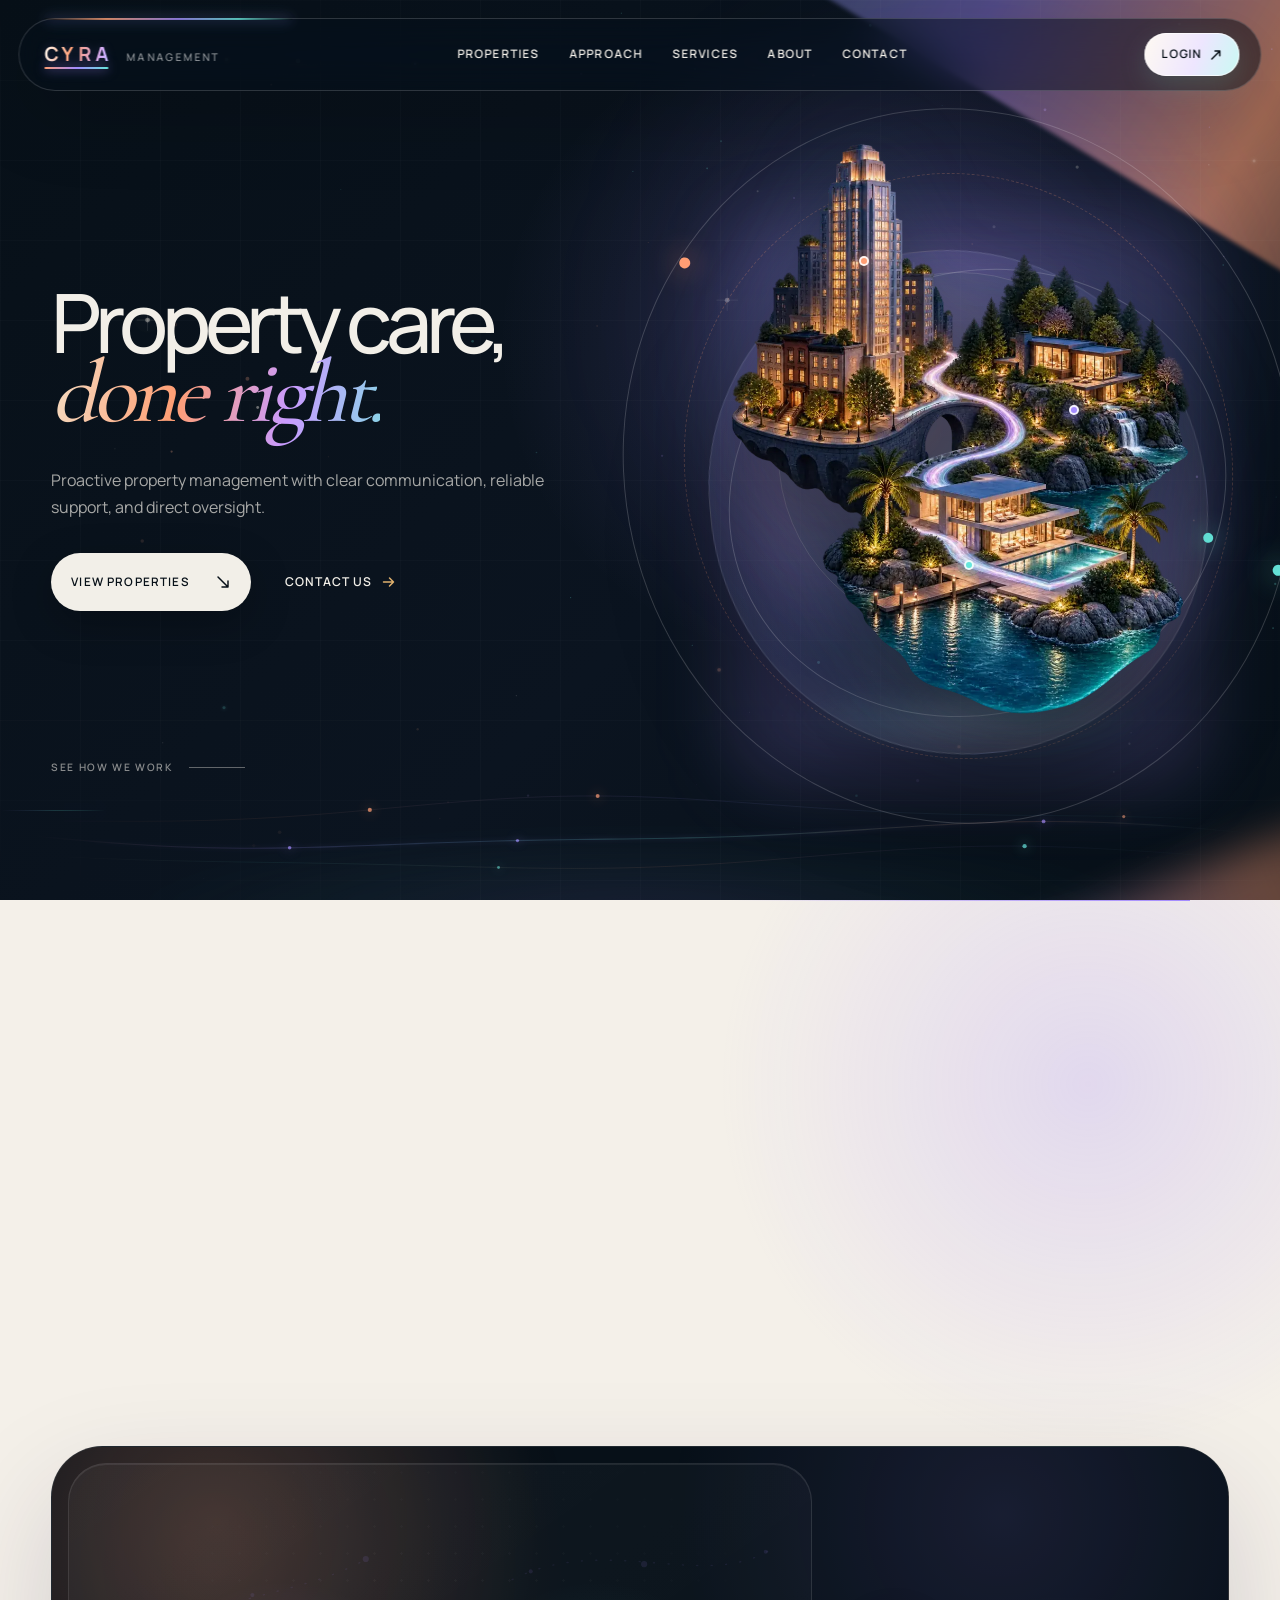
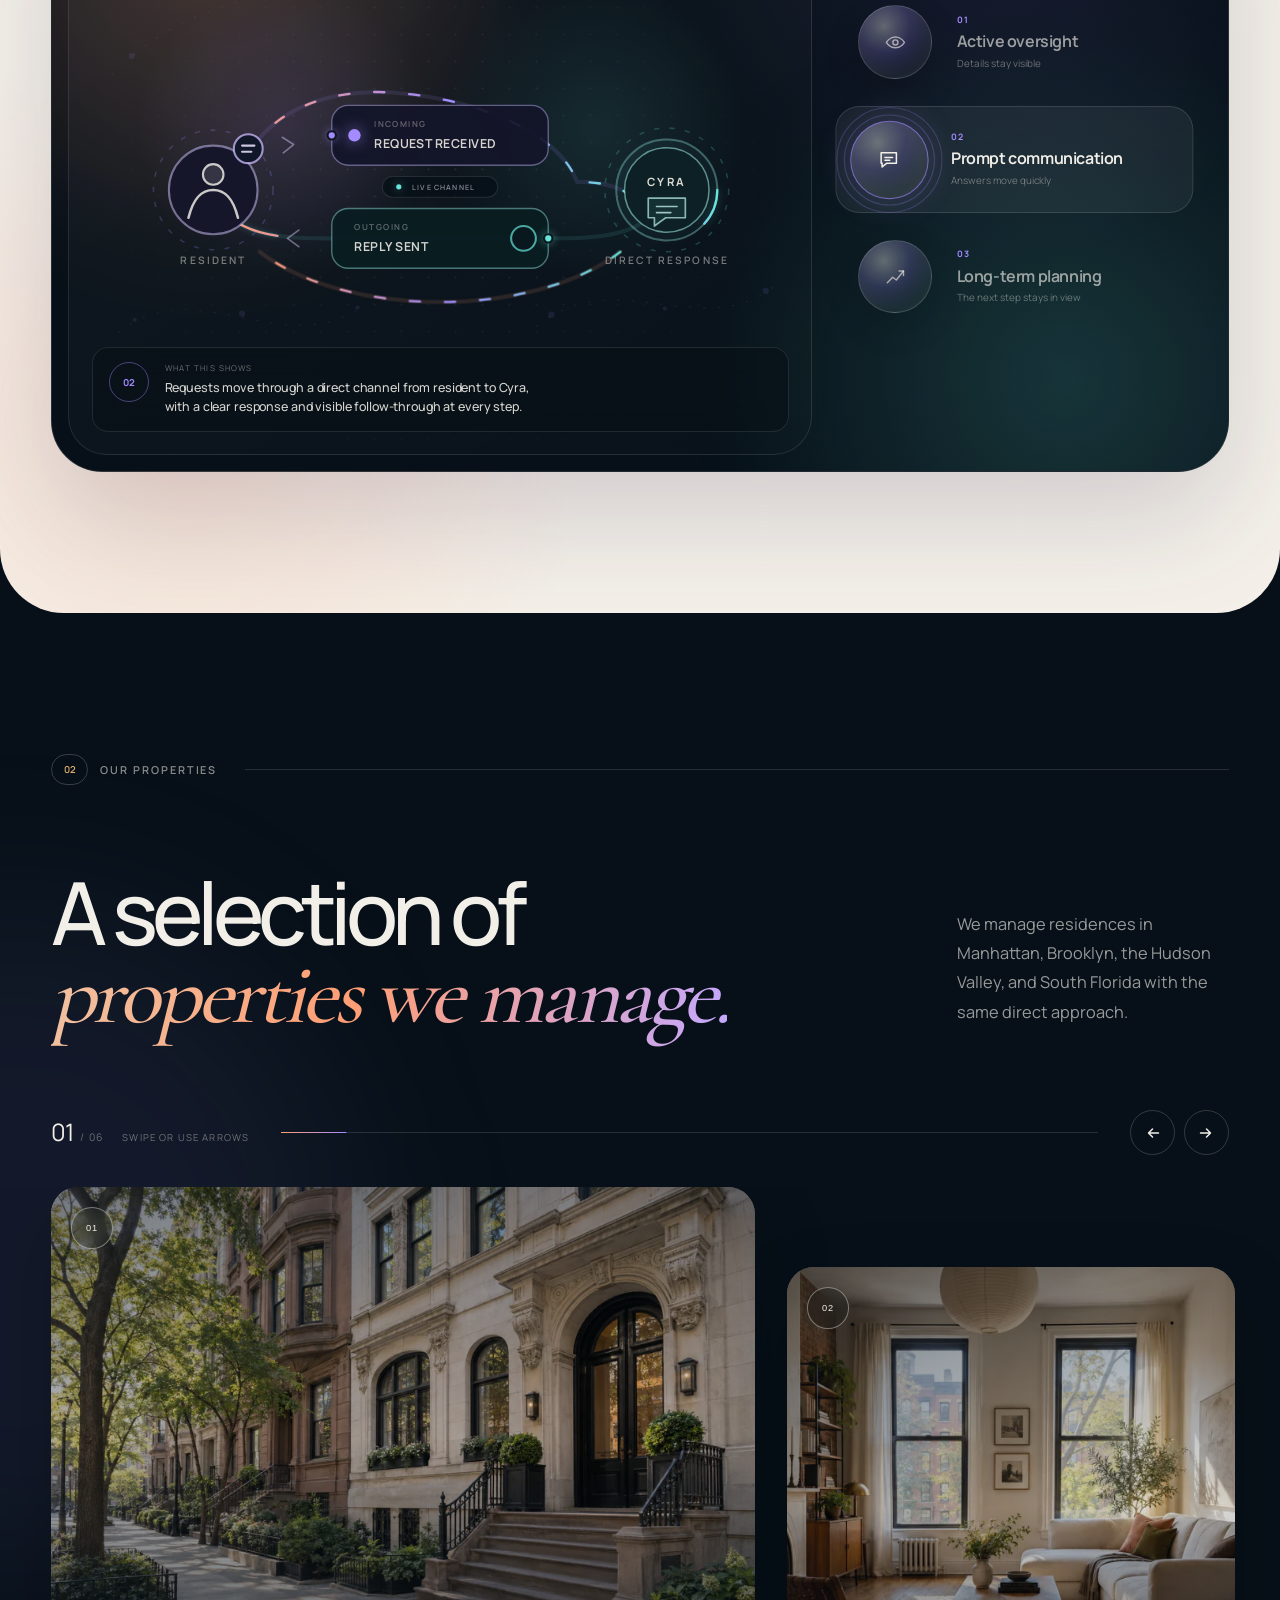
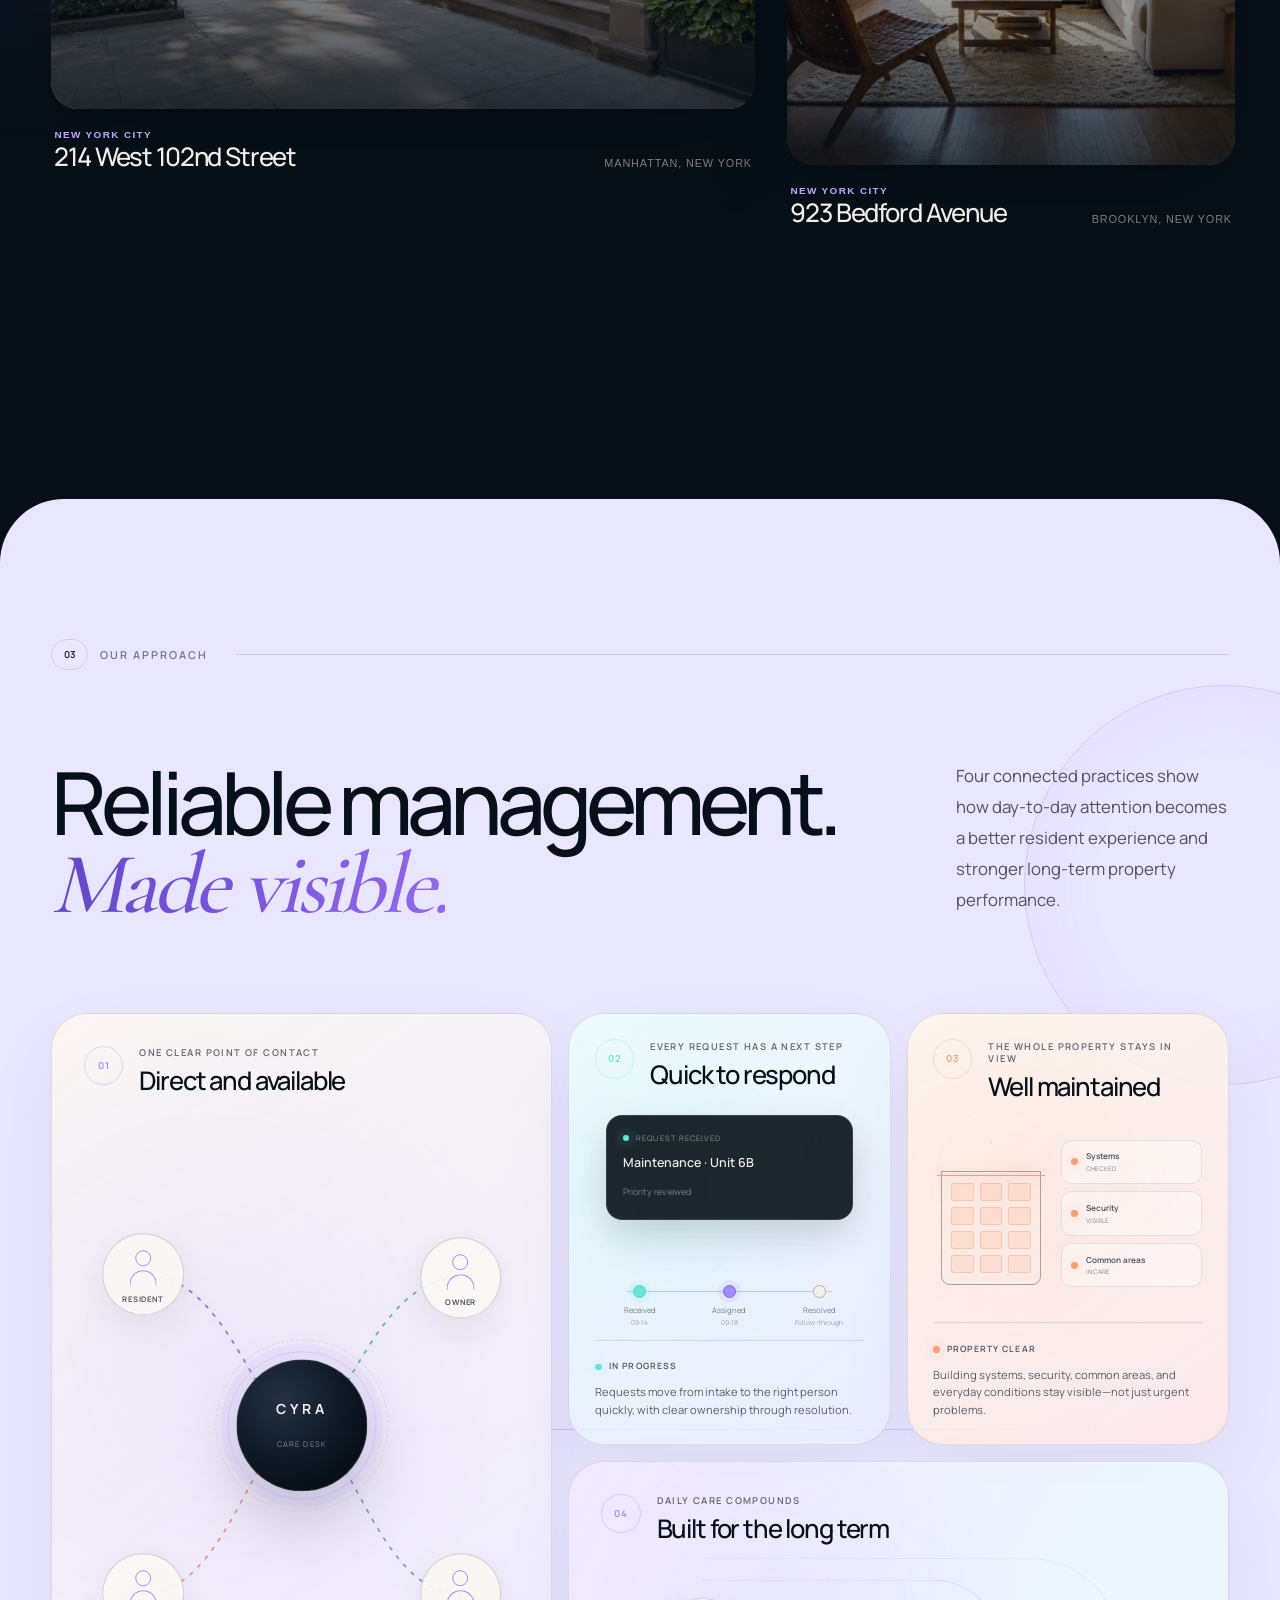
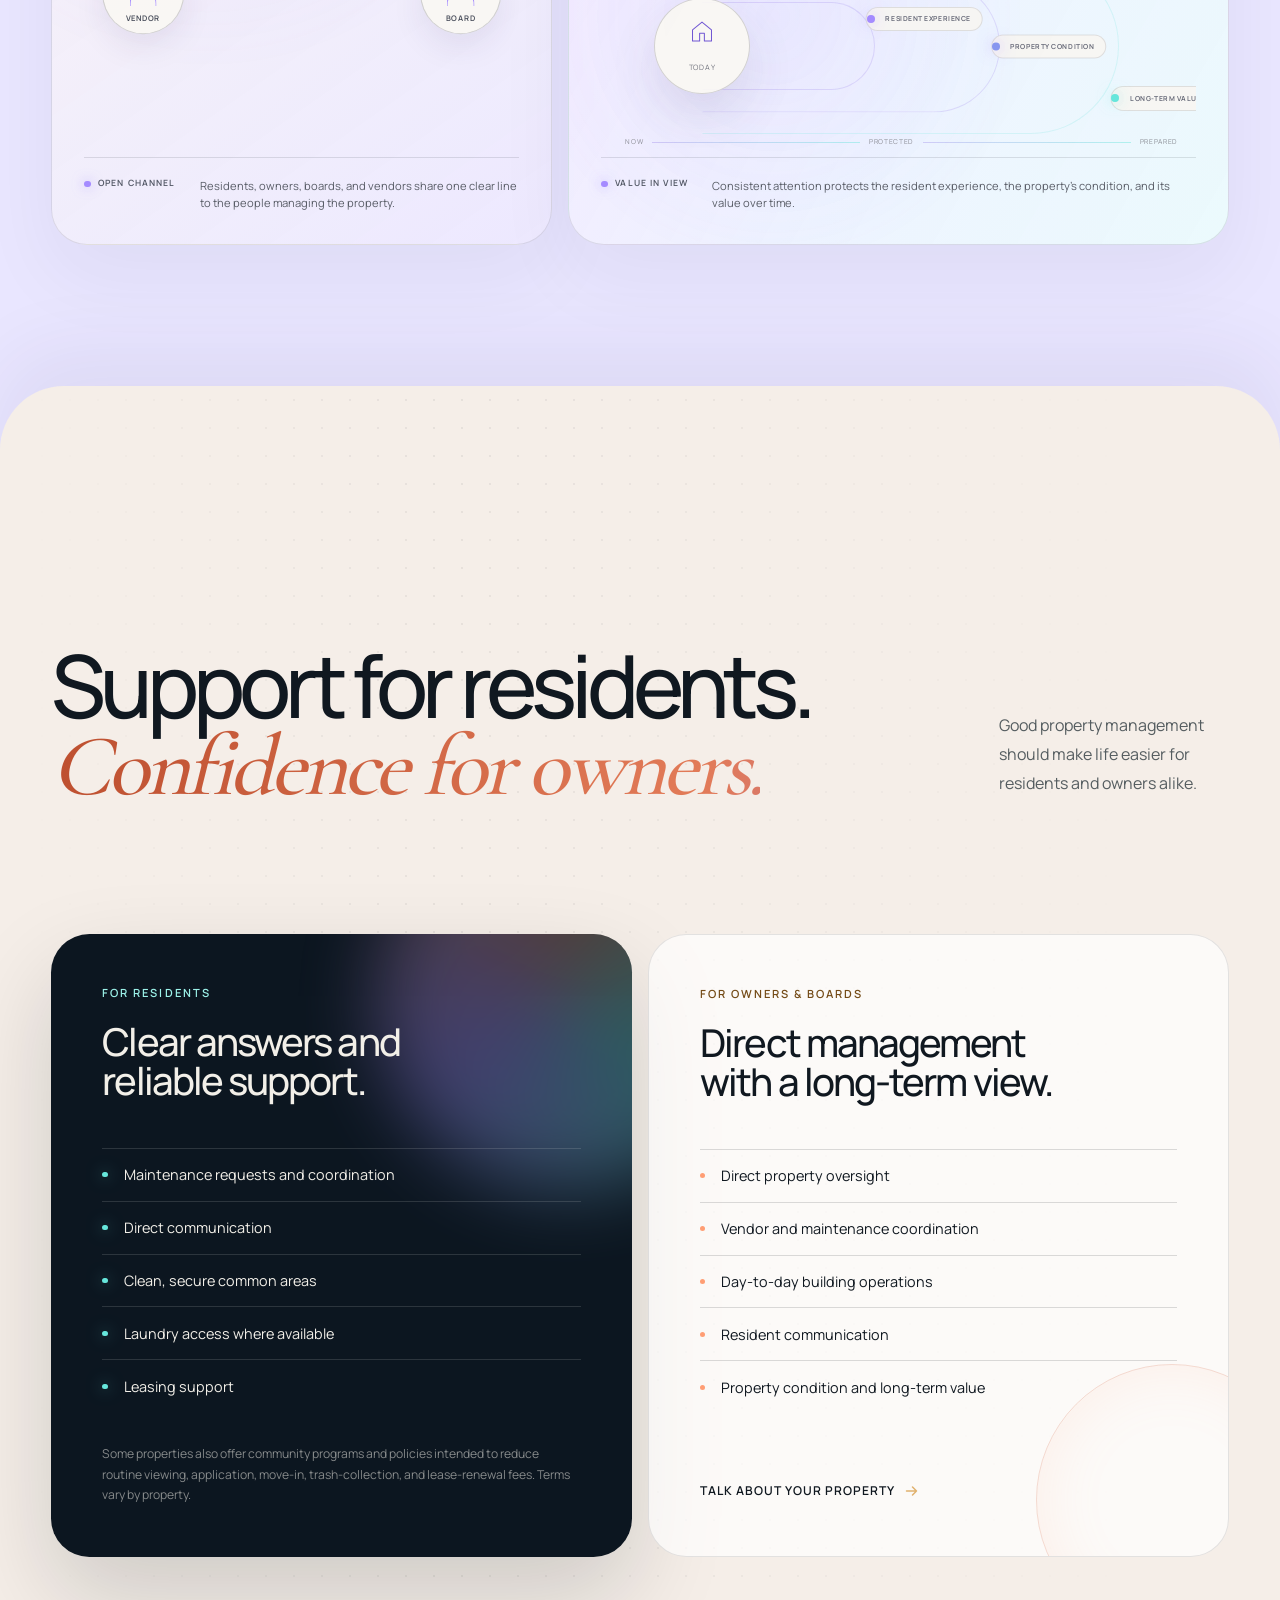
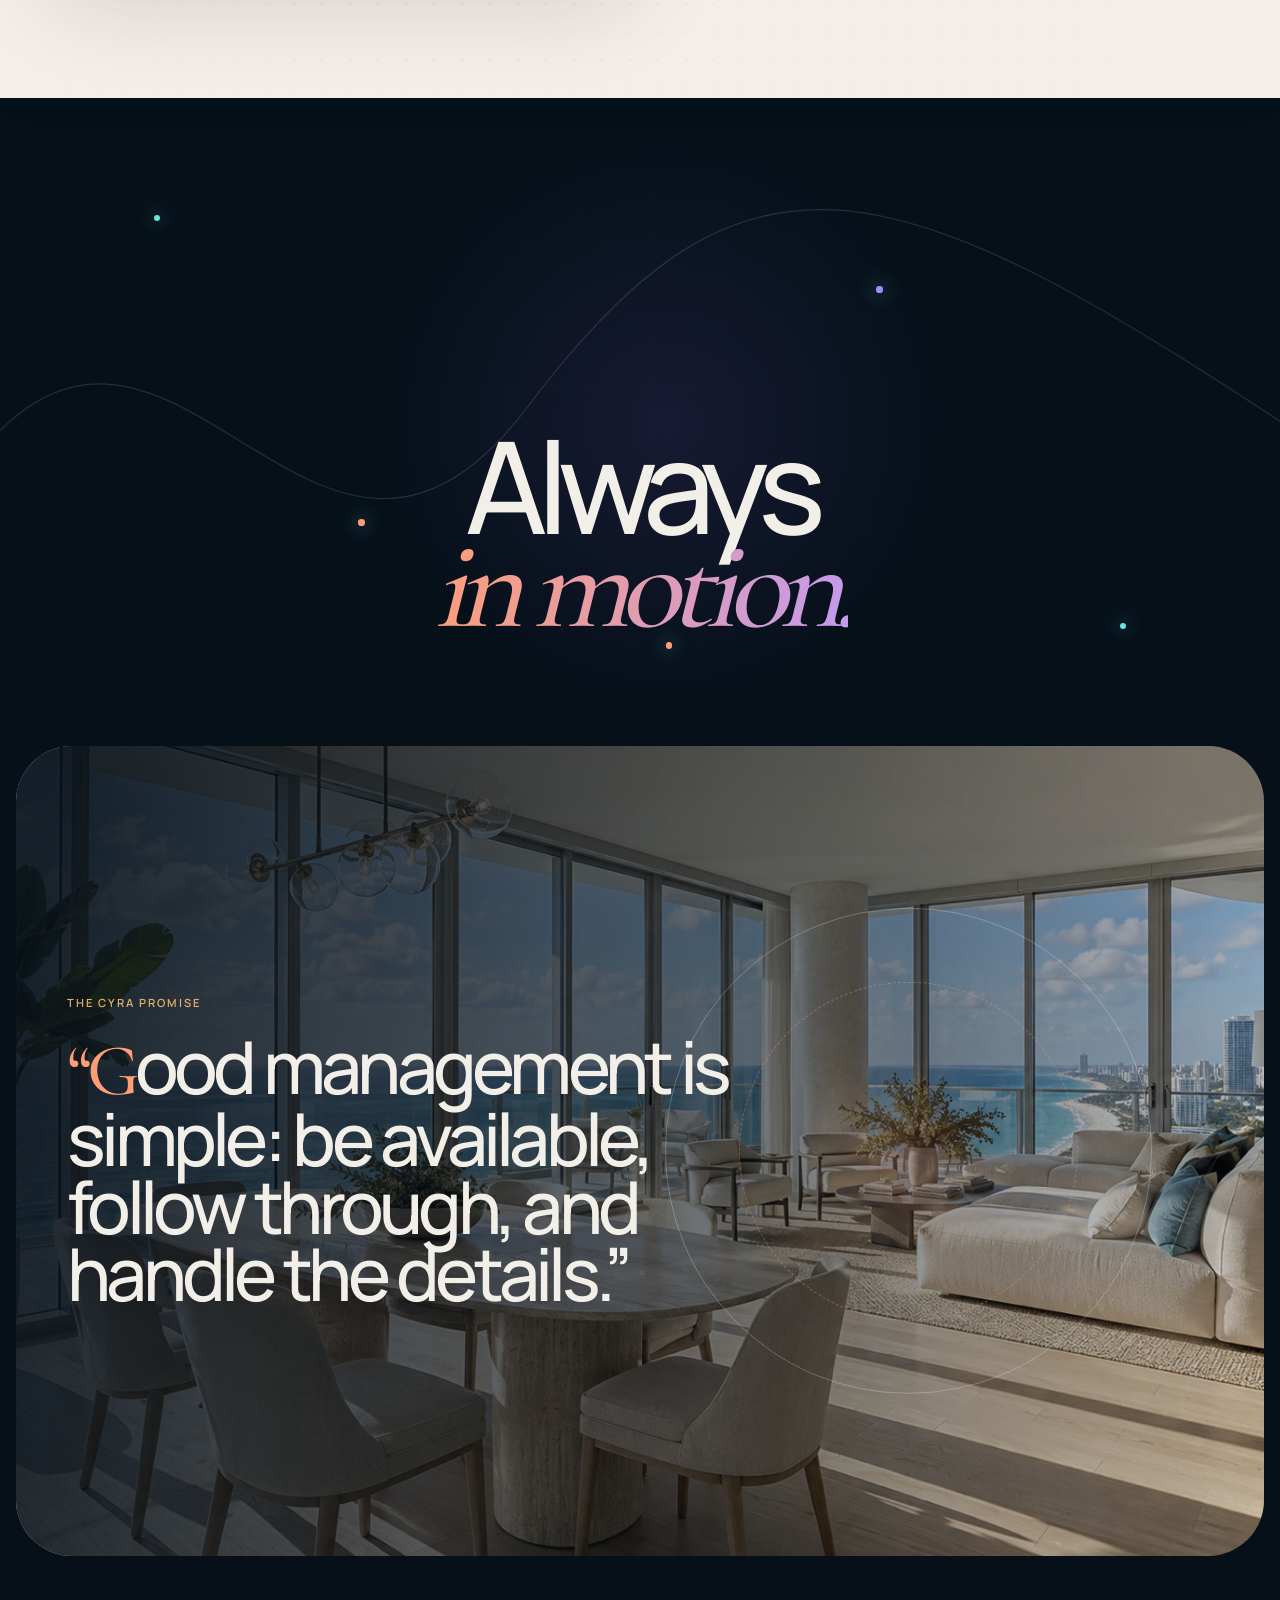
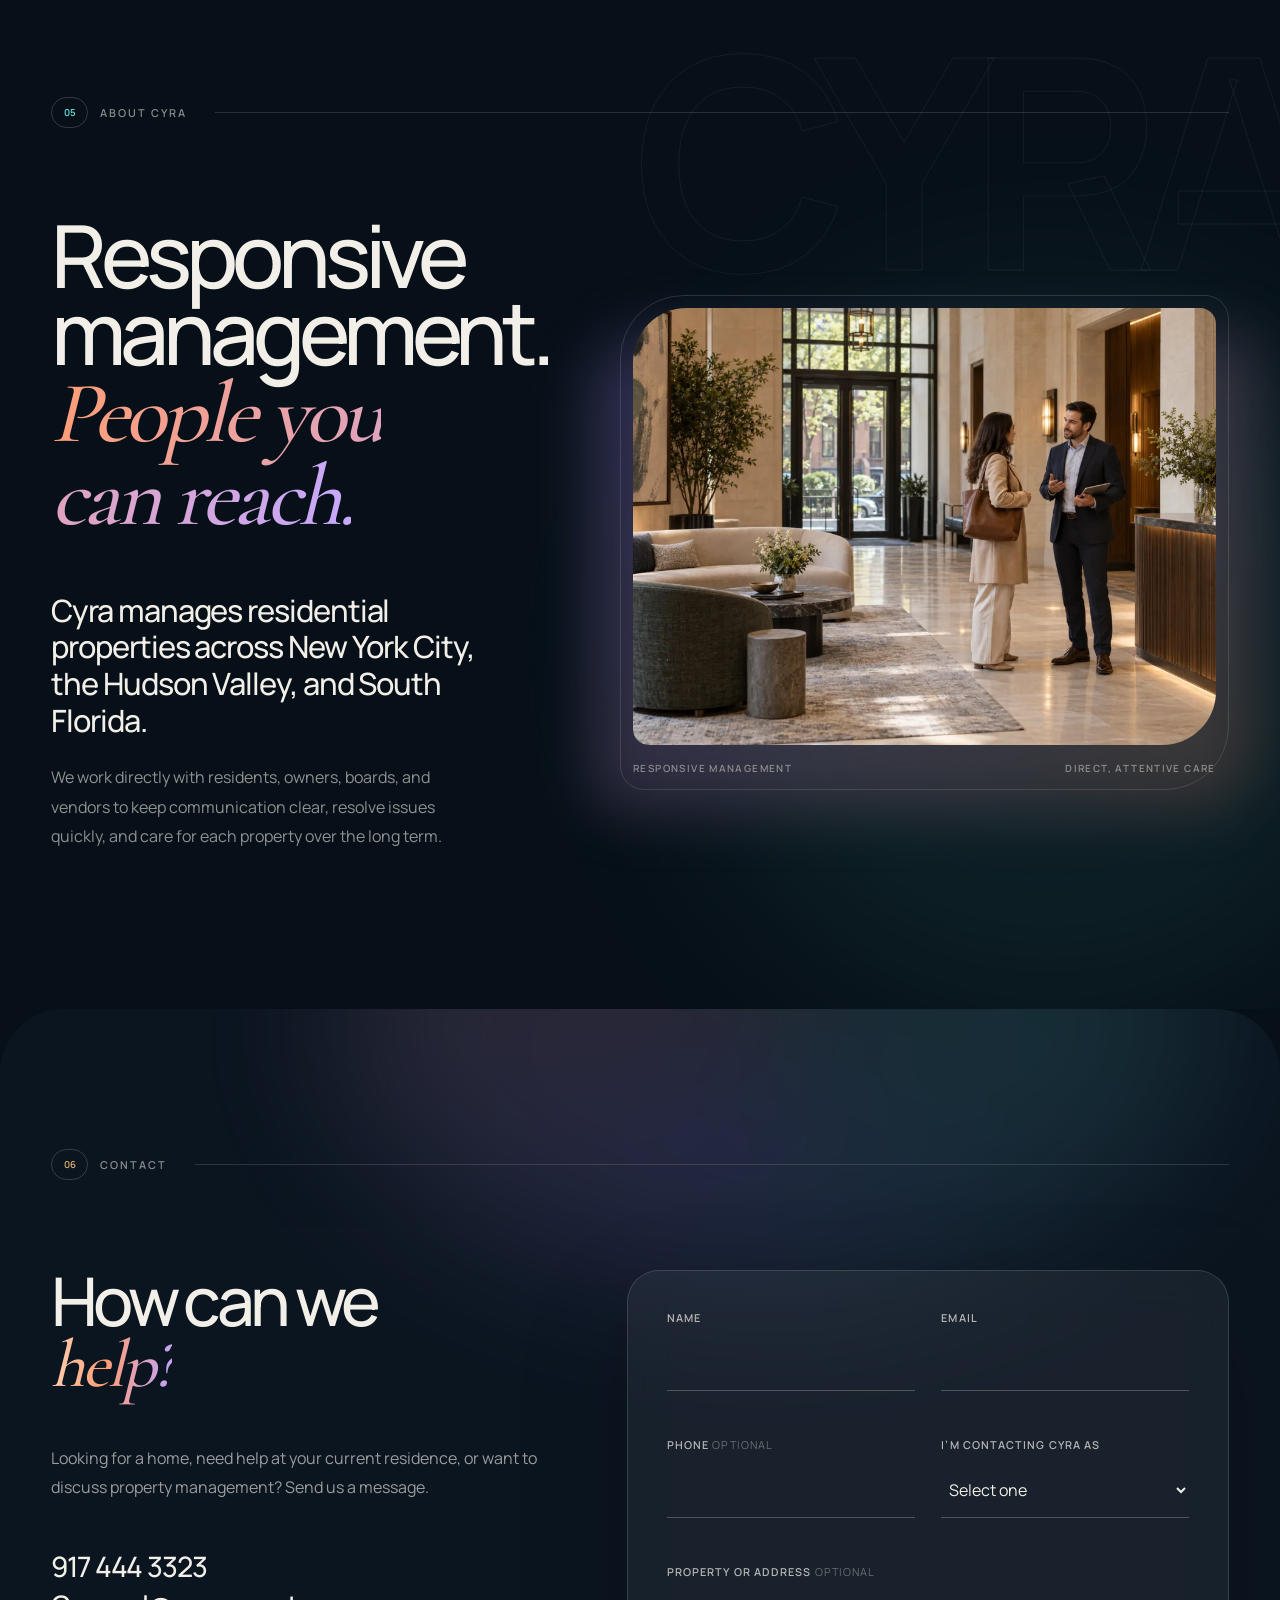
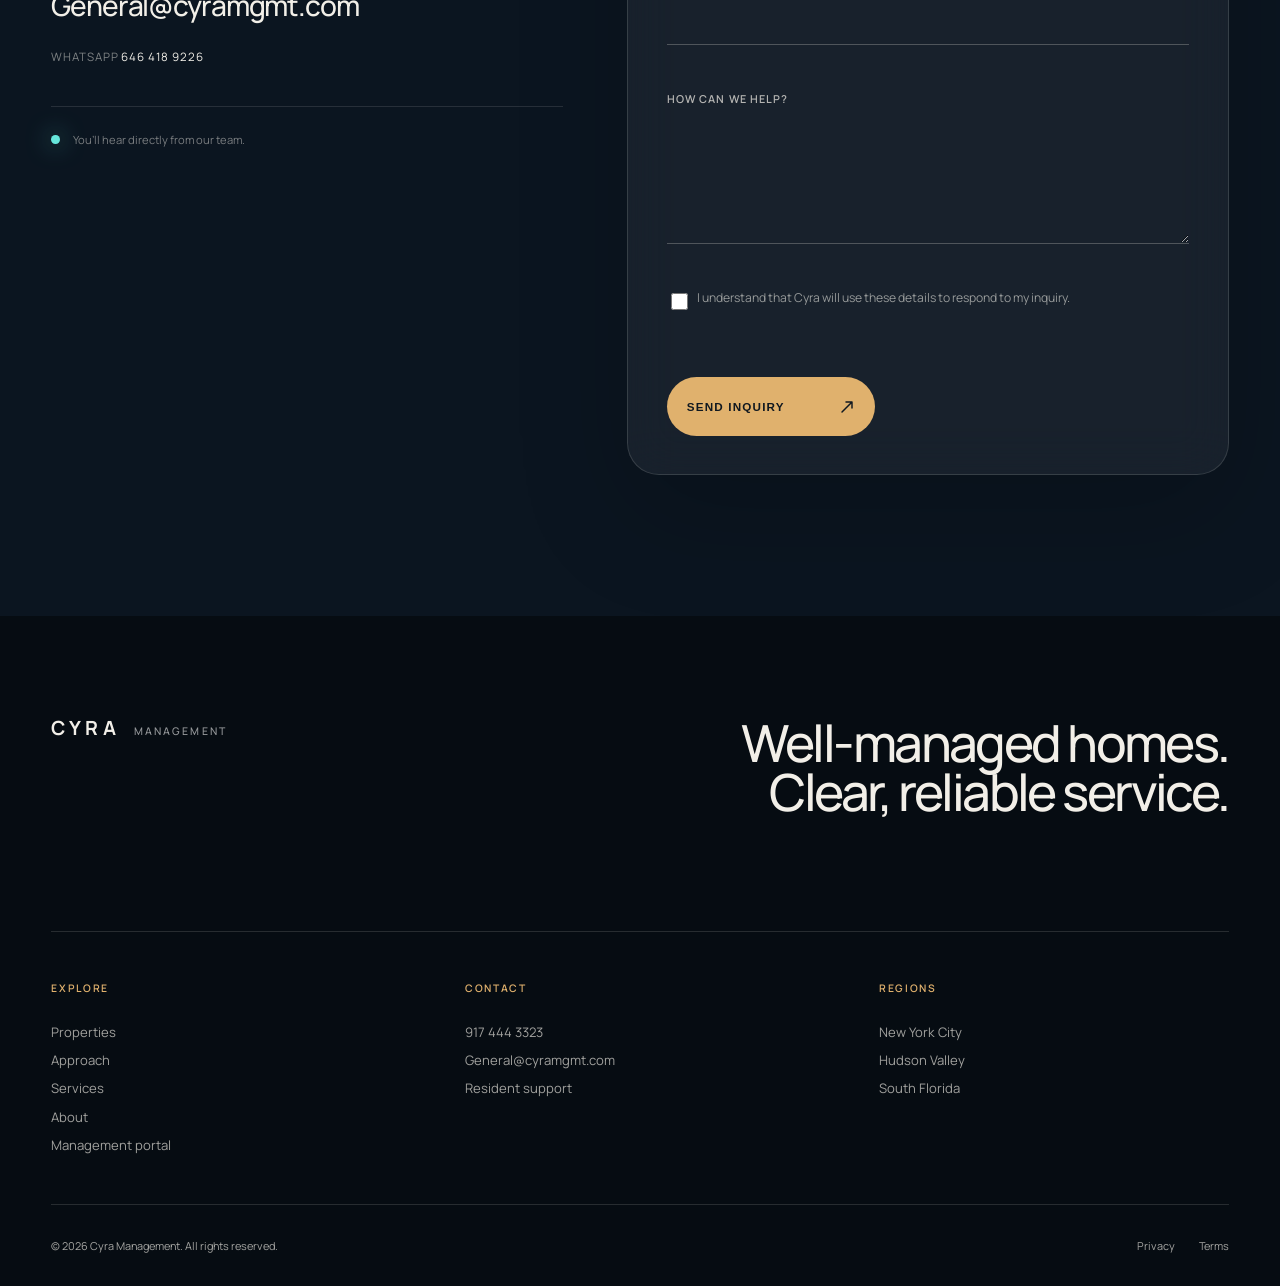
<file: index.html>
<!DOCTYPE html>
<html lang="en">
  <head>
    <meta charset="utf-8">
    <meta name="viewport" content="width=device-width, initial-scale=1">
    <title>Cyra Real Estate Property Management</title>
    <meta name="description" content="Responsive residential property management across New York City, the Hudson Valley, and South Florida.">
    <meta name="theme-color" content="#101820">
    <meta name="color-scheme" content="dark light">
    <meta name="robots" content="index, follow">
    <link rel="canonical" href="https://cyramgmt.com/">
    <meta property="og:type" content="website">
    <meta property="og:site_name" content="Cyra Management">
    <meta property="og:title" content="Cyra Real Estate Property Management">
    <meta property="og:description" content="Responsive residential property management across New York City, the Hudson Valley, and South Florida.">
    <meta property="og:url" content="https://cyramgmt.com/">
    <meta property="og:image" content="https://cyramgmt.com/og.png">
    <meta property="og:image:secure_url" content="https://cyramgmt.com/og.png">
    <meta property="og:image:type" content="image/png">
    <meta property="og:image:width" content="1200">
    <meta property="og:image:height" content="630">
    <meta property="og:image:alt" content="CYRA in colorful particles with the words Real Estate Property Management">
    <meta name="twitter:card" content="summary_large_image">
    <meta name="twitter:title" content="Cyra Real Estate Property Management">
    <meta name="twitter:description" content="Responsive residential property management across New York City, the Hudson Valley, and South Florida.">
    <meta name="twitter:image" content="https://cyramgmt.com/og.png">
    <meta name="twitter:image:alt" content="CYRA in colorful particles with the words Real Estate Property Management">
    <link rel="icon" href="./favicon.svg" type="image/svg+xml">
    <link rel="preload" href="./assets/fonts/cormorant-garamond-latin.woff2" as="font" type="font/woff2" crossorigin>
    <link rel="preload" href="./assets/fonts/manrope-latin.woff2" as="font" type="font/woff2" crossorigin>
    <link rel="preload" href="./assets/images/cyra-property-world-v2-640.webp" as="image" type="image/webp" imagesrcset="./assets/images/cyra-property-world-v2-640.webp 640w, ./assets/images/cyra-property-world-v2-900.webp 900w, ./assets/images/cyra-property-world-v2.webp 1122w" imagesizes="(max-width: 740px) 82vw, 53vw" fetchpriority="high">
    <script>
      (() => {
        try {
          const forceIntro = new URLSearchParams(location.search).has("intro");
          const isHomeEntry = !location.hash || location.hash === "#top";
          const reduceMotion = matchMedia("(prefers-reduced-motion: reduce)").matches;
          const lastIntro = Number(localStorage.getItem("cyra-intro-v8") || 0);
          const introIsFresh = Date.now() - lastIntro < 7 * 24 * 60 * 60 * 1000;
          if (isHomeEntry && !reduceMotion && (forceIntro || !introIsFresh)) {
            document.documentElement.classList.add("intro-pending");
            setTimeout(() => document.documentElement.classList.remove("intro-pending"), 6500);
          }
        } catch (error) {
          document.documentElement.classList.remove("intro-pending");
        }
      })();
    </script>
    <link rel="stylesheet" href="./assets/css/styles.css?v=20261002-23">
  </head>
  <body>
    <div class="site-intro" data-site-intro aria-hidden="true">
      <canvas class="site-intro__canvas" data-intro-canvas></canvas>
      <canvas class="site-intro__stardust" data-intro-stardust></canvas>
      <strong class="site-intro__fallback">CYRA</strong>
      <i class="site-intro__laser-flash"></i>
      <i class="site-intro__blast"></i>
    </div>

    <a class="skip-link" href="#main-content">Skip to content</a>
    <div class="page-progress" aria-hidden="true"><i data-page-progress></i></div>

    <header class="site-header" data-header>
      <a class="wordmark" href="#top" aria-label="Cyra Management home">
        <span class="wordmark__name">CYRA</span>
        <span class="wordmark__descriptor">Management</span>
      </a>

      <nav class="desktop-nav" aria-label="Primary navigation">
        <a href="#residences">Properties</a>
        <a href="#approach">Approach</a>
        <a href="#services">Services</a>
        <a href="#about">About</a>
        <a href="#contact">Contact</a>
      </nav>

      <div class="header-actions">
        <a class="header-cta" href="https://app.cyramgmt.com/" aria-label="Log in to the Cyra management portal"><span class="header-cta__desktop">Login</span><span class="header-cta__mobile">Login</span><svg class="icon icon--arrow-up-right" aria-hidden="true" viewBox="0 0 16 16"><path d="M3 13L13 3M7 3h6v6"/></svg></a>
        <button class="menu-toggle" type="button" aria-expanded="false" aria-controls="mobile-menu" aria-label="Open menu">
          <span></span><span></span>
        </button>
      </div>
    </header>

    <aside class="mobile-menu" id="mobile-menu" aria-label="Mobile navigation" inert>
      <div class="mobile-menu__top">
        <span class="wordmark__name">CYRA</span>
        <button class="mobile-menu__close" type="button" aria-label="Close menu"><span></span><span></span></button>
      </div>
      <nav aria-label="Mobile navigation">
        <a href="#residences"><span>01</span> Properties</a>
        <a href="#approach"><span>02</span> Approach</a>
        <a href="#services"><span>03</span> Services</a>
        <a href="#about"><span>04</span> About</a>
        <a href="#contact"><span>05</span> Contact</a>
      </nav>
      <div class="mobile-menu__footer">
        <div><a href="#contact" data-resident-support>Resident support <svg class="icon icon--arrow-right" aria-hidden="true" viewBox="0 0 16 16"><path d="M2.5 8h10M8.5 4l4 4-4 4"/></svg></a><a href="https://app.cyramgmt.com/">Management login <svg class="icon icon--arrow-up-right" aria-hidden="true" viewBox="0 0 16 16"><path d="M3 13L13 3M7 3h6v6"/></svg></a></div>
        <p>New York · Hudson Valley · South Florida</p>
      </div>
    </aside>

    <noscript>
      <nav class="noscript-nav" aria-label="Navigation without JavaScript">
        <a href="#residences">Properties</a><a href="#approach">Approach</a><a href="#services">Services</a><a href="#contact">Contact</a><a href="https://app.cyramgmt.com/">Login</a>
      </nav>
    </noscript>

    <main id="main-content">
      <section class="hero" id="top" aria-labelledby="hero-title" data-hero>
        <canvas class="hero__stardust" data-hero-stardust aria-hidden="true"></canvas>
        <div class="hero__stardust-glints" data-hero-glints aria-hidden="true"></div>
        <div class="hero__light-field" aria-hidden="true">
          <i class="hero__beam hero__beam--one"></i>
          <i class="hero__beam hero__beam--two"></i>
          <i class="hero__glow"></i>
          <i class="hero__grid"></i>
        </div>

        <div class="hero__copy">
          <h1 id="hero-title"><span>Property care,</span><span class="hero__accent"><em>done right.</em></span></h1>
          <p class="hero__intro">Proactive property management with clear communication, reliable support, and direct oversight.</p>
          <div class="hero__actions">
            <a class="button button--sun" href="#residences">View properties <svg class="icon icon--arrow-down-right" aria-hidden="true" viewBox="0 0 16 16"><path d="M3 3l10 10M7 13h6V7"/></svg></a>
            <a class="text-link" href="#contact">Contact us <svg class="icon icon--arrow-right" aria-hidden="true" viewBox="0 0 16 16"><path d="M2.5 8h10M8.5 4l4 4-4 4"/></svg></a>
          </div>
        </div>

        <div class="hero__stage" data-hero-stage>
          <div class="hero__orbit" aria-hidden="true"><span></span><span></span></div>
          <div class="hero-art" aria-hidden="true">
            <i class="hero-art__halo"></i>
            <i class="hero-art__route"></i>
            <div class="hero-art__scene">
              <img class="hero-art__image" src="./assets/images/cyra-property-world-v2-640.webp" srcset="./assets/images/cyra-property-world-v2-640.webp 640w, ./assets/images/cyra-property-world-v2-900.webp 900w, ./assets/images/cyra-property-world-v2.webp 1122w" sizes="(max-width: 740px) 82vw, 53vw" width="1122" height="1402" alt="" fetchpriority="high" decoding="async">
              <img class="hero-art__glow-image" src="./assets/images/cyra-property-world-v2-640.webp" srcset="./assets/images/cyra-property-world-v2-640.webp 640w, ./assets/images/cyra-property-world-v2-900.webp 900w, ./assets/images/cyra-property-world-v2.webp 1122w" sizes="(max-width: 740px) 82vw, 53vw" width="1122" height="1402" alt="" fetchpriority="low" decoding="async">
              <i class="hero-art__beacon hero-art__beacon--city"></i>
              <i class="hero-art__beacon hero-art__beacon--valley"></i>
              <i class="hero-art__beacon hero-art__beacon--south"></i>
            </div>
            <i class="hero-art__reflection"></i>
          </div>
        </div>

        <div class="hero__flow" aria-hidden="true">
          <canvas data-hero-flow></canvas>
          <i></i>
        </div>

        <a class="scroll-cue" href="#introduction" aria-label="Scroll to how we work">
          <span>See how we work</span><i aria-hidden="true"></i>
        </a>
      </section>

      <section class="brand-intro section" id="introduction" aria-labelledby="standard-title">
        <div class="section-label reveal"><span>01</span><p>How we work</p></div>
        <div class="brand-intro__body brand-intro__body--system">
          <div class="brand-intro__statement reveal">
            <div class="brand-intro__flow" aria-hidden="true"><span></span></div>
            <h2 class="display-heading" id="standard-title">Close to the work.<br><em>Clear at every step.</em></h2>
          </div>
          <p class="brand-intro__copy reveal">Questions, repairs, and long-term decisions stay connected from the first message to the final follow-through.</p>
        </div>
        <div class="work-system reveal" data-work-system data-work-mode="oversight">
          <div class="work-system__visual" aria-hidden="true">
            <div class="work-system__halo"><i></i><i></i></div>
            <svg class="work-system__illustration" viewBox="0 0 720 500">
              <defs>
                <linearGradient id="work-flow-gradient" x1="0" y1="0" x2="1" y2="0">
                  <stop offset="0" stop-color="#ff9e74"/>
                  <stop offset=".5" stop-color="#a48bff"/>
                  <stop offset="1" stop-color="#66e6db"/>
                </linearGradient>
              </defs>
              <g class="work-system__grid">
                <path d="M70 412H650M108 352H612M151 292H569"/>
                <path d="M188 92V430M274 70V430M360 52V430M446 70V430M532 92V430"/>
              </g>
              <g class="work-system__ambient-field">
                <path d="M42 168C126 82 214 100 292 54M430 76C520 30 618 88 682 46M48 418C126 358 208 448 286 392M454 412C530 350 616 430 686 372"/>
                <g class="work-system__ambient-dots">
                  <circle cx="61" cy="150" r="3"/><circle cx="178" cy="91" r="2"/><circle cx="288" cy="56" r="3"/>
                  <circle cx="448" cy="68" r="2"/><circle cx="558" cy="61" r="3"/><circle cx="676" cy="49" r="2"/>
                  <circle cx="64" cy="406" r="2"/><circle cx="168" cy="400" r="3"/><circle cx="280" cy="394" r="2"/>
                  <circle cx="468" cy="401" r="3"/><circle cx="578" cy="395" r="2"/><circle cx="676" cy="378" r="3"/>
                </g>
              </g>
              <g class="work-system__continuum">
                <path class="work-system__continuum-shadow work-system__oversight-return" d="M535 340C450 405 270 405 185 340"/>
                <path class="work-system__continuum-flow work-system__oversight-return" d="M535 340C450 405 270 405 185 340"/>
                <path class="work-system__continuum-shadow" data-work-continuum d="M185 340C150 210 230 125 360 122C490 125 570 210 535 340C535 340 535 340 535 340"/>
                <path class="work-system__continuum-flow" data-work-continuum d="M185 340C150 210 230 125 360 122C490 125 570 210 535 340C535 340 535 340 535 340"/>
              </g>
              <g class="work-system__property">
                <circle class="work-system__property-aura" cx="360" cy="260" r="106"/>
                <circle class="work-system__property-ring" cx="360" cy="260" r="84"/>
                <circle class="work-system__property-sweep" cx="360" cy="260" r="84"/>
                <circle class="work-system__property-disc" cx="360" cy="260" r="65"/>
                <path class="work-system__property-home" d="M326 256L360 228L394 256V296H370V269H350V296H326Z"/>
                <rect class="work-system__property-core" x="356" y="250" width="8" height="8" rx="2"/>
                <text class="work-system__scene-label work-system__property-label" x="360" y="319" text-anchor="middle">PROPERTY</text>
              </g>
              <g class="work-system__mode work-system__mode--oversight">
                <g class="work-system__status work-system__status--access" transform="translate(225 158)">
                  <circle class="work-system__status-pulse" r="32"/>
                  <circle class="work-system__status-disc" r="25"/>
                  <circle class="work-system__status-check" cx="18" cy="-18" r="7"/>
                  <path class="work-system__status-checkmark" d="M15 -18L18 -15L22 -21"/>
                  <circle class="work-system__status-icon" cx="-6" cy="0" r="5"/>
                  <path class="work-system__status-icon" d="M-1 0H11M6 0V5M11 0V4"/>
                  <text class="work-system__scene-label" x="0" y="48" text-anchor="middle">ACCESS</text>
                </g>
                <g class="work-system__status work-system__status--systems" transform="translate(495 158)">
                  <circle class="work-system__status-pulse" r="32"/>
                  <circle class="work-system__status-disc" r="25"/>
                  <circle class="work-system__status-check" cx="18" cy="-18" r="7"/>
                  <path class="work-system__status-checkmark" d="M15 -18L18 -15L22 -21"/>
                  <path class="work-system__status-icon work-system__status-icon--bolt" d="M3 -13L-9 3H0L-4 14L11 -5H2Z"/>
                  <text class="work-system__scene-label" x="0" y="48" text-anchor="middle">SYSTEMS</text>
                </g>
                <g class="work-system__status work-system__status--condition" transform="translate(185 340)">
                  <circle class="work-system__status-pulse" r="32"/>
                  <circle class="work-system__status-disc" r="25"/>
                  <circle class="work-system__status-check" cx="18" cy="-18" r="7"/>
                  <path class="work-system__status-checkmark" d="M15 -18L18 -15L22 -21"/>
                  <rect class="work-system__status-icon" x="-9" y="-11" width="18" height="22" rx="3"/>
                  <path class="work-system__status-icon" d="M-4 -11V-15H4V-11M-5 2L-1 6L6 -3"/>
                  <text class="work-system__scene-label" x="0" y="48" text-anchor="middle">CONDITION</text>
                </g>
                <g class="work-system__status work-system__status--upkeep" transform="translate(535 340)">
                  <circle class="work-system__status-pulse" r="32"/>
                  <circle class="work-system__status-disc" r="25"/>
                  <circle class="work-system__status-check" cx="18" cy="-18" r="7"/>
                  <path class="work-system__status-checkmark" d="M15 -18L18 -15L22 -21"/>
                  <path class="work-system__status-icon" d="M0 -14V14M-14 0H14M-9 -9L9 9M9 -9L-9 9"/>
                  <text class="work-system__scene-label" x="0" y="48" text-anchor="middle">UPKEEP</text>
                </g>
              </g>
              <g class="work-system__mode work-system__mode--communication">
                <g class="work-system__communication-return">
                  <path class="work-system__communication-return-shadow" d="M580 286C560 327 510 327 465 327C410 327 310 327 255 327C210 327 160 327 140 286"/>
                  <path class="work-system__communication-return-flow" d="M580 286C560 327 510 327 465 327C410 327 310 327 255 327C210 327 160 327 140 286"/>
                </g>
                <path class="work-system__communication-arrow work-system__communication-arrow--incoming" d="M207 229L218 236L208 244"/>
                <path class="work-system__communication-arrow work-system__communication-arrow--outgoing" d="M223 319L212 327L223 335"/>
                <g class="work-system__communication-stage work-system__communication-stage--resident">
                  <circle class="work-system__communication-aura" cx="140" cy="280" r="58"/>
                  <circle class="work-system__communication-disc" cx="140" cy="280" r="43"/>
                  <circle class="work-system__communication-head" cx="140" cy="265" r="10"/>
                  <path class="work-system__communication-body" d="M116 307C121 287 129 280 140 280S159 287 164 307"/>
                  <circle class="work-system__request-badge" cx="174" cy="240" r="14"/>
                  <path class="work-system__request-lines" d="M168 237H180M168 243H177"/>
                  <text class="work-system__scene-label" x="140" y="352" text-anchor="middle">RESIDENT</text>
                </g>
                <g class="work-system__conversation">
                  <g class="work-system__message work-system__message--incoming">
                    <rect x="255" y="198" width="210" height="58" rx="16"/>
                    <circle class="work-system__message-port work-system__message-port--incoming" cx="255" cy="227" r="4"/>
                    <circle class="work-system__message-signal" cx="277" cy="227" r="6"/>
                    <text class="work-system__message-kicker" x="296" y="219">INCOMING</text>
                    <text class="work-system__message-title" x="296" y="239">REQUEST RECEIVED</text>
                  </g>
                  <g class="work-system__channel-chip">
                    <rect x="304" y="267" width="112" height="20" rx="10"/>
                    <circle cx="320" cy="277" r="2.5"/>
                    <text x="333" y="280">LIVE CHANNEL</text>
                  </g>
                  <g class="work-system__message work-system__message--outgoing">
                    <rect x="255" y="298" width="210" height="58" rx="16"/>
                    <circle class="work-system__message-port work-system__message-port--outgoing" cx="465" cy="327" r="4"/>
                    <circle class="work-system__message-status" cx="441" cy="327" r="12"/>
                    <path class="work-system__message-check" pathLength="1" d="M435 327L440 332L448 321"/>
                    <text class="work-system__message-kicker" x="277" y="319">OUTGOING</text>
                    <text class="work-system__message-title" x="277" y="339">REPLY SENT</text>
                  </g>
                </g>
                <g class="work-system__communication-stage work-system__communication-stage--cyra">
                  <circle class="work-system__cyra-aura" cx="580" cy="280" r="60"/>
                  <circle class="work-system__cyra-ring" cx="580" cy="280" r="49"/>
                  <circle class="work-system__cyra-sweep" cx="580" cy="280" r="49"/>
                  <circle class="work-system__cyra-disc" cx="580" cy="280" r="41"/>
                  <text class="work-system__cyra-name" x="580" y="276" text-anchor="middle">CYRA</text>
                  <path class="work-system__cyra-reply" d="M562 288H598V307H579L568 315V307H562Z"/>
                  <path class="work-system__cyra-reply-lines" d="M570 296H590M570 302H584"/>
                  <text class="work-system__scene-label" x="580" y="352" text-anchor="middle">DIRECT RESPONSE</text>
                </g>
              </g>
              <g class="work-system__mode work-system__mode--planning">
                <g class="work-system__plan-stage work-system__plan-stage--home">
                  <circle class="work-system__plan-home-aura" cx="150" cy="335" r="63"/>
                  <rect class="work-system__plan-home-panel" x="98" y="286" width="104" height="94" rx="24"/>
                  <path class="work-system__plan-home" d="M121 326L150 303L179 326V355H160V337H140V355H121Z"/>
                  <circle class="work-system__plan-home-status" cx="181" cy="305" r="11"/>
                  <path class="work-system__plan-home-check" pathLength="1" d="M176 305L180 309L187 300"/>
                  <g class="work-system__plan-condition">
                    <circle cx="126" cy="365" r="2.5"/><circle cx="150" cy="365" r="2.5"/><circle cx="174" cy="365" r="2.5"/>
                  </g>
                  <text class="work-system__scene-label" x="150" y="407" text-anchor="middle">CURRENT HOME</text>
                </g>
                <g class="work-system__plan-stage work-system__plan-stage--planboard">
                  <rect class="work-system__plan-board" x="265" y="205" width="196" height="148" rx="24"/>
                  <circle class="work-system__plan-port work-system__plan-port--in" cx="265" cy="316" r="4"/>
                  <circle class="work-system__plan-port work-system__plan-port--out" cx="461" cy="230" r="4"/>
                  <g class="work-system__plan-header">
                    <rect x="286" y="223" width="25" height="23" rx="6"/>
                    <path d="M286 232H311M293 218V227M304 218V227"/>
                    <text x="322" y="238">CARE PLAN</text>
                  </g>
                  <g class="work-system__plan-duration">
                    <rect x="386" y="222" width="55" height="21" rx="10.5"/>
                    <text x="397" y="236">12 MONTHS</text>
                  </g>
                  <g class="work-system__plan-row work-system__plan-row--one">
                    <rect x="286" y="254" width="154" height="23" rx="7"/>
                    <text class="work-system__plan-row-index" x="298" y="269">01</text>
                    <text class="work-system__plan-row-label" x="321" y="269">CONDITION</text>
                    <circle class="work-system__plan-row-status" cx="426" cy="265.5" r="7"/>
                    <path class="work-system__plan-row-check" pathLength="1" d="M422 266L425 269L431 262"/>
                  </g>
                  <g class="work-system__plan-row work-system__plan-row--two">
                    <rect x="286" y="283" width="154" height="23" rx="7"/>
                    <text class="work-system__plan-row-index" x="298" y="298">02</text>
                    <text class="work-system__plan-row-label" x="321" y="298">PRIORITIES</text>
                    <circle class="work-system__plan-row-status" cx="426" cy="294.5" r="7"/>
                    <path class="work-system__plan-row-check" pathLength="1" d="M422 295L425 298L431 291"/>
                  </g>
                  <g class="work-system__plan-row work-system__plan-row--three">
                    <rect x="286" y="312" width="154" height="23" rx="7"/>
                    <text class="work-system__plan-row-index" x="298" y="327">03</text>
                    <text class="work-system__plan-row-label" x="321" y="327">SCHEDULE</text>
                    <circle class="work-system__plan-row-status" cx="426" cy="323.5" r="7"/>
                    <path class="work-system__plan-row-check" pathLength="1" d="M422 324L425 327L431 320"/>
                  </g>
                </g>
                <g class="work-system__plan-stage work-system__plan-stage--outcome">
                  <circle class="work-system__outcome-aura" cx="575" cy="155" r="66"/>
                  <circle class="work-system__outcome-ring" cx="575" cy="155" r="52"/>
                  <circle class="work-system__outcome-sweep" cx="575" cy="155" r="52"/>
                  <path class="work-system__outcome-shield" d="M575 116C589 124 600 124 600 124V150C600 171 589 183 575 190C561 183 550 171 550 150V124S561 124 575 116Z"/>
                  <path class="work-system__outcome-growth" pathLength="1" d="M560 165L570 155L578 161L591 143M583 143H591V151"/>
                  <circle class="work-system__outcome-core" cx="575" cy="155" r="3.5"/>
                  <g class="work-system__outcome-chip">
                    <rect x="540" y="199" width="70" height="18" rx="9"/>
                    <circle cx="551" cy="208" r="2.3"/>
                    <text x="560" y="211">ON TRACK</text>
                  </g>
                  <text class="work-system__scene-label" x="575" y="239" text-anchor="middle">VALUE PROTECTED</text>
                </g>
              </g>
              <g class="work-system__nodes">
                <g class="work-system__node work-system__node--one"><circle r="12"/><circle r="3.5"/></g>
                <g class="work-system__node work-system__node--two"><circle r="12"/><circle r="3.5"/></g>
                <g class="work-system__node work-system__node--three"><circle r="12"/><circle r="3.5"/></g>
                <g class="work-system__node work-system__node--four"><circle r="12"/><circle r="3.5"/></g>
                <g class="work-system__node work-system__node--five"><circle r="12"/><circle r="3.5"/></g>
              </g>
            </svg>
            <div class="work-system__readout">
              <span data-work-index>01</span>
              <p><small>What this shows</small><strong data-work-description>Access, building systems, condition, and upkeep stay connected in one clear view—so small details do not become larger problems.</strong></p>
            </div>
          </div>
          <div class="work-system__controls" role="group" aria-label="Explore how Cyra works">
            <button class="work-system__control is-active" type="button" data-work-button="oversight" data-work-index="01" data-work-title="Active oversight" data-work-description="Access, building systems, condition, and upkeep stay connected in one clear view—so small details do not become larger problems." aria-pressed="true">
              <span class="work-system__orb" aria-hidden="true"><i></i><svg viewBox="0 0 32 32"><path d="M6 16s3.5-6 10-6 10 6 10 6-3.5 6-10 6S6 16 6 16Z"/><circle cx="16" cy="16" r="2.8"/></svg></span>
              <span class="work-system__control-copy"><small>01</small><strong>Active oversight</strong><em>Details stay visible</em></span>
            </button>
            <button class="work-system__control" type="button" data-work-button="communication" data-work-index="02" data-work-title="Prompt communication" data-work-description="Requests move through a direct channel from resident to Cyra, with a clear response and visible follow-through at every step." aria-pressed="false">
              <span class="work-system__orb" aria-hidden="true"><i></i><svg viewBox="0 0 32 32"><path d="M8 9h16v11H14l-5 4v-4H8Z"/><path d="M12 14h8M12 17h5"/></svg></span>
              <span class="work-system__control-copy"><small>02</small><strong>Prompt communication</strong><em>Answers move quickly</em></span>
            </button>
            <button class="work-system__control" type="button" data-work-button="planning" data-work-index="03" data-work-title="Long-term planning" data-work-description="Current conditions become a practical care plan, connecting priorities and schedules to the long-term value of the property." aria-pressed="false">
              <span class="work-system__orb" aria-hidden="true"><i></i><svg viewBox="0 0 32 32"><path d="M7 23 13 17l4 3 8-10"/><path d="M20 10h5v5"/></svg></span>
              <span class="work-system__control-copy"><small>03</small><strong>Long-term planning</strong><em>The next step stays in view</em></span>
            </button>
          </div>
        </div>
      </section>

      <section class="residences section" id="residences" aria-labelledby="residences-title">
        <div class="section-label section-label--dark reveal"><span>02</span><p>Our properties</p></div>
        <div class="section-heading-row reveal">
          <h2 class="display-heading" id="residences-title">A selection of<br><em>properties we manage.</em></h2>
          <p>We manage residences in Manhattan, Brooklyn, the Hudson Valley, and South Florida with the same direct approach.</p>
        </div>
        <div class="residence-controls reveal" role="group" aria-label="Property carousel controls">
          <p><span data-residence-current>01</span> / 06 <small>Swipe or use arrows</small></p>
          <div class="residence-progress" aria-hidden="true"><i data-residence-progress></i></div>
          <div>
            <button type="button" data-residence-prev aria-label="Previous properties"><svg class="icon icon--arrow-left" aria-hidden="true" viewBox="0 0 16 16"><path d="M13.5 8h-10M7.5 4l-4 4 4 4"/></svg></button>
            <button type="button" data-residence-next aria-label="Next properties"><svg class="icon icon--arrow-right" aria-hidden="true" viewBox="0 0 16 16"><path d="M2.5 8h10M8.5 4l4 4-4 4"/></svg></button>
          </div>
        </div>
        <div class="residence-grid" id="residence-grid"></div>
        <noscript>
          <div class="residence-fallback">
            <p>Properties include 214 West 102nd Street, 170 West 74th Street, 923 Bedford Avenue, 400 Whitfield Road, 1830 South Ocean Drive, and 1881 Washington Avenue.</p>
          </div>
        </noscript>
        <p class="inventory-note reveal">These temporary AI-generated images may not depict the exact properties. They do not indicate current availability.</p>
      </section>

      <section class="approach section" id="approach" aria-labelledby="approach-title">
        <div class="section-label reveal"><span>03</span><p>Our approach</p></div>
        <div class="approach__intro reveal">
          <h2 class="display-heading" id="approach-title">Reliable management.<br><em>Made visible.</em></h2>
          <p>Four connected practices show how day-to-day attention becomes a better resident experience and stronger long-term property performance.</p>
        </div>
        <div class="approach-mosaic" aria-label="How Cyra manages properties">
          <article class="approach-story approach-story--direct reveal" tabindex="0" aria-labelledby="approach-direct-title">
            <header class="approach-story__header">
              <span class="approach-story__number">01</span>
              <div>
                <p>One clear point of contact</p>
                <h3 id="approach-direct-title">Direct and available</h3>
              </div>
            </header>
            <div class="approach-network" aria-hidden="true">
              <svg viewBox="0 0 520 350" preserveAspectRatio="none">
                <path d="M260 175 C205 175 175 90 70 90" />
                <path d="M260 175 C315 175 345 92 450 92" />
                <path d="M260 175 C205 175 172 270 70 270" />
                <path d="M260 175 C315 175 350 270 450 270" />
              </svg>
              <span class="approach-network__node approach-network__node--resident"><i></i><b>Resident</b></span>
              <span class="approach-network__node approach-network__node--owner"><i></i><b>Owner</b></span>
              <span class="approach-network__node approach-network__node--vendor"><i></i><b>Vendor</b></span>
              <span class="approach-network__node approach-network__node--board"><i></i><b>Board</b></span>
              <span class="approach-network__hub"><b>CYRA</b><small>Care desk</small></span>
            </div>
            <footer class="approach-story__footer">
              <span><i></i> Open channel</span>
              <p>Residents, owners, boards, and vendors share one clear line to the people managing the property.</p>
            </footer>
          </article>

          <article class="approach-story approach-story--response reveal" tabindex="0" aria-labelledby="approach-response-title">
            <header class="approach-story__header">
              <span class="approach-story__number">02</span>
              <div>
                <p>Every request has a next step</p>
                <h3 id="approach-response-title">Quick to respond</h3>
              </div>
            </header>
            <div class="approach-response" aria-hidden="true">
              <div class="approach-response__ticket">
                <span><i></i> Request received</span>
                <strong>Maintenance · Unit 6B</strong>
                <small>Priority reviewed</small>
              </div>
              <ol class="approach-response__route">
                <li class="is-complete"><i></i><span>Received<small>09:14</small></span></li>
                <li class="is-current"><i></i><span>Assigned<small>09:18</small></span></li>
                <li><i></i><span>Resolved<small>Follow-through</small></span></li>
              </ol>
              <span class="approach-response__pulse"></span>
            </div>
            <footer class="approach-story__footer">
              <span><i></i> In progress</span>
              <p>Requests move from intake to the right person quickly, with clear ownership through resolution.</p>
            </footer>
          </article>

          <article class="approach-story approach-story--maintained reveal" tabindex="0" aria-labelledby="approach-maintained-title">
            <header class="approach-story__header">
              <span class="approach-story__number">03</span>
              <div>
                <p>The whole property stays in view</p>
                <h3 id="approach-maintained-title">Well maintained</h3>
              </div>
            </header>
            <div class="approach-property" aria-hidden="true">
              <div class="approach-property__building">
                <span class="approach-property__roof"></span>
                <div class="approach-property__floors">
                  <span><i></i><i></i><i></i></span>
                  <span><i></i><i></i><i></i></span>
                  <span><i></i><i></i><i></i></span>
                  <span><i></i><i></i><i></i></span>
                </div>
                <span class="approach-property__scan"></span>
              </div>
              <ul class="approach-property__status">
                <li><i></i><span>Systems<small>Checked</small></span></li>
                <li><i></i><span>Security<small>Visible</small></span></li>
                <li><i></i><span>Common areas<small>In care</small></span></li>
              </ul>
            </div>
            <footer class="approach-story__footer">
              <span><i></i> Property clear</span>
              <p>Building systems, security, common areas, and everyday conditions stay visible—not just urgent problems.</p>
            </footer>
          </article>

          <article class="approach-story approach-story--longterm reveal" tabindex="0" aria-labelledby="approach-longterm-title">
            <header class="approach-story__header">
              <span class="approach-story__number">04</span>
              <div>
                <p>Daily care compounds</p>
                <h3 id="approach-longterm-title">Built for the long term</h3>
              </div>
            </header>
            <div class="approach-value" aria-hidden="true">
              <div class="approach-value__core">
                <svg viewBox="0 0 54 54"><path d="M11 25 27 12l16 13v19H31V31h-8v13H11z"/></svg>
                <span>Today</span>
              </div>
              <span class="approach-value__ring approach-value__ring--one"><b>Resident experience</b><i></i></span>
              <span class="approach-value__ring approach-value__ring--two"><b>Property condition</b><i></i></span>
              <span class="approach-value__ring approach-value__ring--three"><b>Long-term value</b><i></i></span>
              <div class="approach-value__horizon">
                <span>Now</span><i></i><span>Protected</span><i></i><span>Prepared</span>
              </div>
            </div>
            <footer class="approach-story__footer">
              <span><i></i> Value in view</span>
              <p>Consistent attention protects the resident experience, the property’s condition, and its value over time.</p>
            </footer>
          </article>
        </div>
      </section>

      <section class="services section" id="services" aria-labelledby="services-title">
        <div class="section-label reveal"><span>04</span><p>Services</p></div>
        <div class="services__header reveal">
          <h2 class="display-heading" id="services-title">Support for residents.<br><em>Confidence for owners.</em></h2>
          <p>Good property management should make life easier for residents and owners alike.</p>
        </div>
        <div class="service-columns">
          <article class="service-column reveal">
            <p class="eyebrow">For residents</p>
            <h3>Clear answers and reliable support.</h3>
            <ul>
              <li>Maintenance requests and coordination</li>
              <li>Direct communication</li>
              <li>Clean, secure common areas</li>
              <li>Laundry access where available</li>
              <li>Leasing support</li>
            </ul>
            <p class="service-note">Some properties also offer community programs and policies intended to reduce routine viewing, application, move-in, trash-collection, and lease-renewal fees. Terms vary by property.</p>
          </article>
          <article class="service-column service-column--owners reveal">
            <p class="eyebrow">For owners &amp; boards</p>
            <h3>Direct management with a long-term view.</h3>
            <ul>
              <li>Direct property oversight</li>
              <li>Vendor and maintenance coordination</li>
              <li>Day-to-day building operations</li>
              <li>Resident communication</li>
              <li>Property condition and long-term value</li>
            </ul>
            <a class="text-link text-link--ink" href="#contact">Talk about your property <svg class="icon icon--arrow-right" aria-hidden="true" viewBox="0 0 16 16"><path d="M2.5 8h10M8.5 4l4 4-4 4"/></svg></a>
          </article>
        </div>
      </section>

      <section class="signal-break" aria-labelledby="signal-break-title">
        <svg viewBox="0 0 1440 620" preserveAspectRatio="none" aria-hidden="true">
          <defs>
            <linearGradient id="signal-break-gradient-main" x1="0" x2="1">
              <stop offset="0" stop-color="#ff9e74"/>
              <stop offset=".5" stop-color="#a48bff"/>
              <stop offset="1" stop-color="#66e6db"/>
            </linearGradient>
          </defs>
          <path class="signal-break__echo" d="M-40 358 C190 90 350 570 594 295 S1000 58 1480 332"/>
          <path class="signal-break__line" d="M-40 358 C190 90 350 570 594 295 S1000 58 1480 332" pathLength="1"/>
          <path class="signal-break__pulse" d="M-40 358 C190 90 350 570 594 295 S1000 58 1480 332" pathLength="1000"/>
        </svg>
        <div class="signal-break__particles" aria-hidden="true"><i></i><i></i><i></i><i></i><i></i></div>
        <div class="signal-break__copy reveal">
          <h2 id="signal-break-title">Always<br><em>in motion.</em></h2>
        </div>
      </section>

      <section class="promise" aria-label="Our service promise">
        <img src="./assets/images/residence-1830-south-ocean-ai-640.webp" srcset="./assets/images/residence-1830-south-ocean-ai-640.webp 640w, ./assets/images/residence-1830-south-ocean-ai-900.webp 900w, ./assets/images/residence-1830-south-ocean-ai.webp 1448w" sizes="100vw" width="1448" height="1086" alt="AI-generated visualization of a sunlit South Florida residence with panoramic ocean views" loading="lazy" decoding="async">
        <div class="promise__overlay"></div>
        <div class="promise__halo" aria-hidden="true"><i></i><i></i></div>
        <div class="promise__content reveal">
          <p class="eyebrow">The Cyra promise</p>
          <blockquote>“Good management is simple: be available, follow through, and handle the details.”</blockquote>
        </div>
      </section>

      <section class="about section" id="about" aria-labelledby="about-title">
        <div class="about__monogram" aria-hidden="true">CYRA</div>
        <div class="section-label reveal"><span>05</span><p>About Cyra</p></div>
        <div class="about__grid">
          <div class="about__copy reveal">
            <h2 class="display-heading" id="about-title">Responsive management.<br><em>People you can reach.</em></h2>
            <p class="about__lead">Cyra manages residential properties across New York City, the Hudson Valley, and South Florida.</p>
            <p>We work directly with residents, owners, boards, and vendors to keep communication clear, resolve issues quickly, and care for each property over the long term.</p>
          </div>
          <figure class="about__image reveal">
            <img src="./assets/images/about-responsive-management-ai-640.webp" srcset="./assets/images/about-responsive-management-ai-640.webp 640w, ./assets/images/about-responsive-management-ai-960.webp 960w, ./assets/images/about-responsive-management-ai.webp 1448w" sizes="(max-width: 760px) calc(100vw - 2rem), 52vw" width="1448" height="1086" alt="AI-generated editorial scene of a property manager speaking with a resident in a welcoming residential lobby" loading="lazy" decoding="async">
            <figcaption><span>Responsive management</span><span>Direct, attentive care</span></figcaption>
          </figure>
        </div>
      </section>

      <section class="contact section" id="contact" aria-labelledby="contact-title">
        <div class="section-label reveal"><span>06</span><p>Contact</p></div>
        <div class="contact__grid">
          <div class="contact__intro reveal">
            <h2 class="display-heading" id="contact-title">How can we<br><em>help?</em></h2>
            <p>Looking for a home, need help at your current residence, or want to discuss property management? Send us a message.</p>
            <div class="contact-methods">
              <a data-contact-phone href="tel:+19174443323">917&nbsp;444&nbsp;3323</a>
              <a data-contact-email href="mailto:General@cyramgmt.com">General@cyramgmt.com</a>
              <p>WhatsApp <a data-contact-whatsapp href="https://wa.me/16464189226">646 418 9226</a></p>
            </div>
            <div class="contact-pulse"><span aria-hidden="true"></span><p>You’ll hear directly from our team.</p></div>
          </div>

          <div class="contact__form-wrap reveal">
            <noscript><p class="noscript-form-message">JavaScript is required for the inquiry form. Please email <a href="mailto:General@cyramgmt.com">General@cyramgmt.com</a>.</p></noscript>
            <form class="contact-form" id="contact-form" method="post" action="https://formspree.io/f/mjvjordw">
              <input type="hidden" name="_subject" value="New Cyra Management website inquiry">
              <div class="honeypot" aria-hidden="true">
                <label for="company-website">Leave this field empty</label>
                <input id="company-website" name="_gotcha" type="text" tabindex="-1" autocomplete="off">
              </div>
              <div class="form-row form-row--split">
                <div class="field">
                  <label for="name">Name</label>
                  <input id="name" name="name" type="text" autocomplete="name" required aria-describedby="name-error">
                  <span class="field-error" id="name-error" aria-live="polite"></span>
                </div>
                <div class="field">
                  <label for="email">Email</label>
                  <input id="email" name="email" type="email" autocomplete="email" required aria-describedby="email-error">
                  <span class="field-error" id="email-error" aria-live="polite"></span>
                </div>
              </div>
              <div class="form-row form-row--split">
                <div class="field">
                  <label for="phone">Phone <span>Optional</span></label>
                  <input id="phone" name="phone" type="tel" autocomplete="tel" aria-describedby="phone-error">
                  <span class="field-error" id="phone-error" aria-live="polite"></span>
                </div>
                <div class="field">
                  <label for="inquiry-type">I’m contacting Cyra as</label>
                  <select id="inquiry-type" name="inquiry_type" required aria-describedby="inquiry-type-error">
                    <option value="">Select one</option>
                    <option value="prospective-resident">A prospective resident</option>
                    <option value="current-resident">A current resident</option>
                    <option value="owner-board">A property owner or board member</option>
                    <option value="general">General inquiry</option>
                  </select>
                  <span class="field-error" id="inquiry-type-error" aria-live="polite"></span>
                </div>
              </div>
              <div class="field">
                <label for="property">Property or address <span>Optional</span></label>
                <input id="property" name="property" type="text" autocomplete="address-line1" aria-describedby="property-error">
                <span class="field-error" id="property-error" aria-live="polite"></span>
              </div>
              <div class="field">
                <label for="message">How can we help?</label>
                <textarea id="message" name="message" rows="4" required aria-describedby="message-error"></textarea>
                <span class="field-error" id="message-error" aria-live="polite"></span>
              </div>
              <div class="consent">
                <input id="consent" name="consent" type="checkbox" value="acknowledged" required aria-describedby="consent-error">
                <label for="consent">I understand that Cyra will use these details to respond to my inquiry.</label>
                <span class="field-error" id="consent-error" aria-live="polite"></span>
              </div>
              <div class="form-submit-row">
                <button class="button button--sun" type="submit">Send inquiry <svg class="icon icon--arrow-up-right" aria-hidden="true" viewBox="0 0 16 16"><path d="M3 13L13 3M7 3h6v6"/></svg></button>
                <p class="form-status" data-form-status role="status" aria-live="polite"></p>
              </div>
            </form>
          </div>
        </div>
      </section>
    </main>

    <footer class="site-footer">
      <div class="site-footer__brand">
        <a class="wordmark wordmark--footer" href="#top" aria-label="Cyra Management home">
          <span class="wordmark__name">CYRA</span><span class="wordmark__descriptor">Management</span>
        </a>
        <p>Well-managed homes.<br>Clear, reliable service.</p>
      </div>
      <div class="site-footer__links">
        <div><p>Explore</p><a href="#residences">Properties</a><a href="#approach">Approach</a><a href="#services">Services</a><a href="#about">About</a><a href="https://app.cyramgmt.com/">Management portal</a></div>
        <div><p>Contact</p><a data-contact-phone href="tel:+19174443323">917&nbsp;444&nbsp;3323</a><a data-contact-email href="mailto:General@cyramgmt.com">General@cyramgmt.com</a><a href="#contact" data-resident-support>Resident support</a></div>
        <div><p>Regions</p><span>New York City</span><span>Hudson Valley</span><span>South Florida</span></div>
      </div>
      <div class="site-footer__bottom">
        <p>© <span data-year>2026</span> Cyra Management. All rights reserved.</p>
        <div><a href="./privacy.html">Privacy</a><a href="./terms.html">Terms</a></div>
      </div>
    </footer>

    <dialog class="residence-dialog" id="residence-dialog" aria-labelledby="dialog-title">
      <button class="residence-dialog__close" type="button" data-dialog-close aria-label="Close residence details"><span></span><span></span></button>
      <div class="residence-dialog__image-wrap">
        <img data-dialog-image src="./assets/images/residence-400-whitfield-ai-640.webp" width="1448" height="1086" alt="" loading="lazy" decoding="async">
      </div>
      <div class="residence-dialog__content">
        <p class="eyebrow" data-dialog-region></p>
        <h2 id="dialog-title" data-dialog-title>Property details</h2>
        <p class="dialog-location" data-dialog-location></p>
        <div class="dialog-types">
          <p>Residence details</p>
          <ul data-dialog-types></ul>
        </div>
        <p class="dialog-note">Images are temporary AI-generated placeholders. Sizes are provided for reference only and do not reflect current availability.</p>
        <a class="button button--sun" href="#contact" data-dialog-close>Ask about this property <svg class="icon icon--arrow-up-right" aria-hidden="true" viewBox="0 0 16 16"><path d="M3 13L13 3M7 3h6v6"/></svg></a>
      </div>
    </dialog>

    <script type="application/ld+json">
      {
        "@context": "https://schema.org",
        "@type": "Organization",
        "name": "Cyra Management",
        "url": "https://cyramgmt.com/",
        "email": "General@cyramgmt.com",
        "telephone": "+1-917-444-3323",
        "areaServed": ["New York City", "Hudson Valley", "South Florida"],
        "contactPoint": {
          "@type": "ContactPoint",
          "contactType": "customer service",
          "telephone": "+1-917-444-3323",
          "email": "General@cyramgmt.com"
        }
      }
    </script>
    <script src="./assets/js/config.js?v=20260930-2"></script>
    <script src="./assets/js/data.js?v=20260930-1"></script>
    <script src="./assets/js/main.js?v=20261001-19"></script>
  </body>
</html>
</file>
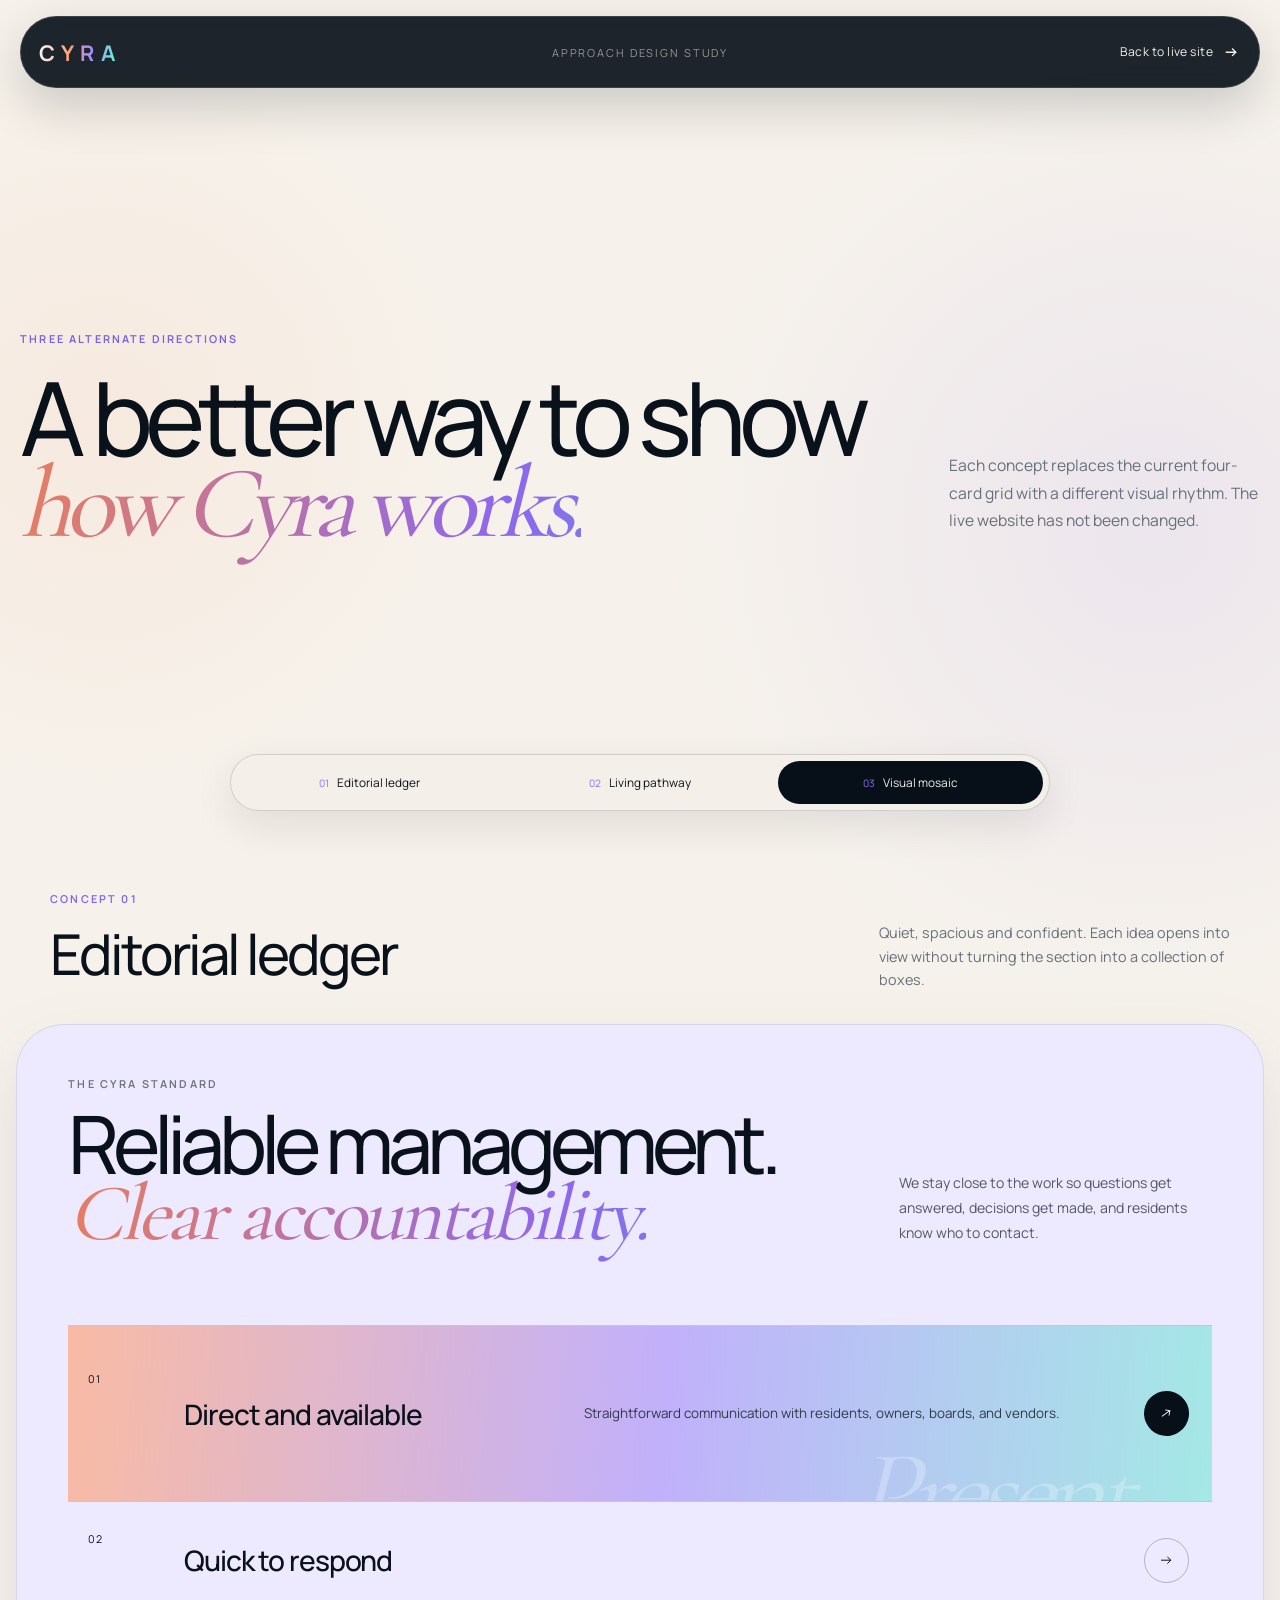
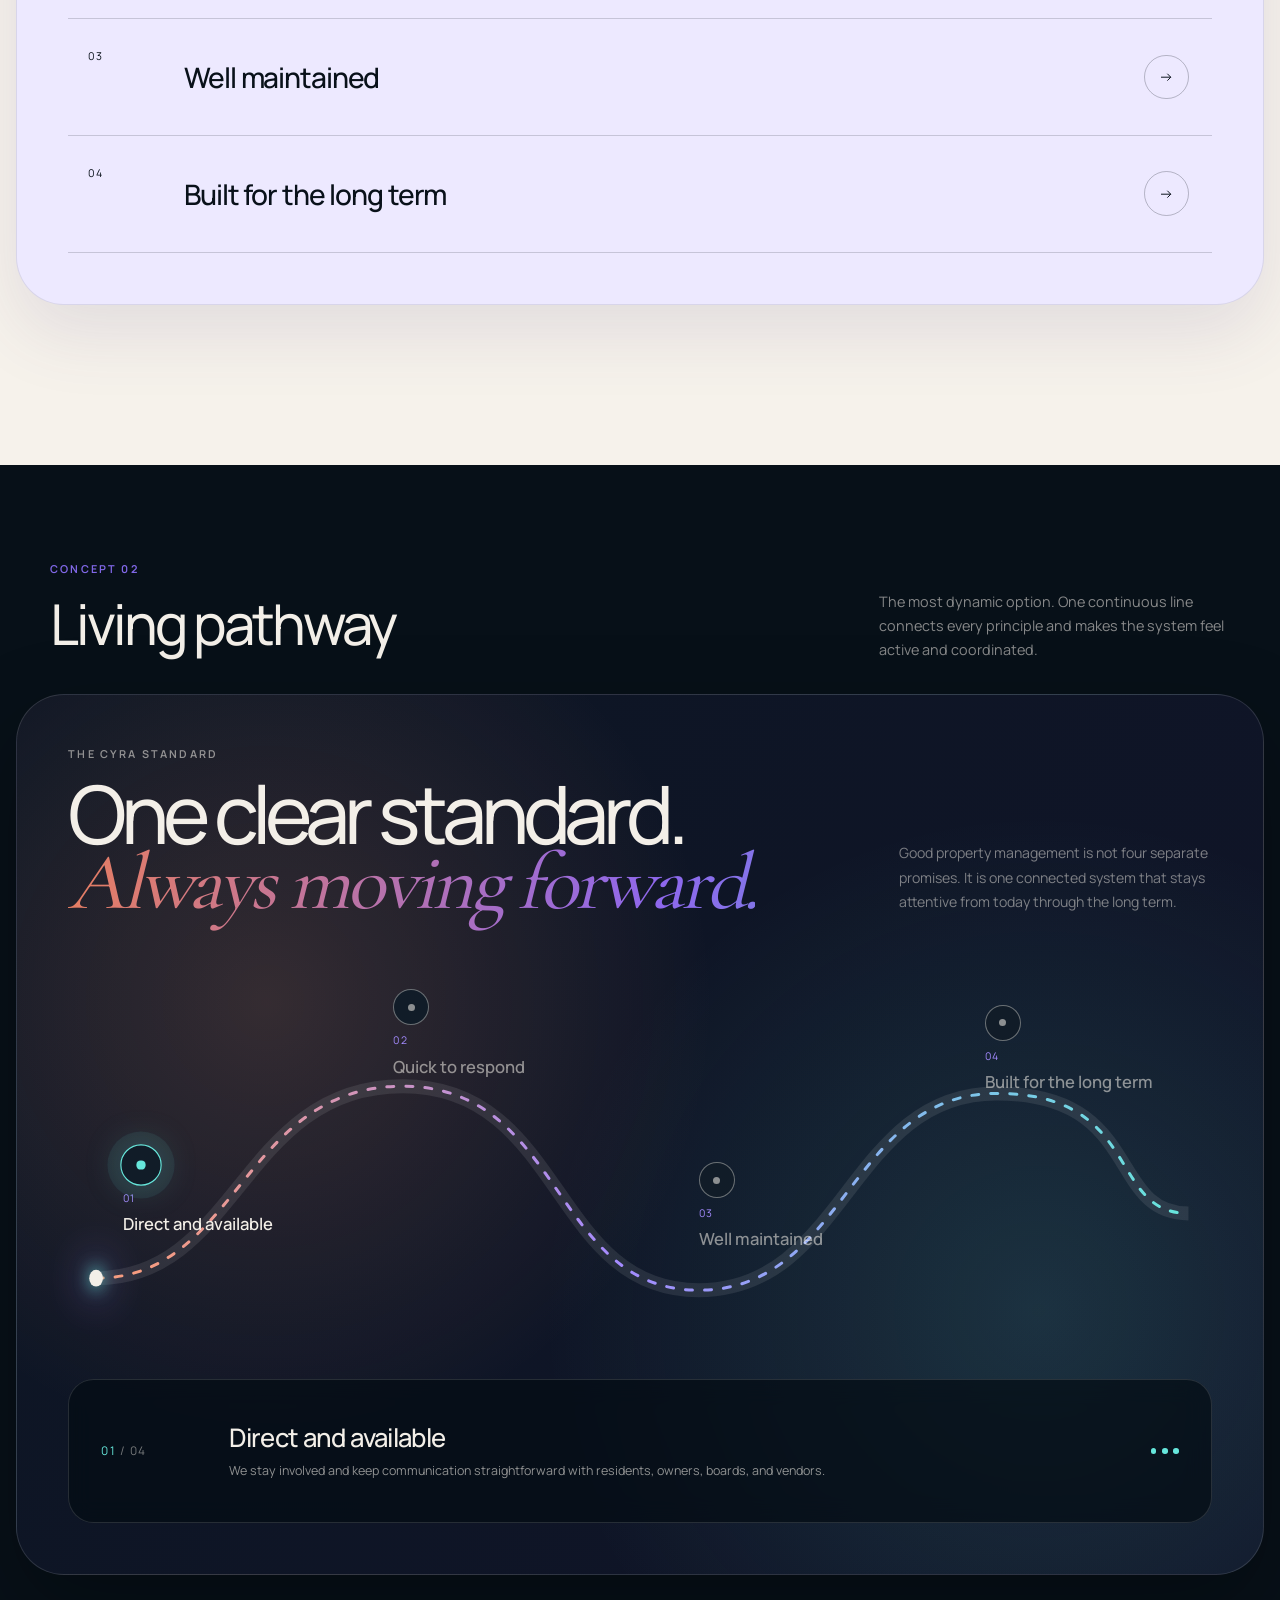
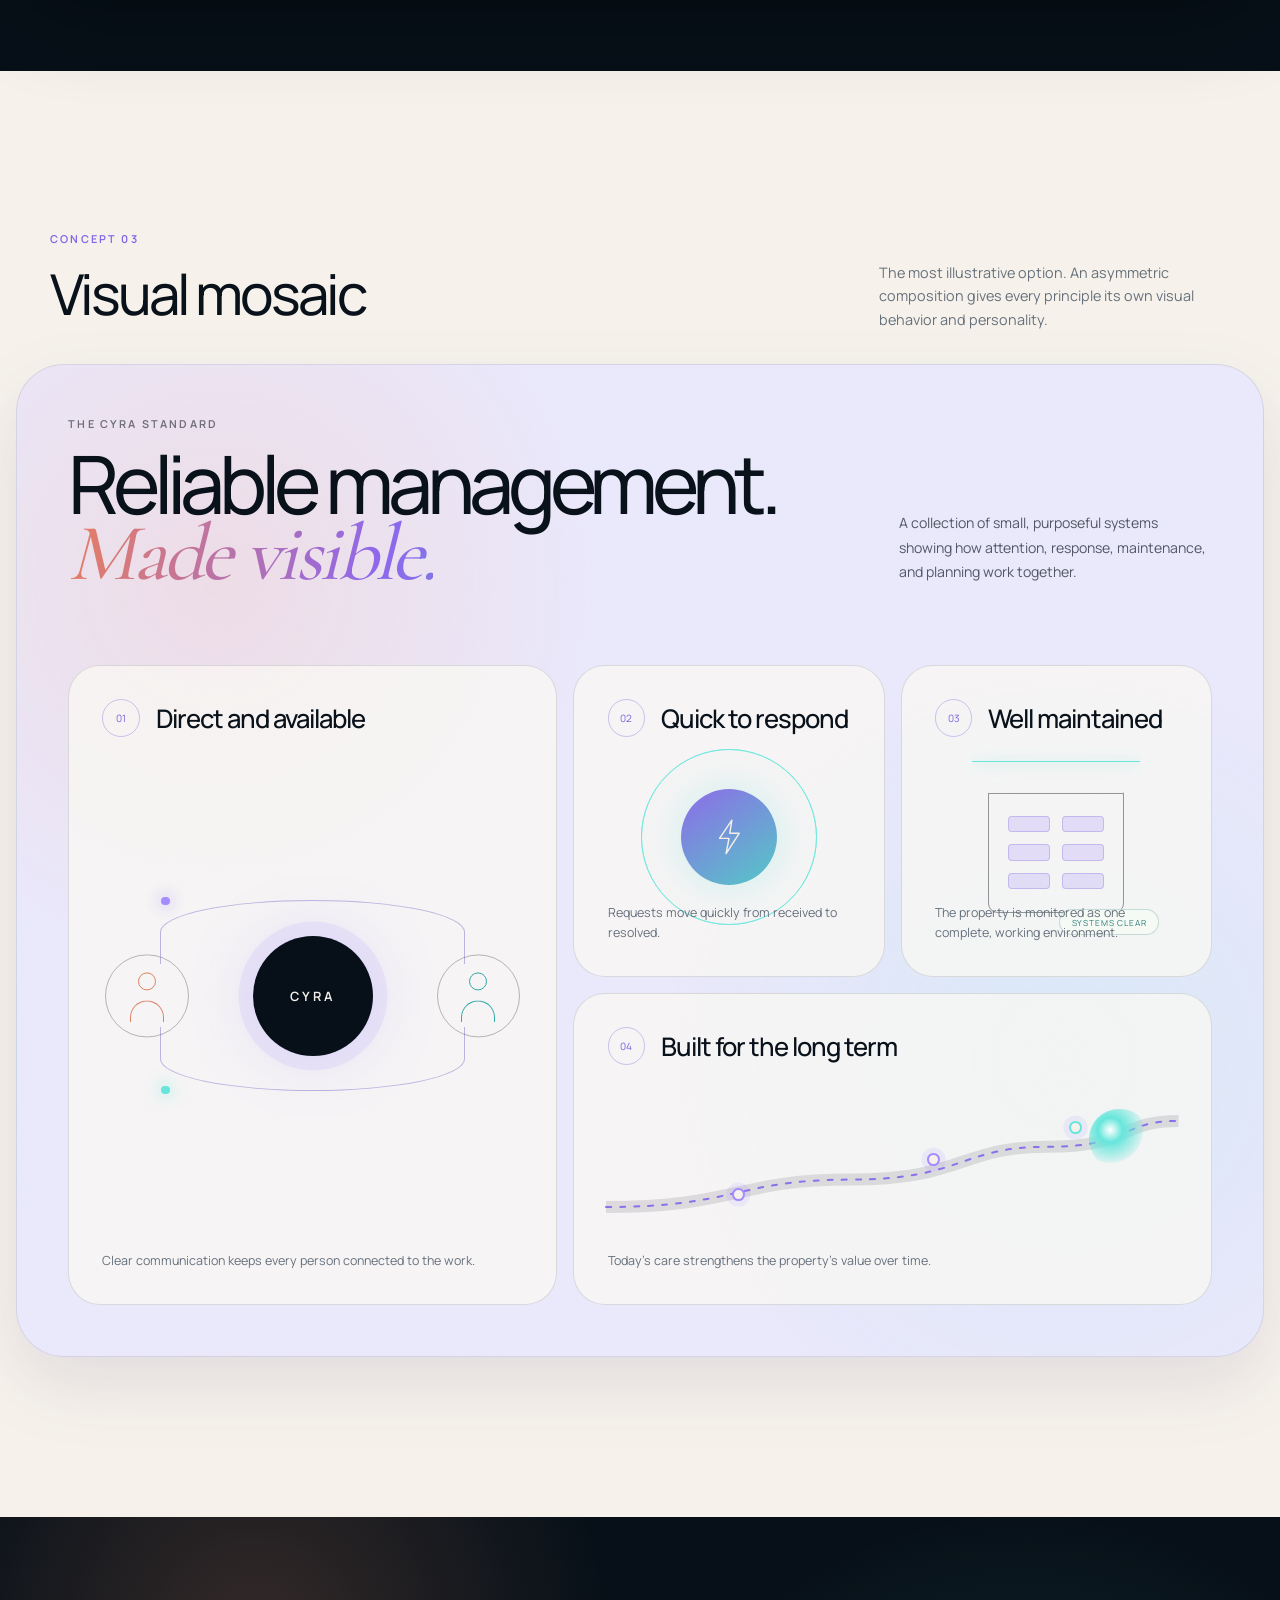
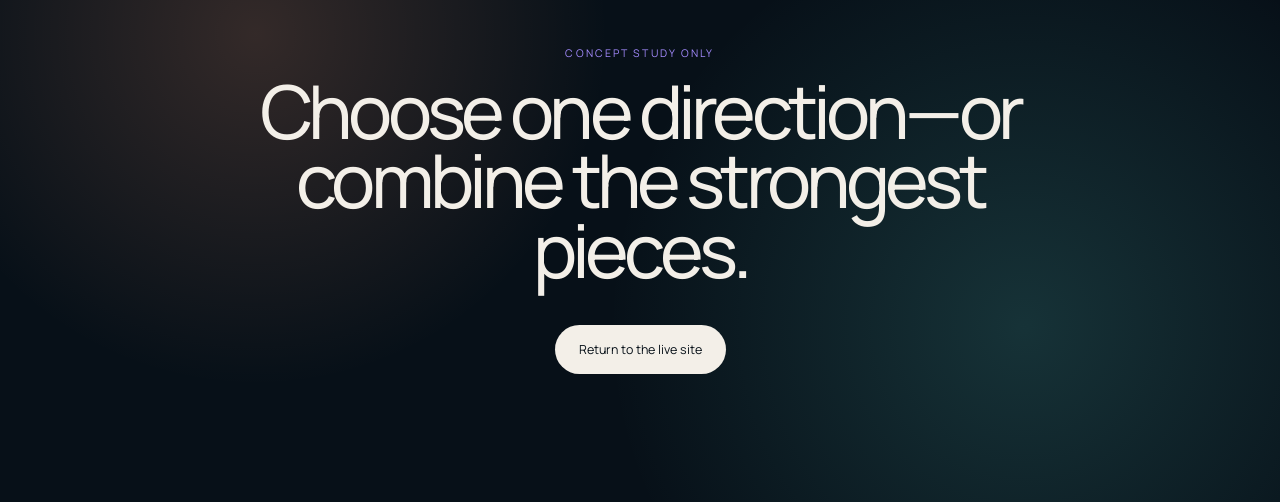
<file: approach-concepts.html>
<!doctype html>
<html lang="en">
  <head>
    <meta charset="utf-8" />
    <meta name="viewport" content="width=device-width, initial-scale=1" />
    <meta name="robots" content="noindex, nofollow" />
    <meta name="theme-color" content="#071018" />
    <title>Approach Section Concepts — Cyra</title>
    <link rel="icon" href="./favicon.svg" type="image/svg+xml" />
    <link rel="stylesheet" href="./assets/css/approach-concepts.css?v=20261001-1" />
    <script src="./assets/js/approach-concepts.js?v=20261001-1" defer></script>
  </head>
  <body>
    <header class="study-header">
      <a class="wordmark" href="./index.html" aria-label="Cyra home">CYRA</a>
      <p>Approach design study</p>
      <a class="back-link" href="./index.html#approach">
        <span>Back to live site</span>
        <svg viewBox="0 0 20 20" aria-hidden="true">
          <path d="M4 10h11M11 6l4 4-4 4" />
        </svg>
      </a>
    </header>

    <main>
      <section class="study-intro" aria-labelledby="study-title">
        <p class="eyebrow">Three alternate directions</p>
        <h1 id="study-title">A better way to show<br /><em>how Cyra works.</em></h1>
        <p class="study-intro__copy">
          Each concept replaces the current four-card grid with a different visual rhythm. The live website has not been changed.
        </p>
      </section>

      <nav class="concept-nav" aria-label="Approach concepts">
        <a href="#ledger"><span>01</span> Editorial ledger</a>
        <a href="#pathway"><span>02</span> Living pathway</a>
        <a href="#mosaic"><span>03</span> Visual mosaic</a>
      </nav>

      <section class="concept concept--ledger" id="ledger" aria-labelledby="ledger-title">
        <div class="concept-heading">
          <div>
            <p class="concept-number">Concept 01</p>
            <h2 id="ledger-title">Editorial ledger</h2>
          </div>
          <p>Quiet, spacious and confident. Each idea opens into view without turning the section into a collection of boxes.</p>
        </div>

        <div class="ledger-shell">
          <header class="section-copy section-copy--dark">
            <div>
              <p class="section-kicker">The Cyra standard</p>
              <h3>Reliable management.<br /><em>Clear accountability.</em></h3>
            </div>
            <p>We stay close to the work so questions get answered, decisions get made, and residents know who to contact.</p>
          </header>

          <div class="ledger" data-ledger>
            <button class="ledger-row is-active" type="button" data-ledger-row aria-pressed="true">
              <span class="ledger-row__number">01</span>
              <span class="ledger-row__title">Direct and available</span>
              <span class="ledger-row__body">Straightforward communication with residents, owners, boards, and vendors.</span>
              <span class="ledger-row__word" aria-hidden="true">Present</span>
              <span class="ledger-row__arrow" aria-hidden="true">
                <svg viewBox="0 0 32 32"><path d="M7 16h17M18 10l6 6-6 6" /></svg>
              </span>
            </button>
            <button class="ledger-row" type="button" data-ledger-row aria-pressed="false">
              <span class="ledger-row__number">02</span>
              <span class="ledger-row__title">Quick to respond</span>
              <span class="ledger-row__body">Requests are reviewed promptly, coordinated carefully, and followed through.</span>
              <span class="ledger-row__word" aria-hidden="true">Ready</span>
              <span class="ledger-row__arrow" aria-hidden="true">
                <svg viewBox="0 0 32 32"><path d="M7 16h17M18 10l6 6-6 6" /></svg>
              </span>
            </button>
            <button class="ledger-row" type="button" data-ledger-row aria-pressed="false">
              <span class="ledger-row__number">03</span>
              <span class="ledger-row__title">Well maintained</span>
              <span class="ledger-row__body">Building systems, security, common areas, and everyday details stay in view.</span>
              <span class="ledger-row__word" aria-hidden="true">Cared for</span>
              <span class="ledger-row__arrow" aria-hidden="true">
                <svg viewBox="0 0 32 32"><path d="M7 16h17M18 10l6 6-6 6" /></svg>
              </span>
            </button>
            <button class="ledger-row" type="button" data-ledger-row aria-pressed="false">
              <span class="ledger-row__number">04</span>
              <span class="ledger-row__title">Built for the long term</span>
              <span class="ledger-row__body">Daily decisions support resident experience, property condition, and lasting value.</span>
              <span class="ledger-row__word" aria-hidden="true">Enduring</span>
              <span class="ledger-row__arrow" aria-hidden="true">
                <svg viewBox="0 0 32 32"><path d="M7 16h17M18 10l6 6-6 6" /></svg>
              </span>
            </button>
          </div>
        </div>
      </section>

      <section class="concept concept--pathway" id="pathway" aria-labelledby="pathway-title">
        <div class="concept-heading concept-heading--light">
          <div>
            <p class="concept-number">Concept 02</p>
            <h2 id="pathway-title">Living pathway</h2>
          </div>
          <p>The most dynamic option. One continuous line connects every principle and makes the system feel active and coordinated.</p>
        </div>

        <div class="pathway-shell" data-pathway data-active="0">
          <header class="section-copy section-copy--light">
            <div>
              <p class="section-kicker">The Cyra standard</p>
              <h3>One clear standard.<br /><em>Always moving forward.</em></h3>
            </div>
            <p>Good property management is not four separate promises. It is one connected system that stays attentive from today through the long term.</p>
          </header>

          <div class="pathway-stage">
            <svg class="pathway-line" viewBox="0 0 1200 320" preserveAspectRatio="none" aria-hidden="true">
              <defs>
                <linearGradient id="pathGradient" x1="0" x2="1">
                  <stop offset="0" stop-color="#ff9e74" />
                  <stop offset=".48" stop-color="#a48bff" />
                  <stop offset="1" stop-color="#66e6db" />
                </linearGradient>
              </defs>
              <path class="pathway-line__base" d="M45 236 C190 236 194 76 358 76 S510 246 660 246 S814 82 964 82 S1077 182 1160 182" />
              <path class="pathway-line__color" d="M45 236 C190 236 194 76 358 76 S510 246 660 246 S814 82 964 82 S1077 182 1160 182" />
              <circle class="pathway-pulse" r="7" cx="0" cy="0" />
            </svg>

            <button class="pathway-node pathway-node--1 is-active" type="button" data-pathway-node="0" aria-pressed="true">
              <span class="pathway-node__dot"><span></span></span>
              <span class="pathway-node__number">01</span>
              <span class="pathway-node__title">Direct and available</span>
            </button>
            <button class="pathway-node pathway-node--2" type="button" data-pathway-node="1" aria-pressed="false">
              <span class="pathway-node__dot"><span></span></span>
              <span class="pathway-node__number">02</span>
              <span class="pathway-node__title">Quick to respond</span>
            </button>
            <button class="pathway-node pathway-node--3" type="button" data-pathway-node="2" aria-pressed="false">
              <span class="pathway-node__dot"><span></span></span>
              <span class="pathway-node__number">03</span>
              <span class="pathway-node__title">Well maintained</span>
            </button>
            <button class="pathway-node pathway-node--4" type="button" data-pathway-node="3" aria-pressed="false">
              <span class="pathway-node__dot"><span></span></span>
              <span class="pathway-node__number">04</span>
              <span class="pathway-node__title">Built for the long term</span>
            </button>
          </div>

          <div class="pathway-readout" aria-live="polite">
            <p><span data-pathway-index>01</span> / 04</p>
            <div>
              <h4 data-pathway-title>Direct and available</h4>
              <p data-pathway-copy>We stay involved and keep communication straightforward with residents, owners, boards, and vendors.</p>
            </div>
            <span class="pathway-readout__signal" aria-hidden="true"><i></i><i></i><i></i></span>
          </div>
        </div>
      </section>

      <section class="concept concept--mosaic" id="mosaic" aria-labelledby="mosaic-title">
        <div class="concept-heading">
          <div>
            <p class="concept-number">Concept 03</p>
            <h2 id="mosaic-title">Visual mosaic</h2>
          </div>
          <p>The most illustrative option. An asymmetric composition gives every principle its own visual behavior and personality.</p>
        </div>

        <div class="mosaic-shell">
          <header class="section-copy section-copy--dark">
            <div>
              <p class="section-kicker">The Cyra standard</p>
              <h3>Reliable management.<br /><em>Made visible.</em></h3>
            </div>
            <p>A collection of small, purposeful systems showing how attention, response, maintenance, and planning work together.</p>
          </header>

          <div class="mosaic-grid">
            <article class="mosaic-tile mosaic-tile--direct">
              <div class="mosaic-tile__heading">
                <span>01</span>
                <h4>Direct and available</h4>
              </div>
              <div class="channel-visual" aria-hidden="true">
                <span class="channel-person channel-person--left"></span>
                <span class="channel-person channel-person--right"></span>
                <span class="channel-route channel-route--top"><i></i></span>
                <span class="channel-route channel-route--bottom"><i></i></span>
                <span class="channel-core">CYRA</span>
              </div>
              <p>Clear communication keeps every person connected to the work.</p>
            </article>

            <article class="mosaic-tile mosaic-tile--response">
              <div class="mosaic-tile__heading">
                <span>02</span>
                <h4>Quick to respond</h4>
              </div>
              <div class="response-visual" aria-hidden="true">
                <span class="response-visual__ring response-visual__ring--1"></span>
                <span class="response-visual__ring response-visual__ring--2"></span>
                <span class="response-visual__ring response-visual__ring--3"></span>
                <span class="response-visual__bolt">
                  <svg viewBox="0 0 44 52"><path d="M26 3 9 28h13l-4 21 18-28H23z" /></svg>
                </span>
              </div>
              <p>Requests move quickly from received to resolved.</p>
            </article>

            <article class="mosaic-tile mosaic-tile--maintained">
              <div class="mosaic-tile__heading">
                <span>03</span>
                <h4>Well maintained</h4>
              </div>
              <div class="building-visual" aria-hidden="true">
                <span class="building-visual__roof"></span>
                <span class="building-visual__body">
                  <i></i><i></i><i></i><i></i><i></i><i></i>
                </span>
                <span class="building-visual__scan"></span>
                <span class="building-visual__status">Systems clear</span>
              </div>
              <p>The property is monitored as one complete, working environment.</p>
            </article>

            <article class="mosaic-tile mosaic-tile--longterm">
              <div class="mosaic-tile__heading">
                <span>04</span>
                <h4>Built for the long term</h4>
              </div>
              <div class="horizon-visual" aria-hidden="true">
                <span class="horizon-visual__sun"></span>
                <svg viewBox="0 0 420 180" preserveAspectRatio="none">
                  <path class="horizon-visual__line horizon-visual__line--back" d="M0 147 C95 147 96 111 179 111 S260 68 323 68 S376 34 420 34" />
                  <path class="horizon-visual__line horizon-visual__line--front" d="M0 147 C95 147 96 111 179 111 S260 68 323 68 S376 34 420 34" />
                </svg>
                <span class="horizon-visual__point horizon-visual__point--1"></span>
                <span class="horizon-visual__point horizon-visual__point--2"></span>
                <span class="horizon-visual__point horizon-visual__point--3"></span>
              </div>
              <p>Today’s care strengthens the property’s value over time.</p>
            </article>
          </div>
        </div>
      </section>

      <footer class="study-footer">
        <p>Concept study only</p>
        <h2>Choose one direction—or combine the strongest pieces.</h2>
        <a href="./index.html#approach">Return to the live site</a>
      </footer>
    </main>
  </body>
</html>
</file>
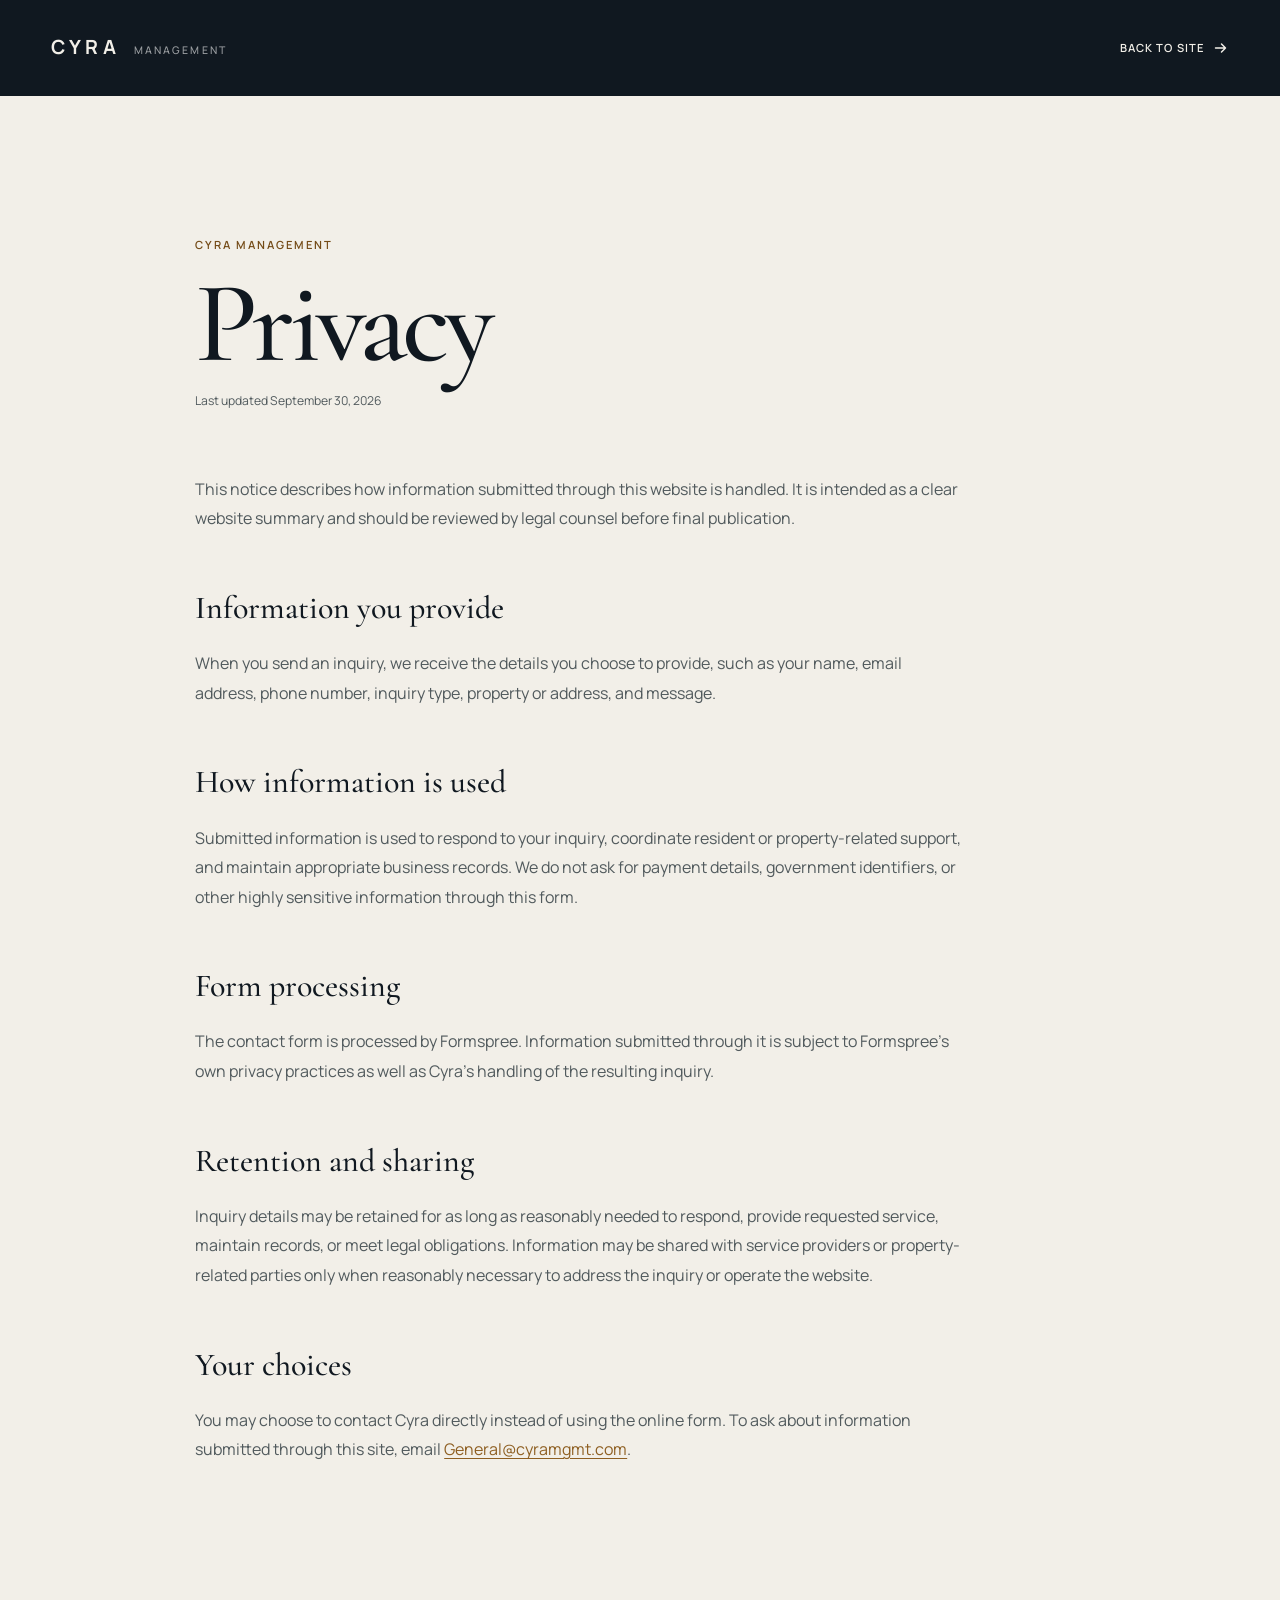
<file: privacy.html>
<!DOCTYPE html>
<html lang="en">
  <head>
    <meta charset="utf-8">
    <meta name="viewport" content="width=device-width, initial-scale=1">
    <title>Privacy | Cyra Management</title>
    <meta name="description" content="Privacy information for the Cyra Management website.">
    <meta name="robots" content="index, follow">
    <meta name="theme-color" content="#101820">
    <link rel="canonical" href="https://cyramgmt.com/privacy.html">
    <link rel="icon" href="./favicon.svg" type="image/svg+xml">
    <link rel="stylesheet" href="./assets/css/styles.css?v=20260930-1">
  </head>
  <body class="legal-page">
    <header class="legal-header">
      <a class="wordmark" href="./index.html" aria-label="Cyra Management home"><span class="wordmark__name">CYRA</span><span class="wordmark__descriptor">Management</span></a>
      <a class="legal-back" href="./index.html">Back to site <svg class="icon icon--arrow-right" aria-hidden="true" viewBox="0 0 16 16"><path d="M2.5 8h10M8.5 4l4 4-4 4"/></svg></a>
    </header>
    <main class="legal-main">
      <p class="eyebrow">Cyra Management</p>
      <h1>Privacy</h1>
      <p class="legal-updated">Last updated September 30, 2026</p>
      <div class="legal-copy">
        <p>This notice describes how information submitted through this website is handled. It is intended as a clear website summary and should be reviewed by legal counsel before final publication.</p>
        <h2>Information you provide</h2>
        <p>When you send an inquiry, we receive the details you choose to provide, such as your name, email address, phone number, inquiry type, property or address, and message.</p>
        <h2>How information is used</h2>
        <p>Submitted information is used to respond to your inquiry, coordinate resident or property-related support, and maintain appropriate business records. We do not ask for payment details, government identifiers, or other highly sensitive information through this form.</p>
        <h2>Form processing</h2>
        <p>The contact form is processed by Formspree. Information submitted through it is subject to Formspree’s own privacy practices as well as Cyra’s handling of the resulting inquiry.</p>
        <h2>Retention and sharing</h2>
        <p>Inquiry details may be retained for as long as reasonably needed to respond, provide requested service, maintain records, or meet legal obligations. Information may be shared with service providers or property-related parties only when reasonably necessary to address the inquiry or operate the website.</p>
        <h2>Your choices</h2>
        <p>You may choose to contact Cyra directly instead of using the online form. To ask about information submitted through this site, email <a href="mailto:General@cyramgmt.com">General@cyramgmt.com</a>.</p>
      </div>
    </main>
  </body>
</html>
</file>
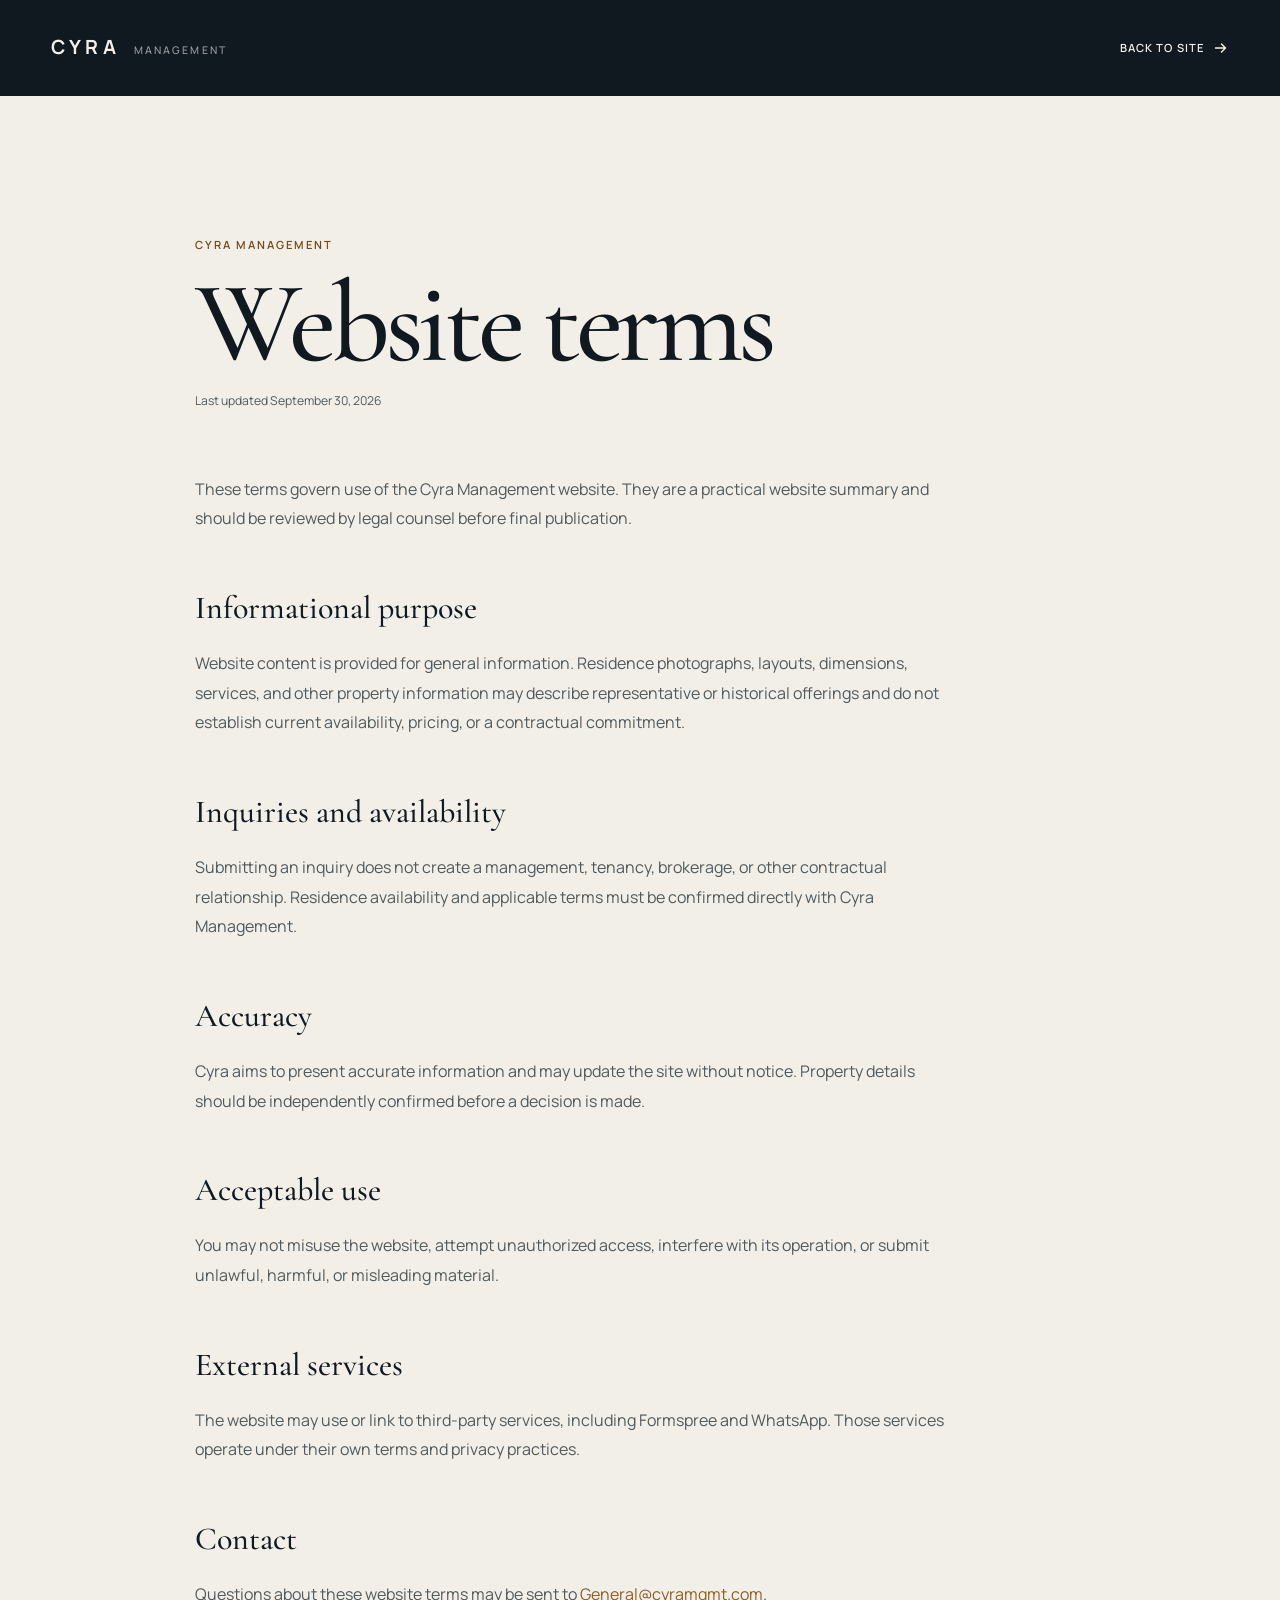
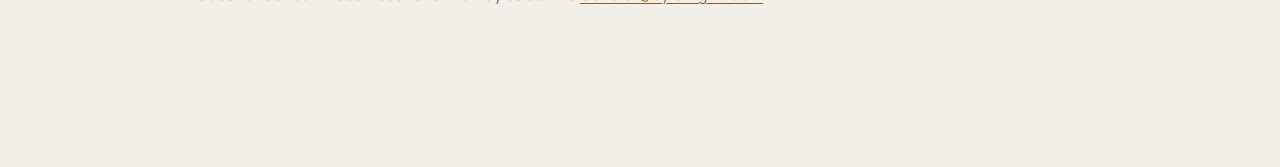
<file: terms.html>
<!DOCTYPE html>
<html lang="en">
  <head>
    <meta charset="utf-8">
    <meta name="viewport" content="width=device-width, initial-scale=1">
    <title>Terms | Cyra Management</title>
    <meta name="description" content="Website terms for Cyra Management.">
    <meta name="robots" content="index, follow">
    <meta name="theme-color" content="#101820">
    <link rel="canonical" href="https://cyramgmt.com/terms.html">
    <link rel="icon" href="./favicon.svg" type="image/svg+xml">
    <link rel="stylesheet" href="./assets/css/styles.css?v=20260930-1">
  </head>
  <body class="legal-page">
    <header class="legal-header">
      <a class="wordmark" href="./index.html" aria-label="Cyra Management home"><span class="wordmark__name">CYRA</span><span class="wordmark__descriptor">Management</span></a>
      <a class="legal-back" href="./index.html">Back to site <svg class="icon icon--arrow-right" aria-hidden="true" viewBox="0 0 16 16"><path d="M2.5 8h10M8.5 4l4 4-4 4"/></svg></a>
    </header>
    <main class="legal-main">
      <p class="eyebrow">Cyra Management</p>
      <h1>Website terms</h1>
      <p class="legal-updated">Last updated September 30, 2026</p>
      <div class="legal-copy">
        <p>These terms govern use of the Cyra Management website. They are a practical website summary and should be reviewed by legal counsel before final publication.</p>
        <h2>Informational purpose</h2>
        <p>Website content is provided for general information. Residence photographs, layouts, dimensions, services, and other property information may describe representative or historical offerings and do not establish current availability, pricing, or a contractual commitment.</p>
        <h2>Inquiries and availability</h2>
        <p>Submitting an inquiry does not create a management, tenancy, brokerage, or other contractual relationship. Residence availability and applicable terms must be confirmed directly with Cyra Management.</p>
        <h2>Accuracy</h2>
        <p>Cyra aims to present accurate information and may update the site without notice. Property details should be independently confirmed before a decision is made.</p>
        <h2>Acceptable use</h2>
        <p>You may not misuse the website, attempt unauthorized access, interfere with its operation, or submit unlawful, harmful, or misleading material.</p>
        <h2>External services</h2>
        <p>The website may use or link to third-party services, including Formspree and WhatsApp. Those services operate under their own terms and privacy practices.</p>
        <h2>Contact</h2>
        <p>Questions about these website terms may be sent to <a href="mailto:General@cyramgmt.com">General@cyramgmt.com</a>.</p>
      </div>
    </main>
  </body>
</html>
</file>
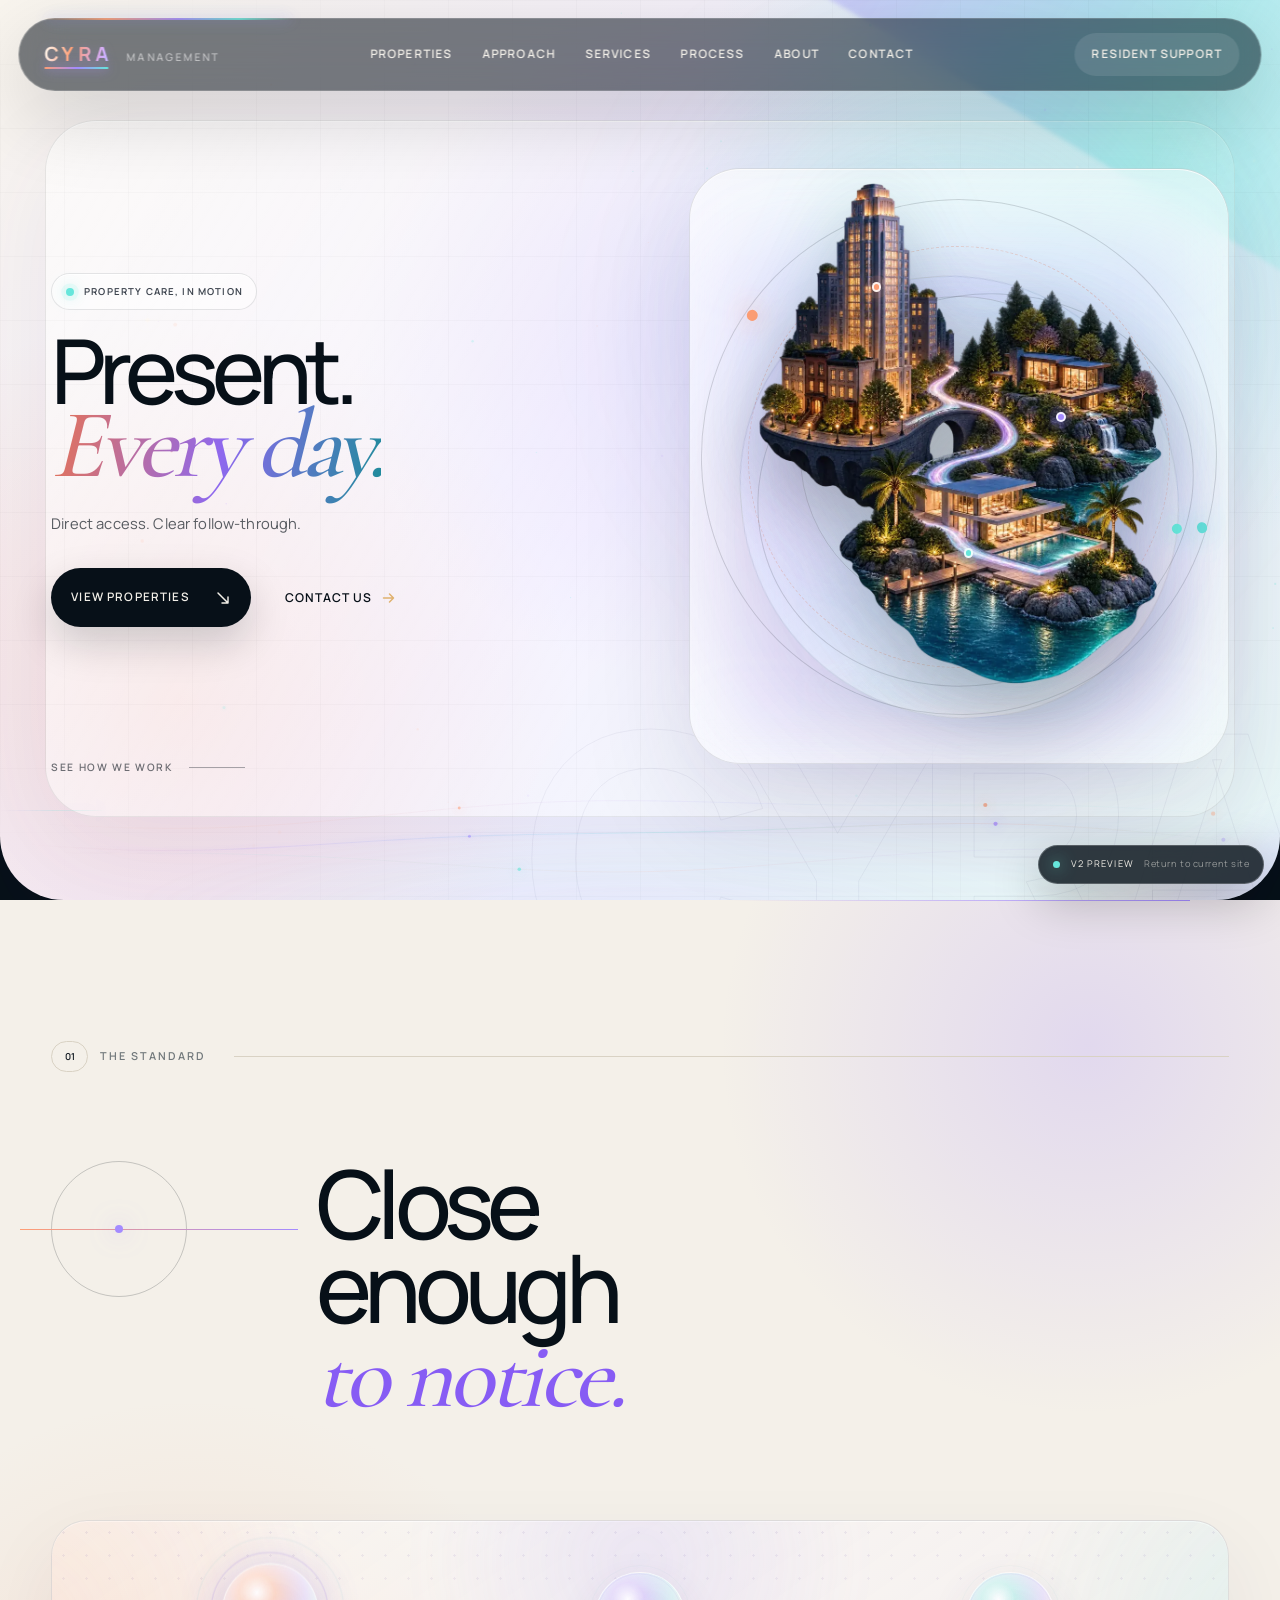
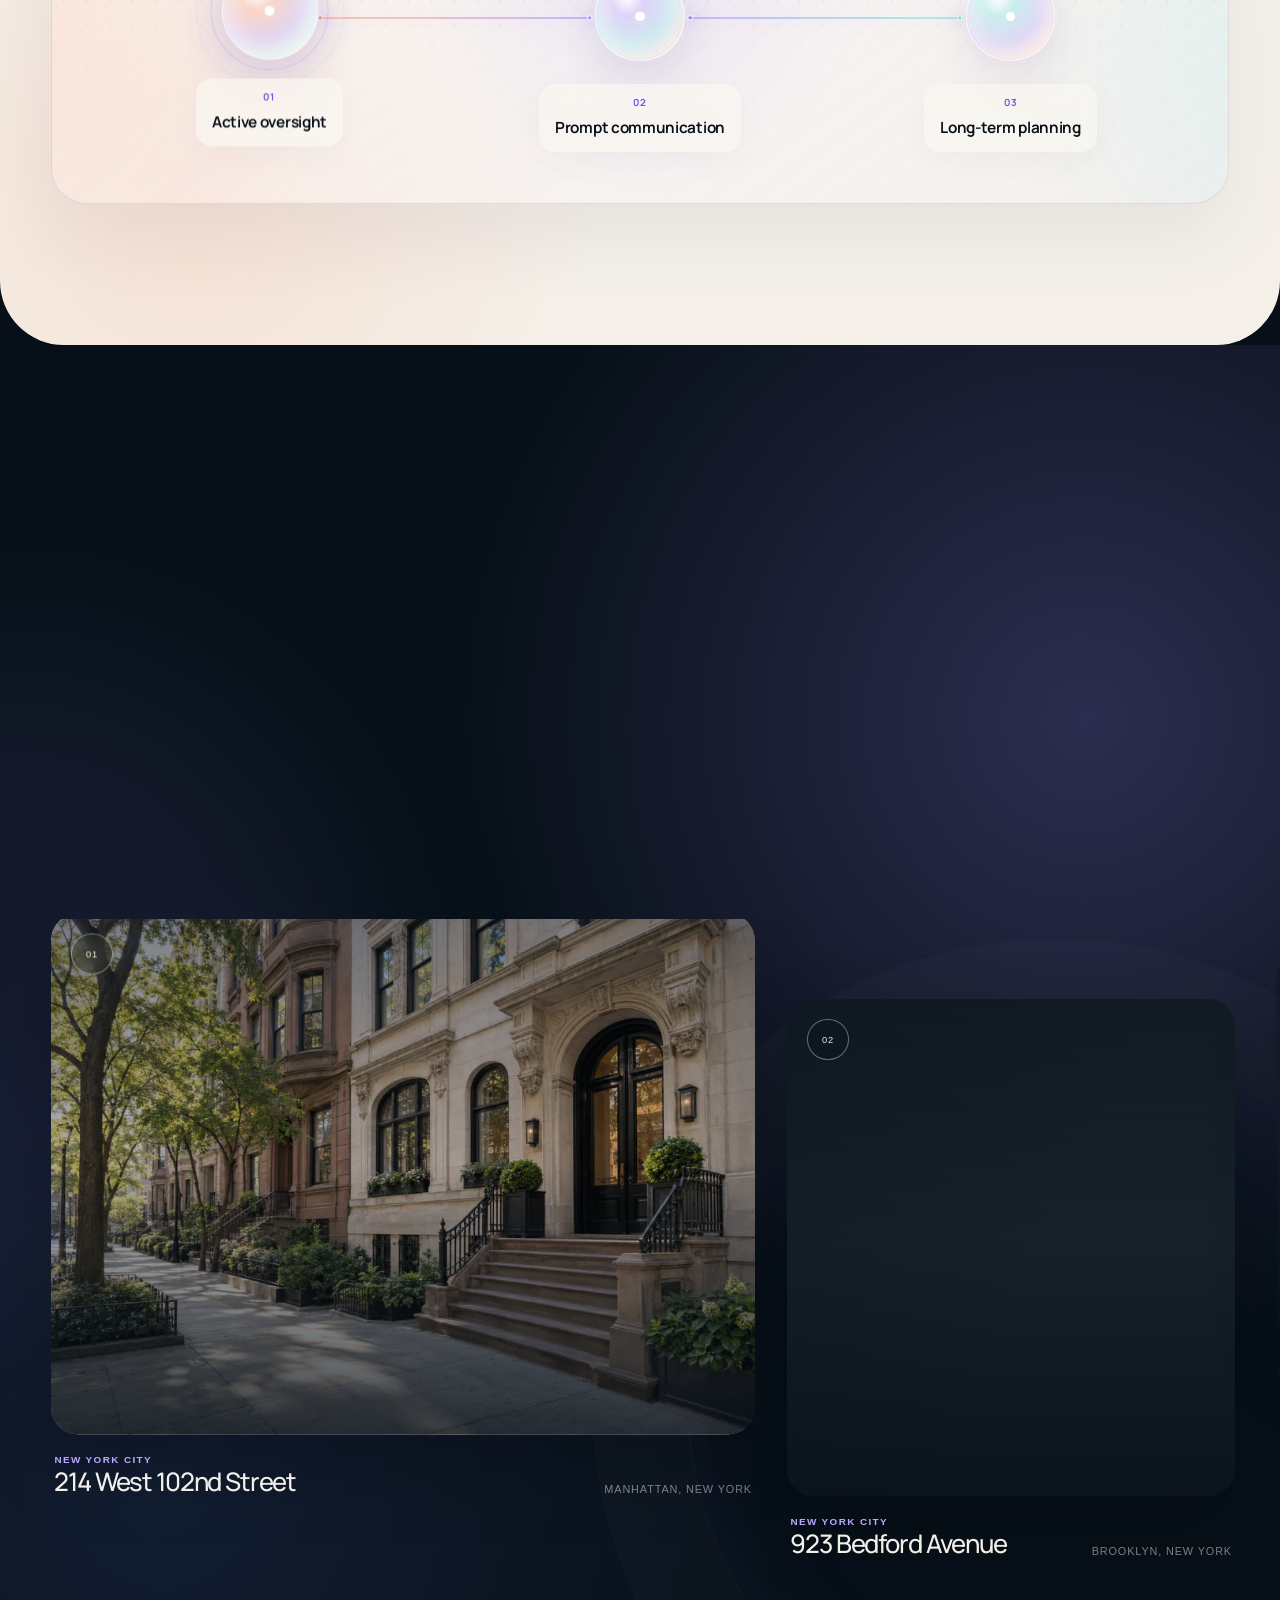
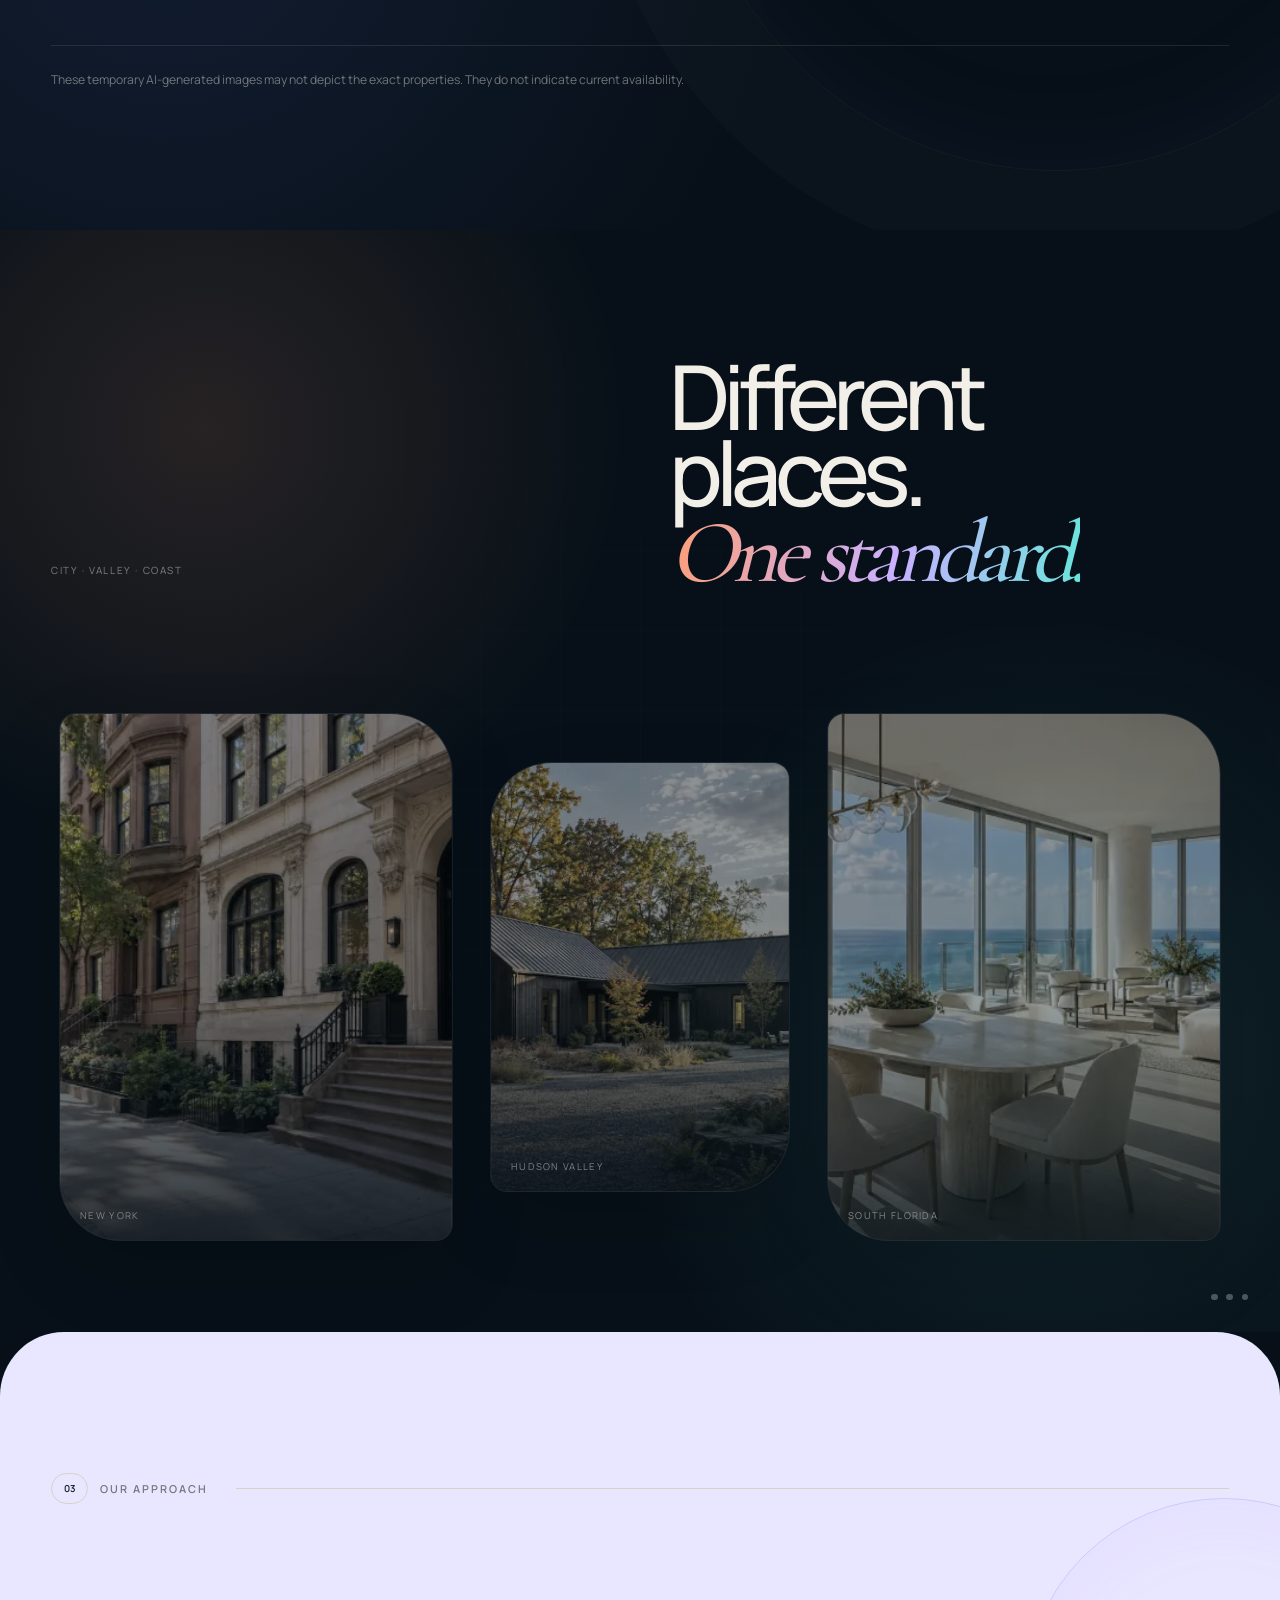
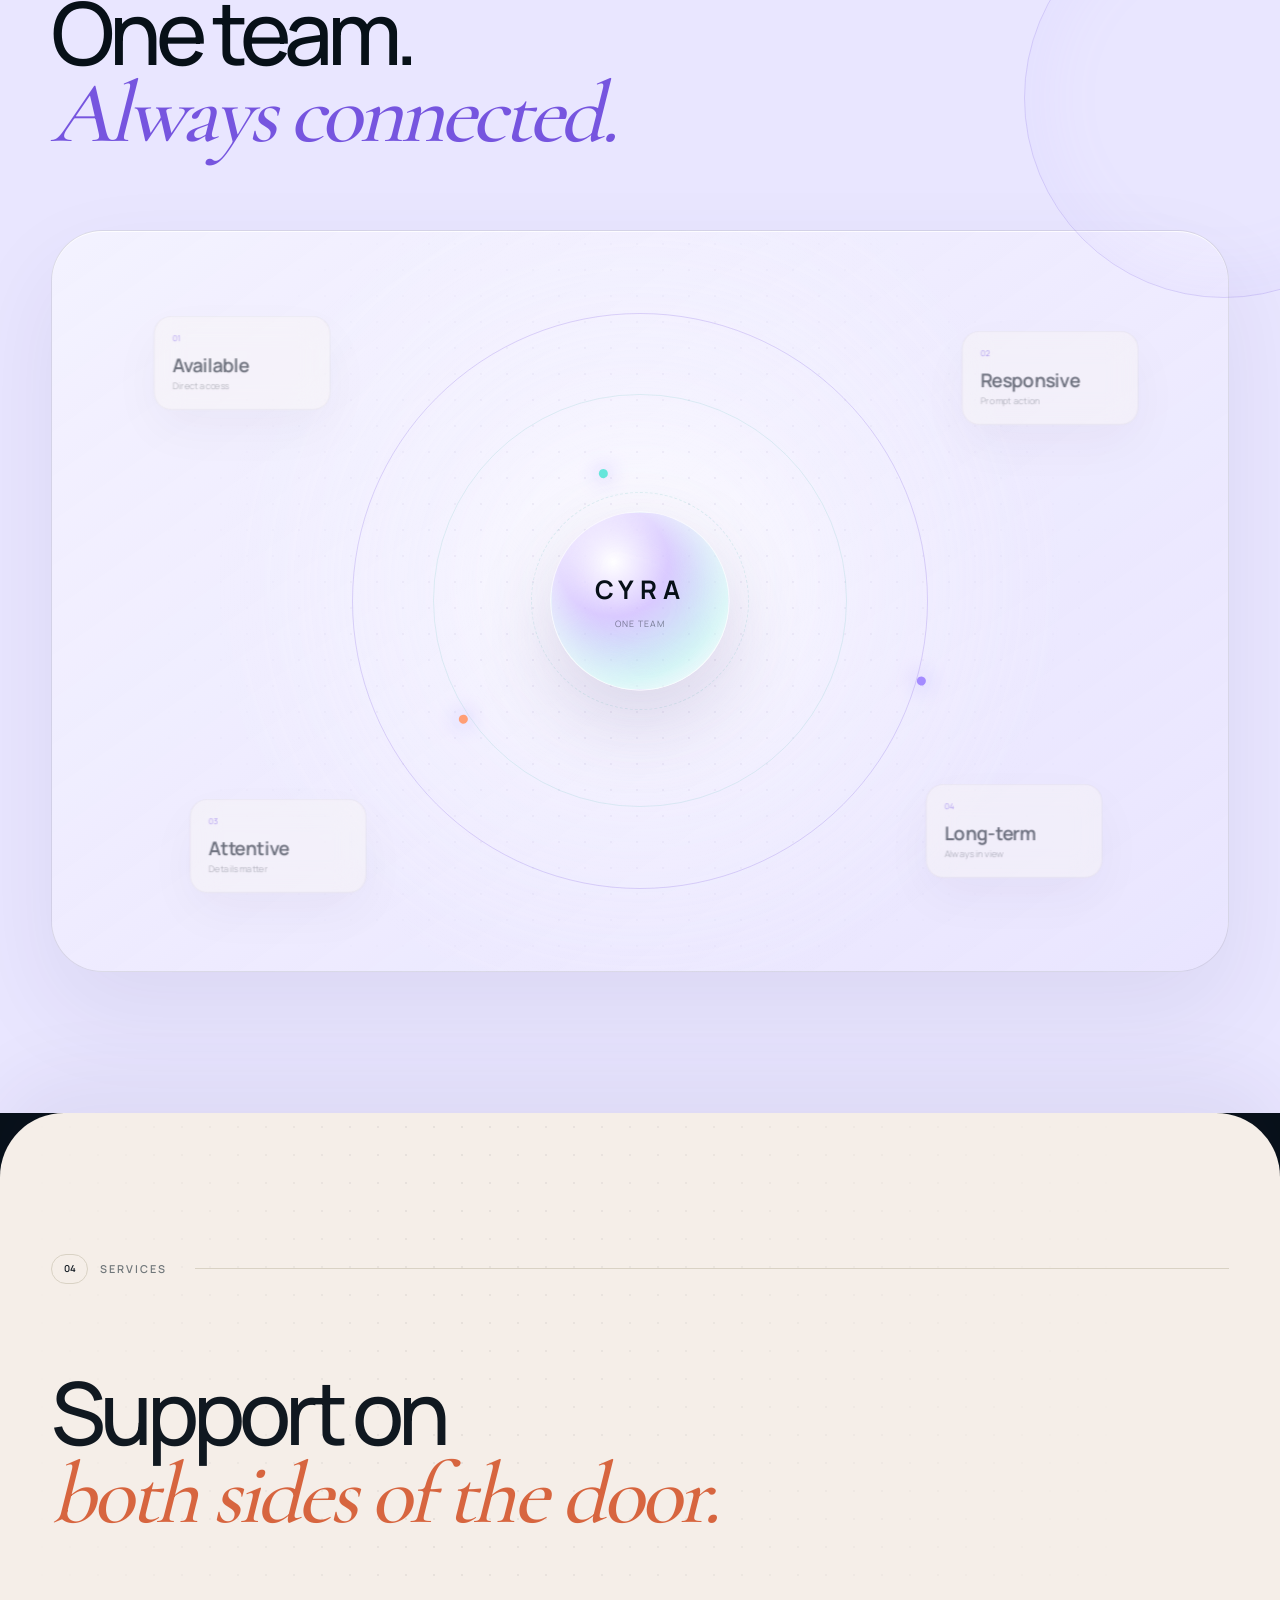
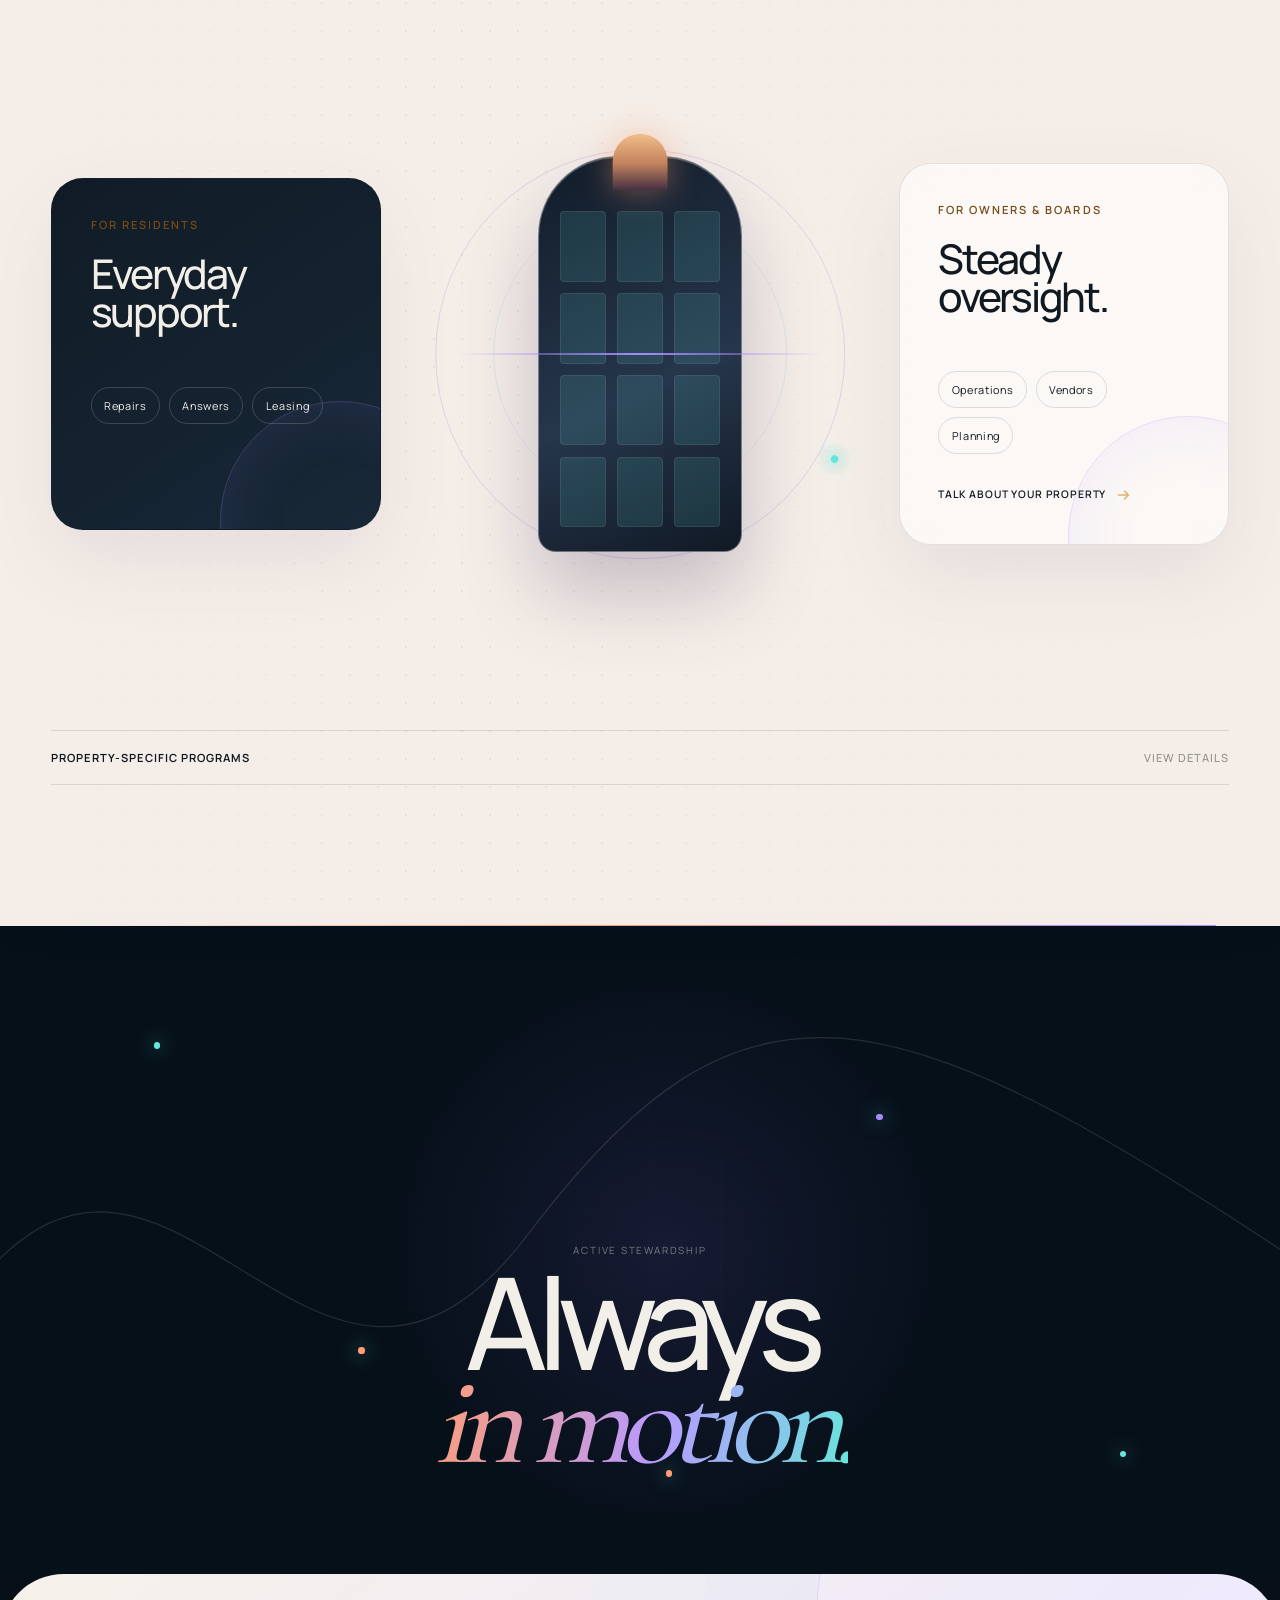
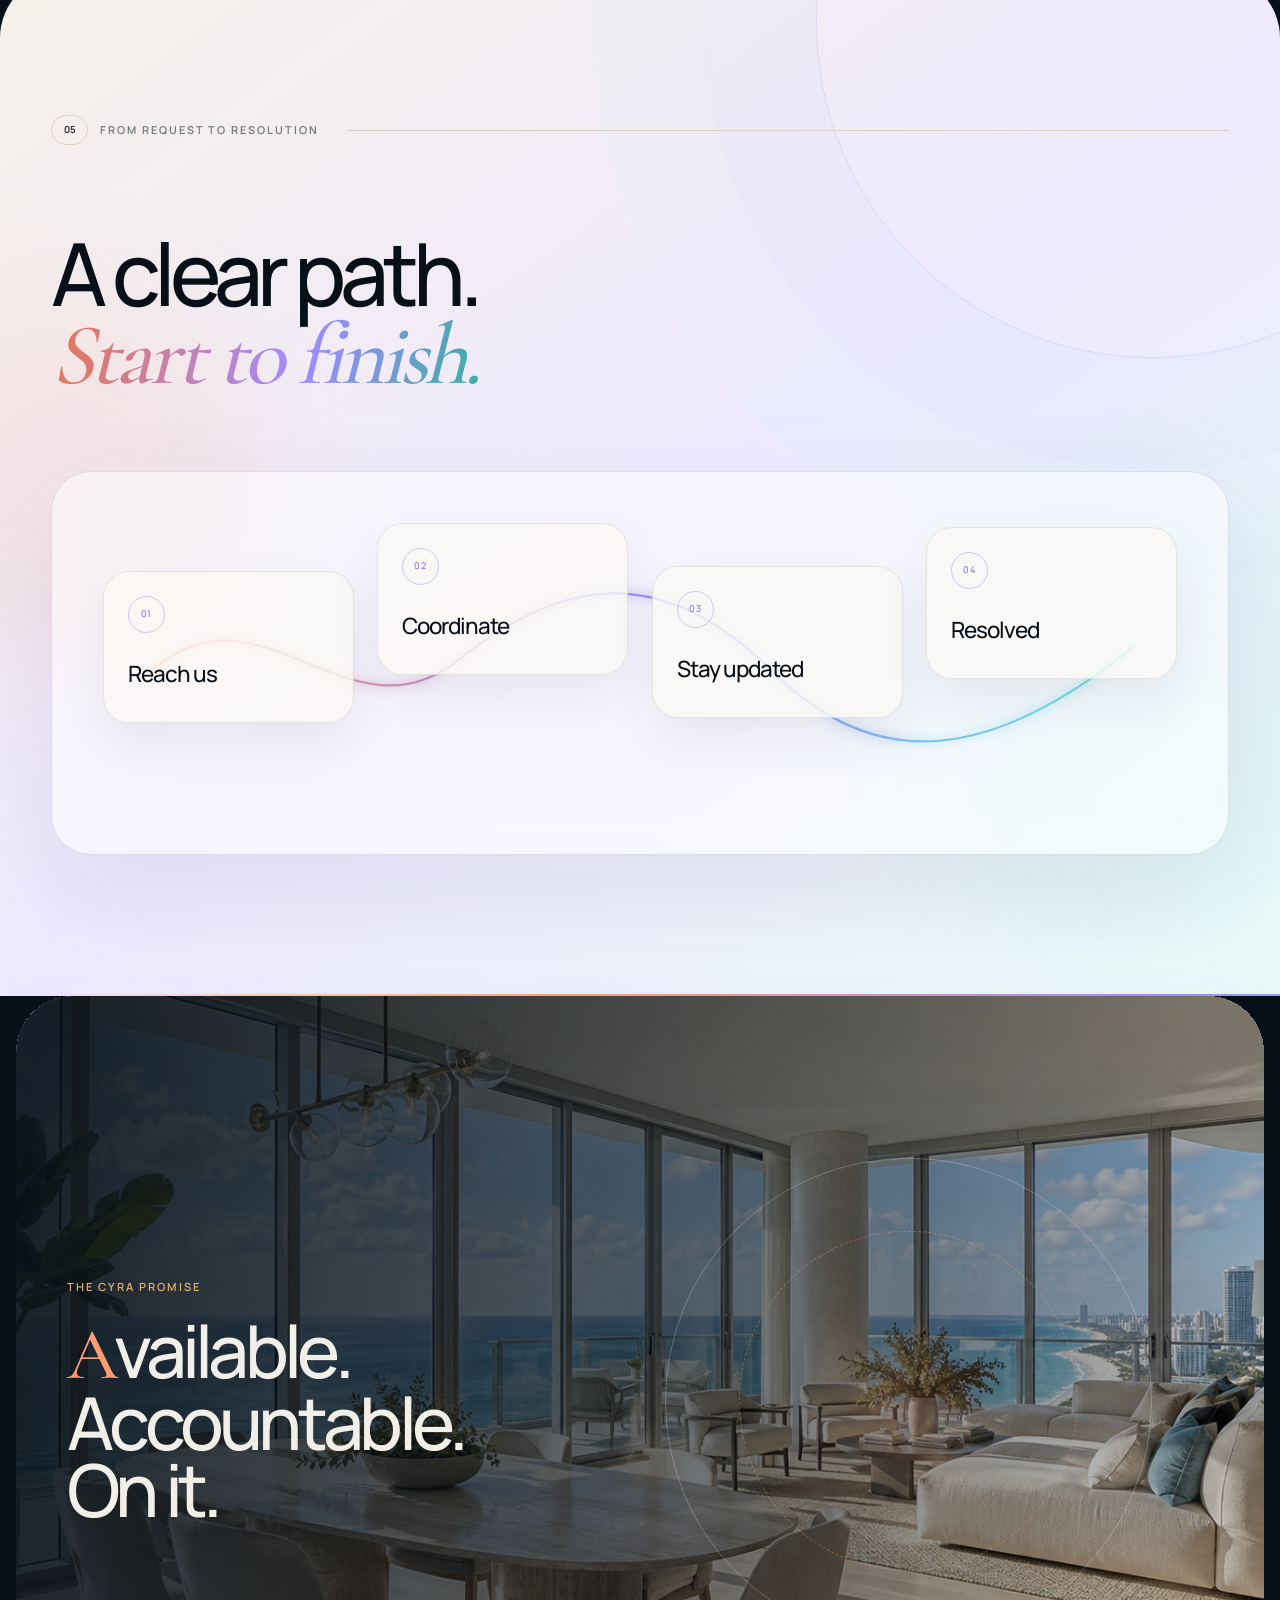
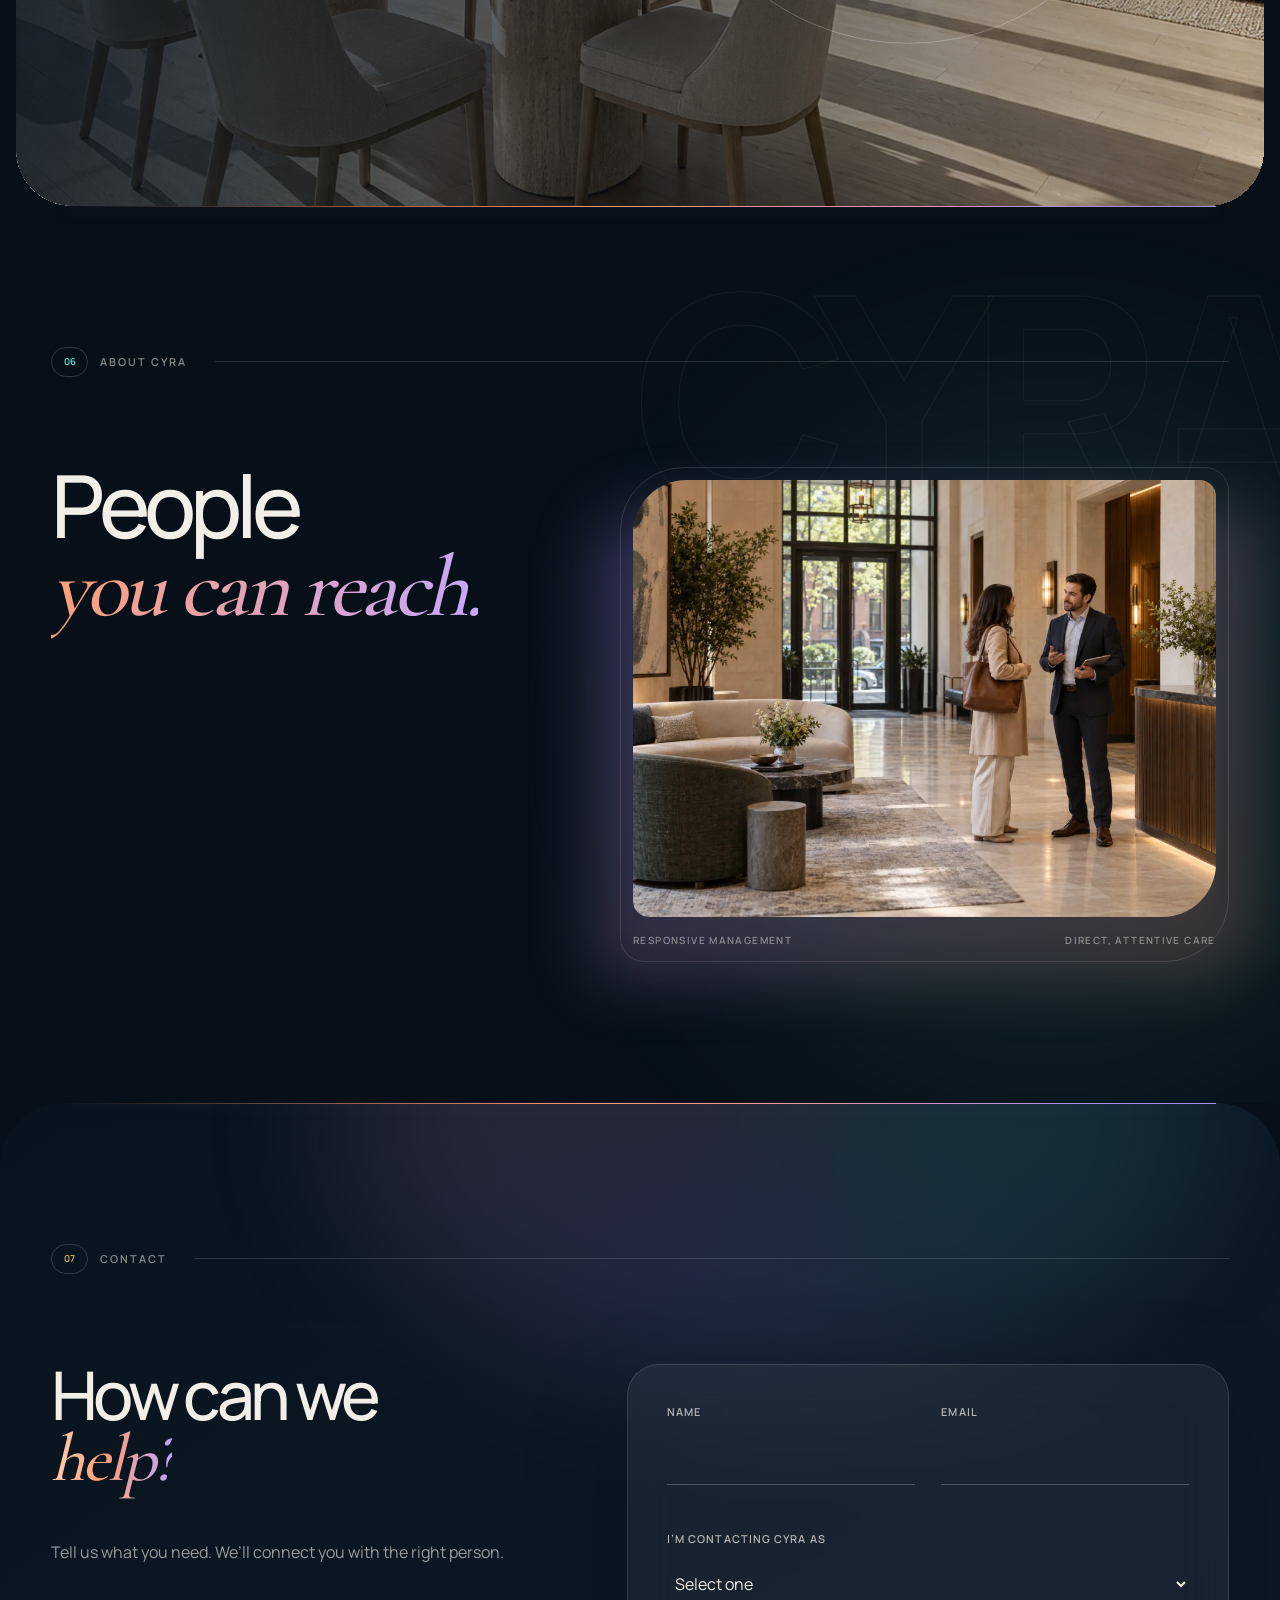
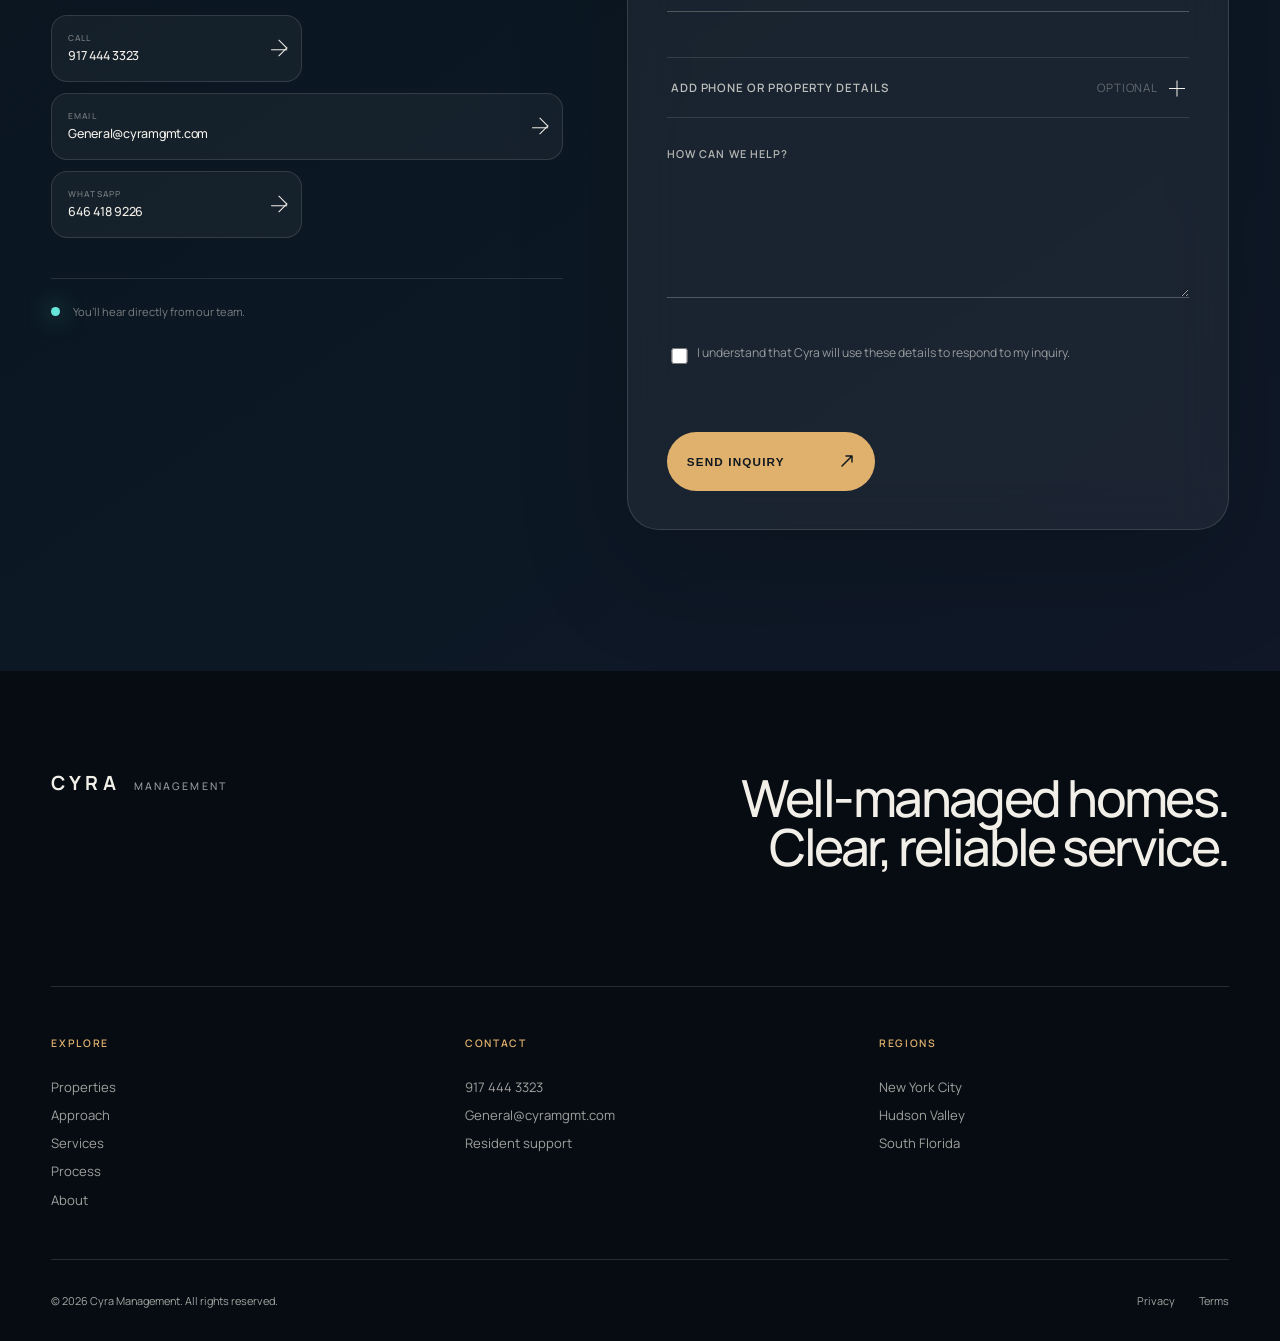
<file: v2.html>
<!DOCTYPE html>
<html lang="en">
  <head>
    <meta charset="utf-8">
    <meta name="viewport" content="width=device-width, initial-scale=1">
    <title>Cyra Management — V2 Preview</title>
    <meta name="description" content="Responsive residential property management across New York City, the Hudson Valley, and South Florida.">
    <meta name="theme-color" content="#101820">
    <meta name="color-scheme" content="dark light">
    <meta name="robots" content="noindex, nofollow">
    <link rel="canonical" href="https://cyramgmt.com/">
    <meta property="og:type" content="website">
    <meta property="og:site_name" content="Cyra Management">
    <meta property="og:title" content="Cyra Real Estate Property Management">
    <meta property="og:description" content="Responsive residential property management across New York City, the Hudson Valley, and South Florida.">
    <meta property="og:url" content="https://cyramgmt.com/">
    <meta property="og:image" content="https://cyramgmt.com/og.png">
    <meta property="og:image:secure_url" content="https://cyramgmt.com/og.png">
    <meta property="og:image:type" content="image/png">
    <meta property="og:image:width" content="1200">
    <meta property="og:image:height" content="630">
    <meta property="og:image:alt" content="CYRA in colorful particles with the words Real Estate Property Management">
    <meta name="twitter:card" content="summary_large_image">
    <meta name="twitter:title" content="Cyra Real Estate Property Management">
    <meta name="twitter:description" content="Responsive residential property management across New York City, the Hudson Valley, and South Florida.">
    <meta name="twitter:image" content="https://cyramgmt.com/og.png">
    <meta name="twitter:image:alt" content="CYRA in colorful particles with the words Real Estate Property Management">
    <link rel="icon" href="./favicon.svg" type="image/svg+xml">
    <link rel="preload" href="./assets/fonts/cormorant-garamond-latin.woff2" as="font" type="font/woff2" crossorigin>
    <link rel="preload" href="./assets/fonts/manrope-latin.woff2" as="font" type="font/woff2" crossorigin>
    <link rel="preload" href="./assets/images/cyra-property-world-v2-640.webp" as="image" type="image/webp" imagesrcset="./assets/images/cyra-property-world-v2-640.webp 640w, ./assets/images/cyra-property-world-v2-900.webp 900w, ./assets/images/cyra-property-world-v2.webp 1122w" imagesizes="(max-width: 740px) 82vw, 53vw" fetchpriority="high">
    <script>
      (() => {
        try {
          const forceIntro = new URLSearchParams(location.search).has("intro");
          const isHomeEntry = !location.hash || location.hash === "#top";
          const reduceMotion = matchMedia("(prefers-reduced-motion: reduce)").matches;
          const lastIntro = Number(localStorage.getItem("cyra-intro-v8") || 0);
          const introIsFresh = Date.now() - lastIntro < 7 * 24 * 60 * 60 * 1000;
          if (isHomeEntry && !reduceMotion && (forceIntro || !introIsFresh)) {
            document.documentElement.classList.add("intro-pending");
            setTimeout(() => document.documentElement.classList.remove("intro-pending"), 6500);
          }
        } catch (error) {
          document.documentElement.classList.remove("intro-pending");
        }
      })();
    </script>
    <link rel="stylesheet" href="./assets/css/v2-base.css?v=20261001-3">
    <link rel="stylesheet" href="./assets/css/v2.css?v=20261001-3">
  </head>
  <body class="v2-preview">
    <div class="site-intro" data-site-intro aria-hidden="true">
      <canvas class="site-intro__canvas" data-intro-canvas></canvas>
      <canvas class="site-intro__stardust" data-intro-stardust></canvas>
      <strong class="site-intro__fallback">CYRA</strong>
      <i class="site-intro__laser-flash"></i>
      <i class="site-intro__blast"></i>
    </div>

    <a class="skip-link" href="#main-content">Skip to content</a>
    <div class="page-progress" aria-hidden="true"><i data-page-progress></i></div>
    <a class="v2-preview-badge" href="./index.html" aria-label="V2 preview. Return to the current website">
      <span>V2 preview</span><small>Return to current site</small>
    </a>

    <header class="site-header" data-header>
      <a class="wordmark" href="#top" aria-label="Cyra Management home">
        <span class="wordmark__name">CYRA</span>
        <span class="wordmark__descriptor">Management</span>
      </a>

      <nav class="desktop-nav" aria-label="Primary navigation">
        <a href="#residences">Properties</a>
        <a href="#approach">Approach</a>
        <a href="#services">Services</a>
        <a href="#care-flow">Process</a>
        <a href="#about">About</a>
        <a href="#contact">Contact</a>
      </nav>

      <a class="header-cta" href="#contact" data-resident-support>Resident support</a>
      <button class="menu-toggle" type="button" aria-expanded="false" aria-controls="mobile-menu" aria-label="Open menu">
        <span></span><span></span>
      </button>
    </header>

    <aside class="mobile-menu" id="mobile-menu" aria-label="Mobile navigation" inert>
      <div class="mobile-menu__top">
        <span class="wordmark__name">CYRA</span>
        <button class="mobile-menu__close" type="button" aria-label="Close menu"><span></span><span></span></button>
      </div>
      <nav aria-label="Mobile navigation">
        <a href="#residences"><span>01</span> Properties</a>
        <a href="#approach"><span>02</span> Approach</a>
        <a href="#services"><span>03</span> Services</a>
        <a href="#care-flow"><span>04</span> Process</a>
        <a href="#about"><span>05</span> About</a>
        <a href="#contact"><span>06</span> Contact</a>
      </nav>
      <div class="mobile-menu__footer">
        <a href="#contact" data-resident-support>Resident support <svg class="icon icon--arrow-right" aria-hidden="true" viewBox="0 0 16 16"><path d="M2.5 8h10M8.5 4l4 4-4 4"/></svg></a>
        <p>New York · Hudson Valley · South Florida</p>
      </div>
    </aside>

    <noscript>
      <nav class="noscript-nav" aria-label="Navigation without JavaScript">
        <a href="#residences">Properties</a><a href="#approach">Approach</a><a href="#services">Services</a><a href="#contact">Contact</a>
      </nav>
    </noscript>

    <main id="main-content">
      <section class="hero" id="top" aria-labelledby="hero-title" data-hero>
        <canvas class="hero__stardust" data-hero-stardust aria-hidden="true"></canvas>
        <div class="hero__stardust-glints" data-hero-glints aria-hidden="true"></div>
        <div class="hero__light-field" aria-hidden="true">
          <i class="hero__beam hero__beam--one"></i>
          <i class="hero__beam hero__beam--two"></i>
          <i class="hero__glow"></i>
          <i class="hero__grid"></i>
        </div>

        <div class="hero__copy">
          <p class="hero-v2-kicker"><i aria-hidden="true"></i>Property care, in motion</p>
          <h1 id="hero-title"><span>Present.</span><span class="hero__accent"><em>Every day.</em></span></h1>
          <p class="hero__intro">Direct access. Clear follow-through.</p>
          <div class="hero__actions">
            <a class="button button--sun" href="#residences">View properties <svg class="icon icon--arrow-down-right" aria-hidden="true" viewBox="0 0 16 16"><path d="M3 3l10 10M7 13h6V7"/></svg></a>
            <a class="text-link" href="#contact">Contact us <svg class="icon icon--arrow-right" aria-hidden="true" viewBox="0 0 16 16"><path d="M2.5 8h10M8.5 4l4 4-4 4"/></svg></a>
          </div>
        </div>

        <div class="hero__stage" data-hero-stage>
          <div class="hero__orbit" aria-hidden="true"><span></span><span></span></div>
          <div class="hero-art" aria-hidden="true">
            <i class="hero-art__halo"></i>
            <i class="hero-art__route"></i>
            <div class="hero-art__scene">
              <img class="hero-art__image" src="./assets/images/cyra-property-world-v2-640.webp" srcset="./assets/images/cyra-property-world-v2-640.webp 640w, ./assets/images/cyra-property-world-v2-900.webp 900w, ./assets/images/cyra-property-world-v2.webp 1122w" sizes="(max-width: 740px) 82vw, 53vw" width="1122" height="1402" alt="" fetchpriority="high" decoding="async">
              <img class="hero-art__glow-image" src="./assets/images/cyra-property-world-v2-640.webp" srcset="./assets/images/cyra-property-world-v2-640.webp 640w, ./assets/images/cyra-property-world-v2-900.webp 900w, ./assets/images/cyra-property-world-v2.webp 1122w" sizes="(max-width: 740px) 82vw, 53vw" width="1122" height="1402" alt="" fetchpriority="low" decoding="async">
              <i class="hero-art__beacon hero-art__beacon--city"></i>
              <i class="hero-art__beacon hero-art__beacon--valley"></i>
              <i class="hero-art__beacon hero-art__beacon--south"></i>
            </div>
            <i class="hero-art__reflection"></i>
          </div>
        </div>

        <div class="hero__flow" aria-hidden="true">
          <canvas data-hero-flow></canvas>
          <i></i>
        </div>

        <a class="scroll-cue" href="#introduction" aria-label="Scroll to how we work">
          <span>See how we work</span><i aria-hidden="true"></i>
        </a>
      </section>

      <section class="brand-intro section" id="introduction" aria-labelledby="standard-title">
        <div class="section-label reveal"><span>01</span><p>The standard</p></div>
        <div class="brand-intro__body">
          <div class="sunline reveal" aria-hidden="true"><span></span></div>
          <h2 class="display-heading reveal" id="standard-title">Close enough<br><em>to notice.</em></h2>
        </div>
        <div class="care-constellation reveal" data-care-constellation role="group" aria-label="How Cyra manages properties">
          <div class="care-constellation__aurora" aria-hidden="true">
            <i class="care-constellation__track care-constellation__track--one"><span></span></i>
            <i class="care-constellation__track care-constellation__track--two"><span></span></i>
          </div>
          <ol>
            <li class="is-active">
              <span class="care-constellation__orb" aria-hidden="true"><i></i></span>
              <p><small>01</small><strong>Active oversight</strong></p>
            </li>
            <li>
              <span class="care-constellation__orb" aria-hidden="true"><i></i></span>
              <p><small>02</small><strong>Prompt communication</strong></p>
            </li>
            <li>
              <span class="care-constellation__orb" aria-hidden="true"><i></i></span>
              <p><small>03</small><strong>Long-term planning</strong></p>
            </li>
          </ol>
        </div>
      </section>

      <section class="residences section" id="residences" aria-labelledby="residences-title">
        <div class="residences-v2-atmosphere" aria-hidden="true">
          <i data-v2-region="new-york"></i>
          <i data-v2-region="hudson"></i>
          <i data-v2-region="south-florida"></i>
        </div>
        <div class="section-label section-label--dark reveal"><span>02</span><p>Our properties</p></div>
        <div class="section-heading-row reveal">
          <h2 class="display-heading" id="residences-title">Homes<br><em>we care for.</em></h2>
        </div>
        <div class="residence-controls reveal" role="group" aria-label="Property carousel controls">
          <p><span data-residence-current>01</span> / 06 <small>Swipe or use arrows</small></p>
          <div class="residence-progress" aria-hidden="true"><i data-residence-progress></i></div>
          <div>
            <button type="button" data-residence-prev aria-label="Previous properties"><svg class="icon icon--arrow-left" aria-hidden="true" viewBox="0 0 16 16"><path d="M13.5 8h-10M7.5 4l-4 4 4 4"/></svg></button>
            <button type="button" data-residence-next aria-label="Next properties"><svg class="icon icon--arrow-right" aria-hidden="true" viewBox="0 0 16 16"><path d="M2.5 8h10M8.5 4l4 4-4 4"/></svg></button>
          </div>
        </div>
        <div class="residence-grid" id="residence-grid"></div>
        <noscript>
          <div class="residence-fallback">
            <p>Properties include 214 West 102nd Street, 170 West 74th Street, 923 Bedford Avenue, 400 Whitfield Road, 1830 South Ocean Drive, and 1881 Washington Avenue.</p>
          </div>
        </noscript>
        <p class="inventory-note reveal">These temporary AI-generated images may not depict the exact properties. They do not indicate current availability.</p>
      </section>

      <section class="place-film-v2" aria-labelledby="place-film-title" data-visual-section>
        <div class="place-film-v2__title reveal">
          <p>City · Valley · Coast</p>
          <h2 id="place-film-title">Different places.<br><em>One standard.</em></h2>
        </div>
        <div class="place-film-v2__frames" aria-label="Properties across Cyra's regions">
          <figure>
            <img src="./assets/images/residence-214-west-102-ai-640.webp" srcset="./assets/images/residence-214-west-102-ai-640.webp 640w, ./assets/images/residence-214-west-102-ai-900.webp 900w, ./assets/images/residence-214-west-102-ai.webp 1448w" sizes="(max-width: 740px) 82vw, 38vw" width="1448" height="1086" alt="AI-generated visualization of a New York City residence" loading="lazy" decoding="async">
            <figcaption>New York</figcaption>
          </figure>
          <figure>
            <img src="./assets/images/residence-400-whitfield-ai-640.webp" srcset="./assets/images/residence-400-whitfield-ai-640.webp 640w, ./assets/images/residence-400-whitfield-ai-900.webp 900w, ./assets/images/residence-400-whitfield-ai.webp 1448w" sizes="(max-width: 740px) 82vw, 38vw" width="1448" height="1086" alt="AI-generated visualization of a Hudson Valley residence" loading="lazy" decoding="async">
            <figcaption>Hudson Valley</figcaption>
          </figure>
          <figure>
            <img src="./assets/images/residence-1830-south-ocean-ai-640.webp" srcset="./assets/images/residence-1830-south-ocean-ai-640.webp 640w, ./assets/images/residence-1830-south-ocean-ai-900.webp 900w, ./assets/images/residence-1830-south-ocean-ai.webp 1448w" sizes="(max-width: 740px) 82vw, 38vw" width="1448" height="1086" alt="AI-generated visualization of a South Florida residence" loading="lazy" decoding="async">
            <figcaption>South Florida</figcaption>
          </figure>
        </div>
        <div class="place-film-v2__current" aria-hidden="true"><i></i><i></i><i></i></div>
      </section>

      <section class="approach section" id="approach" aria-labelledby="approach-title">
        <div class="section-label reveal"><span>03</span><p>Our approach</p></div>
        <div class="approach__intro reveal">
          <h2 class="display-heading" id="approach-title">One team.<br><em>Always connected.</em></h2>
        </div>
        <div class="approach-visual-v2 reveal" data-visual-section role="group" aria-label="Cyra's four management principles">
          <div class="approach-visual-v2__orbit" aria-hidden="true"><i></i><i></i><i></i></div>
          <div class="approach-visual-v2__core" aria-hidden="true"><span>CYRA</span><small>One team</small></div>
          <ol>
            <li><span>01</span><strong>Available</strong><small>Direct access</small></li>
            <li><span>02</span><strong>Responsive</strong><small>Prompt action</small></li>
            <li><span>03</span><strong>Attentive</strong><small>Details matter</small></li>
            <li><span>04</span><strong>Long-term</strong><small>Always in view</small></li>
          </ol>
        </div>
      </section>

      <section class="services section" id="services" aria-labelledby="services-title">
        <div class="section-label reveal"><span>04</span><p>Services</p></div>
        <div class="services__header reveal">
          <h2 class="display-heading" id="services-title">Support on<br><em>both sides of the door.</em></h2>
        </div>
        <div class="service-experience-v2">
          <article class="service-portal-v2 reveal">
            <p class="eyebrow">For residents</p>
            <h3>Everyday support.</h3>
            <ul>
              <li>Repairs</li>
              <li>Answers</li>
              <li>Leasing</li>
            </ul>
          </article>
          <div class="service-building-v2 reveal" data-visual-section aria-hidden="true">
            <div class="service-building-v2__rings"><i></i><i></i><i></i></div>
            <div class="service-building-v2__tower">
              <span></span><span></span><span></span><span></span><span></span><span></span>
              <span></span><span></span><span></span><span></span><span></span><span></span>
            </div>
            <div class="service-building-v2__signal"><i></i></div>
          </div>
          <article class="service-portal-v2 service-portal-v2--owners reveal">
            <p class="eyebrow">For owners &amp; boards</p>
            <h3>Steady oversight.</h3>
            <ul>
              <li>Operations</li>
              <li>Vendors</li>
              <li>Planning</li>
            </ul>
            <a class="text-link text-link--ink" href="#contact">Talk about your property <svg class="icon icon--arrow-right" aria-hidden="true" viewBox="0 0 16 16"><path d="M2.5 8h10M8.5 4l4 4-4 4"/></svg></a>
          </article>
        </div>
        <details class="service-disclosure-v2 reveal">
          <summary>Property-specific programs <span>View details</span></summary>
          <p>Some residences offer programs designed to reduce routine viewing, application, move-in, trash-collection, or lease-renewal fees. Terms vary by property.</p>
        </details>
      </section>

      <section class="signal-break-v2" aria-labelledby="signal-break-title" data-visual-section>
        <svg viewBox="0 0 1440 620" preserveAspectRatio="none" aria-hidden="true">
          <defs>
            <linearGradient id="signal-break-gradient" x1="0" x2="1">
              <stop offset="0" stop-color="#ff9e74"/>
              <stop offset=".5" stop-color="#a48bff"/>
              <stop offset="1" stop-color="#66e6db"/>
            </linearGradient>
          </defs>
          <path class="signal-break-v2__echo" d="M-40 358 C190 90 350 570 594 295 S1000 58 1480 332"/>
          <path class="signal-break-v2__line" d="M-40 358 C190 90 350 570 594 295 S1000 58 1480 332" pathLength="1"/>
          <path class="signal-break-v2__pulse" d="M-40 358 C190 90 350 570 594 295 S1000 58 1480 332" pathLength="1000"/>
        </svg>
        <div class="signal-break-v2__particles" aria-hidden="true"><i></i><i></i><i></i><i></i><i></i></div>
        <div class="signal-break-v2__copy reveal">
          <p>Active stewardship</p>
          <h2 id="signal-break-title">Always<br><em>in motion.</em></h2>
        </div>
      </section>

      <section class="care-flow-v2 section" id="care-flow" aria-labelledby="care-flow-title">
        <div class="care-flow-v2__ambient" aria-hidden="true"><i></i><i></i></div>
        <div class="section-label reveal"><span>05</span><p>From request to resolution</p></div>
        <div class="care-flow-v2__intro reveal">
          <h2 class="display-heading" id="care-flow-title">A clear path.<br><em>Start to finish.</em></h2>
        </div>
        <div class="care-flow-v2__stage reveal" data-care-flow aria-label="Cyra service process">
          <svg class="care-flow-v2__route care-flow-v2__route--desktop" viewBox="0 0 1200 260" role="img" aria-label="A flowing line connecting four stages of service">
            <defs>
              <linearGradient id="care-flow-gradient" x1="0" y1="0" x2="1" y2="0">
                <stop offset="0" stop-color="#ff9e74"/>
                <stop offset=".48" stop-color="#a48bff"/>
                <stop offset="1" stop-color="#66e6db"/>
              </linearGradient>
              <filter id="care-flow-glow" x="-30%" y="-60%" width="160%" height="220%">
                <feGaussianBlur stdDeviation="6" result="blur"/>
                <feMerge><feMergeNode in="blur"/><feMergeNode in="SourceGraphic"/></feMerge>
              </filter>
            </defs>
            <path class="care-flow-v2__route-base" d="M70 142 C190 30 285 222 405 126 S630 28 742 139 S978 235 1130 112"/>
            <path class="care-flow-v2__route-draw" d="M70 142 C190 30 285 222 405 126 S630 28 742 139 S978 235 1130 112" pathLength="1"/>
            <path class="care-flow-v2__route-current" d="M70 142 C190 30 285 222 405 126 S630 28 742 139 S978 235 1130 112" pathLength="1000"/>
          </svg>
          <svg class="care-flow-v2__route care-flow-v2__route--mobile" viewBox="0 0 320 760" aria-hidden="true">
            <path class="care-flow-v2__route-base" d="M94 42 C240 116 50 212 160 292 S250 438 135 506 S56 650 212 718"/>
            <path class="care-flow-v2__route-draw" d="M94 42 C240 116 50 212 160 292 S250 438 135 506 S56 650 212 718" pathLength="1"/>
            <path class="care-flow-v2__route-current" d="M94 42 C240 116 50 212 160 292 S250 438 135 506 S56 650 212 718" pathLength="1000"/>
          </svg>
          <ol class="care-flow-v2__nodes">
            <li><span>01</span><strong>Reach us</strong></li>
            <li><span>02</span><strong>Coordinate</strong></li>
            <li><span>03</span><strong>Stay updated</strong></li>
            <li><span>04</span><strong>Resolved</strong></li>
          </ol>
        </div>
      </section>

      <section class="promise" aria-label="Our service promise">
        <img src="./assets/images/residence-1830-south-ocean-ai-640.webp" srcset="./assets/images/residence-1830-south-ocean-ai-640.webp 640w, ./assets/images/residence-1830-south-ocean-ai-900.webp 900w, ./assets/images/residence-1830-south-ocean-ai.webp 1448w" sizes="100vw" width="1448" height="1086" alt="AI-generated visualization of a sunlit South Florida residence with panoramic ocean views" loading="lazy" decoding="async">
        <div class="promise__overlay"></div>
        <div class="promise__halo" aria-hidden="true"><i></i><i></i></div>
        <div class="promise__content reveal">
          <p class="eyebrow">The Cyra promise</p>
          <blockquote>Available.<br>Accountable.<br>On it.</blockquote>
        </div>
      </section>

      <section class="about section" id="about" aria-labelledby="about-title">
        <div class="about__monogram" aria-hidden="true">CYRA</div>
        <div class="section-label reveal"><span>06</span><p>About Cyra</p></div>
        <div class="about__grid">
          <div class="about__copy reveal">
            <h2 class="display-heading" id="about-title">People<br><em>you can reach.</em></h2>
            <p class="about__lead">Residential management across New York City, the Hudson Valley, and South Florida.</p>
          </div>
          <figure class="about__image reveal">
            <img src="./assets/images/about-responsive-management-ai-640.webp" srcset="./assets/images/about-responsive-management-ai-640.webp 640w, ./assets/images/about-responsive-management-ai-960.webp 960w, ./assets/images/about-responsive-management-ai.webp 1448w" sizes="(max-width: 760px) calc(100vw - 2rem), 52vw" width="1448" height="1086" alt="AI-generated editorial scene of a property manager speaking with a resident in a welcoming residential lobby" loading="lazy" decoding="async">
            <figcaption><span>Responsive management</span><span>Direct, attentive care</span></figcaption>
          </figure>
        </div>
      </section>

      <section class="contact section" id="contact" aria-labelledby="contact-title">
        <div class="section-label reveal"><span>07</span><p>Contact</p></div>
        <div class="contact__grid">
          <div class="contact__intro reveal">
            <h2 class="display-heading" id="contact-title">How can we<br><em>help?</em></h2>
            <p>Tell us what you need. We’ll connect you with the right person.</p>
            <div class="contact-methods contact-actions-v2">
              <a class="contact-action-v2" data-v2-contact="phone" href="tel:+19174443323"><span>Call</span><strong>917&nbsp;444&nbsp;3323</strong><i aria-hidden="true"></i></a>
              <a class="contact-action-v2" data-v2-contact="email" href="mailto:General@cyramgmt.com"><span>Email</span><strong>General@cyramgmt.com</strong><i aria-hidden="true"></i></a>
              <a class="contact-action-v2" data-v2-contact="whatsapp" href="https://wa.me/16464189226"><span>WhatsApp</span><strong>646 418 9226</strong><i aria-hidden="true"></i></a>
            </div>
            <div class="contact-pulse"><span aria-hidden="true"></span><p>You’ll hear directly from our team.</p></div>
          </div>

          <div class="contact__form-wrap reveal">
            <noscript><p class="noscript-form-message">JavaScript is required for the inquiry form. Please email <a href="mailto:General@cyramgmt.com">General@cyramgmt.com</a>.</p></noscript>
            <form class="contact-form" id="contact-form" method="post" action="https://formspree.io/f/mjvjordw">
              <input type="hidden" name="_subject" value="New Cyra Management website inquiry">
              <div class="honeypot" aria-hidden="true">
                <label for="company-website">Leave this field empty</label>
                <input id="company-website" name="_gotcha" type="text" tabindex="-1" autocomplete="off">
              </div>
              <div class="form-row form-row--split">
                <div class="field">
                  <label for="name">Name</label>
                  <input id="name" name="name" type="text" autocomplete="name" required aria-describedby="name-error">
                  <span class="field-error" id="name-error" aria-live="polite"></span>
                </div>
                <div class="field">
                  <label for="email">Email</label>
                  <input id="email" name="email" type="email" autocomplete="email" required aria-describedby="email-error">
                  <span class="field-error" id="email-error" aria-live="polite"></span>
                </div>
              </div>
              <div class="field">
                <label for="inquiry-type">I’m contacting Cyra as</label>
                <select id="inquiry-type" name="inquiry_type" required aria-describedby="inquiry-type-error">
                  <option value="">Select one</option>
                  <option value="prospective-resident">A prospective resident</option>
                  <option value="current-resident">A current resident</option>
                  <option value="owner-board">A property owner or board member</option>
                  <option value="general">General inquiry</option>
                </select>
                <span class="field-error" id="inquiry-type-error" aria-live="polite"></span>
              </div>
              <details class="contact-options-v2">
                <summary><span>Add phone or property details</span><small>Optional</small><i aria-hidden="true"></i></summary>
                <div class="form-row form-row--split">
                  <div class="field">
                    <label for="phone">Phone</label>
                    <input id="phone" name="phone" type="tel" autocomplete="tel" aria-describedby="phone-error">
                    <span class="field-error" id="phone-error" aria-live="polite"></span>
                  </div>
                  <div class="field">
                    <label for="property">Property or address</label>
                    <input id="property" name="property" type="text" autocomplete="address-line1" aria-describedby="property-error">
                    <span class="field-error" id="property-error" aria-live="polite"></span>
                  </div>
                </div>
              </details>
              <div class="field">
                <label for="message">How can we help?</label>
                <textarea id="message" name="message" rows="4" required aria-describedby="message-error"></textarea>
                <span class="field-error" id="message-error" aria-live="polite"></span>
              </div>
              <div class="consent">
                <input id="consent" name="consent" type="checkbox" value="acknowledged" required aria-describedby="consent-error">
                <label for="consent">I understand that Cyra will use these details to respond to my inquiry.</label>
                <span class="field-error" id="consent-error" aria-live="polite"></span>
              </div>
              <div class="form-submit-row">
                <button class="button button--sun" type="submit">Send inquiry <svg class="icon icon--arrow-up-right" aria-hidden="true" viewBox="0 0 16 16"><path d="M3 13L13 3M7 3h6v6"/></svg></button>
                <p class="form-status" data-form-status role="status" aria-live="polite"></p>
              </div>
            </form>
          </div>
        </div>
      </section>
    </main>

    <footer class="site-footer">
      <div class="site-footer__brand">
        <a class="wordmark wordmark--footer" href="#top" aria-label="Cyra Management home">
          <span class="wordmark__name">CYRA</span><span class="wordmark__descriptor">Management</span>
        </a>
        <p>Well-managed homes.<br>Clear, reliable service.</p>
      </div>
      <div class="site-footer__links">
        <div><p>Explore</p><a href="#residences">Properties</a><a href="#approach">Approach</a><a href="#services">Services</a><a href="#care-flow">Process</a><a href="#about">About</a></div>
        <div><p>Contact</p><a data-contact-phone href="tel:+19174443323">917&nbsp;444&nbsp;3323</a><a data-contact-email href="mailto:General@cyramgmt.com">General@cyramgmt.com</a><a href="#contact" data-resident-support>Resident support</a></div>
        <div><p>Regions</p><span>New York City</span><span>Hudson Valley</span><span>South Florida</span></div>
      </div>
      <div class="site-footer__bottom">
        <p>© <span data-year>2026</span> Cyra Management. All rights reserved.</p>
        <div><a href="./privacy.html">Privacy</a><a href="./terms.html">Terms</a></div>
      </div>
    </footer>

    <dialog class="residence-dialog" id="residence-dialog" aria-labelledby="dialog-title">
      <button class="residence-dialog__close" type="button" data-dialog-close aria-label="Close residence details"><span></span><span></span></button>
      <div class="residence-dialog__image-wrap">
        <img data-dialog-image src="./assets/images/residence-400-whitfield-ai-640.webp" width="1448" height="1086" alt="" loading="lazy" decoding="async">
      </div>
      <div class="residence-dialog__content">
        <p class="eyebrow" data-dialog-region></p>
        <h2 id="dialog-title" data-dialog-title>Property details</h2>
        <p class="dialog-location" data-dialog-location></p>
        <div class="dialog-types">
          <p>Residence details</p>
          <ul data-dialog-types></ul>
        </div>
        <p class="dialog-note">Images are temporary AI-generated placeholders. Sizes are provided for reference only and do not reflect current availability.</p>
        <a class="button button--sun" href="#contact" data-dialog-close>Ask about this property <svg class="icon icon--arrow-up-right" aria-hidden="true" viewBox="0 0 16 16"><path d="M3 13L13 3M7 3h6v6"/></svg></a>
      </div>
    </dialog>

    <script type="application/ld+json">
      {
        "@context": "https://schema.org",
        "@type": "Organization",
        "name": "Cyra Management",
        "url": "https://cyramgmt.com/",
        "email": "General@cyramgmt.com",
        "telephone": "+1-917-444-3323",
        "areaServed": ["New York City", "Hudson Valley", "South Florida"],
        "contactPoint": {
          "@type": "ContactPoint",
          "contactType": "customer service",
          "telephone": "+1-917-444-3323",
          "email": "General@cyramgmt.com"
        }
      }
    </script>
    <script src="./assets/js/config.js?v=20260930-2"></script>
    <script src="./assets/js/data.js?v=20260930-1"></script>
    <script src="./assets/js/v2-base.js?v=20261001-4"></script>
    <script src="./assets/js/v2.js?v=20261001-3"></script>
  </body>
</html>
</file>
<file: assets/css/styles.css>
@font-face {
  font-family: "Cormorant Garamond";
  src: url("../fonts/cormorant-garamond-latin.woff2") format("woff2");
  font-style: normal;
  font-weight: 500 600;
  font-display: swap;
}

@font-face {
  font-family: "Manrope";
  src: url("../fonts/manrope-latin.woff2") format("woff2");
  font-style: normal;
  font-weight: 400 700;
  font-display: swap;
}

:root {
  --ink: #101820;
  --ink-soft: #18232c;
  --ivory: #f2efe8;
  --limestone: #d9d2c4;
  --sun: #c68b3c;
  --sun-light: #e0b16d;
  --slate: #70777a;
  --white: #fff;
  --serif: "Cormorant Garamond", Georgia, serif;
  --sans: "Manrope", Arial, sans-serif;
  --page-pad: clamp(1.25rem, 4vw, 4.75rem);
  --ease: cubic-bezier(.22, 1, .36, 1);
}

*, *::before, *::after { box-sizing: border-box; }

html { scroll-behavior: smooth; }

section[id] { scroll-margin-top: 6rem; }

body {
  margin: 0;
  color: var(--ink);
  background: var(--ivory);
  font-family: var(--sans);
  font-size: 1rem;
  line-height: 1.6;
  -webkit-font-smoothing: antialiased;
  overflow-x: hidden;
}

html.intro-pending { overflow: hidden; }

.site-intro {
  position: fixed;
  z-index: 200;
  inset: 0;
  display: none;
  place-items: center;
  overflow: hidden;
  color: var(--ivory);
  background:
    radial-gradient(circle at 20% 22%,rgba(255,158,116,.12),transparent 28%),
    radial-gradient(circle at 78% 72%,rgba(102,230,219,.1),transparent 31%),
    radial-gradient(circle at 52% 48%,rgba(164,139,255,.12),transparent 36%),
    #050b12;
  clip-path: inset(0);
  isolation: isolate;
  pointer-events: none;
}

.intro-pending .site-intro,
.site-intro.is-exiting { display: grid; }
.site-intro.is-exiting { animation: intro-blast-open 1.05s cubic-bezier(.22,.72,.2,1) forwards; will-change: opacity; }

.site-intro::before {
  content: "";
  position: absolute;
  z-index: 0;
  inset: 0;
  opacity: .2;
  background-image: linear-gradient(rgba(255,255,255,.055) 1px,transparent 1px),linear-gradient(90deg,rgba(255,255,255,.055) 1px,transparent 1px);
  background-size: clamp(2.8rem,6vw,5rem) clamp(2.8rem,6vw,5rem);
  mask-image: radial-gradient(circle at center,#000,transparent 76%);
  pointer-events: none;
}

.site-intro::after {
  content: "";
  position: absolute;
  z-index: 2;
  inset: 0;
  opacity: .24;
  background-image: radial-gradient(circle,rgba(255,255,255,.35) 0 1px,transparent 1.4px);
  background-size: 9px 11px;
  mix-blend-mode: soft-light;
  mask-image: radial-gradient(ellipse at center,#000 0%,transparent 72%);
  pointer-events: none;
}

.site-intro__canvas { position: absolute; z-index: 1; inset: 0; display: block; width: 100%; height: 100%; }
.site-intro__stardust { position: absolute; z-index: 2; inset: 0; display: block; width: 100%; height: 100%; opacity: 0; pointer-events: none; transition: opacity .62s ease-out; -webkit-mask-image: linear-gradient(to bottom,#000 0%,#000 72%,transparent 100%); mask-image: linear-gradient(to bottom,#000 0%,#000 72%,transparent 100%); }
.site-intro.is-blasting .site-intro__stardust { opacity: .72; }
.site-intro.is-slicing .site-intro__canvas { animation: intro-cut-shudder .34s linear both; }
.site-intro__fallback { position: relative; z-index: 1; color: transparent; background: linear-gradient(100deg,#ffad86,#c89bff 52%,#6ce8de); background-clip: text; -webkit-background-clip: text; font-size: clamp(4.5rem,18vw,13rem); font-weight: 700; letter-spacing: -.08em; line-height: .8; opacity: .8; filter: blur(.5px) drop-shadow(0 0 2rem rgba(164,139,255,.25)); transition: opacity .18s ease; }
.site-intro.is-canvas-ready .site-intro__fallback { display: none; }
.site-intro__laser-flash { position: absolute; z-index: 3; top: 50%; right: -10%; left: -10%; height: 2px; background: linear-gradient(90deg,transparent,#ffb38e 18%,#fff 50%,#71f3e7 82%,transparent); box-shadow: 0 0 1rem rgba(255,255,255,.9),0 0 3rem rgba(164,139,255,.85); opacity: 0; transform: scaleX(0); }
.site-intro.is-laser-live .site-intro__laser-flash { animation: intro-laser-flash .68s .18s var(--ease) both; }
.site-intro.is-blasting .site-intro__laser-flash { animation: none; opacity: 0; }
.site-intro.is-blasting .site-intro__fallback { display: none; }
.site-intro__blast { position: absolute; z-index: 4; top: 50%; left: 50%; display: block; width: min(9rem,23vw); aspect-ratio: 1; contain: strict; border-radius: 50%; background: radial-gradient(circle,rgba(255,255,255,.96) 0 4%,rgba(211,181,255,.65) 10%,rgba(102,230,219,.25) 28%,transparent 70%); opacity: 0; transform: translate(-50%,-50%) scale(.06); will-change: transform,opacity; }
.site-intro.is-blasting .site-intro__blast { animation: intro-blast-wave .78s cubic-bezier(.16,.84,.31,1) both; }

.intro-pending .site-header * { animation-play-state: paused !important; }
.intro-pending .site-header { opacity: 0; transform: translate(-50%,-1rem); }
.intro-pending .hero__beam, .intro-pending .hero__orbit, .intro-pending .hero-art, .intro-pending .hero-art::after, .intro-pending .hero-art__scene, .intro-pending .hero-art__glow-image, .intro-pending .hero-art__halo, .intro-pending .hero-art__route, .intro-pending .hero-art__beacon, .intro-pending .hero-art__reflection, .intro-pending .hero__flow > i, .intro-pending .hero__stardust-glints i { animation-play-state: paused !important; }
.intro-revealing .site-header { animation: intro-header-in 1.05s .14s both var(--ease); }
.intro-revealing .hero__stardust, .intro-revealing .hero__stardust-glints { transition: none; }

@keyframes intro-laser-flash { 0% { opacity: 0; transform: scaleX(0); } 45% { opacity: 1; transform: scaleX(1); } 100% { opacity: .14; transform: translateX(22%) scaleX(.48); } }
@keyframes intro-cut-shudder { 0%,100% { transform: translate3d(0,0,0); } 18% { transform: translate3d(-4px,2px,0); } 36% { transform: translate3d(5px,-3px,0); } 54% { transform: translate3d(-3px,-1px,0); } 72% { transform: translate3d(2px,2px,0); } }
@keyframes intro-blast-wave { 0% { opacity: 0; transform: translate(-50%,-50%) scale(.06); } 16% { opacity: .85; } 52% { opacity: .38; } 100% { opacity: 0; transform: translate(-50%,-50%) scale(4.5); } }
@keyframes intro-blast-open { 0% { opacity: 1; } 100% { opacity: 0; } }
@keyframes intro-header-in { from { opacity: 0; transform: translate(-50%,-1rem); } to { opacity: 1; transform: translate(-50%,0); } }

a { color: inherit; text-decoration: none; }

.skip-link {
  position: fixed;
  z-index: 100;
  top: .75rem;
  left: .75rem;
  padding: .7rem 1rem;
  color: var(--ink);
  background: var(--ivory);
  transform: translateY(-160%);
  transition: transform .2s ease;
}

.skip-link:focus { transform: translateY(0); }

.site-header {
  position: absolute;
  z-index: 20;
  top: 0;
  left: 0;
  display: grid;
  grid-template-columns: 1fr auto 1fr;
  align-items: center;
  width: 100%;
  min-height: 6.75rem;
  padding: 0 var(--page-pad);
  color: var(--ivory);
  border-bottom: 1px solid rgba(242, 239, 232, .16);
  transition: min-height .35s var(--ease), color .35s ease, background-color .35s ease, border-color .35s ease;
}

.site-header.is-scrolled {
  position: fixed;
  min-height: 4.7rem;
  color: var(--ivory);
  background: rgba(16, 24, 32, .96);
  border-color: rgba(242, 239, 232, .12);
  backdrop-filter: blur(14px);
}

.wordmark {
  display: inline-flex;
  align-items: baseline;
  gap: .85rem;
  width: fit-content;
}

.wordmark__name {
  font-family: var(--serif);
  font-size: 2rem;
  font-weight: 600;
  letter-spacing: .2em;
  line-height: 1;
}

.wordmark__descriptor {
  font-size: .66rem;
  font-weight: 500;
  letter-spacing: .2em;
  text-transform: uppercase;
}

.desktop-nav { display: flex; gap: clamp(1.4rem, 2.3vw, 2.75rem); }

.header-actions {
  display: flex;
  justify-self: end;
  align-items: center;
  gap: .75rem;
}

.desktop-nav a,
.header-cta {
  position: relative;
  font-size: .73rem;
  font-weight: 600;
  letter-spacing: .1em;
  text-transform: uppercase;
}

.desktop-nav a::after {
  content: "";
  position: absolute;
  right: 0;
  bottom: -.55rem;
  left: 0;
  height: 1px;
  background: var(--sun-light);
  transform: scaleX(0);
  transform-origin: right;
  transition: transform .35s var(--ease);
}

.desktop-nav a:hover::after,
.desktop-nav a:focus-visible::after,
.desktop-nav a.is-current::after { transform: scaleX(1); transform-origin: left; }

.desktop-nav a.is-current { color: #fff; }

.header-cta {
  display: inline-flex;
  align-items: center;
  gap: .5rem;
  justify-self: end;
  padding: .8rem 1rem;
  border: 1px solid rgba(242, 239, 232, .6);
  transition: color .3s ease, background-color .3s ease;
}

.header-cta .icon { width: .8rem; transition: transform .3s var(--ease); }
.header-cta:hover .icon,
.header-cta:focus-visible .icon { transform: translate(.14rem,-.14rem); }

.header-cta:hover,
.header-cta:focus-visible { color: var(--ink); background: var(--ivory); }

.menu-toggle { display: none; }

.hero {
  position: relative;
  display: grid;
  grid-template-columns: minmax(0, 47%) minmax(0, 53%);
  min-height: max(47rem, 100svh);
  color: var(--ivory);
  background: var(--ink);
  overflow: hidden;
}

.hero__copy {
  position: relative;
  z-index: 2;
  display: flex;
  flex-direction: column;
  justify-content: center;
  padding: 10rem var(--page-pad) 6.5rem;
}

.solar-mark {
  position: absolute;
  top: 15%;
  right: -5.1rem;
  width: 10.2rem;
  aspect-ratio: 1;
  border: 1px solid rgba(224, 177, 109, .42);
  border-radius: 50%;
}

.solar-mark::after {
  content: "";
  position: absolute;
  top: 50%;
  left: -2.25rem;
  width: 14.5rem;
  height: 1px;
  background: var(--sun);
}

.solar-mark span {
  position: absolute;
  top: calc(50% - .24rem);
  left: calc(50% - .24rem);
  width: .48rem;
  aspect-ratio: 1;
  background: var(--sun-light);
  border-radius: 50%;
}

.eyebrow {
  margin: 0 0 1.4rem;
  color: var(--sun-light);
  font-size: .7rem;
  font-weight: 600;
  letter-spacing: .18em;
  line-height: 1.4;
  text-transform: uppercase;
}

.hero h1 {
  max-width: 10ch;
  margin: 0;
  font-family: var(--serif);
  font-size: clamp(4.3rem, 7.25vw, 8.8rem);
  font-weight: 500;
  letter-spacing: -.045em;
  line-height: .78;
  animation: hero-in 1.1s .12s both var(--ease);
}

.hero h1 em { color: var(--sun-light); font-weight: 500; }

.hero__intro {
  max-width: 35rem;
  margin: clamp(2.5rem, 4.5vw, 4.5rem) 0 0;
  color: rgba(242, 239, 232, .73);
  font-size: clamp(1rem, 1.25vw, 1.18rem);
  line-height: 1.75;
  animation: hero-in .9s .28s both var(--ease);
}

.hero__actions { display: flex; align-items: center; gap: 2rem; margin-top: 2.2rem; }
.hero__actions { animation: hero-in .9s .38s both var(--ease); }

.button {
  display: inline-flex;
  align-items: center;
  justify-content: space-between;
  gap: 1.6rem;
  min-height: 3.65rem;
  padding: .85rem 1.25rem;
  font-size: .73rem;
  font-weight: 600;
  letter-spacing: .1em;
  text-transform: uppercase;
}

.button--sun { color: var(--ink); background: var(--sun-light); }
.button--sun .icon { transition: transform .3s var(--ease); }
.button--sun:hover .icon--arrow-down-right { transform: translate(3px, 3px); }
.button--sun:hover .icon--arrow-up-right { transform: translate(3px, -3px); }

.text-link {
  display: inline-flex;
  gap: .6rem;
  align-items: center;
  font-size: .76rem;
  font-weight: 600;
  letter-spacing: .08em;
  text-transform: uppercase;
}

.text-link .icon { color: var(--sun-light); transition: transform .3s var(--ease); }
.text-link:hover .icon { transform: translateX(4px); }

.icon { display: block; width: 1rem; height: 1rem; flex: 0 0 auto; overflow: visible; }
.icon path { fill: none; stroke: currentColor; stroke-width: 1.45; stroke-linecap: round; stroke-linejoin: round; vector-effect: non-scaling-stroke; }

.hero__image-wrap { position: relative; min-width: 0; margin: 0; overflow: hidden; }

.hero__image-wrap::after {
  content: "";
  position: absolute;
  inset: 0;
  background: linear-gradient(90deg, rgba(16, 24, 32, .32), transparent 42%), linear-gradient(0deg, rgba(16, 24, 32, .35), transparent 38%);
  pointer-events: none;
}

.hero__image { width: 100%; height: 100%; object-fit: cover; object-position: 55% center; }
.hero__image { animation: none; }

.hero__image-wrap figcaption {
  position: absolute;
  z-index: 2;
  right: var(--page-pad);
  bottom: 2.6rem;
  display: flex;
  gap: 1rem;
  color: rgba(255, 255, 255, .82);
  font-size: .66rem;
  font-weight: 600;
  letter-spacing: .14em;
  text-transform: uppercase;
}

.hero__image-wrap figcaption span + span { padding-left: 1rem; border-left: 1px solid rgba(255,255,255,.45); }

.scroll-cue {
  position: absolute;
  z-index: 3;
  bottom: 2.25rem;
  left: var(--page-pad);
  display: flex;
  gap: 1rem;
  align-items: center;
  color: rgba(242, 239, 232, .55);
  font-size: .64rem;
  font-weight: 600;
  letter-spacing: .16em;
  text-transform: uppercase;
}

.scroll-cue i { width: 3.5rem; height: 1px; background: rgba(242, 239, 232, .38); }

.preview-intro {
  padding: clamp(7rem, 12vw, 12rem) var(--page-pad);
  background: var(--ivory);
}

.preview-intro h2 {
  max-width: 14ch;
  margin: 0;
  font-family: var(--serif);
  font-size: clamp(3.5rem, 7vw, 7rem);
  font-weight: 500;
  letter-spacing: -.04em;
  line-height: .92;
}

.section { padding: clamp(7rem, 12vw, 12rem) var(--page-pad); }

.section-label {
  display: grid;
  grid-template-columns: 3rem 1fr;
  gap: 1rem;
  align-items: center;
  margin-bottom: clamp(4rem, 7vw, 7rem);
  color: var(--slate);
  font-size: .68rem;
  font-weight: 600;
  letter-spacing: .18em;
  text-transform: uppercase;
}

.section-label span {
  display: grid;
  width: 2.15rem;
  aspect-ratio: 1;
  place-items: center;
  color: var(--ink);
  border: 1px solid var(--limestone);
  border-radius: 50%;
  font-size: .6rem;
  letter-spacing: 0;
}

.section-label p { margin: 0; }
.section-label::after { content: ""; height: 1px; margin-left: 1.5rem; background: var(--limestone); }
.section-label--dark { color: rgba(242, 239, 232, .56); }
.section-label--dark span { color: var(--sun-light); border-color: rgba(242, 239, 232, .2); }
.section-label--dark::after { background: rgba(242, 239, 232, .16); }

.display-heading {
  margin: 0;
  font-family: var(--serif);
  font-size: clamp(3.7rem, 7.25vw, 8rem);
  font-weight: 500;
  letter-spacing: -.045em;
  line-height: .88;
}

.display-heading em { color: var(--sun); font-weight: 500; }

.brand-intro { position: relative; min-height: 48rem; }

.brand-intro__body {
  position: relative;
  display: grid;
  grid-template-columns: minmax(7rem, .45fr) minmax(0, 2.2fr) minmax(17rem, .7fr);
  gap: clamp(2rem, 5vw, 6rem);
  align-items: end;
}

.sunline { align-self: start; width: 100%; aspect-ratio: 1; border: 1px solid var(--limestone); border-radius: 50%; }
.sunline { position: relative; max-width: 8.5rem; }
.sunline::after { content: ""; position: absolute; top: 50%; right: -4rem; left: -1.5rem; height: 1px; background: var(--sun); }
.sunline span { position: absolute; z-index: 1; top: calc(50% - .25rem); left: calc(50% - .25rem); width: .5rem; aspect-ratio: 1; border-radius: 50%; background: var(--sun); }

.brand-intro__copy {
  max-width: 31rem;
  margin: 0 0 .35rem;
  color: #555d60;
  font-size: clamp(1rem, 1.3vw, 1.18rem);
  line-height: 1.85;
}

.residences { color: var(--ivory); background: var(--ink); }

.section-heading-row {
  display: grid;
  grid-template-columns: 1.65fr .6fr;
  gap: clamp(3rem, 8vw, 9rem);
  align-items: end;
  margin-bottom: clamp(5rem, 10vw, 10rem);
}

.section-heading-row p {
  max-width: 28rem;
  margin: 0 0 .4rem;
  color: rgba(242, 239, 232, .62);
  font-size: 1.02rem;
  line-height: 1.8;
}

.residence-grid {
  display: grid;
  grid-template-columns: repeat(12, minmax(0, 1fr));
  gap: clamp(5rem, 11vw, 11rem) clamp(1.25rem, 3.5vw, 4rem);
}

.residence-card { min-width: 0; }
.residence-card--1 { grid-column: 1 / span 7; }
.residence-card--2 { grid-column: 9 / span 4; padding-top: 8rem; }
.residence-card--3 { grid-column: 2 / span 4; }
.residence-card--4 { grid-column: 7 / span 6; padding-top: 4rem; }
.residence-card--5 { grid-column: 1 / span 7; }
.residence-card--6 { grid-column: 9 / span 4; padding-top: 9rem; }

.residence-card__button {
  display: block;
  width: 100%;
  padding: 0;
  color: inherit;
  text-align: left;
  background: transparent;
  border: 0;
  cursor: pointer;
}

.residence-card__image-wrap { position: relative; display: block; overflow: hidden; background: var(--ink-soft); }
.residence-card--1 .residence-card__image-wrap,
.residence-card--5 .residence-card__image-wrap { aspect-ratio: 1.42; }
.residence-card--2 .residence-card__image-wrap,
.residence-card--3 .residence-card__image-wrap,
.residence-card--6 .residence-card__image-wrap { aspect-ratio: .82; }
.residence-card--4 .residence-card__image-wrap { aspect-ratio: 1.25; }

.residence-card__image-wrap img { width: 100%; height: 100%; object-fit: cover; transition: transform .8s var(--ease), filter .5s ease; }
.residence-card__button:hover img,
.residence-card__button:focus-visible img { transform: scale(1.04); filter: saturate(.9) brightness(.92); }

.residence-card__arrow {
  position: absolute;
  top: 1rem;
  right: 1rem;
  display: grid;
  width: 3.25rem;
  aspect-ratio: 1;
  place-items: center;
  color: var(--ink);
  background: var(--ivory);
  border-radius: 50%;
  transform: scale(.82);
  opacity: 0;
  transition: opacity .35s ease, transform .35s var(--ease);
}

.residence-card__button:hover .residence-card__arrow,
.residence-card__button:focus-visible .residence-card__arrow { transform: scale(1); opacity: 1; }

.residence-card__meta {
  display: flex;
  justify-content: space-between;
  gap: 1.5rem;
  align-items: end;
  padding: 1.45rem 0 0;
  border-top: 1px solid rgba(242, 239, 232, .18);
}

.residence-card__meta small { display: block; margin-bottom: .25rem; color: var(--sun-light); font-size: .62rem; font-weight: 600; letter-spacing: .14em; text-transform: uppercase; }
.residence-card__meta strong { font-family: var(--serif); font-size: clamp(1.65rem, 2.3vw, 2.4rem); font-weight: 500; line-height: 1; }
.residence-card__location { color: rgba(242, 239, 232, .5); font-size: .68rem; letter-spacing: .08em; text-align: right; text-transform: uppercase; }
.inventory-note { margin: clamp(5rem, 10vw, 9rem) 0 0; color: rgba(242, 239, 232, .44); font-size: .76rem; }
.residence-fallback { max-width: 50rem; color: var(--ivory); }

.approach { background: var(--ivory); }
.approach__intro { display: grid; grid-template-columns: 1.45fr .55fr; gap: clamp(3rem, 9vw, 10rem); align-items: end; margin-bottom: clamp(6rem, 10vw, 10rem); }
.approach__intro p { max-width: 30rem; margin: 0 0 .5rem; color: #555d60; font-size: 1.05rem; line-height: 1.85; }

.principles { margin: 0; padding: 0; list-style: none; border-top: 1px solid var(--limestone); }
.principles li { display: grid; grid-template-columns: 4rem minmax(12rem, .9fr) 1.25fr; gap: 2rem; padding: 2.2rem 0; border-bottom: 1px solid var(--limestone); }
.principles li > span { color: var(--sun); font-size: .65rem; font-weight: 600; letter-spacing: .08em; }
.principles h3 { margin: 0; font-family: var(--serif); font-size: clamp(1.7rem, 2.5vw, 2.6rem); font-weight: 500; line-height: 1; }
.principles p { max-width: 42rem; margin: 0; color: #5f6668; line-height: 1.75; }

.services { background: #ddd7cc; }
.services__header { display: grid; grid-template-columns: 1.55fr .55fr; gap: clamp(3rem, 9vw, 10rem); align-items: end; margin-bottom: clamp(6rem, 10vw, 10rem); }
.services__header > p { max-width: 28rem; margin: 0 0 .5rem; color: #555d60; line-height: 1.8; }

.service-columns { display: grid; grid-template-columns: 1fr 1fr; border-top: 1px solid rgba(16, 24, 32, .22); border-bottom: 1px solid rgba(16, 24, 32, .22); }
.service-column { padding: clamp(3rem, 5vw, 5rem) clamp(2rem, 5vw, 5.5rem) clamp(3rem, 5vw, 5rem) 0; }
.service-column--owners { padding-right: 0; padding-left: clamp(2rem, 5vw, 5.5rem); border-left: 1px solid rgba(16, 24, 32, .22); }
.service-column h3 { max-width: 17ch; margin: 0 0 3rem; font-family: var(--serif); font-size: clamp(2rem, 3.1vw, 3.4rem); font-weight: 500; letter-spacing: -.02em; line-height: 1; }
.services .eyebrow { color: #744b17; }
.service-column ul { margin: 0 0 2rem; padding: 0; list-style: none; }
.service-column li { display: flex; gap: 1rem; align-items: center; padding: .9rem 0; border-top: 1px solid rgba(16, 24, 32, .15); font-size: .9rem; }
.service-column li::before { content: ""; width: .33rem; aspect-ratio: 1; background: var(--sun); border-radius: 50%; }
.service-note { margin: 2rem 0 0; color: #606668; font-size: .76rem; line-height: 1.7; }
.text-link--ink { width: fit-content; margin-top: 2.25rem; }

.promise { position: relative; display: grid; min-height: min(52rem, 88svh); place-items: center; overflow: hidden; }
.promise > img { position: absolute; inset: 0; width: 100%; height: 100%; object-fit: cover; }
.promise__overlay { position: absolute; inset: 0; background: linear-gradient(90deg, rgba(16,24,32,.9), rgba(16,24,32,.5) 70%, rgba(16,24,32,.22)); }
.promise__content { position: relative; z-index: 1; width: min(100%, 77rem); padding: 7rem var(--page-pad); color: var(--ivory); }
.promise blockquote { max-width: 18ch; margin: 0; font-family: var(--serif); font-size: clamp(3.1rem, 6vw, 6.8rem); font-weight: 500; letter-spacing: -.035em; line-height: .92; }

.about { background: var(--ivory); }
.about__grid { display: grid; grid-template-columns: .75fr 1.25fr; gap: clamp(4rem, 10vw, 11rem); align-items: center; }
.about__copy { align-self: start; }
.about__lead { max-width: 34rem; margin: 3.5rem 0 1.5rem; font-family: var(--serif); font-size: clamp(1.6rem, 2.4vw, 2.45rem); line-height: 1.2; }
.about__copy > p:last-child { max-width: 33rem; color: #5d6466; line-height: 1.85; }
.about__image { margin: 0; }
.about__image img { display: block; width: 100%; aspect-ratio: .95; object-fit: cover; }
.about__image figcaption { display: flex; justify-content: space-between; gap: 1rem; padding-top: 1rem; color: var(--slate); font-size: .62rem; font-weight: 600; letter-spacing: .14em; text-transform: uppercase; }

.contact { color: var(--ivory); background: var(--ink); }
.contact .section-label { color: rgba(242,239,232,.55); }
.contact .section-label span { color: var(--sun-light); border-color: rgba(242,239,232,.18); }
.contact .section-label::after { background: rgba(242,239,232,.15); }
.contact__grid { display: grid; grid-template-columns: .8fr 1.2fr; gap: clamp(4rem, 10vw, 12rem); }
.contact__intro { position: sticky; top: 8rem; align-self: start; }
.contact__intro > p { max-width: 32rem; margin: 3rem 0; color: rgba(242,239,232,.62); line-height: 1.8; }
.contact-methods { display: flex; flex-direction: column; align-items: flex-start; gap: .4rem; }
.contact-methods > a { font-family: var(--serif); font-size: clamp(1.55rem, 2.5vw, 2.35rem); line-height: 1.25; }
.contact-methods > a:hover { color: var(--sun-light); }
.contact-methods p { margin: 1.25rem 0 0; color: rgba(242,239,232,.5); font-size: .72rem; letter-spacing: .08em; text-transform: uppercase; }
.contact-methods p a { color: var(--ivory); }

.contact-form { display: grid; gap: 1.65rem; }
.form-row--split { display: grid; grid-template-columns: 1fr 1fr; gap: 1.65rem; }
.field { position: relative; display: flex; flex-direction: column; }
.field label { margin-bottom: .55rem; color: rgba(242,239,232,.72); font-size: .68rem; font-weight: 600; letter-spacing: .1em; text-transform: uppercase; }
.field label span { color: rgba(242,239,232,.38); font-weight: 400; }
.field input,
.field select,
.field textarea {
  width: 100%;
  min-height: 3.5rem;
  padding: .75rem 0;
  color: var(--ivory);
  background: transparent;
  border: 0;
  border-bottom: 1px solid rgba(242,239,232,.25);
  border-radius: 0;
  font: inherit;
  font-size: 1rem;
}
.field textarea { min-height: 7rem; resize: vertical; }
.field select { appearance: auto; color-scheme: dark; }
.field input:focus,
.field select:focus,
.field textarea:focus { outline: 0; border-color: var(--sun-light); box-shadow: 0 1px 0 var(--sun-light); }
.field [aria-invalid="true"] { border-color: #f1a69c; }
.field-error { min-height: 1.15rem; padding-top: .3rem; color: #f1b2aa; font-size: .72rem; }
.consent { display: grid; grid-template-columns: 1.15rem 1fr; gap: .75rem; align-items: start; }
.consent input { width: 1.05rem; height: 1.05rem; margin-top: .28rem; accent-color: var(--sun); }
.consent label { color: rgba(242,239,232,.58); font-size: .76rem; line-height: 1.6; }
.consent .field-error { grid-column: 2; }
.form-submit-row { display: flex; gap: 1.5rem; align-items: center; margin-top: .5rem; }
.form-submit-row .button { min-width: 13rem; border: 0; cursor: pointer; }
.form-submit-row .button:disabled { cursor: wait; opacity: .58; }
.form-status { flex: 1; margin: 0; color: rgba(242,239,232,.65); font-size: .78rem; line-height: 1.5; }
.form-status[data-state="success"] { color: #d1dcb3; }
.form-status[data-state="error"] { color: #f1b2aa; }
.honeypot { position: absolute !important; width: 1px !important; height: 1px !important; overflow: hidden !important; clip: rect(1px,1px,1px,1px) !important; white-space: nowrap !important; }
.noscript-form-message { padding: 1rem; border: 1px solid rgba(242,239,232,.25); }
.noscript-form-message + .contact-form { display: none; }

.site-footer { padding: clamp(5rem, 8vw, 8rem) var(--page-pad) 2rem; color: var(--ivory); background: #0a1117; }
.site-footer__brand { display: flex; justify-content: space-between; gap: 3rem; align-items: start; padding-bottom: clamp(5rem, 9vw, 9rem); }
.site-footer__brand > p { margin: 0; font-family: var(--serif); font-size: clamp(2.2rem, 4vw, 4rem); line-height: .95; text-align: right; }
.wordmark--footer { color: var(--ivory); }
.site-footer__links { display: grid; grid-template-columns: repeat(3, 1fr); gap: 4rem; padding: 3rem 0; border-top: 1px solid rgba(242,239,232,.14); }
.site-footer__links > div { display: flex; flex-direction: column; align-items: flex-start; gap: .45rem; }
.site-footer__links p { margin: 0 0 1.15rem; color: var(--sun-light); font-size: .65rem; font-weight: 600; letter-spacing: .16em; text-transform: uppercase; }
.site-footer__links a,
.site-footer__links span { color: rgba(242,239,232,.65); font-size: .82rem; }
.site-footer__links a:hover { color: var(--ivory); }
.site-footer__bottom { display: flex; justify-content: space-between; gap: 2rem; padding-top: 2rem; border-top: 1px solid rgba(242,239,232,.14); color: rgba(242,239,232,.68); font-size: .68rem; }
.site-footer__bottom p { margin: 0; }
.site-footer__bottom div { display: flex; gap: 1.5rem; }

.mobile-menu {
  position: fixed;
  z-index: 50;
  inset: 0;
  display: flex;
  flex-direction: column;
  padding: 2rem var(--page-pad);
  color: var(--ivory);
  background: var(--ink);
  visibility: hidden;
  transform: translateY(-100%);
  transition: transform .6s var(--ease), visibility .6s;
}
.mobile-menu.is-open { visibility: visible; transform: translateY(0); }
.mobile-menu__top { display: flex; justify-content: space-between; align-items: center; }
.mobile-menu__close { position: relative; width: 3rem; height: 3rem; color: inherit; background: transparent; border: 0; cursor: pointer; }
.mobile-menu__close span { position: absolute; top: 50%; left: .5rem; width: 2rem; height: 1px; background: currentColor; transform: rotate(45deg); }
.mobile-menu__close span + span { transform: rotate(-45deg); }
.mobile-menu nav { display: grid; gap: .3rem; margin: auto 0; }
.mobile-menu nav a { display: flex; gap: 1.5rem; align-items: baseline; padding: .3rem 0; font-family: var(--serif); font-size: clamp(3.5rem, 11vw, 6rem); line-height: .95; }
.mobile-menu nav a span { color: var(--sun-light); font-family: var(--sans); font-size: .58rem; letter-spacing: .12em; }
.mobile-menu__footer { display: flex; justify-content: space-between; gap: 2rem; align-items: end; padding-top: 1.5rem; border-top: 1px solid rgba(242,239,232,.18); }
.mobile-menu__footer > div { display: grid; gap: .65rem; }
.mobile-menu__footer a { display: inline-flex; gap: .45rem; align-items: center; color: var(--sun-light); font-size: .73rem; font-weight: 600; letter-spacing: .1em; text-transform: uppercase; }
.mobile-menu__footer p { margin: 0; color: rgba(242,239,232,.45); font-size: .6rem; letter-spacing: .12em; text-align: right; text-transform: uppercase; }
.nav-open, .modal-open { overflow: hidden; }
.noscript-nav { position: absolute; z-index: 30; top: 5.5rem; left: 0; display: flex; width: 100%; gap: 1rem; padding: .75rem var(--page-pad); color: var(--ivory); background: var(--ink); font-size: .7rem; }

.residence-dialog {
  width: min(92vw, 78rem);
  max-width: none;
  max-height: 92svh;
  padding: 0;
  color: var(--ivory);
  background: var(--ink);
  border: 0;
  overflow: auto;
}
.residence-dialog::backdrop { background: rgba(5, 9, 12, .82); backdrop-filter: blur(6px); }
.residence-dialog[open] { display: grid; grid-template-columns: 1.15fr .85fr; }
.residence-dialog__close { position: absolute; z-index: 2; top: 1rem; right: 1rem; width: 3.4rem; aspect-ratio: 1; color: var(--ink); background: var(--ivory); border: 0; border-radius: 50%; cursor: pointer; }
.residence-dialog__close span { position: absolute; top: 50%; left: .85rem; width: 1.7rem; height: 1px; background: currentColor; transform: rotate(45deg); }
.residence-dialog__close span + span { transform: rotate(-45deg); }
.residence-dialog__image-wrap { min-height: 42rem; }
.residence-dialog__image-wrap img { width: 100%; height: 100%; object-fit: cover; }
.residence-dialog__content { align-self: center; padding: clamp(3rem, 5vw, 5.5rem); }
.residence-dialog__content h2 { margin: 0; font-family: var(--serif); font-size: clamp(3rem, 5vw, 5.8rem); font-weight: 500; letter-spacing: -.04em; line-height: .88; }
.dialog-location { margin: 1rem 0 0; color: rgba(242,239,232,.56); font-size: .74rem; letter-spacing: .1em; text-transform: uppercase; }
.dialog-types { margin: 3rem 0 2rem; padding-top: 1.5rem; border-top: 1px solid rgba(242,239,232,.18); }
.dialog-types > p { color: var(--sun-light); font-size: .65rem; font-weight: 600; letter-spacing: .14em; text-transform: uppercase; }
.dialog-types ul { margin: 0; padding: 0; list-style: none; }
.dialog-types li { display: flex; justify-content: space-between; gap: 2rem; padding: .8rem 0; border-bottom: 1px solid rgba(242,239,232,.12); font-size: .82rem; }
.dialog-types li span:last-child { color: rgba(242,239,232,.5); }
.dialog-note { color: rgba(242,239,232,.47); font-size: .7rem; line-height: 1.6; }
.residence-dialog .button { width: fit-content; margin-top: 1rem; }

.reveal { opacity: 1; transform: none; }
.motion-ready .reveal { opacity: 0; transform: translateY(2rem); transition: opacity .85s var(--ease), transform .85s var(--ease); }
.motion-ready .reveal.is-visible { opacity: 1; transform: translateY(0); }

@keyframes hero-in {
  from { opacity: 0; transform: translateY(2rem); }
  to { opacity: 1; transform: translateY(0); }
}

@keyframes hero-image-in {
  from { opacity: .35; transform: scale(1.04); }
  to { opacity: 1; transform: scale(1); }
}

:focus-visible { outline: 2px solid var(--sun-light); outline-offset: 4px; }

@media (max-width: 1020px) {
  .site-header { grid-template-columns: 1fr auto; }
  .desktop-nav { display: none; }
  .menu-toggle { display: grid; gap: .42rem; padding: .75rem 0 .75rem .75rem; color: inherit; background: none; border: 0; }
  .menu-toggle span { display: block; width: 1.8rem; height: 1px; background: currentColor; }
  .hero { grid-template-columns: 1fr; min-height: 100svh; }
  .hero__image-wrap { position: absolute; inset: 0; }
  .hero__image-wrap::after { background: linear-gradient(90deg, rgba(16, 24, 32, .94) 0%, rgba(16, 24, 32, .72) 60%, rgba(16, 24, 32, .35) 100%), linear-gradient(0deg, rgba(16,24,32,.65), transparent 40%); }
  .hero__copy { min-height: 100svh; padding-right: 16vw; }
  .hero__image-wrap figcaption { display: none; }
  .solar-mark { right: 5%; opacity: .7; }
  .brand-intro__body { grid-template-columns: 6rem 1fr; }
  .brand-intro__copy { grid-column: 2; }
  .section-heading-row,
  .approach__intro,
  .services__header { grid-template-columns: 1fr; gap: 2.5rem; }
  .section-heading-row p,
  .approach__intro p,
  .services__header > p { margin-left: auto; }
  .residence-card--1 { grid-column: 1 / span 8; }
  .residence-card--2 { grid-column: 9 / span 4; padding-top: 5rem; }
  .residence-card--3 { grid-column: 1 / span 5; }
  .residence-card--4 { grid-column: 6 / span 7; }
  .residence-card--5 { grid-column: 1 / span 8; }
  .residence-card--6 { grid-column: 9 / span 4; padding-top: 6rem; }
  .principles li { grid-template-columns: 3rem minmax(12rem, .85fr) 1.15fr; }
  .contact__grid { grid-template-columns: 1fr; gap: 6rem; }
  .contact__intro { position: static; }
}

@media (max-width: 620px) {
  .site-header { min-height: 5.5rem; }
  .wordmark__name { font-size: 1.65rem; }
  .wordmark__descriptor { display: none; }
  .header-actions { gap: .25rem; }
  .header-cta { padding: .62rem .72rem; font-size: .61rem; }
  .header-cta .icon { width: .7rem; }
  .hero__copy { justify-content: flex-end; padding: 8rem var(--page-pad) 8rem; }
  .hero h1 { font-size: clamp(3.9rem, 19vw, 5.75rem); }
  .hero__intro { font-size: .98rem; line-height: 1.65; }
  .hero__actions { align-items: flex-start; flex-direction: column; gap: 1.35rem; }
  .button { width: 100%; max-width: 19rem; }
  .solar-mark { top: 17%; right: -2.5rem; width: 8rem; }
  .solar-mark::after { left: -1rem; width: 10rem; }
  .scroll-cue { display: none; }
  .preview-intro h2 { font-size: clamp(3.3rem, 16vw, 4.8rem); }
  .section { padding-top: 6rem; padding-bottom: 6rem; }
  .section-label { grid-template-columns: 2.6rem 1fr; margin-bottom: 3.5rem; }
  .section-label::after { display: none; }
  .brand-intro { min-height: 0; }
  .brand-intro__body { display: block; }
  .sunline { width: 5.8rem; margin: 0 0 3.5rem; }
  .brand-intro__copy { margin: 2.5rem 0 0; }
  .display-heading { font-size: clamp(3.3rem, 16vw, 5rem); }
  .section-heading-row { margin-bottom: 4rem; }
  .section-heading-row p,
  .approach__intro p,
  .services__header > p { margin-left: 0; }
  .residence-grid { display: block; }
  .residence-card { margin-bottom: 4rem; padding: 0; }
  .residence-card--1 .residence-card__image-wrap,
  .residence-card--2 .residence-card__image-wrap,
  .residence-card--3 .residence-card__image-wrap,
  .residence-card--4 .residence-card__image-wrap,
  .residence-card--5 .residence-card__image-wrap,
  .residence-card--6 .residence-card__image-wrap { aspect-ratio: .9; }
  .residence-card__meta { align-items: start; }
  .residence-card__meta strong { font-size: 1.8rem; }
  .residence-card__location { max-width: 8rem; font-size: .58rem; }
  .residence-card__arrow { transform: scale(1); opacity: 1; }
  .inventory-note { margin-top: 1rem; }
  .approach__intro,
  .services__header { margin-bottom: 4.5rem; }
  .principles li { grid-template-columns: 2rem 1fr; gap: 1rem; padding: 1.8rem 0; }
  .principles p { grid-column: 2; }
  .service-columns { grid-template-columns: 1fr; }
  .service-column { padding: 3rem 0; }
  .service-column--owners { border-top: 1px solid rgba(16,24,32,.22); border-left: 0; }
  .promise { min-height: 42rem; }
  .promise > img { object-position: 58% center; }
  .about__grid { grid-template-columns: 1fr; gap: 4.5rem; }
  .about__lead { margin-top: 2.5rem; }
  .about__image { margin-left: 9vw; }
  .about__image img { aspect-ratio: .8; }
  .form-row--split { grid-template-columns: 1fr; gap: 1.65rem; }
  .form-submit-row { align-items: stretch; flex-direction: column; }
  .form-submit-row .button { width: 100%; }
  .site-footer__brand { flex-direction: column; }
  .site-footer__brand > p { text-align: left; }
  .site-footer__links { grid-template-columns: 1fr 1fr; gap: 3rem 1.5rem; }
  .site-footer__links > div:last-child { grid-column: 1 / -1; }
  .site-footer__bottom { align-items: flex-start; flex-direction: column; }
  .mobile-menu__footer p { display: none; }
  .residence-dialog[open] { display: block; }
  .residence-dialog__image-wrap { min-height: 16rem; height: 34svh; }
  .residence-dialog__content { padding: 2.5rem 1.5rem; }
  .residence-dialog__content h2 { font-size: 3.2rem; }
  .residence-dialog .button { width: 100%; }
}

@media (prefers-reduced-motion: reduce) {
  html { scroll-behavior: auto; }
  *, *::before, *::after { scroll-behavior: auto !important; transition-duration: .01ms !important; animation-duration: .01ms !important; animation-iteration-count: 1 !important; }
}

@media (prefers-reduced-motion: reduce) {
  .reveal { opacity: 1; transform: none; }
  .hero h1, .hero__intro, .hero__actions, .hero__image { animation: none; }
}

.legal-page { background: var(--ivory); }
.legal-header {
  display: flex;
  justify-content: space-between;
  align-items: center;
  min-height: 6rem;
  padding: 0 var(--page-pad);
  color: var(--ivory);
  background: var(--ink);
}
.legal-back { display: inline-flex; gap: .55rem; align-items: center; font-size: .7rem; font-weight: 600; letter-spacing: .1em; text-transform: uppercase; }
.legal-main { width: min(100%, 62rem); margin: 0 auto; padding: clamp(6rem, 11vw, 10rem) var(--page-pad); }
.legal-main .eyebrow { margin-bottom: 1.2rem; }
.legal-main .eyebrow { color: #744b17; }
.legal-main h1 { margin: 0 0 1rem; font-family: var(--serif); font-size: clamp(4rem, 9vw, 7.5rem); font-weight: 500; letter-spacing: -.045em; line-height: .9; }
.legal-updated { margin: 0 0 4rem; color: #515a5d; font-size: .76rem; }
.legal-copy { max-width: 48rem; }
.legal-copy h2 { margin: 3rem 0 1rem; font-family: var(--serif); font-size: 2rem; font-weight: 500; }
.legal-copy p { color: #515a5d; line-height: 1.85; }
.legal-copy a { color: #8e5f22; text-decoration: underline; text-underline-offset: .2em; }
.error-page { display: grid; min-height: 100svh; place-items: center; padding: var(--page-pad); color: var(--ivory); background: var(--ink); text-align: center; }
.error-page h1 { margin: 0; font-family: var(--serif); font-size: clamp(5rem, 20vw, 13rem); font-weight: 500; line-height: .8; }
.error-page p { max-width: 32rem; color: rgba(242,239,232,.65); }
.error-page .button { margin-top: 1rem; }

/* V2 — radiant architecture hero */
:root {
  --night: #071018;
  --night-2: #0c1620;
  --peach: #ff9e74;
  --electric: #a48bff;
  --aqua: #66e6db;
}

.site-header {
  top: 1.15rem;
  left: 50%;
  grid-template-columns: auto minmax(0,1fr) auto;
  width: min(calc(100% - 2.3rem), 78rem);
  min-height: 4.55rem;
  padding: 0 1.3rem 0 1.55rem;
  border: 1px solid rgba(255,255,255,.16);
  border-radius: 999px;
  background: rgba(7,16,24,.54);
  box-shadow: 0 1.5rem 5rem rgba(0,0,0,.16);
  backdrop-filter: blur(22px) saturate(135%);
  transform: translateX(-50%);
}
.site-header .desktop-nav { justify-self: center; }
.site-header::before { content: ""; position: absolute; top: -1px; left: 2%; width: 20%; height: 2px; border-radius: 999px; background: linear-gradient(90deg,transparent,var(--peach) 25%,var(--electric) 54%,var(--aqua) 78%,transparent); box-shadow: 0 0 .75rem rgba(164,139,255,.7),0 0 1.25rem rgba(102,230,219,.32); opacity: .78; animation: header-current 5.2s ease-in-out infinite; pointer-events: none; }

.site-header.is-scrolled {
  top: .7rem;
  min-height: 4.15rem;
  background: rgba(7,16,24,.82);
  border-color: rgba(255,255,255,.13);
}

.wordmark__name { font-family: var(--sans); font-size: 1.22rem; font-weight: 700; letter-spacing: .23em; }
.site-header .wordmark__name, .mobile-menu__top .wordmark__name { position: relative; display: inline-block; color: transparent; background: linear-gradient(100deg,#fffaf2 0%,#ff9e74 19%,#d4afff 40%,#66e6db 62%,#fffaf2 82%,#ffad88 100%); background-size: 215% 100%; background-clip: text; -webkit-background-clip: text; animation: wordmark-current 4.8s linear infinite; filter: drop-shadow(0 0 .25rem rgba(164,139,255,.22)); }
.site-header .wordmark__name::after, .mobile-menu__top .wordmark__name::after { content: ""; position: absolute; right: .23em; bottom: -.38rem; left: 0; height: 2px; border-radius: 999px; background: linear-gradient(90deg,var(--peach),var(--electric),var(--aqua)); box-shadow: 0 0 .7rem rgba(164,139,255,.72); transform-origin: left center; animation: wordmark-trace 4.8s ease-in-out infinite; }
.wordmark__descriptor { color: rgba(255,255,255,.58); }
.header-cta {
  padding: .76rem 1.08rem;
  color: var(--night);
  border: 0;
  border-radius: 999px;
  background: linear-gradient(110deg,#fffaf2 0%,#eee6ff 55%,#c9faf3 100%);
  box-shadow: 0 .55rem 1.7rem rgba(102,230,219,.16), inset 0 0 0 1px rgba(255,255,255,.72);
}
.header-cta:hover, .header-cta:focus-visible {
  color: var(--night);
  background: #fffaf2;
  box-shadow: 0 .7rem 2rem rgba(164,139,255,.28), inset 0 0 0 1px rgba(255,255,255,.9);
}
.header-cta__mobile { display: none; }

@media (max-width: 1200px) {
  .site-header { grid-template-columns: 1fr auto; }
  .desktop-nav { display: none; }
  .menu-toggle { display: grid; gap: .42rem; padding: .75rem 0 .75rem .75rem; color: inherit; background: none; border: 0; }
  .menu-toggle span { display: block; width: 1.8rem; height: 1px; background: currentColor; }
}

@media (max-width: 620px) {
  .header-cta__desktop { display: none; }
  .header-cta__mobile { display: inline; }
}

.hero {
  --pointer-x: 64%;
  --pointer-y: 38%;
  grid-template-columns: minmax(0, 1fr) minmax(26rem, .92fr);
  gap: clamp(2rem, 4vw, 6rem);
  align-items: center;
  min-height: max(50rem, 100svh);
  padding: 9rem var(--page-pad) 7rem;
  background:
    radial-gradient(circle at var(--pointer-x) var(--pointer-y), rgba(164,139,255,.18), transparent 20rem),
    linear-gradient(135deg, #071018 0%, #0b1420 58%, #071018 100%);
  isolation: isolate;
}

.hero__light-field { position: absolute; z-index: -1; inset: 0; overflow: hidden; pointer-events: none; }
.hero__stardust { position: absolute; z-index: 0; top: 0; right: 0; left: 0; display: block; width: 100%; height: 100svh; max-height: 100%; opacity: .72; pointer-events: none; transition: opacity 1.15s ease; -webkit-mask-image: linear-gradient(to bottom,#000 0%,#000 72%,transparent 100%); mask-image: linear-gradient(to bottom,#000 0%,#000 72%,transparent 100%); }
.hero__stardust-glints { position: absolute; z-index: 0; top: 0; right: 0; left: 0; height: 100svh; max-height: 100%; overflow: hidden; opacity: .8; pointer-events: none; -webkit-mask-image: linear-gradient(to bottom,#000 0%,#000 72%,transparent 100%); mask-image: linear-gradient(to bottom,#000 0%,#000 72%,transparent 100%); }
.hero__stardust-glints i { position: absolute; display: block; width: 3px; height: 3px; border-radius: 50%; background: var(--glint-color); box-shadow: 0 0 7px 2px var(--glint-color); opacity: .18; transform: translate(-50%,-50%) scale(.55); animation: star-glint 4s ease-in-out infinite; }
.intro-pending .hero__stardust, .intro-pending .hero__stardust-glints { opacity: 0; }
@keyframes star-glint { 0%,100% { opacity: .16; transform: translate(-50%,-50%) scale(.55); } 50% { opacity: .85; transform: translate(-50%,-50%) scale(1.4); } }
.hero.is-offscreen .hero__stardust-glints i, .hero.is-offscreen .hero__beam, .hero.is-offscreen .hero__orbit, .hero.is-offscreen .hero-art, .hero.is-offscreen .hero-art::after, .hero.is-offscreen .hero-art__scene, .hero.is-offscreen .hero-art__glow-image, .hero.is-offscreen .hero-art__halo, .hero.is-offscreen .hero-art__route, .hero.is-offscreen .hero-art__beacon, .hero.is-offscreen .hero-art__reflection, .hero.is-offscreen .hero__flow > i { animation-play-state: paused !important; }
.hero__beam { position: absolute; display: block; width: 72rem; height: 15rem; filter: blur(2px); opacity: .76; }
.hero__beam--one {
  top: -9rem;
  right: -20rem;
  background: linear-gradient(90deg, transparent, rgba(102,230,219,.24) 16%, rgba(164,139,255,.6) 49%, rgba(255,158,116,.8) 74%, transparent);
  transform: rotate(31deg);
  animation: beam-drift 11s ease-in-out infinite alternate;
}
.hero__beam--two {
  right: -20rem;
  bottom: -10rem;
  width: 58rem;
  height: 10rem;
  background: linear-gradient(90deg, transparent, rgba(164,139,255,.42), rgba(255,158,116,.52), transparent);
  filter: blur(20px);
  transform: rotate(-22deg);
  animation: beam-drift 14s -4s ease-in-out infinite alternate-reverse;
}
.hero__glow { position: absolute; top: 10%; right: 8%; width: 28rem; aspect-ratio: 1; border-radius: 50%; background: rgba(164,139,255,.12); filter: blur(90px); }
.hero__grid {
  position: absolute;
  inset: 0;
  opacity: .26;
  background-image: linear-gradient(rgba(255,255,255,.07) 1px, transparent 1px), linear-gradient(90deg, rgba(255,255,255,.07) 1px, transparent 1px);
  background-size: 5rem 5rem;
  mask-image: linear-gradient(90deg, transparent 3%, #000 40%, #000 95%, transparent), linear-gradient(0deg, transparent, #000 22%, #000 88%, transparent);
}

.hero__copy { position: relative; z-index: 3; padding: 1rem 0 3rem; }
.hero h1 { max-width: none; font-family: var(--sans); font-size: clamp(4.5rem, 6.4vw, 7.7rem); font-weight: 500; letter-spacing: -.075em; line-height: .82; }
.hero h1 > span { display: block; }
.hero h1 > span:first-child { white-space: nowrap; }
.hero h1 .hero__accent { width: max-content; font-family: var(--serif); font-size: 1.09em; font-weight: 500; letter-spacing: -.055em; }
.hero h1 em {
  color: transparent;
  font-weight: 500;
  background: linear-gradient(100deg, #f5d6ba 5%, #ff9e74 39%, #c99bff 72%, #73e8df 110%);
  background-clip: text;
  -webkit-background-clip: text;
}
.hero__intro { max-width: 34rem; margin-top: 2.35rem; color: rgba(242,239,232,.68); font-size: clamp(1rem, 1.15vw, 1.12rem); line-height: 1.7; }
.hero__actions { margin-top: 2rem; }
.hero .button--sun { color: var(--night); background: var(--ivory); border-radius: 999px; box-shadow: 0 .8rem 2.5rem rgba(0,0,0,.25); transition: transform .3s var(--ease), box-shadow .3s ease, background .3s ease; }
.hero .button--sun:hover { background: #fff; box-shadow: 0 1rem 3rem rgba(164,139,255,.24); transform: translateY(-3px); }
.hero .text-link { padding: .7rem .1rem; }

.hero__stage {
  --tilt-x: 0deg;
  --tilt-y: 0deg;
  position: relative;
  z-index: 2;
  width: min(100%, 42rem);
  justify-self: end;
  perspective: 1000px;
  transform: rotateX(var(--tilt-x)) rotateY(var(--tilt-y));
  transition: transform .6s var(--ease);
}
.hero__stage::before { content: ""; position: absolute; z-index: -2; inset: 8% 5% -4% 8%; border-radius: 3rem; background: rgba(164,139,255,.2); filter: blur(36px); }
.hero__orbit { position: absolute; z-index: -1; inset: -11% -12%; border: 1px solid rgba(255,255,255,.18); border-radius: 50%; transform: rotate(-13deg); animation: orbit-breathe 6s ease-in-out infinite alternate; }
.hero__orbit::before { content: ""; position: absolute; inset: 9%; border: 1px dashed rgba(255,158,116,.22); border-radius: inherit; }
.hero__orbit span { position: absolute; width: .68rem; aspect-ratio: 1; border-radius: 50%; background: var(--peach); box-shadow: 0 0 1.7rem rgba(255,158,116,.95); }
.hero__orbit span:first-child { top: 13%; left: 16%; }
.hero__orbit span:last-child { right: 6%; bottom: 25%; background: var(--aqua); box-shadow: 0 0 1.7rem rgba(102,230,219,.95); }
.hero-art { position: relative; width: 96%; margin: 0 auto; aspect-ratio: .88; isolation: isolate; animation: stage-in 1.2s .18s both var(--ease); }
.hero-art::before { content: ""; position: absolute; z-index: -2; inset: 13% 2% 1%; border: 1px solid rgba(255,255,255,.13); border-radius: 47% 53% 48% 52%; background: radial-gradient(circle at 56% 46%,rgba(255,255,255,.1),transparent 38%),linear-gradient(145deg,rgba(164,139,255,.15),rgba(102,230,219,.03) 55%,rgba(255,158,116,.1)); box-shadow: inset 0 0 4rem rgba(255,255,255,.035),0 2.8rem 7rem rgba(0,0,0,.24); backdrop-filter: blur(10px); transform: rotate(-5deg); }
.hero-art::after { content: ""; position: absolute; z-index: -1; inset: 18% 0 8% 9%; border-radius: 50%; background: conic-gradient(from 145deg,rgba(102,230,219,.24),transparent 23%,rgba(255,158,116,.27) 48%,transparent 68%,rgba(164,139,255,.34)); filter: blur(34px); opacity: .72; animation: art-aura 8s ease-in-out infinite alternate; }
.hero-art__halo { position: absolute; z-index: -1; top: 17%; left: 15%; width: 70%; aspect-ratio: 1; border: 1px solid rgba(255,255,255,.15); border-radius: 50%; box-shadow: 0 0 5rem rgba(164,139,255,.11),inset 0 0 4rem rgba(102,230,219,.05); animation: halo-breathe 7s ease-in-out infinite; }
.hero-art__route { position: absolute; z-index: 1; inset: 17% -2% 8% 5%; border: 1px solid rgba(255,255,255,.18); border-radius: 50%; transform: rotate(-18deg); animation: property-route-loop 22s linear infinite; }
.hero-art__route::before, .hero-art__route::after { content: ""; position: absolute; width: .62rem; aspect-ratio: 1; border-radius: 50%; }
.hero-art__route::before { top: 5%; left: 31%; background: var(--peach); box-shadow: 0 0 1.5rem rgba(255,158,116,.95); }
.hero-art__route::after { right: 8%; bottom: 23%; background: var(--aqua); box-shadow: 0 0 1.5rem rgba(102,230,219,.95); }
.hero-art__scene { position: absolute; z-index: 2; top: -7%; left: 4%; width: 92%; transform-origin: 50% 55%; animation: property-world-float 9s ease-in-out infinite; }
.hero-art__image { display: block; width: 100%; height: auto; filter: drop-shadow(0 2.4rem 2.4rem rgba(0,0,0,.36)) drop-shadow(0 0 2.8rem rgba(102,230,219,.09)); transition: filter .6s ease; }
.hero-art__glow-image { position: absolute; inset: 0; width: 100%; height: auto; opacity: .74; filter: saturate(1.65) brightness(1.3) blur(1.4px); mix-blend-mode: screen; -webkit-mask-image: linear-gradient(to bottom,transparent 0%,transparent 40%,#000 48%,transparent 57%,transparent 100%); mask-image: linear-gradient(to bottom,transparent 0%,transparent 40%,#000 48%,transparent 57%,transparent 100%); -webkit-mask-size: 100% 240%; mask-size: 100% 240%; -webkit-mask-position: 0 130%; mask-position: 0 130%; animation: property-light-sweep 6.8s ease-in-out infinite; pointer-events: none; }
.hero__stage:hover .hero-art__image { filter: drop-shadow(0 3rem 3rem rgba(0,0,0,.42)) drop-shadow(0 0 3.5rem rgba(102,230,219,.16)); }
.hero-art__beacon { position: absolute; width: .62rem; aspect-ratio: 1; border: 2px solid rgba(255,255,255,.88); border-radius: 50%; background: var(--peach); box-shadow: 0 0 0 .4rem rgba(255,158,116,.1),0 0 1.2rem rgba(255,158,116,.95); animation: property-beacon 2.8s ease-in-out infinite; }
.hero-art__beacon--city { top: 21%; left: 29%; }
.hero-art__beacon--valley { top: 46%; left: 73%; background: var(--electric); box-shadow: 0 0 0 .4rem rgba(164,139,255,.1),0 0 1.2rem rgba(164,139,255,.95); animation-delay: -.9s; }
.hero-art__beacon--south { top: 72%; left: 51%; background: var(--aqua); box-shadow: 0 0 0 .4rem rgba(102,230,219,.1),0 0 1.2rem rgba(102,230,219,.95); animation-delay: -1.8s; }
.hero-art__reflection { position: absolute; z-index: -1; right: 12%; bottom: 3%; left: 14%; height: 8%; border-radius: 50%; background: radial-gradient(ellipse,rgba(231,211,255,.28),rgba(102,230,219,.1) 35%,transparent 72%); filter: blur(15px); animation: reflection-breathe 7.5s ease-in-out infinite; }
.hero__image-wrap { position: relative; width: 82%; margin: 0 4% 0 auto; aspect-ratio: .82; border: 1px solid rgba(255,255,255,.28); border-radius: 1.8rem; box-shadow: 0 3rem 7rem rgba(0,0,0,.42); transform: rotate(2.5deg); animation: stage-in 1.2s .18s both var(--ease); }
.hero__image-wrap::before { content: ""; position: absolute; z-index: 3; inset: .7rem; border: 1px solid rgba(255,255,255,.2); border-radius: 1.22rem; pointer-events: none; }
.hero__image-wrap::after { background: linear-gradient(0deg, rgba(7,16,24,.72), transparent 45%); }
.hero__image { display: block; width: 100%; height: 100%; object-fit: cover; object-position: 52% center; animation: none; transition: transform 1.4s var(--ease); }
.hero__stage:hover .hero__image { transform: scale(1.035); }
.hero__image-wrap figcaption { right: 1.7rem; bottom: 1.5rem; left: 1.7rem; justify-content: space-between; }


.hero__flow { position: absolute; z-index: 1; right: 0; bottom: 0; left: 0; height: clamp(6rem,10vw,9rem); overflow: hidden; opacity: .82; pointer-events: none; -webkit-mask-image: linear-gradient(90deg,transparent 0%,#000 10%,#000 90%,transparent 100%); mask-image: linear-gradient(90deg,transparent 0%,#000 10%,#000 90%,transparent 100%); }
.hero__flow::before { content: ""; position: absolute; right: 8%; bottom: -80%; left: 8%; height: 135%; border-radius: 50%; background: radial-gradient(ellipse,rgba(164,139,255,.13),rgba(102,230,219,.045) 42%,transparent 72%); filter: blur(18px); }
.hero__flow canvas { position: absolute; inset: 0; display: block; width: 100%; height: 100%; }
.hero__flow > i { position: absolute; top: 30%; left: -8%; width: 13rem; height: 1px; border-radius: 999px; background: linear-gradient(90deg,transparent,var(--peach),var(--electric),var(--aqua),transparent); box-shadow: 0 0 1.3rem rgba(164,139,255,.72); opacity: .5; animation: hero-flow-bloom 9s ease-in-out infinite; }
.scroll-cue { bottom: 7.8rem; }

@keyframes beam-drift { to { transform: translate3d(-5rem, 2rem, 0) rotate(27deg) scale(1.08); } }
@keyframes signal-pulse { 50% { opacity: .6; box-shadow: 0 0 0 .55rem rgba(102,230,219,.05), 0 0 2.2rem rgba(102,230,219,.9); } }
@keyframes orbit-breathe { to { transform: rotate(-6deg) scale(1.04); } }
@keyframes stage-in { from { opacity: 0; transform: translate3d(2rem,3rem,0) rotate(5deg) scale(.94); } to { opacity: 1; transform: rotate(0) scale(1); } }
@keyframes art-aura { to { opacity: .95; transform: translate3d(-1rem,.75rem,0) scale(1.05) rotate(8deg); } }
@keyframes halo-breathe { 50% { opacity: .68; transform: scale(1.045); } }
@keyframes reflection-breathe { 50% { opacity: .62; transform: scaleX(.84) translateY(.35rem); } }
@keyframes property-world-float { 0%,100% { transform: translate3d(0,-.35rem,0) rotate(-.65deg) scale(1); } 50% { transform: translate3d(.4rem,.8rem,0) rotate(.75deg) scale(1.015); } }
@keyframes property-light-sweep { 0%,12% { -webkit-mask-position: 0 135%; mask-position: 0 135%; opacity: 0; } 28% { opacity: .8; } 72% { opacity: .8; } 88%,100% { -webkit-mask-position: 0 -125%; mask-position: 0 -125%; opacity: 0; } }
@keyframes property-route-loop { to { transform: rotate(342deg); } }
@keyframes property-beacon { 50% { opacity: .58; transform: scale(.72); } }
@keyframes header-current { 0%,8% { left: 2%; opacity: .32; transform: scaleX(.55); } 38% { opacity: 1; transform: scaleX(1); } 84%,100% { left: 78%; opacity: .18; transform: scaleX(.58); } }
@keyframes wordmark-current { 0% { background-position: 115% 50%; filter: drop-shadow(0 0 .2rem rgba(255,158,116,.22)); } 42% { filter: drop-shadow(0 0 .7rem rgba(164,139,255,.56)); } 68% { filter: drop-shadow(0 0 .58rem rgba(102,230,219,.46)); } 100% { background-position: -90% 50%; filter: drop-shadow(0 0 .2rem rgba(255,158,116,.2)); } }
@keyframes wordmark-trace { 0%,8% { opacity: .25; transform: translateX(0) scaleX(.12); } 38% { opacity: 1; transform: translateX(0) scaleX(1); } 72% { opacity: .82; transform: translateX(45%) scaleX(.5); } 100% { opacity: 0; transform: translateX(105%) scaleX(.08); } }
@keyframes slow-zoom { to { transform: scale(1.055); } }
@keyframes float-card { 50% { transform: translateY(-.65rem); } }
@keyframes hero-flow-bloom { 0%,100% { left: -10%; opacity: .12; transform: scaleX(.5); } 42% { opacity: .6; transform: scaleX(1.18); } 78% { left: 92%; opacity: .28; transform: scaleX(.7); } }

@media (max-width: 1020px) {
  .site-header { width: calc(100% - 2rem); }
  .hero { grid-template-columns: 1fr 1fr; gap: 1.5rem; min-height: max(47rem, 100svh); padding-top: 8.5rem; }
  .hero__copy { min-height: 0; padding: 0 0 4rem; }
  .hero h1 { font-size: clamp(3.6rem, 7.6vw, 5rem); }
  .hero-art { width: 100%; }
  .hero__image-wrap { position: relative; inset: auto; width: 88%; }
  .hero__image-wrap::after { background: linear-gradient(0deg, rgba(7,16,24,.72), transparent 45%); }
  .hero__image-wrap figcaption { display: flex; }
}

@media (max-width: 740px) {
  .site-header { top: .75rem; width: calc(100% - 1.5rem); min-height: 4.25rem; padding: 0 1rem 0 1.2rem; }
  .site-header.is-scrolled { top: .5rem; min-height: 4rem; }
  .hero { display: flex; flex-direction: column; gap: 1.6rem; min-height: auto; padding: 7.75rem 1rem 6.1rem; }
  .hero__grid { background-size: 3.25rem 3.25rem; opacity: .2; }
  .hero__beam--one { top: -8rem; right: -31rem; height: 12rem; }
  .hero__copy { width: 100%; padding: 0 .2rem; }
  .hero h1 { max-width: none; font-size: clamp(3.05rem, 13.2vw, 4rem); line-height: .82; animation: none; }
  .hero h1 .hero__accent { font-size: 1.02em; }
  .hero__intro { max-width: 31rem; margin-top: 1.6rem; font-size: .96rem; }
  .hero__actions { flex-direction: row; gap: 1.2rem; align-items: center; margin-top: 1.6rem; }
  .hero .button { width: auto; min-height: 3.3rem; padding: .72rem 1rem; font-size: .65rem; }
  .hero .text-link { font-size: .65rem; }
  .hero__stage { width: 100%; margin-top: .3rem; padding-bottom: .4rem; }
  .hero__stage::before { inset: 8% 8% 0; }
  .hero-art { width: min(100%,31rem); margin-inline: auto; aspect-ratio: .94; }
  .hero-art__scene { top: -3%; left: 10%; width: 80%; }
  .hero-art::before { inset: 15% 8% 5%; }
  .hero__orbit { inset: -7% -3%; }
  .hero__image-wrap { width: 83%; margin: 0 auto; aspect-ratio: 1.02; border-radius: 1.3rem; transform: rotate(1.5deg); }
  .hero__image-wrap::before { inset: .48rem; border-radius: .9rem; }
  .hero__image-wrap figcaption { right: 1.1rem; bottom: 1rem; left: 1.1rem; font-size: .48rem; }
  .hero__flow { height: 7rem; opacity: .7; }
  .hero-art__glow-image { display: none; }
  .hero-art::after { animation: none; }
  .hero-art::before { backdrop-filter: none; }
  .hero__beam { animation: none; }
  .site-header { backdrop-filter: blur(10px); }
  .scroll-cue { display: none; }
}

@media (max-width: 410px) {
  .hero { padding-inline: .8rem; }
  .hero h1 { font-size: clamp(2.9rem, 12.9vw, 3.35rem); }
  .hero__actions { align-items: flex-start; flex-direction: column; gap: .45rem; }
  .hero .button { width: 100%; max-width: none; }
  .hero__stage { margin-top: .75rem; }
}

@media (prefers-reduced-motion: reduce) {
  .hero__beam, .hero__orbit, .hero__image, .hero-art, .hero-art::after, .hero-art__scene, .hero-art__glow-image, .hero-art__halo, .hero-art__route, .hero-art__beacon, .hero-art__reflection, .hero__flow > i, .hero__stardust-glints i, .site-header .wordmark__name, .mobile-menu__top .wordmark__name, .site-header::before, .site-header .wordmark__name::after, .mobile-menu__top .wordmark__name::after { animation: none !important; }
  .site-header::before, .site-header .wordmark__name::after, .mobile-menu__top .wordmark__name::after { opacity: 0; }
  .hero__stage { transform: none !important; }
}

/* V2 — complete experience */
body { background: var(--night); }
main { position: relative; overflow: clip; }
.page-progress { position: fixed; z-index: 110; top: 0; right: 0; left: 0; height: 2px; pointer-events: none; }
.page-progress i { display: block; width: 100%; height: 100%; background: linear-gradient(90deg, var(--aqua), var(--electric), var(--peach)); transform: scaleX(0); transform-origin: left; will-change: transform; }

.section { position: relative; padding: clamp(7.5rem, 11vw, 11rem) var(--page-pad); }
.section-label { grid-template-columns: auto auto 1fr; gap: .75rem; margin-bottom: clamp(4rem, 7vw, 6.5rem); }
.section-label span { width: auto; min-width: 2.3rem; padding: .42rem .62rem; aspect-ratio: auto; border-radius: 999px; }
.section-label::after { margin-left: 1rem; }
.display-heading { font-family: var(--sans); font-size: clamp(3.8rem, 6.8vw, 7.7rem); font-weight: 500; letter-spacing: -.07em; line-height: .88; }
.display-heading em { font-family: var(--serif); font-weight: 500; letter-spacing: -.045em; }

.brand-intro {
  min-height: 56rem;
  color: var(--night);
  background:
    radial-gradient(circle at 85% 14%, rgba(164,139,255,.23), transparent 23rem),
    radial-gradient(circle at 15% 86%, rgba(255,158,116,.18), transparent 25rem),
    #f4f0e9;
  border-radius: 0 0 4rem 4rem;
}
.brand-intro::before { content: ""; position: absolute; top: 0; right: 7%; width: 36%; height: 1px; background: linear-gradient(90deg, transparent, var(--electric)); }
.brand-intro__body { grid-template-columns: minmax(7rem,.28fr) minmax(0,1.6fr) minmax(18rem,.48fr); gap: clamp(2.5rem, 5vw, 6rem); align-items: center; }
.brand-intro .display-heading { font-size: clamp(4.3rem, 7.4vw, 8.4rem); }
.brand-intro .display-heading em { color: #875cf4; }
.brand-intro__copy { margin: 0; color: #48505a; }
.sunline { border-color: rgba(7,16,24,.2); animation: orbit-breathe 6s ease-in-out infinite alternate; }
.sunline::after { right: -7rem; left: -2rem; background: linear-gradient(90deg, var(--peach), var(--electric)); }
.sunline span { background: var(--electric); box-shadow: 0 0 1.5rem rgba(164,139,255,.65); }
.care-constellation { --constellation-pad: clamp(2rem,4vw,3.4rem); --constellation-radius: clamp(2.4rem,3.5vw,3.4rem); --constellation-dock: calc(var(--constellation-radius) + .35rem); position: relative; isolation: isolate; min-height: 15rem; margin-top: clamp(5rem,8vw,8rem); padding: var(--constellation-pad); overflow: hidden; border: 1px solid rgba(7,16,24,.1); border-radius: 2.25rem; background: linear-gradient(145deg,rgba(255,255,255,.44),rgba(247,242,255,.3)); box-shadow: 0 2rem 5rem rgba(52,38,89,.07),inset 0 1px rgba(255,255,255,.62); }
.care-constellation::before { content: ""; position: absolute; z-index: -2; inset: -40%; background: radial-gradient(circle at 20% 45%,rgba(255,158,116,.24),transparent 19%),radial-gradient(circle at 50% 30%,rgba(164,139,255,.22),transparent 20%),radial-gradient(circle at 82% 48%,rgba(102,230,219,.21),transparent 18%); filter: blur(24px); opacity: .66; animation: constellation-breathe 8s ease-in-out infinite alternate; }
.brand-intro:not(.is-motion-live) .sunline, .brand-intro:not(.is-motion-live) .care-constellation::before { animation-play-state: paused; }
.care-constellation::after { content: ""; position: absolute; z-index: -1; inset: 0; opacity: .23; background-image: radial-gradient(circle,rgba(86,62,150,.38) 0 1px,transparent 1.3px); background-size: 23px 23px; -webkit-mask-image: linear-gradient(to bottom,#000,transparent 72%); mask-image: linear-gradient(to bottom,#000,transparent 72%); }
.care-constellation__aurora { position: absolute; z-index: 0; top: calc(var(--constellation-pad) + var(--constellation-radius)); right: var(--constellation-pad); left: var(--constellation-pad); height: 2px; pointer-events: none; }
.care-constellation__track { position: absolute; top: 0; height: 2px; border-radius: 999px; box-shadow: 0 0 1.2rem rgba(164,139,255,.2); }
.care-constellation__track--one { right: calc(50% + var(--constellation-dock)); left: calc(15.5% + var(--constellation-dock)); background: linear-gradient(90deg,rgba(255,158,116,.46),rgba(164,139,255,.5)); }
.care-constellation__track--two { right: calc(15.5% + var(--constellation-dock)); left: calc(50% + var(--constellation-dock)); background: linear-gradient(90deg,rgba(164,139,255,.5),rgba(102,230,219,.48)); }
.care-constellation__track::before,.care-constellation__track::after { content: ""; position: absolute; top: 50%; width: .34rem; aspect-ratio: 1; border: 1px solid rgba(255,255,255,.95); border-radius: 50%; background: var(--electric); box-shadow: 0 0 .8rem rgba(164,139,255,.7); transform: translate(-50%,-50%); }
.care-constellation__track::before { left: 0; }
.care-constellation__track::after { left: 100%; }
.care-constellation__track--one::before { background: var(--peach); box-shadow: 0 0 .8rem rgba(255,158,116,.7); }
.care-constellation__track--two::after { background: var(--aqua); box-shadow: 0 0 .8rem rgba(102,230,219,.7); }
.care-constellation__track span { position: absolute; z-index: 1; top: 50%; left: 0; width: 28%; height: 3px; border-radius: 999px; background: linear-gradient(90deg,transparent,rgba(255,255,255,.96)); box-shadow: 0 0 .8rem rgba(255,255,255,.72),0 0 1.4rem rgba(164,139,255,.55); opacity: 0; transform: translateY(-50%); }
.care-constellation__track span::after { content: ""; position: absolute; top: 50%; right: -.12rem; width: .44rem; aspect-ratio: 1; border-radius: 50%; background: #fff; box-shadow: 0 0 .75rem rgba(255,255,255,.95),0 0 1.25rem rgba(164,139,255,.68); transform: translateY(-50%); }
.brand-intro.is-motion-live .care-constellation__track span { animation: constellation-flow-x 4.4s linear infinite; }
.brand-intro.is-motion-live .care-constellation__track--two span { animation-delay: 2.2s; }
.care-constellation ol { position: relative; z-index: 1; display: grid; grid-template-columns: repeat(3,minmax(0,1fr)); gap: clamp(1rem,3vw,3rem); margin: 0; padding: 0; list-style: none; }
.care-constellation li { display: grid; justify-items: center; gap: 1.4rem; min-width: 0; color: var(--night); text-align: center; transition: transform .55s var(--ease),opacity .4s ease; }
.care-constellation__orb { position: relative; display: grid; width: clamp(4.8rem,7vw,6.8rem); aspect-ratio: 1; place-items: center; border: 1px solid rgba(255,255,255,.8); border-radius: 50%; background: radial-gradient(circle at 36% 30%,rgba(255,255,255,.92),rgba(255,158,116,.36) 20%,rgba(164,139,255,.3) 54%,rgba(102,230,219,.22) 75%,rgba(255,255,255,.16)); box-shadow: inset 0 0 2.5rem rgba(255,255,255,.72),0 .9rem 2.6rem rgba(84,60,140,.12),0 0 0 0 rgba(164,139,255,0); backdrop-filter: blur(8px); transition: transform .55s var(--ease),box-shadow .55s ease; }
.care-constellation__orb::before,.care-constellation__orb::after { content: ""; position: absolute; border: 1px solid rgba(118,85,223,.21); border-radius: 50%; opacity: .36; transform: scale(.82); transition: transform .65s var(--ease),opacity .5s ease; }
.care-constellation__orb::before { inset: -.55rem; }
.care-constellation__orb::after { inset: -1.15rem; border-color: rgba(102,194,190,.16); }
.care-constellation__orb i { width: .58rem; aspect-ratio: 1; border-radius: 50%; background: #fff; box-shadow: 0 0 1rem rgba(255,255,255,.95),0 0 2.2rem rgba(164,139,255,.82); }
.brand-intro.is-motion-live .care-constellation__orb i { animation: constellation-core 3.3s ease-in-out infinite; }
.brand-intro.is-motion-live .care-constellation li:nth-child(2) .care-constellation__orb i { animation-delay: -1.1s; }
.brand-intro.is-motion-live .care-constellation li:nth-child(3) .care-constellation__orb i { animation-delay: -2.2s; }
.care-constellation li:nth-child(2) .care-constellation__orb { background: radial-gradient(circle at 36% 30%,rgba(255,255,255,.94),rgba(188,162,255,.38) 20%,rgba(111,232,222,.29) 55%,rgba(255,178,141,.2) 78%,rgba(255,255,255,.16)); }
.care-constellation li:nth-child(3) .care-constellation__orb { background: radial-gradient(circle at 36% 30%,rgba(255,255,255,.94),rgba(111,232,222,.38) 20%,rgba(164,139,255,.3) 55%,rgba(255,158,116,.2) 78%,rgba(255,255,255,.16)); }
.care-constellation li p { display: grid; gap: .34rem; margin: 0; padding: .7rem 1rem; border-radius: 1rem; background: rgba(250,247,241,.72); box-shadow: 0 .6rem 2rem rgba(40,30,70,.035); backdrop-filter: blur(9px); }
.care-constellation li small { color: #7655df; font-size: .61rem; font-weight: 700; letter-spacing: .1em; }
.care-constellation li strong { font-size: clamp(.9rem,1.2vw,1.05rem); font-weight: 650; letter-spacing: -.02em; }
.care-constellation li.is-active { transform: translateY(-.35rem); }
.care-constellation li.is-active .care-constellation__orb,.care-constellation li:hover .care-constellation__orb { transform: scale(1.07); box-shadow: inset 0 0 2.5rem rgba(255,255,255,.8),0 1.25rem 3rem rgba(84,60,140,.16),0 0 2.6rem rgba(164,139,255,.24); }
.care-constellation li.is-active .care-constellation__orb::before,.care-constellation li:hover .care-constellation__orb::before { opacity: .7; transform: scale(1.05); }
.care-constellation li.is-active .care-constellation__orb::after,.care-constellation li:hover .care-constellation__orb::after { opacity: .5; transform: scale(1.12); }

@keyframes constellation-flow-x { 0% { left: 0; opacity: 0; } 14%,72% { opacity: .95; } 100% { left: 72%; opacity: 0; } }
@keyframes constellation-flow-y { 0% { top: 0; opacity: 0; } 14%,72% { opacity: .95; } 100% { top: 72%; opacity: 0; } }
@keyframes constellation-core { 0%,100% { opacity: .74; transform: scale(.82); } 50% { opacity: 1; transform: scale(1.18); } }
@keyframes constellation-breathe { to { opacity: .88; transform: translate3d(3%,2%,0) rotate(4deg) scale(1.04); } }

.residences { overflow: hidden; background: var(--night); }
.residences::before { content: ""; position: absolute; top: 20%; left: -20rem; width: 42rem; aspect-ratio: 1; border-radius: 50%; background: rgba(164,139,255,.08); filter: blur(90px); pointer-events: none; }
.residences .display-heading em { color: transparent; background: linear-gradient(100deg,#f0c2a2,var(--peach) 45%,#c3a8ff); background-clip: text; -webkit-background-clip: text; }
.section-heading-row { grid-template-columns: minmax(0,1.45fr) minmax(17rem,.4fr); margin-bottom: clamp(3.5rem, 6vw, 6rem); }
.residence-controls { display: grid; grid-template-columns: auto 1fr auto; gap: 2rem; align-items: center; margin-bottom: 2rem; }
.residence-controls p { display: flex; gap: .4rem; align-items: baseline; margin: 0; color: rgba(242,239,232,.4); font-size: .65rem; letter-spacing: .12em; }
.residence-controls p > span { color: var(--ivory); font-size: 1.5rem; letter-spacing: -.03em; }
.residence-controls p small { margin-left: .8rem; color: rgba(242,239,232,.42); font-size: .6rem; letter-spacing: .12em; text-transform: uppercase; }
.residence-progress { height: 1px; overflow: hidden; background: rgba(242,239,232,.13); }
.residence-progress i { display: block; width: 100%; height: 100%; background: linear-gradient(90deg,var(--peach),var(--electric)); transform: scaleX(.08); transform-origin: left; transition: transform .2s linear; }
.residence-controls > div:last-child { display: flex; gap: .55rem; }
.residence-controls button { display: grid; width: 2.8rem; aspect-ratio: 1; place-items: center; color: var(--ivory); border: 1px solid rgba(242,239,232,.18); border-radius: 50%; background: transparent; cursor: pointer; transition: color .25s ease, background .25s ease, transform .25s var(--ease); }
.residence-controls button:hover, .residence-controls button:focus-visible { color: var(--night); background: var(--ivory); transform: scale(1.06); }
.residence-grid { display: flex; width: calc(100% + (var(--page-pad) * 2)); margin-left: calc(var(--page-pad) * -1); padding: 0 var(--page-pad) 2.5rem; gap: clamp(1.2rem, 2.5vw, 2.6rem); overflow-x: auto; overflow-y: hidden; overscroll-behavior-inline: contain; scroll-padding-inline: var(--page-pad); scroll-snap-type: x mandatory; scrollbar-width: none; touch-action: pan-y pinch-zoom; cursor: grab; user-select: none; -webkit-overflow-scrolling: touch; -webkit-touch-callout: none; }
.residence-grid.is-dragging { scroll-snap-type: none; cursor: grabbing; }
.residence-grid::-webkit-scrollbar { display: none; }
.residence-card { flex: 0 0 min(55vw, 48rem); min-width: 0; padding: 0; scroll-snap-align: start; }
.residence-card:nth-child(3n+2) { flex-basis: min(35vw, 31rem); padding-top: 5rem; }
.residence-card:nth-child(3n) { flex-basis: min(43vw, 38rem); padding-top: 1.5rem; }
.residence-card__button { position: relative; }
.residence-card__image-wrap, .residence-card--1 .residence-card__image-wrap, .residence-card--2 .residence-card__image-wrap, .residence-card--3 .residence-card__image-wrap, .residence-card--4 .residence-card__image-wrap, .residence-card--5 .residence-card__image-wrap, .residence-card--6 .residence-card__image-wrap { aspect-ratio: 1.35; border-radius: 1.7rem; box-shadow: 0 2rem 5rem rgba(0,0,0,.2); }
.residence-card:nth-child(3n+2) .residence-card__image-wrap { aspect-ratio: .9; }
.residence-card__image-wrap::after { content: ""; position: absolute; inset: 0; background: linear-gradient(0deg,rgba(7,16,24,.78),rgba(7,16,24,.14) 52%,rgba(7,16,24,.42)),linear-gradient(115deg,rgba(7,16,24,.25),transparent 56%); opacity: 1; transition: opacity .5s ease; }
.residence-card:hover .residence-card__image-wrap::after, .residence-card:focus-within .residence-card__image-wrap::after { opacity: .72; }
.residence-card__image-wrap img { -webkit-user-drag: none; transform: scale(1.01); transition-duration: 1.1s; }
.residence-card__button:hover img, .residence-card__button:focus-visible img { transform: scale(1.065); filter: saturate(1.04) brightness(.9); }
.residence-card__index { position: absolute; z-index: 2; top: 1.25rem; left: 1.25rem; display: grid; width: 2.6rem; aspect-ratio: 1; place-items: center; color: var(--ivory); border: 1px solid rgba(255,255,255,.38); border-radius: 50%; background: rgba(7,16,24,.2); backdrop-filter: blur(10px); font-size: .58rem; letter-spacing: .08em; }
.residence-card__arrow { z-index: 2; top: 1.25rem; right: 1.25rem; width: 3rem; color: var(--night); background: rgba(244,240,233,.94); }
.residence-card__meta { position: relative; gap: 2rem; padding: 1.25rem .2rem 0; border: 0; }
.residence-card__meta strong { font-family: var(--sans); font-size: clamp(1.35rem,2vw,2.1rem); font-weight: 500; letter-spacing: -.045em; }
.residence-card__meta small { color: #bda8ff; }
.inventory-note { margin-top: 3rem; padding-top: 1.5rem; border-top: 1px solid rgba(242,239,232,.1); }

.approach { z-index: 1; padding-bottom: calc(clamp(7.5rem, 11vw, 11rem) + 4rem); overflow: hidden; color: var(--night); background: #e9e6ff; border-radius: 4rem 4rem 0 0; }
.approach::after { content: ""; position: absolute; top: 12%; right: -9rem; width: 25rem; aspect-ratio: 1; border: 1px solid rgba(118,85,223,.2); border-radius: 50%; box-shadow: inset 0 0 5rem rgba(164,139,255,.09); pointer-events: none; }
.approach .display-heading em { color: #7655df; }
.approach__intro { grid-template-columns: 1.3fr .45fr; margin-bottom: clamp(4rem,7vw,7rem); }
.approach__intro p { color: #4f5261; }
.approach-mosaic { position: relative; display: grid; grid-template-columns: 1.12fr .72fr .72fr; grid-template-rows: 27rem 24rem; gap: 1rem; }
.approach-mosaic::before { content: ""; position: absolute; z-index: 0; top: 50%; right: 11%; left: 23%; height: 1px; background: linear-gradient(90deg,rgba(255,158,116,.3),rgba(164,139,255,.55),rgba(102,230,219,.32)); box-shadow: 0 0 1.5rem rgba(164,139,255,.28); pointer-events: none; }
.approach-story { --story-accent: 118,85,223; position: relative; z-index: 1; isolation: isolate; min-width: 0; padding: clamp(1.5rem,2.5vw,2.5rem); display: grid; grid-template-rows: auto minmax(0,1fr) auto; overflow: hidden; background: rgba(249,247,242,.78); border: 1px solid rgba(7,16,24,.1); border-radius: 2.25rem; box-shadow: 0 2rem 5rem rgba(40,30,80,.055); outline: 0; transition: transform .55s var(--ease),box-shadow .45s ease,border-color .45s ease; }
.approach-story::before { content: ""; position: absolute; z-index: -1; inset: -45%; background: radial-gradient(circle at 50% 50%,rgba(var(--story-accent),.2),transparent 36%); opacity: .48; transform: translate3d(-10%,-5%,0); transition: opacity .5s ease,transform 1s var(--ease); pointer-events: none; }
.approach-story:hover,.approach-story:focus-visible { border-color: rgba(var(--story-accent),.35); box-shadow: 0 2.8rem 6rem rgba(40,30,80,.11); transform: translateY(-.45rem); }
.approach-story:hover::before,.approach-story:focus-visible::before { opacity: .9; transform: translate3d(8%,7%,0) scale(1.06); }
.approach-story--direct { grid-column: 1; grid-row: 1 / 3; --story-accent: 164,139,255; background: linear-gradient(145deg,rgba(252,248,243,.92),rgba(237,233,255,.84)); }
.approach-story--response { grid-column: 2; grid-row: 1; --story-accent: 102,230,219; background: linear-gradient(145deg,rgba(238,255,252,.85),rgba(234,238,255,.82)); }
.approach-story--maintained { grid-column: 3; grid-row: 1; --story-accent: 255,158,116; background: linear-gradient(145deg,rgba(255,247,235,.88),rgba(255,232,230,.8)); }
.approach-story--longterm { grid-column: 2 / 4; grid-row: 2; --story-accent: 164,139,255; background: linear-gradient(120deg,rgba(244,235,255,.88),rgba(239,246,255,.82) 52%,rgba(235,255,252,.8)); }
.approach-story--response,.approach-story--maintained { padding: clamp(1.5rem,2vw,2rem); }
.approach-story__header { position: relative; z-index: 3; display: flex; gap: 1rem; align-items: flex-start; }
.approach-story__number { display: grid; width: 2.45rem; aspect-ratio: 1; flex: 0 0 auto; place-items: center; color: rgb(var(--story-accent)); border: 1px solid rgba(var(--story-accent),.34); border-radius: 50%; font-size: .6rem; font-weight: 650; letter-spacing: .06em; }
.approach-story__header div { min-width: 0; }
.approach-story__header p { margin: .1rem 0 .55rem; color: #6a6b77; font-size: .59rem; font-weight: 650; letter-spacing: .15em; line-height: 1.3; text-transform: uppercase; }
.approach-story__header h3 { margin: 0; font-size: clamp(1.3rem,2vw,2rem); font-weight: 520; letter-spacing: -.045em; line-height: 1; }
.approach-story__footer { position: relative; z-index: 3; display: grid; grid-template-columns: auto minmax(0,1fr); gap: 1rem 1.5rem; align-items: start; padding-top: 1.2rem; border-top: 1px solid rgba(7,16,24,.11); }
.approach-story__footer > span { display: inline-flex; gap: .45rem; align-items: center; color: #545967; font-size: .54rem; font-weight: 650; letter-spacing: .13em; text-transform: uppercase; white-space: nowrap; }
.approach-story__footer > span i { width: .42rem; aspect-ratio: 1; background: rgb(var(--story-accent)); border-radius: 50%; box-shadow: 0 0 .75rem rgba(var(--story-accent),.65); }
.approach-story__footer p { margin: 0; color: #595d67; font-size: clamp(.7rem,.85vw,.83rem); line-height: 1.55; }
.approach-story--response .approach-story__footer,.approach-story--maintained .approach-story__footer { grid-template-columns: 1fr; gap: .6rem; }

.approach-network { position: relative; width: min(100%,34rem); min-height: 25rem; margin: 1.25rem auto; }
.approach-network svg { position: absolute; inset: 0; width: 100%; height: 100%; overflow: visible; }
.approach-network svg path { fill: none; stroke: rgba(91,62,190,.68); stroke-width: 1.65; stroke-linecap: round; stroke-dasharray: 3 8; filter: drop-shadow(0 0 3px rgba(118,85,223,.34)); vector-effect: non-scaling-stroke; }
.approach-network svg path:nth-child(2) { stroke: rgba(35,143,155,.7); filter: drop-shadow(0 0 3px rgba(63,193,193,.34)); }
.approach-network svg path:nth-child(3) { stroke: rgba(205,104,76,.66); filter: drop-shadow(0 0 3px rgba(255,158,116,.3)); }
.approach-network svg path:nth-child(4) { stroke: rgba(63,112,183,.68); filter: drop-shadow(0 0 3px rgba(98,161,224,.3)); }
.approach-network__hub,.approach-network__node { position: absolute; display: grid; place-items: center; border-radius: 50%; transform: translate(-50%,-50%); }
.approach-network__hub { z-index: 2; top: 50%; left: 50%; width: 8.2rem; aspect-ratio: 1; color: var(--ivory); background: radial-gradient(circle at 35% 30%,#243044,#071018 72%); border: 1px solid rgba(255,255,255,.15); box-shadow: 0 0 0 1rem rgba(164,139,255,.09),0 1.8rem 4rem rgba(7,16,24,.19); }
.approach-network__hub::before,.approach-network__hub::after { content: ""; position: absolute; border: 1px solid rgba(164,139,255,.26); border-radius: inherit; }
.approach-network__hub::before { inset: -.6rem; }
.approach-network__hub::after { inset: -1.35rem; border-style: dashed; }
.approach-network__hub b { margin-bottom: -2.1rem; font-size: .87rem; letter-spacing: .25em; }
.approach-network__hub small { margin-top: -1.7rem; color: rgba(242,239,232,.5); font-size: .48rem; letter-spacing: .15em; text-transform: uppercase; }
.approach-network__node { z-index: 2; width: 5.1rem; aspect-ratio: 1; color: #484d5a; background: rgba(250,248,244,.92); border: 1px solid rgba(7,16,24,.17); box-shadow: 0 .8rem 2rem rgba(47,36,83,.08); }
.approach-network__node i { position: relative; width: 1rem; height: 1rem; margin-top: .45rem; border: 1px solid rgb(var(--story-accent)); border-radius: 50%; }
.approach-network__node i::after { content: ""; position: absolute; top: 1.2rem; left: 50%; width: 1.7rem; height: 1rem; border: 1px solid rgb(var(--story-accent)); border-bottom: 0; border-radius: 1rem 1rem 0 0; transform: translateX(-50%); }
.approach-network__node b { align-self: end; margin-bottom: .55rem; font-size: .48rem; font-weight: 650; letter-spacing: .1em; text-transform: uppercase; }
.approach-network__node--resident { top: 25.7%; left: 13.5%; }
.approach-network__node--owner { top: 26.3%; left: 86.5%; }
.approach-network__node--vendor { top: 77%; left: 13.5%; }
.approach-network__node--board { top: 77%; left: 86.5%; }
.approach.is-motion-live .approach-network svg path { animation: approach-network-flow 3.2s linear infinite; }
.approach.is-motion-live .approach-network svg path:nth-child(2) { animation-delay: -.8s; }
.approach.is-motion-live .approach-network svg path:nth-child(3) { animation-delay: -1.6s; }
.approach.is-motion-live .approach-network svg path:nth-child(4) { animation-delay: -2.4s; }
.approach.is-motion-live .approach-network__hub::after { animation: approach-hub-turn 22s linear infinite; }

.approach-response { position: relative; min-height: 10.9rem; margin: 1rem 0 .7rem; }
.approach-response__ticket { position: absolute; top: 5%; right: 4%; left: 4%; padding: 1rem; color: var(--ivory); background: rgba(7,16,24,.9); border: 1px solid rgba(255,255,255,.12); border-radius: 1rem; box-shadow: 0 1rem 2.3rem rgba(7,16,24,.16); }
.approach-response__ticket > span { display: flex; gap: .45rem; align-items: center; margin-bottom: .6rem; color: rgba(242,239,232,.51); font-size: .47rem; letter-spacing: .14em; text-transform: uppercase; }
.approach-response__ticket > span i { width: .4rem; aspect-ratio: 1; background: var(--aqua); border-radius: 50%; box-shadow: 0 0 .7rem rgba(102,230,219,.7); }
.approach-response__ticket strong { display: block; margin-bottom: .25rem; font-size: .78rem; font-weight: 560; }
.approach-response__ticket small { color: rgba(242,239,232,.43); font-size: .56rem; }
.approach-response__route { position: absolute; right: 0; bottom: 0; left: 0; display: grid; grid-template-columns: repeat(3,1fr); margin: 0; padding: 0; list-style: none; }
.approach-response__route::before { content: ""; position: absolute; top: .4rem; right: 12%; left: 12%; height: 1px; background: rgba(7,16,24,.17); }
.approach-response__route li { position: relative; z-index: 1; display: grid; justify-items: center; gap: .38rem; color: #777b84; font-size: .48rem; text-align: center; }
.approach-response__route li > i { width: .8rem; aspect-ratio: 1; background: #f4f1eb; border: 1px solid rgba(7,16,24,.23); border-radius: 50%; }
.approach-response__route li.is-complete > i { background: var(--aqua); border-color: #53cfc4; box-shadow: 0 0 0 .3rem rgba(102,230,219,.12); }
.approach-response__route li.is-current > i { background: var(--electric); border-color: #8065df; box-shadow: 0 0 0 .3rem rgba(164,139,255,.13); }
.approach-response__route span { display: grid; gap: .12rem; }
.approach-response__route small { color: #9a9ca2; font-size: .42rem; }
.approach-response__pulse { position: absolute; z-index: 2; bottom: 3.47rem; left: 12%; width: .55rem; aspect-ratio: 1; background: #fff; border: 2px solid var(--electric); border-radius: 50%; box-shadow: 0 0 1rem rgba(164,139,255,.8); opacity: 0; }
.approach.is-motion-live .approach-response__pulse { animation: approach-response-route 4.8s ease-in-out infinite; }
.approach-story--response:hover .approach-response__ticket,.approach-story--response:focus-visible .approach-response__ticket { transform: translateY(-.2rem); }
.approach-response__ticket { transition: transform .5s var(--ease); }

.approach-property { position: relative; min-height: 10.9rem; margin: 1rem 0 .7rem; display: grid; grid-template-columns: .9fr 1.1fr; gap: .75rem; align-items: center; }
.approach-property__building { position: relative; width: 6.8rem; height: 8.9rem; justify-self: center; overflow: hidden; }
.approach-property__roof { position: absolute; top: 0; left: 0; width: 100%; height: 1.8rem; border: 1px solid rgba(7,16,24,.34); border-bottom: 0; clip-path: polygon(50% 0,100% 100%,0 100%); }
.approach-property__floors { position: absolute; inset: 1.8rem .25rem 0; padding: .65rem .6rem; display: grid; grid-template-rows: repeat(4,1fr); gap: .35rem; border: 1px solid rgba(7,16,24,.34); border-radius: 0 0 .55rem .55rem; }
.approach-property__floors > span { display: grid; grid-template-columns: repeat(3,1fr); gap: .35rem; }
.approach-property__floors i { background: rgba(255,158,116,.17); border: 1px solid rgba(216,117,82,.22); border-radius: .15rem; transition: background .4s ease,box-shadow .4s ease; }
.approach-property__scan { position: absolute; z-index: 2; top: 23%; left: -.6rem; width: calc(100% + 1.2rem); height: 1px; background: var(--peach); box-shadow: 0 0 .85rem rgba(255,158,116,.9),0 .8rem 1.5rem rgba(255,158,116,.18); }
.approach-property__status { margin: 0; padding: 0; display: grid; gap: .45rem; list-style: none; }
.approach-property__status li { padding: .55rem .6rem; display: grid; grid-template-columns: auto 1fr; gap: .5rem; align-items: center; background: rgba(255,255,255,.38); border: 1px solid rgba(7,16,24,.09); border-radius: .65rem; }
.approach-property__status li > i { width: .43rem; aspect-ratio: 1; background: var(--peach); border-radius: 50%; box-shadow: 0 0 .65rem rgba(255,158,116,.6); }
.approach-property__status span { display: grid; color: #525761; font-size: .51rem; font-weight: 650; }
.approach-property__status small { margin-top: .1rem; color: #97989e; font-size: .4rem; font-weight: 500; text-transform: uppercase; }
.approach.is-motion-live .approach-property__scan { animation: approach-property-scan 4.8s var(--ease) infinite; }
.approach.is-motion-live .approach-property__status li { animation: approach-status-confirm 4.8s ease-in-out infinite; }
.approach.is-motion-live .approach-property__status li:nth-child(2) { animation-delay: 1.2s; }
.approach.is-motion-live .approach-property__status li:nth-child(3) { animation-delay: 2.4s; }

.approach-value { position: relative; min-height: 10.7rem; margin: .65rem 0 .55rem; overflow: hidden; }
.approach-value__core { position: absolute; z-index: 3; top: 48%; left: 17%; width: 6rem; aspect-ratio: 1; display: grid; place-items: center; background: rgba(250,248,243,.92); border: 1px solid rgba(7,16,24,.16); border-radius: 50%; transform: translate(-50%,-50%); box-shadow: 0 1.4rem 3rem rgba(65,47,110,.12); }
.approach-value__core svg { width: 2rem; fill: none; stroke: #7157d3; stroke-width: 1.7; stroke-linecap: round; stroke-linejoin: round; }
.approach-value__core span { margin-top: -1.2rem; color: #73757e; font-size: .46rem; letter-spacing: .13em; text-transform: uppercase; }
.approach-value__ring { position: absolute; z-index: 1; top: 48%; left: 17%; height: 5.5rem; border: 1px solid rgba(118,85,223,.17); border-left-color: transparent; border-radius: 0 999px 999px 0; transform: translateY(-50%); }
.approach-value__ring b { position: absolute; top: 50%; right: -.1rem; padding: .35rem .7rem .35rem 1.15rem; color: #656876; background: rgba(248,246,242,.92); border: 1px solid rgba(7,16,24,.1); border-radius: 999px; font-size: .43rem; font-weight: 650; letter-spacing: .08em; text-transform: uppercase; transform: translate(92%,-50%); white-space: nowrap; }
.approach-value__ring i { position: absolute; z-index: 2; top: 50%; right: -.1rem; width: .5rem; aspect-ratio: 1; background: var(--electric); border-radius: 50%; box-shadow: 0 0 .9rem rgba(164,139,255,.72); transform: translateY(-50%); }
.approach-value__ring--one { width: 29%; }
.approach-value__ring--two { width: 50%; height: 8.3rem; }
.approach-value__ring--three { width: 70%; height: 11rem; border-color: rgba(102,230,219,.2); border-left-color: transparent; }
.approach-value__ring--one b,.approach-value__ring--one i { top: 18%; }
.approach-value__ring--two b,.approach-value__ring--two i { top: 50%; }
.approach-value__ring--three b,.approach-value__ring--three i { top: 80%; }
.approach-value__ring--two i { background: #8796ef; animation-delay: -2s !important; }
.approach-value__ring--three i { background: var(--aqua); box-shadow: 0 0 .9rem rgba(102,230,219,.7); animation-delay: -4s !important; }
.approach-value__horizon { position: absolute; right: 3%; bottom: 0; left: 4%; display: grid; grid-template-columns: auto 1fr auto 1fr auto; gap: .55rem; align-items: center; color: #8b8d95; font-size: .42rem; letter-spacing: .1em; text-transform: uppercase; }
.approach-value__horizon i { height: 1px; background: linear-gradient(90deg,rgba(118,85,223,.25),rgba(102,230,219,.45)); }
.approach.is-motion-live .approach-value__ring i { animation: approach-value-breathe 4.4s ease-in-out infinite; }
.approach-story--longterm:hover .approach-value__ring,.approach-story--longterm:focus-visible .approach-value__ring { border-color: rgba(118,85,223,.3); border-left-color: transparent; }
.approach-value__ring { transition: border-color .5s ease; }

.services { z-index: 2; margin-top: -4rem; overflow: hidden; background: #f5eee8; border-radius: 4rem 4rem 0 0; box-shadow: 0 -2rem 5rem rgba(63,48,98,.07); }
.services::before { content: ""; position: absolute; inset: 0; opacity: .22; background-image: radial-gradient(circle at center, rgba(7,16,24,.28) 1px, transparent 1.5px); background-size: 28px 28px; mask-image: linear-gradient(90deg,transparent,#000 35%,transparent 92%); pointer-events: none; }
.services .display-heading em { color: #d7653f; }
.services__header { grid-template-columns: 1.45fr .4fr; }
.service-columns { position: relative; gap: 1rem; border: 0; }
.service-column { position: relative; min-height: 38rem; padding: clamp(2.2rem,4vw,4.5rem); overflow: hidden; border: 0; border-radius: 2.4rem; }
.service-column:first-child { color: var(--ivory); background: var(--night-2); box-shadow: 0 2.5rem 6rem rgba(7,16,24,.16); }
.service-column:first-child::before { content: ""; position: absolute; top: -8rem; right: -8rem; width: 24rem; aspect-ratio: 1; border-radius: 50%; background: conic-gradient(from 120deg,rgba(102,230,219,.68),rgba(164,139,255,.7),rgba(255,158,116,.58),rgba(102,230,219,.68)); filter: blur(38px); opacity: .5; }
.service-column--owners { padding: clamp(2.2rem,4vw,4.5rem); border: 1px solid rgba(7,16,24,.1); background: rgba(255,255,255,.68); }
.service-column--owners::after { content: ""; position: absolute; right: -5rem; bottom: -5rem; width: 17rem; aspect-ratio: 1; border: 1px solid rgba(215,101,63,.22); border-radius: 50%; box-shadow: inset 0 0 4rem rgba(255,158,116,.12); }
.service-column > * { position: relative; z-index: 1; }
.service-column h3 { max-width: 16ch; font-family: var(--sans); font-size: clamp(2.1rem,3vw,3.4rem); font-weight: 500; letter-spacing: -.05em; }
.service-column:first-child .eyebrow { color: #9cf2e9; }
.service-column:first-child li { border-color: rgba(242,239,232,.14); }
.service-column:first-child li::before { background: var(--aqua); box-shadow: 0 0 1rem rgba(102,230,219,.6); }
.service-column--owners li::before { background: var(--peach); }
.service-note { color: rgba(242,239,232,.53); }

.signal-break { position: relative; isolation: isolate; display: grid; min-height: max(39rem,72svh); place-items: center; overflow: hidden; color: var(--ivory); background: radial-gradient(circle at 52% 50%,rgba(83,62,144,.22),transparent 38%),#061019; }
.signal-break::before { content: ""; position: absolute; inset: 0; opacity: .14; background-image: linear-gradient(rgba(255,255,255,.08) 1px,transparent 1px),linear-gradient(90deg,rgba(255,255,255,.08) 1px,transparent 1px); background-size: 4.5rem 4.5rem; -webkit-mask-image: radial-gradient(circle at center,#000,transparent 74%); mask-image: radial-gradient(circle at center,#000,transparent 74%); }
.signal-break svg { position: absolute; inset: 0; width: 100%; height: 100%; overflow: visible; fill: none; }
.signal-break__echo { stroke: rgba(255,255,255,.12); stroke-width: 1.2; }
.signal-break__line { stroke: url(#signal-break-gradient-main); stroke-width: 2; stroke-linecap: round; stroke-dasharray: 1; stroke-dashoffset: 1; }
.signal-break__pulse { stroke: url(#signal-break-gradient-main); stroke-width: 5; stroke-linecap: round; stroke-dasharray: 70 930; stroke-dashoffset: 1000; opacity: 0; filter: drop-shadow(0 0 12px rgba(164,139,255,.9)); }
.signal-break.is-motion-live .signal-break__line { animation: signal-break-draw 1.6s var(--ease) forwards; }
.signal-break.is-motion-live .signal-break__pulse { animation: signal-break-travel 5.6s 1.1s linear infinite; opacity: 1; }
.signal-break__particles i { position: absolute; width: .42rem; aspect-ratio: 1; border-radius: 50%; background: var(--aqua); box-shadow: 0 0 1.2rem rgba(102,230,219,.9); }
.signal-break__particles i:nth-child(1) { top: 18%; left: 12%; }
.signal-break__particles i:nth-child(2) { top: 65%; left: 28%; background: var(--peach); }
.signal-break__particles i:nth-child(3) { top: 29%; right: 31%; background: var(--electric); }
.signal-break__particles i:nth-child(4) { right: 12%; bottom: 18%; }
.signal-break__particles i:nth-child(5) { bottom: 15%; left: 52%; background: var(--peach); }
.signal-break.is-motion-live .signal-break__particles i { animation: signal-break-particle 3.2s ease-in-out infinite; }
.signal-break__particles i:nth-child(2) { animation-delay: -.7s !important; }
.signal-break__particles i:nth-child(3) { animation-delay: -1.3s !important; }
.signal-break__particles i:nth-child(4) { animation-delay: -1.9s !important; }
.signal-break__particles i:nth-child(5) { animation-delay: -2.5s !important; }
.signal-break__copy { position: relative; z-index: 3; text-align: center; }
.signal-break__copy h2 { margin: 0; font-size: clamp(4.5rem,10vw,11rem); font-weight: 500; letter-spacing: -.085em; line-height: .72; }
.signal-break__copy em { color: transparent; background: linear-gradient(100deg,var(--peach),#b99aff 54%,var(--aqua)); background-clip: text; -webkit-background-clip: text; font-family: var(--serif); font-weight: 500; }
@keyframes signal-break-draw { to { stroke-dashoffset: 0; } }
@keyframes signal-break-travel { to { stroke-dashoffset: 0; } }
@keyframes signal-break-particle { 50% { opacity: .35; transform: scale(.6); } }

.promise { min-height: min(58rem,90svh); margin: 0 1rem; border-radius: 3.5rem; }
.promise > img { transform: scale(1.08) translateY(calc(var(--page-scroll,0) * -2.2rem)); will-change: transform; }
.promise__overlay { background: linear-gradient(100deg,rgba(7,16,24,.92) 3%,rgba(7,16,24,.55) 61%,rgba(7,16,24,.14)); }
.promise__halo { position: absolute; z-index: 1; top: 50%; right: 9%; width: min(38vw,34rem); aspect-ratio: 1; border: 1px solid rgba(255,255,255,.24); border-radius: 50%; transform: translateY(-50%); }
.promise__halo i { position: absolute; inset: 15%; border: 1px dashed rgba(255,158,116,.38); border-radius: inherit; animation: halo-spin 30s linear infinite; }
.promise__halo i + i { inset: 39%; border: 0; background: rgba(255,158,116,.24); filter: blur(35px); }
.promise__content { width: min(100%,88rem); }
.promise blockquote { max-width: 16ch; font-family: var(--sans); font-size: clamp(3.2rem,5.7vw,6.5rem); font-weight: 500; letter-spacing: -.065em; }
.promise blockquote::first-letter { font-family: var(--serif); color: var(--peach); }
@keyframes halo-spin { to { transform: rotate(360deg); } }

.about { overflow: hidden; color: var(--ivory); background: var(--night); }
.about::before { content: ""; position: absolute; right: -8rem; bottom: 0; width: 45rem; height: 45rem; border-radius: 50%; background: rgba(102,230,219,.07); filter: blur(90px); }
.about__monogram { position: absolute; top: 8%; right: -2%; color: transparent; font-family: var(--sans); font-size: clamp(8rem,23vw,25rem); font-weight: 700; letter-spacing: -.09em; line-height: .8; -webkit-text-stroke: 1px rgba(242,239,232,.055); pointer-events: none; }
.about .section-label { color: rgba(242,239,232,.55); }
.about .section-label span { color: var(--aqua); border-color: rgba(242,239,232,.18); }
.about .section-label::after { background: rgba(242,239,232,.14); }
.about__grid { position: relative; z-index: 1; grid-template-columns: minmax(18rem,.84fr) minmax(28rem,1.16fr); align-items: center; }
.about .display-heading em { color: transparent; background: linear-gradient(100deg,var(--peach),#c5a8ff); background-clip: text; -webkit-background-clip: text; }
.about__lead { font-family: var(--sans); font-weight: 500; letter-spacing: -.035em; }
.about__copy > p:last-child { color: rgba(242,239,232,.58); }
.about__image { position: relative; padding: .75rem; border: 1px solid rgba(242,239,232,.14); border-radius: 4rem 1.5rem 4rem 1.5rem; }
.about__image::before { content: ""; position: absolute; z-index: -1; inset: 8% -5% -4%; border-radius: inherit; background: linear-gradient(135deg,rgba(164,139,255,.26),rgba(255,158,116,.18)); filter: blur(30px); }
.about__image img { height: auto; aspect-ratio: 4 / 3; object-position: center; border-radius: 3.35rem 1rem 3.35rem 1rem; }
.about__image figcaption { color: rgba(242,239,232,.48); }

.contact { overflow: hidden; background: #0b1520; border-radius: 4rem 4rem 0 0; }
.contact::before { content: ""; position: absolute; top: -15rem; left: 26%; width: 55rem; height: 32rem; border-radius: 50%; background: conic-gradient(from 90deg,rgba(102,230,219,.18),rgba(164,139,255,.26),rgba(255,158,116,.2),rgba(102,230,219,.18)); filter: blur(75px); opacity: .65; }
.contact__grid { position: relative; z-index: 1; grid-template-columns: minmax(0,.92fr) minmax(0,1.08fr); gap: clamp(3rem,5vw,6rem); }
.contact .display-heading { max-width: 8.8ch; font-size: clamp(3.7rem,5.25vw,6.4rem); line-height: .9; }
.contact__intro { min-width: 0; }
.contact .display-heading em { color: transparent; background: linear-gradient(95deg,#ffd3b6,var(--peach) 45%,#bea4ff); background-clip: text; -webkit-background-clip: text; }
.contact__intro { top: 7rem; }
.contact-methods { gap: .25rem; }
.contact-methods > a { font-family: var(--sans); font-size: clamp(1.35rem,2.2vw,2.15rem); font-weight: 500; letter-spacing: -.04em; }
.contact-pulse { display: flex; gap: .8rem; align-items: center; margin-top: 2.5rem; padding-top: 1.5rem; border-top: 1px solid rgba(242,239,232,.12); }
.contact-pulse span { width: .55rem; aspect-ratio: 1; border-radius: 50%; background: var(--aqua); box-shadow: 0 0 1.5rem rgba(102,230,219,.75); animation: signal-pulse 2.6s ease-in-out infinite; }
.contact-pulse p { max-width: 19rem; margin: 0; color: rgba(242,239,232,.48); font-size: .7rem; line-height: 1.55; }
.contact__form-wrap { padding: clamp(1.5rem,3vw,3.2rem); border: 1px solid rgba(242,239,232,.14); border-radius: 2rem; background: rgba(255,255,255,.055); box-shadow: 0 2.5rem 7rem rgba(0,0,0,.18); backdrop-filter: blur(24px); }
.field input, .field select, .field textarea { padding-inline: .25rem; }
.form-submit-row .button { border-radius: 999px; }

.site-footer { background: #060c12; }
.site-footer__brand > p { font-family: var(--sans); font-weight: 500; letter-spacing: -.05em; }

.residence-dialog { border: 1px solid rgba(255,255,255,.15); border-radius: 2.2rem; box-shadow: 0 4rem 9rem rgba(0,0,0,.45); }
.residence-dialog__image-wrap { overflow: hidden; border-radius: 2.2rem 0 0 2.2rem; }
.residence-dialog__content h2 { font-family: var(--sans); font-weight: 500; letter-spacing: -.06em; }
.residence-dialog .button { border-radius: 999px; }

.mobile-menu { height: 100dvh; padding: 1.2rem; overflow: hidden; background: #071018; }
.mobile-menu::before { content: ""; position: absolute; top: -9rem; right: -14rem; width: 35rem; height: 15rem; background: linear-gradient(90deg,rgba(102,230,219,.35),rgba(164,139,255,.58),rgba(255,158,116,.52)); filter: blur(24px); transform: rotate(31deg); opacity: .72; }
.mobile-menu::after { content: ""; position: absolute; inset: 0; opacity: .18; background-image: linear-gradient(rgba(255,255,255,.08) 1px,transparent 1px),linear-gradient(90deg,rgba(255,255,255,.08) 1px,transparent 1px); background-size: 3.25rem 3.25rem; mask-image: linear-gradient(#000,transparent 78%); pointer-events: none; }
.mobile-menu__top, .mobile-menu nav, .mobile-menu__footer { position: relative; z-index: 1; }

/* Quiet motion details shared across the experience */
.section-label { --section-rail: rgba(7,16,24,.13); --section-signal: #7655df; }
.section-label--dark,.about .section-label,.contact .section-label { --section-rail: rgba(242,239,232,.14); --section-signal: var(--aqua); }
.services .section-label { --section-signal: var(--peach); }
.section .section-label::after {
  background: linear-gradient(90deg,var(--section-rail) 0 38%,var(--section-signal) 48%,rgba(255,255,255,.88) 50%,var(--section-signal) 52%,var(--section-rail) 62% 100%);
  background-position: 110% 50%;
  background-size: 240% 100%;
}
.section.is-motion-live .section-label::after { animation: section-signal-flow 6.8s 1s ease-in-out infinite; }
.section.is-motion-live .section-label span { animation: section-index-arrive 1.05s var(--ease) both; }

.display-heading em,.signal-break__copy em { background-position: 0 50%; background-size: 220% 100%; }
.brand-intro .display-heading em { color: transparent; background-image: linear-gradient(100deg,#7655df,#a48bff 42%,#5aaec8 72%,#7655df); background-clip: text; -webkit-background-clip: text; }
.approach .display-heading em { color: transparent; background-image: linear-gradient(100deg,#6245cb,#9168ef 46%,#587fc5 76%,#6245cb); background-clip: text; -webkit-background-clip: text; }
.services .display-heading em { color: transparent; background-image: linear-gradient(100deg,#bd4f2f,#e27b58 42%,#a56ac9 75%,#bd4f2f); background-clip: text; -webkit-background-clip: text; }
.section.is-motion-live .display-heading em,.signal-break.is-motion-live .signal-break__copy em { animation: heading-color-flow 8.5s ease-in-out infinite alternate; }

.residence-card__image-wrap::before {
  content: "";
  position: absolute;
  z-index: 1;
  inset: 0;
  background: linear-gradient(112deg,transparent 34%,rgba(255,255,255,.06) 44%,rgba(201,187,255,.3) 50%,rgba(119,231,222,.12) 56%,transparent 66%);
  opacity: 0;
  pointer-events: none;
  transform: translateX(-110%);
}
.residence-card__button:hover .residence-card__image-wrap::before,
.residence-card__button:focus-visible .residence-card__image-wrap::before { animation: residence-light-pass 1.15s var(--ease); }

.services.is-motion-live .service-column:first-child::before { animation: service-glow-drift 10s ease-in-out infinite alternate; }
.services.is-motion-live .service-column--owners::after { animation: service-ring-breathe 8s ease-in-out infinite alternate; }

.about__image::after {
  content: "";
  position: absolute;
  z-index: 2;
  inset: .75rem;
  overflow: hidden;
  border-radius: 3.35rem 1rem 3.35rem 1rem;
  background: linear-gradient(112deg,transparent 35%,rgba(255,255,255,.04) 44%,rgba(208,196,255,.19) 50%,rgba(112,231,222,.08) 56%,transparent 65%);
  opacity: 0;
  pointer-events: none;
  transform: translateX(-115%);
}
.about.is-motion-live .about__image::after { animation: about-light-pass 7.5s 1.4s ease-in-out infinite; }

@keyframes section-signal-flow {
  0%,18% { background-position: 110% 50%; }
  58%,100% { background-position: -10% 50%; }
}
@keyframes section-index-arrive {
  0% { box-shadow: 0 0 0 0 rgba(164,139,255,0); transform: translateY(.35rem); }
  48% { box-shadow: 0 0 0 .45rem rgba(164,139,255,.1); }
  100% { box-shadow: 0 0 0 .8rem rgba(164,139,255,0); transform: translateY(0); }
}
@keyframes heading-color-flow { to { background-position: 100% 50%; } }
@keyframes residence-light-pass {
  0% { opacity: 0; transform: translateX(-110%); }
  20%,72% { opacity: .9; }
  100% { opacity: 0; transform: translateX(110%); }
}
@keyframes service-glow-drift { to { transform: translate3d(-12%,14%,0) rotate(18deg) scale(1.08); } }
@keyframes service-ring-breathe { to { opacity: .78; transform: translate3d(-1.5rem,-1rem,0) scale(1.08); } }
@keyframes about-light-pass {
  0%,56% { opacity: 0; transform: translateX(-115%); }
  66%,82% { opacity: .85; }
  94%,100% { opacity: 0; transform: translateX(115%); }
}
.mobile-menu__top { min-height: 4rem; padding: 0 .25rem 0 .65rem; border: 1px solid rgba(255,255,255,.16); border-radius: 999px; background: rgba(7,16,24,.48); backdrop-filter: blur(18px); }
.mobile-menu__top .wordmark__name { font-family: var(--sans); font-size: 1.18rem; }
.mobile-menu__close { width: 3.1rem; height: 3.1rem; border: 1px solid rgba(255,255,255,.14); border-radius: 50%; }
.mobile-menu__close span { left: .7rem; width: 1.7rem; }
.mobile-menu nav { gap: .35rem; margin: auto 0; }
.mobile-menu nav a { position: relative; gap: .8rem; align-items: center; padding: .5rem .85rem; overflow: hidden; border: 1px solid transparent; border-radius: 1rem; font-family: var(--sans); font-size: clamp(2.25rem,11vw,4.4rem); font-weight: 500; letter-spacing: -.06em; line-height: 1; opacity: 0; transform: translateY(1.2rem); transition: color .3s ease, border-color .3s ease, background .3s ease, opacity .5s var(--ease), transform .5s var(--ease); }
.mobile-menu.is-open nav a { opacity: 1; transform: translateY(0); }
.mobile-menu.is-open nav a:nth-child(1) { transition-delay: .08s; }
.mobile-menu.is-open nav a:nth-child(2) { transition-delay: .13s; }
.mobile-menu.is-open nav a:nth-child(3) { transition-delay: .18s; }
.mobile-menu.is-open nav a:nth-child(4) { transition-delay: .23s; }
.mobile-menu.is-open nav a:nth-child(5) { transition-delay: .28s; }
.mobile-menu nav a:hover, .mobile-menu nav a:focus-visible { border-color: rgba(255,255,255,.14); background: rgba(255,255,255,.06); }
.mobile-menu nav a.is-current { border-color: rgba(102,230,219,.22); background: rgba(255,255,255,.055); }
.mobile-menu nav a span { display: grid; width: 2rem; aspect-ratio: 1; place-items: center; color: var(--aqua); border: 1px solid rgba(102,230,219,.3); border-radius: 50%; font-size: .5rem; }
.mobile-menu__footer { align-items: center; padding: 1rem .65rem .2rem; border-top-color: rgba(255,255,255,.14); }
.mobile-menu__footer a { color: #f3c3a5; }

.reveal { opacity: 1; transform: none; }
.motion-ready .reveal { opacity: 0; transform: translateY(2rem); transition: opacity .75s var(--ease), transform .75s var(--ease); }
.motion-ready .reveal.is-visible { opacity: 1; transform: translateY(0); }

@keyframes principle-flow {
  to { opacity: .92; transform: translate3d(8%,7%,0) rotate(10deg) scale(1.16); }
}
@keyframes approach-network-flow { to { stroke-dashoffset: -60; } }
@keyframes approach-hub-turn { to { transform: rotate(1turn); } }
@keyframes approach-response-route {
  0%,8% { left: 12%; opacity: 0; }
  16%,31% { left: 12%; opacity: 1; }
  44%,60% { left: 50%; opacity: 1; }
  74%,88% { left: 88%; opacity: 1; }
  100% { left: 88%; opacity: 0; }
}
@keyframes approach-property-scan {
  0%,12% { top: 23%; opacity: .3; }
  52%,80% { top: 91%; opacity: 1; }
  100% { top: 91%; opacity: 0; }
}
@keyframes approach-status-confirm {
  0%,18%,100% { background: rgba(255,255,255,.38); transform: translateX(0); }
  28%,52% { background: rgba(255,255,255,.72); transform: translateX(.15rem); }
}
@keyframes approach-value-breathe {
  0%,100% { opacity: .55; transform: translateY(-50%) scale(.8); }
  50% { opacity: 1; transform: translateY(-50%) scale(1.35); }
}

@media (max-width: 1020px) {
  .brand-intro__body { grid-template-columns: 5.5rem 1fr; }
  .brand-intro__copy { grid-column: 2; }
  .care-constellation { min-height: 14rem; }
  .residence-card { flex-basis: 68vw; }
  .residence-card:nth-child(3n+2) { flex-basis: 44vw; }
  .principles li { min-height: 19rem; }
  .approach-mosaic { grid-template-columns: repeat(2,minmax(0,1fr)); grid-template-rows: 32rem 26rem 24rem; }
  .approach-story--direct { grid-column: 1 / 3; grid-row: 1; }
  .approach-story--response { grid-column: 1; grid-row: 2; }
  .approach-story--maintained { grid-column: 2; grid-row: 2; }
  .approach-story--longterm { grid-column: 1 / 3; grid-row: 3; }
  .approach-network { min-height: 18rem; margin-block: .5rem; }
  .service-column { min-height: 36rem; }
  .contact__grid { grid-template-columns: 1fr; }
  .contact__intro { position: static; }
}

@media (max-width: 740px) {
  :root { --page-pad: 1rem; }
  .section { padding-top: 5.5rem; padding-bottom: 5.5rem; }
  .section-label { margin-bottom: 3.2rem; }
  .section-label p { font-size: .62rem; }
  .display-heading { font-size: clamp(3.2rem,14.3vw,4.8rem); line-height: .9; }

  .brand-intro { min-height: 0; border-radius: 0 0 2rem 2rem; }
  .brand-intro__body { display: block; }
  .brand-intro .display-heading { font-size: clamp(3.45rem,15vw,5rem); }
  .brand-intro__copy { margin-top: 2.1rem; }
  .sunline { width: 4.8rem; margin-bottom: 2.5rem; }
  .sunline::after { right: -5rem; }
  .care-constellation { --constellation-pad: 1.35rem; --constellation-radius: 1.775rem; --constellation-dock: calc(var(--constellation-radius) + .25rem); min-height: 0; margin-top: 3.7rem; padding: var(--constellation-pad); border-radius: 1.65rem; }
  .care-constellation ol { grid-template-columns: 1fr; gap: .7rem; }
  .care-constellation li { grid-template-columns: 4.5rem 1fr; gap: .8rem; align-items: center; justify-items: stretch; min-height: 6.2rem; text-align: left; }
  .care-constellation__orb { width: 3.55rem; margin-left: .26rem; backdrop-filter: none; }
  .care-constellation__orb::before { inset: -.35rem; }
  .care-constellation__orb::after { inset: -.7rem; }
  .care-constellation li p { position: relative; z-index: 2; justify-self: stretch; padding: .8rem 1rem; background: rgba(250,247,241,.9); backdrop-filter: none; }
  .care-constellation::before, .principles li::before { animation: none; }
  .care-constellation li.is-active { transform: translateX(.25rem); }
  .care-constellation__aurora { top: var(--constellation-pad); right: auto; bottom: var(--constellation-pad); left: var(--constellation-pad); width: 4.05rem; height: auto; }
  .care-constellation__track { right: auto; left: 50%; width: 2px; height: auto; transform: translateX(-50%); }
  .care-constellation__track--one { top: calc(15.5% + var(--constellation-dock)); bottom: calc(50% + var(--constellation-dock)); background: linear-gradient(180deg,rgba(255,158,116,.46),rgba(164,139,255,.5)); }
  .care-constellation__track--two { top: calc(50% + var(--constellation-dock)); bottom: calc(15.5% + var(--constellation-dock)); background: linear-gradient(180deg,rgba(164,139,255,.5),rgba(102,230,219,.48)); }
  .care-constellation__track::before,.care-constellation__track::after { top: auto; left: 50%; transform: translate(-50%,-50%); }
  .care-constellation__track::before { top: 0; }
  .care-constellation__track::after { top: 100%; }
  .care-constellation__track span { top: 0; left: 50%; width: 3px; height: 28%; background: linear-gradient(180deg,transparent,rgba(255,255,255,.96)); transform: translateX(-50%); }
  .care-constellation__track span::after { top: auto; right: auto; bottom: -.12rem; left: 50%; transform: translateX(-50%); }
  .brand-intro.is-motion-live .care-constellation__track span { animation-name: constellation-flow-y; }

  .section-heading-row { display: block; margin-bottom: 2.5rem; }
  .section-heading-row p { max-width: 29rem; margin: 2rem 0 0; font-size: .95rem; }
  .residence-controls { grid-template-columns: auto 1fr; gap: 1rem; }
  .residence-controls p small { display: none; }
  .residence-controls > div:last-child { display: none; }
  .residence-grid { width: calc(100% + 2rem); margin-left: -1rem; padding: 0 1rem 1.5rem; gap: .8rem; scroll-padding-inline: 1rem; }
  .residence-card, .residence-card:nth-child(3n+2), .residence-card:nth-child(3n) { flex: 0 0 84vw; padding-top: 0; margin: 0; }
  .residence-card__image-wrap, .residence-card--1 .residence-card__image-wrap, .residence-card--2 .residence-card__image-wrap, .residence-card--3 .residence-card__image-wrap, .residence-card--4 .residence-card__image-wrap, .residence-card--5 .residence-card__image-wrap, .residence-card--6 .residence-card__image-wrap, .residence-card:nth-child(3n+2) .residence-card__image-wrap { aspect-ratio: .84; border-radius: 1.25rem; }
  .residence-card__meta { align-items: start; padding-top: 1rem; }
  .residence-card__meta strong { font-size: 1.35rem; }
  .residence-card__meta small { font-size: .55rem; }
  .residence-card__location { max-width: 7rem; }
  .residence-card__index { top: .85rem; left: .85rem; }
  .residence-card__arrow { top: .85rem; right: .85rem; }

  .approach { padding-bottom: 7.5rem; border-radius: 2rem 2rem 0 0; }
  .approach__intro { display: block; margin-bottom: 3.5rem; }
  .approach__intro p { margin-top: 2rem; }
  .principles { grid-template-columns: 1fr; }
  .principles li { grid-template-columns: auto 1fr; min-height: 18rem; padding: 1.7rem; border-radius: 1.5rem; }
  .principles p { grid-column: 2; }
  .approach-mosaic { display: flex; flex-direction: column; gap: .8rem; }
  .approach-mosaic::before { display: none; }
  .approach-story { min-height: 28rem; padding: 1.5rem; border-radius: 1.6rem; }
  .approach-story--direct { min-height: 34rem; }
  .approach-story--longterm { min-height: 30rem; }
  .approach-story__header { gap: .8rem; }
  .approach-story__number { width: 2.2rem; }
  .approach-story__header p { margin-bottom: .4rem; font-size: .52rem; }
  .approach-story__header h3 { font-size: 1.55rem; }
  .approach-story__footer { grid-template-columns: 1fr; gap: .7rem; }
  .approach-story__footer p { max-width: 31rem; font-size: .76rem; }
  .approach-network { width: 100%; min-height: 18rem; margin: .5rem auto; }
  .approach-network__hub { width: 6.4rem; }
  .approach-network__node { width: 4.25rem; }
  .approach-network__node b { font-size: .42rem; }
  .approach-network__node--resident,.approach-network__node--vendor { left: 14%; }
  .approach-network__node--owner,.approach-network__node--board { left: 86%; }
  .approach-response,.approach-property { min-height: 13rem; }
  .approach-response__ticket { top: 8%; right: 2%; left: 2%; }
  .approach-property { grid-template-columns: 1fr 1fr; }
  .approach-value { min-height: 14rem; }
  .approach-value__core { left: 20%; }
  .approach-value__ring { left: 20%; }
  .approach-value__ring--one { width: 28%; }
  .approach-value__ring--two { width: 49%; }
  .approach-value__ring--three { width: 68%; }
  .approach-value__ring b { font-size: .42rem; }

  .services { margin-top: -2rem; border-radius: 2rem 2rem 0 0; }
  .services__header { display: block; margin-bottom: 3.5rem; }
  .services__header > p { margin-top: 2rem; }
  .service-columns { grid-template-columns: 1fr; }
  .service-column, .service-column--owners { min-height: 0; padding: 2rem 1.4rem 2.4rem; border-radius: 1.6rem; }
  .service-column--owners { border: 1px solid rgba(7,16,24,.1); }
  .service-column h3 { font-size: 2.25rem; }

  .signal-break { min-height: 38rem; }
  .signal-break__copy h2 { font-size: clamp(4.4rem,21vw,6rem); }
  .signal-break svg { width: 180%; transform: translateX(-22%); }

  .promise { min-height: 43rem; margin: .7rem; border-radius: 2rem; }
  .promise__overlay { background: linear-gradient(0deg,rgba(7,16,24,.92) 5%,rgba(7,16,24,.55) 74%,rgba(7,16,24,.22)); }
  .promise__content { align-self: end; padding: 4rem 1.3rem; }
  .promise blockquote { font-size: clamp(2.7rem,12.5vw,4rem); }
  .promise__halo { top: 25%; right: -18%; width: 78vw; }

  .about__monogram { top: 10%; right: -7%; font-size: 34vw; }
  .about__grid { grid-template-columns: 1fr; gap: 3.5rem; }
  .about__lead { margin-top: 2rem; font-size: 1.45rem; }
  .about__image { width: 100%; max-width: 42rem; margin: 0; padding: .5rem; justify-self: center; border-radius: 2.4rem .9rem 2.4rem .9rem; }
  .about__image img { aspect-ratio: 4 / 3; border-radius: 1.95rem .6rem 1.95rem .6rem; }
  .about__image::after { inset: .5rem; border-radius: 1.95rem .6rem 1.95rem .6rem; }

  .contact { border-radius: 2rem 2rem 0 0; }
  .contact__grid { gap: 4rem; }
  .contact .display-heading { max-width: 9ch; font-size: clamp(3.1rem,13vw,4.6rem); }
  .contact__intro > p { margin: 2rem 0; }
  .contact__form-wrap { padding: 1.35rem 1rem; border-radius: 1.4rem; }
  .form-row--split { grid-template-columns: 1fr; }
  .form-submit-row { align-items: stretch; flex-direction: column; }
  .site-footer__brand { padding-bottom: 4rem; }
  .site-footer__brand > p { font-size: 2.4rem; }
  .residence-dialog { width: calc(100vw - 1rem); max-height: calc(100svh - 1rem); border-radius: 1.4rem; }
  .residence-dialog__image-wrap { border-radius: 1.4rem 1.4rem 0 0; }
}

@media (max-width: 410px) {
  .display-heading { font-size: clamp(3rem,14vw,3.8rem); }
  .residence-card, .residence-card:nth-child(3n+2), .residence-card:nth-child(3n) { flex-basis: 88vw; }
  .principles li { min-height: 17rem; grid-template-columns: 2.4rem 1fr; gap: 1.3rem 1rem; }
  .principles h3 { font-size: 1.75rem; }
  .principles p { font-size: .9rem; }
  .approach-story { min-height: 29rem; padding: 1.25rem; }
  .approach-story--direct { min-height: 33rem; }
  .approach-network { min-height: 16.5rem; }
  .approach-network__hub { width: 5.7rem; }
  .approach-network__node { width: 3.65rem; }
  .approach-network__node b { margin-bottom: .4rem; font-size: .36rem; }
  .approach-network__node i { width: .8rem; height: .8rem; }
  .approach-network__node i::after { top: 1rem; width: 1.35rem; height: .8rem; }
  .approach-property { grid-template-columns: .85fr 1.15fr; gap: .4rem; }
  .approach-property__building { width: 5.8rem; }
  .approach-property__status li { padding: .5rem .4rem; }
  .approach-value__core { left: 19%; width: 5.2rem; }
  .approach-value__ring { left: 19%; }
  .approach-value__ring b { padding: .3rem .48rem .3rem 1rem; font-size: .38rem; }
  .contact-methods > a { font-size: 1.25rem; }
}

@media (prefers-reduced-motion: reduce) {
  .site-intro { display: none !important; }
  .sunline, .promise__halo i, .contact-pulse span, .principles li::before, .care-constellation::before, .care-constellation__aurora i, .care-constellation__aurora span, .care-constellation__orb i, .signal-break__line, .signal-break__pulse, .signal-break__particles i, .section-label::after, .section-label span, .display-heading em, .signal-break__copy em, .residence-card__image-wrap::before, .service-column::before, .service-column::after, .about__image::after, .approach-network svg path, .approach-network__hub::after, .approach-response__pulse, .approach-property__scan, .approach-property__status li, .approach-value__ring i { animation: none !important; }
  .signal-break__line { stroke-dashoffset: 0; }
  .signal-break__pulse { opacity: 0; }
  .promise > img { transform: scale(1.03); }
  .motion-ready .reveal { opacity: 1; filter: none; transform: none; }
}

/* Interactive care system */
.brand-intro__body--system { grid-template-columns: minmax(0,1.45fr) minmax(18rem,.42fr); gap: clamp(3rem,7vw,8rem); align-items: end; }
.brand-intro__statement { min-width: 0; }
.brand-intro__statement .display-heading { max-width: 13ch; font-size: clamp(4.2rem,6.4vw,7.4rem); }
.brand-intro__statement .display-heading em { color: transparent; background: linear-gradient(100deg,#e87b57 0%,#9b6aff 54%,#58bdb7 100%); background-size: 220% 100%; background-clip: text; -webkit-background-clip: text; }
.brand-intro__flow { position: relative; width: min(17rem,32vw); height: .7rem; margin-bottom: 2.2rem; overflow: hidden; }
.brand-intro__flow::before { content: ""; position: absolute; top: 50%; right: 0; left: 0; height: 1px; background: linear-gradient(90deg,rgba(255,158,116,.18),rgba(164,139,255,.58),rgba(102,230,219,.14)); }
.brand-intro__flow::after { content: ""; position: absolute; top: 50%; right: 0; width: 2.5rem; height: 1px; background: linear-gradient(90deg,transparent,var(--aqua)); box-shadow: 0 0 .8rem rgba(102,230,219,.65); }
.brand-intro__flow span { position: absolute; top: calc(50% - 1px); left: -32%; width: 30%; height: 2px; border-radius: 999px; background: linear-gradient(90deg,transparent,#fff 70%,var(--aqua)); box-shadow: 0 0 .8rem rgba(164,139,255,.8); opacity: 0; }
.brand-intro.is-motion-live .brand-intro__flow span { animation: work-header-flow 3.8s linear infinite; }
.brand-intro__body--system .brand-intro__copy { max-width: 27rem; padding-bottom: .55rem; font-size: clamp(.95rem,1.15vw,1.08rem); line-height: 1.8; }

.work-system { --work-accent: var(--peach); --work-accent-rgb: 255,158,116; position: relative; isolation: isolate; display: grid; grid-template-columns: minmax(0,1.32fr) minmax(18rem,.68fr); gap: 1rem; min-height: 39rem; margin-top: clamp(4.5rem,7vw,7rem); padding: 1rem; overflow: hidden; color: var(--ivory); border: 1px solid rgba(255,255,255,.1); border-radius: clamp(2rem,4vw,3.5rem); background: radial-gradient(circle at 14% 12%,rgba(255,158,116,.15),transparent 28%),radial-gradient(circle at 86% 84%,rgba(102,230,219,.1),transparent 30%),#071018; box-shadow: 0 2.8rem 7rem rgba(41,30,73,.17); transition: background .7s ease; }
.work-system[data-work-mode="communication"] { --work-accent: var(--electric); --work-accent-rgb: 164,139,255; }
.work-system[data-work-mode="planning"] { --work-accent: var(--aqua); --work-accent-rgb: 102,230,219; }
.work-system::before { content: ""; position: absolute; z-index: -1; inset: -20%; background: radial-gradient(circle at 24% 28%,rgba(255,158,116,.13),transparent 27%),radial-gradient(circle at 72% 22%,rgba(164,139,255,.14),transparent 25%),radial-gradient(circle at 76% 76%,rgba(102,230,219,.1),transparent 28%); opacity: .8; transform: translate3d(0,0,0) scale(1); }
.brand-intro.is-motion-live .work-system::before { animation: work-ambient-turn 14s ease-in-out infinite alternate; }
.work-system__visual { position: relative; min-height: 37rem; overflow: hidden; border: 1px solid rgba(255,255,255,.1); border-radius: clamp(1.5rem,3vw,2.7rem); background: radial-gradient(circle at 50% 47%,rgba(var(--work-accent-rgb),.15),transparent 30%),linear-gradient(145deg,rgba(255,255,255,.045),rgba(255,255,255,.012)); box-shadow: inset 0 1px rgba(255,255,255,.08); transition: background .7s ease; }
.work-system[data-work-mode="communication"] .work-system__visual { background: radial-gradient(circle at 29% 45%,rgba(164,139,255,.13),transparent 24%),radial-gradient(circle at 71% 45%,rgba(102,230,219,.1),transparent 24%),linear-gradient(145deg,rgba(255,255,255,.04),rgba(255,255,255,.01)); }
.work-system[data-work-mode="planning"] .work-system__visual { background: radial-gradient(circle at 78% 24%,rgba(102,230,219,.15),transparent 27%),radial-gradient(circle at 25% 72%,rgba(255,158,116,.09),transparent 25%),linear-gradient(145deg,rgba(255,255,255,.035),rgba(255,255,255,.008)); }
.work-system__visual::before { content: ""; position: absolute; inset: -2rem; opacity: .17; background-image: radial-gradient(circle,rgba(255,255,255,.35) 0 1px,transparent 1.3px); background-position: 0 0; background-size: 27px 27px; -webkit-mask-image: radial-gradient(circle at center,#000,transparent 78%); mask-image: radial-gradient(circle at center,#000,transparent 78%); }
.brand-intro.is-motion-live .work-system__visual::before { animation: work-field-drift 18s ease-in-out infinite alternate; }
.work-system__visual::after { content: ""; position: absolute; top: 50%; left: 50%; width: 9rem; aspect-ratio: 1; border: 1px solid rgba(var(--work-accent-rgb),.65); border-radius: 50%; opacity: 0; transform: translate(-50%,-50%) scale(.35); pointer-events: none; }
.work-system.is-changing .work-system__visual::after { animation: work-mode-flare .75s var(--ease); }
.work-system__halo { position: absolute; top: 50%; left: 50%; width: min(40vw,30rem); aspect-ratio: 1; border: 1px solid rgba(255,255,255,.1); border-radius: 50%; opacity: 1; transform: translate(-50%,-50%); transition: opacity .65s ease; }
.work-system[data-work-mode="communication"] .work-system__halo,.work-system[data-work-mode="planning"] .work-system__halo { opacity: 0; }
.work-system__halo i { position: absolute; inset: 15%; border: 1px dashed rgba(var(--work-accent-rgb),.28); border-radius: inherit; transition: border-color .5s ease; }
.work-system__halo i + i { inset: 34%; border-style: solid; border-color: rgba(255,255,255,.1); }
.brand-intro.is-motion-live .work-system__halo { animation: work-halo-turn 28s linear infinite; }
.work-system__illustration { position: absolute; z-index: 2; top: 50%; left: 50%; width: min(100%,47rem); height: auto; overflow: visible; transform: translate(-50%,-50%); }
.work-system__grid { fill: none; stroke: rgba(255,255,255,.08); stroke-width: 1; opacity: 1; transform-box: fill-box; transform-origin: center; transition: opacity .9s ease,transform 1s var(--ease); }
.work-system[data-work-mode="communication"] .work-system__grid { opacity: .1; transform: rotate(45deg) scale(.82); }
.work-system[data-work-mode="planning"] .work-system__grid { opacity: .08; transform: translateY(4rem) skewX(-12deg) scaleY(.68); }
.work-system__ambient-field { opacity: .42; transform-box: fill-box; transform-origin: center; }
.work-system__ambient-field path { fill: none; stroke: rgba(var(--work-accent-rgb),.2); stroke-width: 1.4; stroke-linecap: round; stroke-dasharray: 1 13; transition: stroke .65s ease; }
.work-system__ambient-field circle { fill: var(--work-accent); opacity: .25; transition: fill .65s ease; }
.brand-intro.is-motion-live .work-system__ambient-field { animation: work-field-float 11s ease-in-out infinite alternate; }
.brand-intro.is-motion-live .work-system__ambient-field path { animation: work-field-flow 14s linear infinite; }
.brand-intro.is-motion-live .work-system__ambient-dots { animation: work-field-twinkle 4.6s ease-in-out infinite; }
.work-system__continuum { fill: none; }
.work-system__continuum path { transition: stroke .6s ease; }
.work-system__oversight-return { opacity: 0; transition: opacity .5s var(--ease),stroke .6s ease !important; }
.work-system[data-work-mode="oversight"] .work-system__oversight-return { opacity: 1; }
.work-system__continuum-shadow { stroke: rgba(var(--work-accent-rgb),.13); stroke-width: 10; stroke-linecap: round; }
.work-system__continuum-flow { stroke: url(#work-flow-gradient); stroke-width: 2.5; stroke-linecap: round; stroke-dasharray: 12 21; }
.brand-intro.is-motion-live .work-system__continuum-flow { animation: work-continuum-flow 2.1s linear infinite; }
.brand-intro.is-motion-live .work-system[data-work-mode="planning"] .work-system__continuum-flow { stroke-dasharray: 88 560; stroke-dashoffset: 110; filter: drop-shadow(0 0 6px rgba(102,230,219,.48)); animation: work-plan-sweep 4.8s .15s linear infinite; }
.work-system__property { opacity: 1; transform-box: fill-box; transform-origin: center; transition: opacity .85s ease,transform 1s var(--ease); }
.work-system[data-work-mode="communication"] .work-system__property { opacity: 0; transform: translate(-2.4rem,1.6rem) scale(.7); }
.work-system[data-work-mode="planning"] .work-system__property { opacity: 0; transform: translate(-7rem,4.2rem) scale(.58); }
.work-system__property-aura { fill: rgba(7,16,24,.2); stroke: rgba(255,158,116,.17); stroke-width: 1.5; stroke-dasharray: 4 10; }
.work-system__property-ring { fill: rgba(7,16,24,.88); stroke: rgba(255,190,158,.34); stroke-width: 2; }
.work-system__property-sweep { fill: none; stroke: url(#work-flow-gradient); stroke-width: 3; stroke-linecap: round; stroke-dasharray: 58 470; filter: drop-shadow(0 0 6px rgba(255,158,116,.45)); transform-box: fill-box; transform-origin: center; }
.work-system__property-disc { fill: #111d27; stroke: rgba(255,255,255,.11); stroke-width: 1.5; }
.work-system__property-home { fill: rgba(255,158,116,.055); stroke: rgba(255,218,197,.82); stroke-width: 2.5; stroke-linecap: round; stroke-linejoin: round; }
.work-system__property-core { fill: #fff; filter: drop-shadow(0 0 8px var(--peach)); }
.work-system__property-label { fill: rgba(242,239,232,.62); }
.brand-intro.is-motion-live .work-system[data-work-mode="oversight"] .work-system__property-sweep { animation: work-property-scan 5.4s linear infinite; }
.work-system__mode { opacity: 0; transition: opacity .55s ease; }
.work-system[data-work-mode="oversight"] .work-system__mode--oversight,
.work-system[data-work-mode="communication"] .work-system__mode--communication,
.work-system[data-work-mode="planning"] .work-system__mode--planning { opacity: 1; }
.work-system__mode--oversight { fill: none; }
.work-system__status-pulse { fill: none; stroke: rgba(255,158,116,.22); stroke-width: 1.5; opacity: .32; transform-box: fill-box; transform-origin: center; }
.work-system__status-disc { fill: #111a24; stroke: rgba(255,192,162,.48); stroke-width: 2; }
.work-system__status-icon { fill: none; stroke: rgba(255,229,215,.82); stroke-width: 2; stroke-linecap: round; stroke-linejoin: round; }
.work-system__status-check { fill: #101820; stroke: rgba(102,230,219,.62); stroke-width: 1.5; }
.work-system__status-checkmark { fill: none; stroke: var(--aqua); stroke-width: 1.7; stroke-linecap: round; stroke-linejoin: round; }
.work-system__status .work-system__scene-label { fill: rgba(242,239,232,.56); }
.brand-intro.is-motion-live .work-system[data-work-mode="oversight"] .work-system__status-pulse { animation: work-status-confirm 5.2s ease-in-out infinite; }
.brand-intro.is-motion-live .work-system[data-work-mode="oversight"] .work-system__status-check,
.brand-intro.is-motion-live .work-system[data-work-mode="oversight"] .work-system__status-checkmark { animation: work-status-check 5.2s ease-in-out infinite; }
.brand-intro.is-motion-live .work-system__status--systems .work-system__status-pulse,
.brand-intro.is-motion-live .work-system__status--systems .work-system__status-check,
.brand-intro.is-motion-live .work-system__status--systems .work-system__status-checkmark { animation-delay: 1.3s; }
.brand-intro.is-motion-live .work-system__status--upkeep .work-system__status-pulse,
.brand-intro.is-motion-live .work-system__status--upkeep .work-system__status-check,
.brand-intro.is-motion-live .work-system__status--upkeep .work-system__status-checkmark { animation-delay: 2.6s; }
.brand-intro.is-motion-live .work-system__status--condition .work-system__status-pulse,
.brand-intro.is-motion-live .work-system__status--condition .work-system__status-check,
.brand-intro.is-motion-live .work-system__status--condition .work-system__status-checkmark { animation-delay: 3.9s; }
.work-system__scene-label { fill: rgba(242,239,232,.48); font: 600 10px/1 var(--sans); letter-spacing: .2em; }
.work-system__communication-stage { opacity: 0; transform-box: fill-box; transform-origin: center; transition: opacity .55s ease,transform .9s var(--ease); }
.work-system__communication-stage--resident { transform: translateX(-1.6rem); }
.work-system__communication-stage--cyra { transform: translateX(1.6rem); transition-delay: .16s; }
.work-system[data-work-mode="communication"] .work-system__communication-stage { opacity: 1; transform: translate(0) scale(1); }
.work-system__communication-return { fill: none; opacity: 0; transition: opacity .55s .12s ease; }
.work-system[data-work-mode="communication"] .work-system__communication-return { opacity: 1; }
.work-system[data-work-mode="communication"] .work-system__continuum-shadow { stroke: rgba(164,139,255,.12); stroke-width: 4; }
.work-system[data-work-mode="communication"] .work-system__continuum-flow { stroke-width: 2.25; stroke-dasharray: 10 24; }
.work-system__communication-return-shadow { stroke: rgba(102,230,219,.1); stroke-width: 4; stroke-linecap: round; }
.work-system__communication-return-flow { stroke: url(#work-flow-gradient); stroke-width: 2.25; stroke-linecap: round; stroke-dasharray: 62 410; stroke-dashoffset: 80; filter: drop-shadow(0 0 3px rgba(102,230,219,.32)); }
.work-system__communication-arrow { fill: none; stroke: rgba(222,214,255,.7); stroke-width: 1.7; stroke-linecap: round; stroke-linejoin: round; opacity: 0; transition: opacity .5s .18s ease; }
.work-system[data-work-mode="communication"] .work-system__communication-arrow { opacity: .62; }
.work-system__communication-aura { fill: none; stroke: rgba(164,139,255,.24); stroke-width: 1.5; stroke-dasharray: 5 10; }
.work-system__communication-disc { fill: #15162a; stroke: rgba(213,199,255,.5); stroke-width: 2; }
.work-system__communication-head { fill: rgba(242,239,232,.14); stroke: rgba(242,239,232,.82); stroke-width: 2; }
.work-system__communication-body { fill: none; stroke: rgba(242,239,232,.82); stroke-width: 2.5; stroke-linecap: round; }
.work-system__request-badge { fill: #101728; stroke: rgba(205,190,255,.75); stroke-width: 2; transform-box: fill-box; transform-origin: center; }
.work-system__request-lines { fill: none; stroke: rgba(234,228,255,.86); stroke-width: 2; stroke-linecap: round; }
.work-system__conversation { opacity: 0; transform: translateY(1rem) scale(.88); transform-box: fill-box; transform-origin: center; transition: opacity .55s .08s ease,transform .9s .08s var(--ease); }
.work-system[data-work-mode="communication"] .work-system__conversation { opacity: 1; transform: translateY(0) scale(1); }
.work-system__message { transform-box: fill-box; transform-origin: center; }
.work-system__message rect { stroke-width: 1.35; }
.work-system__message--incoming rect { fill: rgba(21,22,42,.94); stroke: rgba(196,179,255,.45); }
.work-system__message--outgoing rect { fill: rgba(10,30,35,.94); stroke: rgba(154,241,232,.44); }
.work-system__message-port { stroke: rgba(7,16,24,.92); stroke-width: 2; }
.work-system__message-port--incoming { fill: var(--electric); filter: drop-shadow(0 0 4px rgba(164,139,255,.56)); }
.work-system__message-port--outgoing { fill: var(--aqua); filter: drop-shadow(0 0 4px rgba(102,230,219,.5)); }
.work-system__message-signal { fill: var(--electric); filter: drop-shadow(0 0 7px rgba(164,139,255,.7)); transform-box: fill-box; transform-origin: center; }
.work-system__message-kicker { fill: rgba(242,239,232,.38); font: 600 8px/1 var(--sans); letter-spacing: .18em; }
.work-system__message-title { fill: rgba(242,239,232,.88); font: 650 12px/1 var(--sans); letter-spacing: .04em; }
.work-system__channel-chip rect { fill: rgba(7,16,24,.78); stroke: rgba(255,255,255,.1); stroke-width: 1; }
.work-system__channel-chip circle { fill: var(--aqua); filter: drop-shadow(0 0 4px rgba(102,230,219,.5)); }
.work-system__channel-chip text { fill: rgba(226,222,241,.58); font: 600 7px/1 var(--sans); letter-spacing: .16em; }
.work-system__message-status { fill: #09181f; stroke: rgba(102,230,219,.7); stroke-width: 2; transform-box: fill-box; transform-origin: center; }
.work-system__message-check { fill: none; stroke: var(--aqua); stroke-width: 2.2; stroke-linecap: round; stroke-linejoin: round; stroke-dasharray: 1; stroke-dashoffset: 1; }
.work-system__cyra-aura { fill: none; stroke: rgba(102,230,219,.22); stroke-width: 1.5; stroke-dasharray: 5 10; }
.work-system__cyra-ring { fill: rgba(102,230,219,.035); stroke: rgba(154,241,232,.34); stroke-width: 2; }
.work-system__cyra-sweep { fill: none; stroke: url(#work-flow-gradient); stroke-width: 2.2; stroke-linecap: round; stroke-dasharray: 36 280; filter: drop-shadow(0 0 4px rgba(102,230,219,.34)); transform-box: fill-box; transform-origin: center; }
.work-system__cyra-disc { fill: #0d2025; stroke: rgba(171,247,240,.52); stroke-width: 1.5; }
.work-system__cyra-name { fill: rgba(242,239,232,.9); font: 700 11px/1 var(--sans); letter-spacing: .22em; }
.work-system__cyra-reply { fill: rgba(102,230,219,.08); stroke: rgba(196,251,246,.68); stroke-width: 1.6; stroke-linecap: round; stroke-linejoin: round; }
.work-system__cyra-reply-lines { fill: none; stroke: rgba(211,255,250,.72); stroke-width: 1.5; stroke-linecap: round; }
.brand-intro.is-motion-live .work-system[data-work-mode="communication"] .work-system__request-badge { animation: work-communication-request 4.2s ease-in-out infinite; }
.brand-intro.is-motion-live .work-system[data-work-mode="communication"] .work-system__message--incoming rect { animation: work-message-incoming 4.2s ease-in-out infinite; }
.brand-intro.is-motion-live .work-system[data-work-mode="communication"] .work-system__message-signal { animation: work-message-signal 4.2s ease-in-out infinite; }
.brand-intro.is-motion-live .work-system[data-work-mode="communication"] .work-system__cyra-sweep { animation: work-cyra-channel-scan 4.2s linear infinite; }
.brand-intro.is-motion-live .work-system[data-work-mode="communication"] .work-system__message--outgoing rect { animation: work-message-outgoing 4.2s ease-in-out infinite; }
.brand-intro.is-motion-live .work-system[data-work-mode="communication"] .work-system__message-status { animation: work-message-confirm-ring 4.2s ease-in-out infinite; }
.brand-intro.is-motion-live .work-system[data-work-mode="communication"] .work-system__message-check { animation: work-message-confirm 4.2s ease-in-out infinite; }
.brand-intro.is-motion-live .work-system[data-work-mode="communication"] .work-system__communication-return-flow { animation: work-communication-return 4.2s linear infinite; }
.work-system__plan-stage { opacity: 0; transform: translateY(1.5rem); transform-box: fill-box; transform-origin: center; transition: opacity .55s ease,transform .85s var(--ease); }
.work-system[data-work-mode="planning"] .work-system__plan-stage { opacity: 1; transform: translateY(0); }
.work-system[data-work-mode="planning"] .work-system__plan-stage--planboard { transition-delay: .1s; }
.work-system[data-work-mode="planning"] .work-system__plan-stage--outcome { transition-delay: .2s; }
.work-system__plan-home-aura { fill: none; stroke: rgba(255,158,116,.2); stroke-width: 1.4; stroke-dasharray: 4 9; }
.work-system__plan-home-panel { fill: rgba(25,24,31,.94); stroke: rgba(255,190,158,.4); stroke-width: 1.6; }
.work-system__plan-home { fill: rgba(255,158,116,.07); stroke: rgba(255,210,187,.82); stroke-width: 2.2; stroke-linecap: round; stroke-linejoin: round; }
.work-system__plan-home-status { fill: #101820; stroke: rgba(102,230,219,.68); stroke-width: 1.6; }
.work-system__plan-home-check { fill: none; stroke: var(--aqua); stroke-width: 1.8; stroke-linecap: round; stroke-linejoin: round; stroke-dasharray: 1; stroke-dashoffset: 1; }
.work-system__plan-condition circle { fill: rgba(255,199,173,.58); }
.work-system__plan-condition circle:nth-child(2) { fill: rgba(164,139,255,.72); }
.work-system__plan-condition circle:nth-child(3) { fill: rgba(102,230,219,.72); }
.work-system__plan-board { fill: rgba(14,23,34,.96); stroke: rgba(199,187,255,.38); stroke-width: 1.5; }
.work-system__plan-port { stroke: rgba(7,16,24,.92); stroke-width: 2; }
.work-system__plan-port--in { fill: var(--peach); }
.work-system__plan-port--out { fill: var(--aqua); filter: drop-shadow(0 0 4px rgba(102,230,219,.5)); }
.work-system__plan-header rect { fill: rgba(164,139,255,.08); stroke: rgba(208,196,255,.44); stroke-width: 1.2; }
.work-system__plan-header path { fill: none; stroke: rgba(229,223,255,.72); stroke-width: 1.4; stroke-linecap: round; }
.work-system__plan-header text { fill: rgba(242,239,232,.72); font: 650 8px/1 var(--sans); letter-spacing: .16em; }
.work-system__plan-duration rect { fill: rgba(102,230,219,.045); stroke: rgba(102,230,219,.2); stroke-width: 1; }
.work-system__plan-duration text { fill: rgba(180,244,238,.55); font: 650 5.5px/1 var(--sans); letter-spacing: .1em; }
.work-system__plan-row { transform-box: fill-box; transform-origin: center; }
.work-system__plan-row > rect { fill: rgba(255,255,255,.025); stroke: rgba(255,255,255,.075); stroke-width: 1; }
.work-system__plan-row-index { fill: rgba(164,139,255,.78); font: 700 6.5px/1 var(--sans); letter-spacing: .08em; }
.work-system__plan-row-label { fill: rgba(242,239,232,.58); font: 600 7px/1 var(--sans); letter-spacing: .12em; }
.work-system__plan-row-status { fill: #0b171f; stroke: rgba(102,230,219,.34); stroke-width: 1.2; }
.work-system__plan-row-check { fill: none; stroke: var(--aqua); stroke-width: 1.5; stroke-linecap: round; stroke-linejoin: round; stroke-dasharray: 1; stroke-dashoffset: 1; }
.work-system__outcome-aura { fill: none; stroke: rgba(102,230,219,.18); stroke-width: 1.5; stroke-dasharray: 5 10; transform-box: fill-box; transform-origin: center; }
.work-system__outcome-ring { fill: rgba(10,31,35,.9); stroke: rgba(167,247,239,.4); stroke-width: 1.8; }
.work-system__outcome-sweep { fill: none; stroke: url(#work-flow-gradient); stroke-width: 2.3; stroke-linecap: round; stroke-dasharray: 42 285; filter: drop-shadow(0 0 5px rgba(102,230,219,.35)); transform-box: fill-box; transform-origin: center; }
.work-system__outcome-shield { fill: rgba(102,230,219,.045); stroke: rgba(197,252,247,.7); stroke-width: 1.7; stroke-linecap: round; stroke-linejoin: round; }
.work-system__outcome-growth { fill: none; stroke: var(--aqua); stroke-width: 2.1; stroke-linecap: round; stroke-linejoin: round; stroke-dasharray: 1; stroke-dashoffset: 1; }
.work-system__outcome-core { fill: #fff; filter: drop-shadow(0 0 7px rgba(102,230,219,.85)); transform-box: fill-box; transform-origin: center; }
.work-system__outcome-chip rect { fill: rgba(7,16,24,.88); stroke: rgba(102,230,219,.2); stroke-width: 1; }
.work-system__outcome-chip circle { fill: var(--aqua); filter: drop-shadow(0 0 4px rgba(102,230,219,.6)); }
.work-system__outcome-chip text { fill: rgba(210,250,246,.62); font: 650 6px/1 var(--sans); letter-spacing: .14em; }
.brand-intro.is-motion-live .work-system[data-work-mode="planning"] .work-system__plan-home-check { animation: work-check-draw .85s .3s var(--ease) forwards; }
.brand-intro.is-motion-live .work-system[data-work-mode="planning"] .work-system__plan-row > rect { animation: work-plan-row 4.8s ease-in-out infinite; }
.brand-intro.is-motion-live .work-system[data-work-mode="planning"] .work-system__plan-row-check { animation: work-plan-row-check 4.8s ease-in-out infinite; }
.brand-intro.is-motion-live .work-system[data-work-mode="planning"] .work-system__plan-row--two > rect,
.brand-intro.is-motion-live .work-system[data-work-mode="planning"] .work-system__plan-row--two .work-system__plan-row-check { animation-delay: 1.1s; }
.brand-intro.is-motion-live .work-system[data-work-mode="planning"] .work-system__plan-row--three > rect,
.brand-intro.is-motion-live .work-system[data-work-mode="planning"] .work-system__plan-row--three .work-system__plan-row-check { animation-delay: 2.2s; }
.brand-intro.is-motion-live .work-system[data-work-mode="planning"] .work-system__outcome-aura { animation: work-outcome-breathe 3.8s ease-in-out infinite; }
.brand-intro.is-motion-live .work-system[data-work-mode="planning"] .work-system__outcome-sweep { animation: work-cyra-channel-scan 4.8s linear infinite; }
.brand-intro.is-motion-live .work-system[data-work-mode="planning"] .work-system__outcome-growth { animation: work-outcome-draw 4.4s ease-in-out infinite; }
.brand-intro.is-motion-live .work-system[data-work-mode="planning"] .work-system__outcome-core { animation: work-outcome-core 2.8s ease-in-out infinite; }
.work-system__nodes { fill: none; }
.work-system__node { opacity: 1; transform: translate(176px,380px); transform-box: view-box; transform-origin: 0 0; transition: opacity .45s ease,transform 1.05s var(--ease); }
.work-system__node > circle:first-child { fill: rgba(7,16,24,.92); stroke: var(--work-accent); stroke-width: 2; transition: stroke .55s ease; }
.work-system__node > circle:last-child { fill: var(--work-accent); filter: drop-shadow(0 0 7px var(--work-accent)); transition: fill .55s ease; }
.work-system[data-work-mode="oversight"] .work-system__node { opacity: 0; }
.work-system[data-work-mode="oversight"] .work-system__node--one { transform: translate(185px,340px); }
.work-system[data-work-mode="oversight"] .work-system__node--two { transform: translate(225px,158px); }
.work-system[data-work-mode="oversight"] .work-system__node--three { transform: translate(360px,122px); }
.work-system[data-work-mode="oversight"] .work-system__node--four { transform: translate(495px,158px); }
.work-system[data-work-mode="oversight"] .work-system__node--five { transform: translate(535px,340px); }
.work-system[data-work-mode="communication"] .work-system__node { opacity: 0; }
.work-system[data-work-mode="communication"] .work-system__node--one { transform: translate(150px,260px); }
.work-system[data-work-mode="communication"] .work-system__node--two { transform: translate(250px,253px); }
.work-system[data-work-mode="communication"] .work-system__node--three { transform: translate(360px,254px); }
.work-system[data-work-mode="communication"] .work-system__node--four { transform: translate(470px,253px); }
.work-system[data-work-mode="communication"] .work-system__node--five { transform: translate(570px,260px); }
.work-system[data-work-mode="planning"] .work-system__node { opacity: 0; }
.work-system[data-work-mode="planning"] .work-system__node--one { transform: translate(150px,335px); }
.work-system[data-work-mode="planning"] .work-system__node--two { transform: translate(265px,316px); }
.work-system[data-work-mode="planning"] .work-system__node--three { transform: translate(360px,282px); }
.work-system[data-work-mode="planning"] .work-system__node--four { transform: translate(461px,230px); }
.work-system[data-work-mode="planning"] .work-system__node--five { transform: translate(575px,155px); }
.work-system__readout { position: absolute; z-index: 4; right: 1.4rem; bottom: 1.4rem; left: 1.4rem; display: flex; gap: 1rem; align-items: flex-start; padding: .9rem 1rem; border: 1px solid rgba(255,255,255,.1); border-radius: 1rem; background: rgba(7,16,24,.58); backdrop-filter: blur(14px); }
.work-system__readout > span { display: grid; width: 2.5rem; aspect-ratio: 1; place-items: center; color: var(--work-accent); border: 1px solid rgba(var(--work-accent-rgb),.42); border-radius: 50%; font-size: .6rem; font-weight: 700; transition: color .5s ease,border-color .5s ease; }
.work-system__readout p { display: grid; gap: .24rem; max-width: 58ch; margin: 0; }
.work-system__readout small { color: rgba(242,239,232,.42); font-size: .5rem; letter-spacing: .14em; text-transform: uppercase; }
.work-system__readout strong { color: rgba(242,239,232,.88); font-size: .78rem; font-weight: 500; line-height: 1.5; letter-spacing: -.01em; text-wrap: balance; }
.work-system__controls { position: relative; z-index: 3; display: grid; align-content: center; gap: .6rem; padding: clamp(.2rem,1vw,1rem); }
.work-system__control { display: grid; grid-template-columns: 5rem minmax(0,1fr); gap: 1.15rem; align-items: center; min-width: 0; padding: 1rem; color: rgba(242,239,232,.62); border: 1px solid transparent; border-radius: 1.5rem; background: transparent; font: inherit; text-align: left; cursor: pointer; transition: color .4s ease,border-color .4s ease,background .4s ease,transform .5s var(--ease); }
.work-system__control:hover,.work-system__control:focus-visible,.work-system__control.is-active { color: var(--ivory); border-color: rgba(255,255,255,.12); background: rgba(255,255,255,.055); transform: translateX(-.35rem); outline: none; }
.work-system__control:focus-visible { box-shadow: 0 0 0 2px var(--work-accent); }
.work-system__orb { position: relative; display: grid; width: 4.6rem; aspect-ratio: 1; place-items: center; border: 1px solid rgba(255,255,255,.18); border-radius: 50%; background: radial-gradient(circle at 35% 28%,rgba(255,255,255,.34),rgba(var(--work-accent-rgb),.2) 38%,rgba(255,255,255,.025) 72%); box-shadow: inset 0 0 1.6rem rgba(255,255,255,.08),0 .8rem 2.2rem rgba(0,0,0,.15); transition: border-color .45s ease,box-shadow .45s ease,transform .5s var(--ease),background .45s ease; }
.work-system__orb::before,.work-system__orb::after { content: ""; position: absolute; border: 1px solid rgba(var(--work-accent-rgb),.24); border-radius: inherit; opacity: 0; transform: scale(.72); }
.work-system__orb::before { inset: -.45rem; }
.work-system__orb::after { inset: -.88rem; }
.work-system__orb i { position: absolute; inset: -1px; overflow: hidden; border-radius: inherit; }
.work-system__orb i::before { content: ""; position: absolute; top: -20%; left: -65%; width: 42%; height: 140%; background: linear-gradient(90deg,transparent,rgba(255,255,255,.68),transparent); transform: rotate(18deg); }
.work-system__orb svg { position: relative; z-index: 2; width: 1.8rem; fill: none; stroke: currentColor; stroke-width: 1.6; stroke-linecap: round; stroke-linejoin: round; }
.work-system__control.is-active .work-system__orb { border-color: rgba(var(--work-accent-rgb),.65); box-shadow: inset 0 0 2rem rgba(255,255,255,.13),0 0 2rem rgba(var(--work-accent-rgb),.22); transform: scale(1.06); }
.work-system__control.is-active .work-system__orb::before,.work-system__control.is-active .work-system__orb::after { opacity: 1; transform: scale(1); }
.brand-intro.is-motion-live .work-system__control.is-active .work-system__orb::before { animation: work-orb-ring 2.8s ease-in-out infinite; }
.brand-intro.is-motion-live .work-system__control.is-active .work-system__orb i::before { animation: work-orb-shine 2.6s ease-in-out infinite; }
.work-system__control-copy { display: grid; min-width: 0; }
.work-system__control-copy small { margin-bottom: .28rem; color: var(--work-accent); font-size: .55rem; font-weight: 700; letter-spacing: .12em; transition: color .45s ease; }
.work-system__control-copy strong { font-size: clamp(.92rem,1.25vw,1.08rem); font-weight: 650; letter-spacing: -.025em; line-height: 1.25; }
.work-system__control-copy em { margin-top: .28rem; color: rgba(242,239,232,.4); font-size: .62rem; font-style: normal; }

@keyframes work-header-flow { 0% { left: -32%; opacity: 0; } 12%,76% { opacity: 1; } 100% { left: 105%; opacity: 0; } }
@keyframes work-ambient-turn { to { transform: translate3d(3%,-2%,0) scale(1.06); } }
@keyframes work-field-drift { to { transform: translate3d(1.4rem,-1rem,0); } }
@keyframes work-field-float { to { transform: translate3d(.65rem,-.45rem,0) scale(1.015); } }
@keyframes work-field-flow { to { stroke-dashoffset: -112; } }
@keyframes work-field-twinkle { 50% { opacity: .62; } }
@keyframes work-halo-turn { to { transform: translate(-50%,-50%) rotate(360deg); } }
@keyframes work-property-scan { to { transform: rotate(360deg); } }
@keyframes work-status-confirm { 0%,18%,100% { opacity: .24; transform: scale(.86); stroke: rgba(255,158,116,.18); } 7%,11% { opacity: .92; transform: scale(1.14); stroke: rgba(102,230,219,.72); filter: drop-shadow(0 0 7px rgba(102,230,219,.45)); } }
@keyframes work-status-check { 0%,5%,14%,100% { opacity: .48; } 8%,11% { opacity: 1; filter: drop-shadow(0 0 5px rgba(102,230,219,.72)); } }
@keyframes work-continuum-flow { to { stroke-dashoffset: -66; } }
@keyframes work-plan-sweep { 0% { stroke-dashoffset: 110; opacity: 0; } 10%,78% { opacity: 1; } 90%,100% { stroke-dashoffset: -560; opacity: 0; } }
@keyframes work-communication-request { 0%,24%,100% { transform: scale(.94); filter: none; } 7%,17% { transform: scale(1.08); filter: drop-shadow(0 0 6px rgba(164,139,255,.52)); } }
@keyframes work-message-incoming { 0%,12%,44%,100% { stroke: rgba(196,179,255,.4); filter: none; } 20%,34% { stroke: rgba(222,212,255,.82); filter: drop-shadow(0 0 4px rgba(164,139,255,.28)); } }
@keyframes work-message-signal { 0%,12%,44%,100% { opacity: .4; transform: scale(.78); } 20%,34% { opacity: 1; transform: scale(1.16); filter: drop-shadow(0 0 9px rgba(164,139,255,.82)); } }
@keyframes work-cyra-channel-scan { to { transform: rotate(360deg); } }
@keyframes work-message-outgoing { 0%,49%,88%,100% { stroke: rgba(154,241,232,.38); filter: none; } 58%,80% { stroke: rgba(191,255,249,.82); filter: drop-shadow(0 0 4px rgba(102,230,219,.25)); } }
@keyframes work-message-confirm-ring { 0%,52%,100% { opacity: .45; transform: scale(.9); } 62%,84% { opacity: 1; transform: scale(1.05); filter: drop-shadow(0 0 5px rgba(102,230,219,.5)); } }
@keyframes work-message-confirm { 0%,55% { stroke-dashoffset: 1; opacity: .25; } 68%,92%,100% { stroke-dashoffset: 0; opacity: 1; } }
@keyframes work-communication-return { 0%,48% { stroke-dashoffset: 80; opacity: 0; } 58%,88% { opacity: 1; } 100% { stroke-dashoffset: -410; opacity: 0; } }
@keyframes work-check-draw { to { stroke-dashoffset: 0; } }
@keyframes work-plan-row { 0%,18%,100% { fill: rgba(255,255,255,.025); stroke: rgba(255,255,255,.075); filter: none; } 7%,13% { fill: rgba(102,230,219,.06); stroke: rgba(138,238,230,.48); filter: drop-shadow(0 0 4px rgba(102,230,219,.18)); } }
@keyframes work-plan-row-check { 0%,5% { stroke-dashoffset: 1; opacity: .2; } 12%,78% { stroke-dashoffset: 0; opacity: 1; } 92%,100% { stroke-dashoffset: 1; opacity: .2; } }
@keyframes work-outcome-breathe { 50% { opacity: .34; transform: scale(1.08); } }
@keyframes work-outcome-draw { 0%,46% { stroke-dashoffset: 1; opacity: .3; } 64%,88%,100% { stroke-dashoffset: 0; opacity: 1; } }
@keyframes work-outcome-core { 50% { transform: scale(1.35); filter: drop-shadow(0 0 9px rgba(102,230,219,.9)); } }
@keyframes work-mode-flare { 0% { opacity: .75; transform: translate(-50%,-50%) scale(.35); } 100% { opacity: 0; transform: translate(-50%,-50%) scale(4.5); } }
@keyframes work-orb-ring { 50% { opacity: .28; transform: scale(1.16); } }
@keyframes work-orb-shine { 0% { left: -65%; opacity: 0; } 20%,65% { opacity: 1; } 100% { left: 120%; opacity: 0; } }

@media (max-width: 900px) {
  .work-system { grid-template-columns: 1fr; min-height: 0; }
  .work-system__visual { min-height: 34rem; }
  .work-system__controls { grid-template-columns: repeat(3,minmax(0,1fr)); padding: .5rem; }
  .work-system__control { grid-template-columns: 1fr; justify-items: center; min-height: 11rem; padding: 1rem .65rem; text-align: center; }
  .work-system__control:hover,.work-system__control:focus-visible,.work-system__control.is-active { transform: translateY(-.25rem); }
  .work-system__control-copy { justify-items: center; }
}

@media (max-width: 740px) {
  .brand-intro__body--system { display: block; }
  .brand-intro__statement .display-heading { max-width: 9ch; font-size: clamp(3.35rem,14vw,4.75rem); }
  .brand-intro__flow { width: 11.5rem; margin-bottom: 1.5rem; }
  .brand-intro__body--system .brand-intro__copy { max-width: 31rem; margin-top: 2rem; padding: 0; }
  .work-system { gap: .55rem; margin-top: 3.5rem; padding: .55rem; border-radius: 2rem; }
  .work-system__visual { min-height: 27rem; border-radius: 1.55rem; }
  .work-system__illustration { width: 128%; }
  .work-system__halo { width: 23rem; }
  .work-system__readout { right: .7rem; bottom: .7rem; left: .7rem; gap: .75rem; padding: .7rem .8rem; backdrop-filter: none; }
  .work-system__readout > span { width: 2.25rem; }
  .work-system__readout strong { font-size: .7rem; line-height: 1.42; text-wrap: pretty; }
  .work-system__controls { gap: .35rem; padding: .25rem 0 .15rem; }
  .work-system__control { min-height: 9.7rem; padding: .75rem .35rem; border-radius: 1.15rem; }
  .work-system__orb { width: 3.25rem; }
  .work-system__orb svg { width: 1.35rem; }
  .work-system__control-copy strong { font-size: .73rem; line-height: 1.35; }
  .work-system__control-copy em { display: none; }
}

@media (prefers-reduced-motion: reduce) {
  .brand-intro__flow span,.work-system::before,.work-system__visual::before,.work-system__halo,.work-system__grid,.work-system__ambient-field,.work-system__ambient-field path,.work-system__ambient-dots,.work-system__property-sweep,.work-system__status-pulse,.work-system__status-check,.work-system__status-checkmark,.work-system__continuum-flow,.work-system__request-badge,.work-system__message rect,.work-system__message-signal,.work-system__cyra-sweep,.work-system__message-status,.work-system__message-check,.work-system__communication-return-flow,.work-system__plan-home-check,.work-system__plan-row > rect,.work-system__plan-row-check,.work-system__outcome-aura,.work-system__outcome-sweep,.work-system__outcome-growth,.work-system__outcome-core,.work-system__node > circle:first-child,.work-system__orb::before,.work-system__orb i::before { animation: none !important; }
  .brand-intro__flow span { left: 48%; opacity: .8; }
  .work-system[data-work-mode="planning"] .work-system__continuum-flow { stroke-dasharray: none; stroke-dashoffset: 0; }
  .work-system__message-check { stroke-dashoffset: 0; }
  .work-system__communication-return-flow { stroke-dasharray: none; stroke-dashoffset: 0; opacity: .72; }
  .work-system__plan-home-check,.work-system__plan-row-check,.work-system__outcome-growth { stroke-dashoffset: 0; }
  .work-system__continuum path,.work-system__node,.work-system__property,.work-system__grid,.work-system__mode,.work-system__communication-stage,.work-system__communication-return,.work-system__communication-arrow,.work-system__conversation,.work-system__plan-stage { transition: none !important; }
}
</file>
<file: assets/css/approach-concepts.css>
@font-face {
  font-family: "Manrope";
  src: url("../fonts/manrope-latin.woff2") format("woff2");
  font-display: swap;
}

@font-face {
  font-family: "Cormorant Garamond";
  src: url("../fonts/cormorant-garamond-latin.woff2") format("woff2");
  font-display: swap;
}

:root {
  --night: #071018;
  --night-soft: #0d1825;
  --ivory: #f3efe8;
  --paper: #f6f2eb;
  --ink: #09111a;
  --muted: #66707c;
  --line: rgba(9, 17, 26, 0.14);
  --peach: #ff9e74;
  --violet: #a48bff;
  --aqua: #66e6db;
  --ease: cubic-bezier(0.22, 1, 0.36, 1);
}

* {
  box-sizing: border-box;
}

html {
  scroll-behavior: smooth;
  scroll-padding-top: 7rem;
}

body {
  margin: 0;
  color: var(--ink);
  background:
    radial-gradient(circle at 8% 8%, rgba(255, 158, 116, 0.1), transparent 24rem),
    radial-gradient(circle at 90% 10%, rgba(164, 139, 255, 0.12), transparent 30rem),
    var(--paper);
  font-family: "Manrope", sans-serif;
  -webkit-font-smoothing: antialiased;
}

button,
a {
  font: inherit;
}

a {
  color: inherit;
}

.study-header {
  position: sticky;
  z-index: 20;
  top: 1rem;
  width: min(1240px, calc(100% - 2rem));
  min-height: 4.5rem;
  margin: 1rem auto 0;
  padding: 0.75rem 1.15rem;
  display: grid;
  grid-template-columns: 1fr auto 1fr;
  align-items: center;
  color: var(--ivory);
  background: rgba(7, 16, 24, 0.91);
  border: 1px solid rgba(255, 255, 255, 0.13);
  border-radius: 999px;
  box-shadow: 0 18px 50px rgba(7, 16, 24, 0.18);
  backdrop-filter: blur(18px);
}

.wordmark {
  width: max-content;
  font-size: 1.35rem;
  font-weight: 700;
  letter-spacing: 0.3em;
  text-decoration: none;
  background: linear-gradient(100deg, var(--ivory) 8%, var(--peach) 38%, var(--violet) 62%, var(--aqua) 88%);
  background-clip: text;
  color: transparent;
}

.study-header p {
  margin: 0;
  color: rgba(243, 239, 232, 0.56);
  font-size: 0.69rem;
  letter-spacing: 0.17em;
  text-transform: uppercase;
}

.back-link {
  justify-self: end;
  display: inline-flex;
  align-items: center;
  gap: 0.55rem;
  font-size: 0.76rem;
  letter-spacing: 0.04em;
  text-decoration: none;
}

.back-link svg {
  width: 1.15rem;
  fill: none;
  stroke: currentColor;
  stroke-width: 1.5;
  transition: transform 240ms var(--ease);
}

.back-link:hover svg,
.back-link:focus-visible svg {
  transform: translateX(0.25rem);
}

main {
  overflow: hidden;
}

.study-intro {
  width: min(1240px, calc(100% - 2rem));
  min-height: 74vh;
  margin: 0 auto;
  padding: 9rem 0 7rem;
  display: grid;
  grid-template-columns: minmax(0, 1fr) minmax(17rem, 0.36fr);
  align-content: center;
  gap: 2rem 4rem;
}

.eyebrow,
.concept-number,
.section-kicker {
  margin: 0;
  font-size: 0.68rem;
  font-weight: 650;
  letter-spacing: 0.2em;
  text-transform: uppercase;
}

.eyebrow {
  grid-column: 1 / -1;
  color: #7660e5;
}

.study-intro h1 {
  margin: 0;
  font-size: clamp(4rem, 8vw, 8.3rem);
  font-weight: 450;
  letter-spacing: -0.07em;
  line-height: 0.78;
}

.study-intro h1 em,
.section-copy h3 em {
  font-family: "Cormorant Garamond", serif;
  font-weight: 450;
  background: linear-gradient(100deg, #e77e60, #8e67ed 48%, #47bfc8);
  background-size: 180% 100%;
  background-clip: text;
  color: transparent;
  animation: gradientDrift 8s ease-in-out infinite alternate;
}

.study-intro__copy {
  align-self: end;
  max-width: 29rem;
  margin: 0 0 0.55rem;
  color: var(--muted);
  font-size: 0.98rem;
  line-height: 1.75;
}

.concept-nav {
  position: sticky;
  z-index: 15;
  top: 6.4rem;
  width: min(820px, calc(100% - 2rem));
  margin: 0 auto 5rem;
  padding: 0.4rem;
  display: grid;
  grid-template-columns: repeat(3, 1fr);
  gap: 0.35rem;
  background: rgba(243, 239, 232, 0.82);
  border: 1px solid var(--line);
  border-radius: 999px;
  box-shadow: 0 14px 40px rgba(7, 16, 24, 0.09);
  backdrop-filter: blur(18px);
}

.concept-nav a {
  padding: 0.8rem 1rem;
  border-radius: 999px;
  font-size: 0.74rem;
  text-align: center;
  text-decoration: none;
  transition: color 220ms ease, background 220ms ease;
}

.concept-nav a:hover,
.concept-nav a:focus-visible,
.concept-nav a.is-active {
  color: var(--ivory);
  background: var(--night);
}

.concept-nav span {
  margin-right: 0.4rem;
  color: #8c72ee;
  font-size: 0.64rem;
}

.concept {
  width: min(1400px, calc(100% - 2rem));
  margin: 0 auto 10rem;
  opacity: 0.7;
  transform: translateY(2.5rem);
  transition: opacity 800ms var(--ease), transform 800ms var(--ease);
}

.concept.is-live {
  opacity: 1;
  transform: none;
}

.concept-heading {
  width: min(1180px, 100%);
  margin: 0 auto 2rem;
  display: grid;
  grid-template-columns: 1fr minmax(17rem, 0.45fr);
  gap: 3rem;
  align-items: end;
}

.concept-number {
  margin-bottom: 0.55rem;
  color: #8168e8;
}

.concept-heading h2 {
  margin: 0;
  font-size: clamp(2.2rem, 4.4vw, 4.4rem);
  font-weight: 450;
  letter-spacing: -0.055em;
}

.concept-heading > p {
  max-width: 31rem;
  margin: 0;
  color: var(--muted);
  font-size: 0.9rem;
  line-height: 1.65;
}

.ledger-shell,
.mosaic-shell {
  padding: clamp(1.5rem, 4vw, 4rem);
  background: #ede9ff;
  border: 1px solid rgba(9, 17, 26, 0.09);
  border-radius: 3rem;
  box-shadow: 0 28px 70px rgba(79, 63, 133, 0.12);
}

.section-copy {
  margin-bottom: 5rem;
  display: grid;
  grid-template-columns: 1fr minmax(18rem, 0.4fr);
  gap: 3rem;
  align-items: end;
}

.section-kicker {
  margin-bottom: 1.25rem;
  color: currentColor;
  opacity: 0.55;
}

.section-copy h3 {
  margin: 0;
  font-size: clamp(2.65rem, 6.3vw, 7rem);
  font-weight: 450;
  letter-spacing: -0.075em;
  line-height: 0.8;
}

.section-copy h3 em {
  letter-spacing: -0.045em;
}

.section-copy > p {
  max-width: 34rem;
  margin: 0;
  color: currentColor;
  opacity: 0.67;
  font-size: clamp(0.82rem, 1.1vw, 1rem);
  line-height: 1.75;
}

.ledger {
  border-top: 1px solid rgba(9, 17, 26, 0.17);
}

.ledger-row {
  position: relative;
  width: 100%;
  min-height: 7.3rem;
  padding: 1.5rem 1.25rem;
  display: grid;
  grid-template-columns: 4.5rem minmax(12rem, 0.7fr) minmax(16rem, 1fr) 3rem;
  gap: 1.5rem;
  align-items: center;
  color: var(--ink);
  background: transparent;
  border: 0;
  border-bottom: 1px solid rgba(9, 17, 26, 0.17);
  text-align: left;
  cursor: pointer;
  isolation: isolate;
  overflow: hidden;
  transition: min-height 550ms var(--ease), color 320ms ease, padding 550ms var(--ease);
}

.ledger-row::before {
  position: absolute;
  z-index: -1;
  inset: 0;
  content: "";
  background:
    linear-gradient(95deg, rgba(255, 158, 116, 0.8), rgba(164, 139, 255, 0.78) 52%, rgba(102, 230, 219, 0.7)),
    var(--ivory);
  transform: scaleY(0.05);
  transform-origin: bottom;
  opacity: 0;
  transition: transform 550ms var(--ease), opacity 300ms ease;
}

.ledger-row.is-active {
  min-height: 11rem;
  padding-block: 2.5rem;
}

.ledger-row.is-active::before {
  transform: scaleY(1);
  opacity: 0.78;
}

.ledger-row__number {
  align-self: start;
  padding-top: 0.35rem;
  font-size: 0.67rem;
  letter-spacing: 0.12em;
}

.ledger-row__title {
  font-size: clamp(1.35rem, 2.2vw, 2.2rem);
  font-weight: 520;
  letter-spacing: -0.04em;
}

.ledger-row__body {
  max-width: 34rem;
  color: #303a47;
  font-size: 0.84rem;
  line-height: 1.6;
  opacity: 0;
  transform: translateY(0.8rem);
  transition: opacity 300ms ease, transform 500ms var(--ease);
}

.ledger-row.is-active .ledger-row__body {
  opacity: 1;
  transform: none;
}

.ledger-row__word {
  position: absolute;
  z-index: -1;
  right: 5.4rem;
  bottom: -0.33em;
  color: rgba(255, 255, 255, 0.27);
  font-family: "Cormorant Garamond", serif;
  font-size: clamp(4.5rem, 9vw, 9.5rem);
  font-style: italic;
  letter-spacing: -0.08em;
  line-height: 0.8;
  opacity: 0;
  transform: translateX(3rem);
  transition: opacity 450ms ease 80ms, transform 650ms var(--ease) 80ms;
}

.ledger-row.is-active .ledger-row__word {
  opacity: 1;
  transform: none;
}

.ledger-row__arrow {
  width: 2.8rem;
  height: 2.8rem;
  display: grid;
  place-items: center;
  border: 1px solid rgba(9, 17, 26, 0.25);
  border-radius: 50%;
  transition: transform 450ms var(--ease), background 300ms ease;
}

.ledger-row__arrow svg {
  width: 1.15rem;
  fill: none;
  stroke: currentColor;
  stroke-width: 1.7;
}

.ledger-row.is-active .ledger-row__arrow {
  color: var(--ivory);
  background: var(--night);
  transform: rotate(-35deg);
}

.concept--pathway {
  width: 100%;
  margin-bottom: 10rem;
  padding: 6rem max(1rem, calc((100vw - 1400px) / 2));
  color: var(--ivory);
  background: var(--night);
}

.concept-heading--light > p {
  color: rgba(243, 239, 232, 0.54);
}

.pathway-shell {
  position: relative;
  padding: clamp(1.5rem, 4vw, 4rem);
  background:
    radial-gradient(circle at 20% 35%, rgba(255, 158, 116, 0.16), transparent 28rem),
    radial-gradient(circle at 82% 70%, rgba(102, 230, 219, 0.14), transparent 31rem),
    linear-gradient(125deg, #0d1624, #101428);
  border: 1px solid rgba(255, 255, 255, 0.13);
  border-radius: 3rem;
  box-shadow: 0 35px 90px rgba(0, 0, 0, 0.3);
  overflow: hidden;
}

.pathway-shell::before {
  position: absolute;
  inset: 0;
  content: "";
  pointer-events: none;
  opacity: 0.2;
  background-image: radial-gradient(rgba(255, 255, 255, 0.3) 0.7px, transparent 0.7px);
  background-size: 22px 22px;
  mask-image: linear-gradient(to bottom, transparent, #000 25%, #000 80%, transparent);
}

.section-copy--light {
  position: relative;
}

.section-copy--light > p {
  color: rgba(243, 239, 232, 0.72);
}

.pathway-stage {
  position: relative;
  height: 24rem;
  margin: 0 -1rem;
}

.pathway-line {
  position: absolute;
  inset: 0;
  width: 100%;
  height: 100%;
  overflow: visible;
}

.pathway-line__base,
.pathway-line__color {
  fill: none;
  vector-effect: non-scaling-stroke;
}

.pathway-line__base {
  stroke: rgba(255, 255, 255, 0.09);
  stroke-width: 14;
}

.pathway-line__color {
  stroke: url(#pathGradient);
  stroke-width: 3;
  stroke-linecap: round;
  stroke-dasharray: 7 12;
  animation: pathTravel 8s linear infinite;
}

.pathway-pulse {
  fill: var(--ivory);
  filter: drop-shadow(0 0 8px var(--aqua)) drop-shadow(0 0 20px var(--violet));
  offset-path: path("M45 236 C190 236 194 76 358 76 S510 246 660 246 S814 82 964 82 S1077 182 1160 182");
  animation: pulseTravel 7s linear infinite;
}

.pathway-node {
  position: absolute;
  width: 13rem;
  padding: 0;
  display: grid;
  color: rgba(243, 239, 232, 0.55);
  background: transparent;
  border: 0;
  text-align: left;
  cursor: pointer;
  transition: color 350ms ease, transform 500ms var(--ease);
}

.pathway-node--1 { left: 6%; top: 52%; }
.pathway-node--2 { left: 29%; top: 10%; }
.pathway-node--3 { left: 55%; top: 55%; }
.pathway-node--4 { right: 3%; top: 14%; }

.pathway-node__dot {
  position: absolute;
  top: -2.75rem;
  left: 0;
  width: 2.25rem;
  height: 2.25rem;
  display: grid;
  place-items: center;
  background: #111c28;
  border: 1px solid rgba(243, 239, 232, 0.4);
  border-radius: 50%;
  box-shadow: 0 0 0 0 rgba(164, 139, 255, 0.2);
  transition: border-color 350ms ease, box-shadow 500ms var(--ease), transform 500ms var(--ease);
}

.pathway-node__dot span {
  width: 0.45rem;
  height: 0.45rem;
  background: currentColor;
  border-radius: 50%;
}

.pathway-node__number {
  margin-bottom: 0.45rem;
  color: var(--violet);
  font-size: 0.66rem;
  letter-spacing: 0.14em;
}

.pathway-node__title {
  font-size: clamp(0.85rem, 1.3vw, 1.1rem);
  font-weight: 550;
}

.pathway-node:hover,
.pathway-node:focus-visible,
.pathway-node.is-active {
  color: var(--ivory);
  transform: translateY(-0.25rem);
}

.pathway-node.is-active .pathway-node__dot {
  color: var(--aqua);
  border-color: var(--aqua);
  box-shadow: 0 0 0 0.7rem rgba(102, 230, 219, 0.08), 0 0 2rem rgba(102, 230, 219, 0.25);
  transform: scale(1.15);
}

.pathway-readout {
  position: relative;
  min-height: 9rem;
  padding: 1.5rem 2rem;
  display: grid;
  grid-template-columns: 6rem 1fr auto;
  gap: 2rem;
  align-items: center;
  background: rgba(4, 12, 19, 0.7);
  border: 1px solid rgba(255, 255, 255, 0.13);
  border-radius: 1.6rem;
  backdrop-filter: blur(12px);
}

.pathway-readout > p {
  margin: 0;
  color: rgba(243, 239, 232, 0.48);
  font-size: 0.74rem;
  letter-spacing: 0.13em;
}

.pathway-readout > p span {
  color: var(--aqua);
}

.pathway-readout h4 {
  margin: 0 0 0.35rem;
  font-size: clamp(1.15rem, 2vw, 1.65rem);
  font-weight: 520;
  letter-spacing: -0.025em;
}

.pathway-readout div p {
  max-width: 49rem;
  margin: 0;
  color: rgba(243, 239, 232, 0.58);
  font-size: 0.78rem;
  line-height: 1.65;
}

.pathway-readout__signal {
  display: flex;
  align-items: center;
  gap: 0.35rem;
}

.pathway-readout__signal i {
  width: 0.35rem;
  height: 0.35rem;
  background: var(--aqua);
  border-radius: 50%;
  animation: signal 1.4s ease-in-out infinite;
}

.pathway-readout__signal i:nth-child(2) { animation-delay: 160ms; }
.pathway-readout__signal i:nth-child(3) { animation-delay: 320ms; }

.mosaic-shell {
  background:
    radial-gradient(circle at 16% 22%, rgba(255, 158, 116, 0.16), transparent 24rem),
    radial-gradient(circle at 84% 70%, rgba(102, 230, 219, 0.13), transparent 25rem),
    #eae8fb;
}

.mosaic-grid {
  display: grid;
  grid-template-columns: 1.25fr 0.75fr;
  grid-template-rows: 21rem 18rem;
  gap: 1rem;
}

.mosaic-tile {
  position: relative;
  min-width: 0;
  padding: clamp(1.4rem, 2.6vw, 2.4rem);
  background: rgba(250, 248, 243, 0.75);
  border: 1px solid rgba(9, 17, 26, 0.12);
  border-radius: 2rem;
  overflow: hidden;
  transition: transform 600ms var(--ease), box-shadow 600ms var(--ease);
}

.mosaic-tile:hover,
.mosaic-tile:focus-within {
  transform: translateY(-0.35rem);
  box-shadow: 0 22px 42px rgba(61, 49, 103, 0.12);
}

.mosaic-tile--direct {
  grid-row: 1 / 3;
  min-height: 40rem;
}

.mosaic-tile--maintained,
.mosaic-tile--longterm {
  display: none;
}

.mosaic-tile__heading {
  position: relative;
  z-index: 2;
  display: flex;
  gap: 1rem;
  align-items: center;
}

.mosaic-tile__heading span {
  width: 2.35rem;
  height: 2.35rem;
  flex: 0 0 auto;
  display: grid;
  place-items: center;
  color: #7862db;
  border: 1px solid rgba(120, 98, 219, 0.35);
  border-radius: 50%;
  font-size: 0.63rem;
}

.mosaic-tile__heading h4 {
  margin: 0;
  font-size: clamp(1.15rem, 2vw, 1.85rem);
  font-weight: 520;
  letter-spacing: -0.04em;
}

.mosaic-tile > p {
  position: absolute;
  z-index: 2;
  right: clamp(1.4rem, 2.6vw, 2.4rem);
  bottom: clamp(1.4rem, 2.6vw, 2.4rem);
  left: clamp(1.4rem, 2.6vw, 2.4rem);
  margin: 0;
  color: var(--muted);
  font-size: 0.78rem;
  line-height: 1.6;
}

.channel-visual {
  position: absolute;
  inset: 7rem 2rem 5.7rem;
}

.channel-person {
  position: absolute;
  top: 50%;
  width: 5.2rem;
  height: 5.2rem;
  border: 1px solid rgba(9, 17, 26, 0.28);
  border-radius: 50%;
  transform: translateY(-50%);
}

.channel-person::before,
.channel-person::after {
  position: absolute;
  left: 50%;
  content: "";
  border: 1px solid currentColor;
  transform: translateX(-50%);
}

.channel-person::before {
  top: 1.1rem;
  width: 1rem;
  height: 1rem;
  border-radius: 50%;
}

.channel-person::after {
  bottom: 0.85rem;
  width: 2rem;
  height: 1.35rem;
  border-radius: 1.4rem 1.4rem 0 0;
  border-bottom: 0;
}

.channel-person--left { left: 1%; color: #dc8265; }
.channel-person--right { right: 1%; color: #31aaa8; }

.channel-core {
  position: absolute;
  z-index: 2;
  top: 50%;
  left: 50%;
  width: 7.5rem;
  height: 7.5rem;
  display: grid;
  place-items: center;
  color: var(--ivory);
  background: var(--night);
  border-radius: 50%;
  font-size: 0.8rem;
  font-weight: 650;
  letter-spacing: 0.22em;
  transform: translate(-50%, -50%);
  box-shadow: 0 0 0 0.9rem rgba(164, 139, 255, 0.13), 0 0 4rem rgba(164, 139, 255, 0.25);
}

.channel-route {
  position: absolute;
  left: 14%;
  right: 14%;
  height: 4rem;
  border: 1px solid rgba(104, 82, 193, 0.4);
}

.channel-route--top {
  top: 28%;
  border-bottom: 0;
  border-radius: 50% 50% 0 0;
}

.channel-route--bottom {
  bottom: 28%;
  border-top: 0;
  border-radius: 0 0 50% 50%;
}

.channel-route i {
  position: absolute;
  top: -0.27rem;
  width: 0.55rem;
  height: 0.55rem;
  background: var(--violet);
  border-radius: 50%;
  box-shadow: 0 0 1rem var(--violet);
  animation: routeAcross 4s var(--ease) infinite alternate;
}

.channel-route--bottom i {
  top: auto;
  bottom: -0.27rem;
  background: var(--aqua);
  box-shadow: 0 0 1rem var(--aqua);
  animation-direction: alternate-reverse;
}

.response-visual {
  position: absolute;
  top: 55%;
  left: 50%;
  width: 11rem;
  height: 11rem;
  transform: translate(-50%, -50%);
}

.response-visual__ring {
  position: absolute;
  inset: 0;
  border: 1px solid rgba(102, 230, 219, 0.55);
  border-radius: 50%;
  animation: responseRipple 3s ease-out infinite;
}

.response-visual__ring--2 { animation-delay: 1s; }
.response-visual__ring--3 { animation-delay: 2s; }

.response-visual__bolt {
  position: absolute;
  inset: 2.5rem;
  display: grid;
  place-items: center;
  color: var(--ivory);
  background: linear-gradient(145deg, #8e6be8, #53c9c6);
  border-radius: 50%;
  box-shadow: 0 0 2.5rem rgba(102, 230, 219, 0.3);
}

.response-visual__bolt svg {
  width: 2rem;
  fill: none;
  stroke: currentColor;
  stroke-width: 2;
  stroke-linejoin: round;
}

.mosaic-grid {
  grid-template-columns: 1.1fr 0.7fr 0.7fr;
  grid-template-rows: 19.5rem 19.5rem;
}

.mosaic-tile--direct {
  grid-column: 1 / 2;
  grid-row: 1 / 3;
}

.mosaic-tile--response {
  grid-column: 2 / 3;
  grid-row: 1 / 2;
}

.mosaic-tile--maintained {
  grid-column: 3 / 4;
  grid-row: 1 / 2;
  display: block;
}

.mosaic-tile--longterm {
  grid-column: 2 / 4;
  grid-row: 2 / 3;
  display: block;
}

.building-visual {
  position: absolute;
  top: 55%;
  left: 50%;
  width: 8.5rem;
  height: 9.5rem;
  transform: translate(-50%, -50%);
}

.building-visual__roof {
  position: absolute;
  top: 0;
  left: 0;
  width: 100%;
  height: 2rem;
  border: 1px solid rgba(9, 17, 26, 0.42);
  border-bottom: 0;
  clip-path: polygon(50% 0, 100% 100%, 0 100%);
}

.building-visual__body {
  position: absolute;
  inset: 2rem 0 0;
  padding: 1.4rem 1.2rem;
  display: grid;
  grid-template-columns: repeat(2, 1fr);
  gap: 0.75rem;
  border: 1px solid rgba(9, 17, 26, 0.42);
  border-radius: 0 0 0.6rem 0.6rem;
}

.building-visual__body i {
  background: rgba(164, 139, 255, 0.22);
  border: 1px solid rgba(126, 100, 218, 0.3);
  border-radius: 0.25rem;
}

.building-visual__scan {
  position: absolute;
  z-index: 2;
  left: -1rem;
  width: calc(100% + 2rem);
  height: 1px;
  background: var(--aqua);
  box-shadow: 0 0 0.8rem var(--aqua), 0 0.55rem 1.4rem rgba(102, 230, 219, 0.23);
  animation: buildingScan 4s var(--ease) infinite;
}

.building-visual__status {
  position: absolute;
  right: -2.2rem;
  bottom: -1.4rem;
  padding: 0.4rem 0.75rem;
  color: #317d79;
  background: #f5faf5;
  border: 1px solid rgba(49, 125, 121, 0.25);
  border-radius: 999px;
  font-size: 0.52rem;
  letter-spacing: 0.1em;
  text-transform: uppercase;
}

.horizon-visual {
  position: absolute;
  top: 6.3rem;
  right: 2rem;
  bottom: 4.5rem;
  left: 2rem;
}

.horizon-visual svg {
  width: 100%;
  height: 100%;
  overflow: visible;
}

.horizon-visual__line {
  fill: none;
  vector-effect: non-scaling-stroke;
}

.horizon-visual__line--back {
  stroke: rgba(9, 17, 26, 0.11);
  stroke-width: 12;
}

.horizon-visual__line--front {
  stroke: #8c70eb;
  stroke-width: 2;
  stroke-linecap: round;
  stroke-dasharray: 5 9;
  animation: pathTravel 7s linear infinite;
}

.horizon-visual__sun {
  position: absolute;
  z-index: 2;
  top: 10%;
  right: 5%;
  width: 3.8rem;
  height: 3.8rem;
  background: radial-gradient(circle at 35% 35%, #fff, #66e6db 22%, rgba(102, 230, 219, 0.18) 58%, transparent 60%);
  border-radius: 50%;
  animation: sunBreathe 4s ease-in-out infinite;
}

.horizon-visual__point {
  position: absolute;
  width: 0.8rem;
  height: 0.8rem;
  background: var(--paper);
  border: 2px solid var(--violet);
  border-radius: 50%;
  box-shadow: 0 0 0 0.35rem rgba(164, 139, 255, 0.13);
}

.horizon-visual__point--1 { left: 22%; bottom: 23%; }
.horizon-visual__point--2 { left: 56%; bottom: 48%; }
.horizon-visual__point--3 { right: 17%; top: 19%; border-color: var(--aqua); }

.study-footer {
  min-height: 65vh;
  padding: 8rem max(1rem, calc((100vw - 1180px) / 2));
  display: grid;
  place-content: center;
  color: var(--ivory);
  background:
    radial-gradient(circle at 20% 20%, rgba(255, 158, 116, 0.18), transparent 22rem),
    radial-gradient(circle at 80% 70%, rgba(102, 230, 219, 0.16), transparent 26rem),
    var(--night);
  text-align: center;
}

.study-footer p {
  margin: 0 0 1rem;
  color: var(--violet);
  font-size: 0.66rem;
  letter-spacing: 0.2em;
  text-transform: uppercase;
}

.study-footer h2 {
  max-width: 56rem;
  margin: 0 auto 2.5rem;
  font-size: clamp(2.8rem, 5.8vw, 6.3rem);
  font-weight: 450;
  letter-spacing: -0.065em;
  line-height: 0.94;
}

.study-footer a {
  width: max-content;
  margin: 0 auto;
  padding: 1rem 1.5rem;
  color: var(--night);
  background: var(--ivory);
  border-radius: 999px;
  font-size: 0.78rem;
  text-decoration: none;
  transition: transform 250ms var(--ease), background 250ms ease;
}

.study-footer a:hover,
.study-footer a:focus-visible {
  background: var(--aqua);
  transform: translateY(-0.2rem);
}

@keyframes gradientDrift {
  to { background-position: 100% 50%; }
}

@keyframes pathTravel {
  to { stroke-dashoffset: -76; }
}

@keyframes pulseTravel {
  from { offset-distance: 0%; }
  to { offset-distance: 100%; }
}

@keyframes signal {
  0%, 100% { opacity: 0.22; transform: scale(0.7); }
  50% { opacity: 1; transform: scale(1); }
}

@keyframes routeAcross {
  from { left: 3%; }
  to { left: calc(97% - 0.55rem); }
}

@keyframes responseRipple {
  from { opacity: 0.65; transform: scale(0.3); }
  to { opacity: 0; transform: scale(1.15); }
}

@keyframes buildingScan {
  0%, 100% { top: 22%; opacity: 0.4; }
  50% { top: 90%; opacity: 1; }
}

@keyframes sunBreathe {
  0%, 100% { transform: scale(0.9); filter: brightness(0.9); }
  50% { transform: scale(1.08); filter: brightness(1.2); }
}

@media (max-width: 1000px) {
  .study-intro {
    min-height: 65vh;
    grid-template-columns: 1fr;
  }

  .study-intro__copy {
    justify-self: end;
  }

  .concept-heading,
  .section-copy {
    grid-template-columns: 1fr;
  }

  .section-copy {
    margin-bottom: 3.5rem;
  }

  .section-copy > p {
    justify-self: end;
  }

  .ledger-row {
    grid-template-columns: 3rem minmax(12rem, 0.8fr) 1fr 3rem;
  }

  .pathway-node {
    width: 9rem;
  }

  .mosaic-grid {
    grid-template-columns: 1fr 1fr;
    grid-template-rows: 26rem 20rem 20rem;
  }

  .mosaic-tile--direct {
    grid-column: 1 / 3;
    grid-row: 1 / 2;
    min-height: 0;
  }

  .mosaic-tile--response {
    grid-column: 1 / 2;
    grid-row: 2 / 3;
  }

  .mosaic-tile--maintained {
    grid-column: 2 / 3;
    grid-row: 2 / 3;
  }

  .mosaic-tile--longterm {
    grid-column: 1 / 3;
    grid-row: 3 / 4;
  }

  .channel-visual {
    inset: 5rem 4rem 3rem;
  }
}

@media (max-width: 720px) {
  html {
    scroll-padding-top: 9rem;
  }

  .study-header {
    grid-template-columns: 1fr auto;
    min-height: 4rem;
    padding-inline: 1rem;
  }

  .study-header p,
  .back-link span {
    display: none;
  }

  .study-intro {
    width: min(100% - 2rem, 40rem);
    min-height: 68vh;
    padding-block: 6rem 4rem;
  }

  .study-intro h1 {
    font-size: clamp(3.2rem, 16vw, 5.1rem);
    line-height: 0.84;
  }

  .study-intro__copy {
    max-width: 23rem;
    font-size: 0.85rem;
  }

  .concept-nav {
    top: 5.8rem;
    margin-bottom: 4rem;
    overflow-x: auto;
    grid-template-columns: repeat(3, max-content);
    justify-content: start;
    border-radius: 1.2rem;
    scrollbar-width: none;
  }

  .concept-nav::-webkit-scrollbar {
    display: none;
  }

  .concept-nav a {
    padding-inline: 1.1rem;
  }

  .concept {
    width: min(100% - 1rem, 40rem);
    margin-bottom: 7rem;
  }

  .concept-heading {
    gap: 1rem;
    padding-inline: 0.5rem;
  }

  .concept-heading h2 {
    font-size: 2.75rem;
  }

  .concept-heading > p {
    font-size: 0.8rem;
  }

  .ledger-shell,
  .mosaic-shell,
  .pathway-shell {
    padding: 1.25rem;
    border-radius: 2rem;
  }

  .section-copy {
    gap: 1.5rem;
    margin-bottom: 2.8rem;
  }

  .section-copy h3 {
    font-size: clamp(2.7rem, 13vw, 4rem);
    line-height: 0.86;
  }

  .section-copy > p {
    font-size: 0.75rem;
  }

  .ledger-row {
    min-height: 5.8rem;
    padding: 1.25rem 0.35rem;
    grid-template-columns: 2rem 1fr 2.6rem;
    gap: 0.7rem;
  }

  .ledger-row.is-active {
    min-height: 11rem;
    padding-block: 1.5rem;
  }

  .ledger-row__number {
    font-size: 0.56rem;
  }

  .ledger-row__title {
    font-size: 1.22rem;
  }

  .ledger-row__body {
    grid-column: 2 / 4;
    max-width: 18rem;
    font-size: 0.71rem;
  }

  .ledger-row__word {
    right: 1.5rem;
    font-size: 5rem;
  }

  .ledger-row__arrow {
    width: 2.35rem;
    height: 2.35rem;
  }

  .concept--pathway {
    width: 100%;
    padding: 4rem 0.5rem;
  }

  .concept--pathway .concept-heading {
    padding-inline: 0.5rem;
  }

  .pathway-stage {
    height: 37rem;
    margin: 0;
  }

  .pathway-line {
    display: none;
  }

  .pathway-stage::before {
    position: absolute;
    top: 1rem;
    bottom: 1rem;
    left: 1.05rem;
    width: 2px;
    content: "";
    background: linear-gradient(var(--peach), var(--violet), var(--aqua));
    opacity: 0.8;
  }

  .pathway-stage::after {
    position: absolute;
    top: 1rem;
    left: 0.74rem;
    width: 0.65rem;
    height: 0.65rem;
    content: "";
    background: var(--ivory);
    border-radius: 50%;
    box-shadow: 0 0 1rem var(--aqua);
    animation: mobilePathTravel 7s linear infinite;
  }

  .pathway-node {
    right: auto;
    left: 0 !important;
    width: calc(100% - 0.2rem);
    min-height: 6.5rem;
    padding: 1.2rem 1rem 1.2rem 4rem;
    background: rgba(255, 255, 255, 0.035);
    border: 1px solid rgba(255, 255, 255, 0.08);
    border-radius: 1.2rem;
  }

  .pathway-node--1 { top: 0; }
  .pathway-node--2 { top: 9.2rem; }
  .pathway-node--3 { top: 18.4rem; }
  .pathway-node--4 { top: 27.6rem; }

  .pathway-node__dot {
    top: 50%;
    left: 0;
    transform: translate(-0.05rem, -50%);
  }

  .pathway-node:hover,
  .pathway-node:focus-visible,
  .pathway-node.is-active {
    transform: none;
  }

  .pathway-node.is-active .pathway-node__dot {
    transform: translate(-0.05rem, -50%) scale(1.12);
  }

  .pathway-readout {
    min-height: 12rem;
    padding: 1.3rem;
    grid-template-columns: 1fr auto;
    gap: 1rem;
  }

  .pathway-readout > div {
    grid-column: 1 / 3;
  }

  .mosaic-grid {
    display: flex;
    flex-direction: column;
  }

  .mosaic-tile,
  .mosaic-tile--direct {
    min-height: 24rem;
  }

  .mosaic-tile--direct {
    min-height: 27rem;
  }

  .channel-visual {
    inset: 5.5rem 0.4rem 4.8rem;
    transform: scale(0.9);
  }

  .channel-person {
    width: 4.3rem;
    height: 4.3rem;
  }

  .channel-core {
    width: 6rem;
    height: 6rem;
  }

  .horizon-visual {
    top: 7rem;
  }
}

@keyframes mobilePathTravel {
  from { transform: translateY(0); }
  to { transform: translateY(34.8rem); }
}

@media (prefers-reduced-motion: reduce) {
  html {
    scroll-behavior: auto;
  }

  *,
  *::before,
  *::after {
    animation-duration: 0.001ms !important;
    animation-iteration-count: 1 !important;
    scroll-behavior: auto !important;
  }

  .concept {
    opacity: 1;
    transform: none;
  }
}
</file>
<file: assets/css/v2-base.css>
@font-face {
  font-family: "Cormorant Garamond";
  src: url("../fonts/cormorant-garamond-latin.woff2") format("woff2");
  font-style: normal;
  font-weight: 500 600;
  font-display: swap;
}

@font-face {
  font-family: "Manrope";
  src: url("../fonts/manrope-latin.woff2") format("woff2");
  font-style: normal;
  font-weight: 400 700;
  font-display: swap;
}

:root {
  --ink: #101820;
  --ink-soft: #18232c;
  --ivory: #f2efe8;
  --limestone: #d9d2c4;
  --sun: #c68b3c;
  --sun-light: #e0b16d;
  --slate: #70777a;
  --white: #fff;
  --serif: "Cormorant Garamond", Georgia, serif;
  --sans: "Manrope", Arial, sans-serif;
  --page-pad: clamp(1.25rem, 4vw, 4.75rem);
  --ease: cubic-bezier(.22, 1, .36, 1);
}

*, *::before, *::after { box-sizing: border-box; }

html { scroll-behavior: smooth; }

section[id] { scroll-margin-top: 6rem; }

body {
  margin: 0;
  color: var(--ink);
  background: var(--ivory);
  font-family: var(--sans);
  font-size: 1rem;
  line-height: 1.6;
  -webkit-font-smoothing: antialiased;
  overflow-x: hidden;
}

html.intro-pending { overflow: hidden; }

.site-intro {
  position: fixed;
  z-index: 200;
  inset: 0;
  display: none;
  place-items: center;
  overflow: hidden;
  color: var(--ivory);
  background:
    radial-gradient(circle at 20% 22%,rgba(255,158,116,.12),transparent 28%),
    radial-gradient(circle at 78% 72%,rgba(102,230,219,.1),transparent 31%),
    radial-gradient(circle at 52% 48%,rgba(164,139,255,.12),transparent 36%),
    #050b12;
  clip-path: inset(0);
  isolation: isolate;
  pointer-events: none;
}

.intro-pending .site-intro,
.site-intro.is-exiting { display: grid; }
.site-intro.is-exiting { animation: intro-blast-open 1.05s cubic-bezier(.22,.72,.2,1) forwards; will-change: opacity; }

.site-intro::before {
  content: "";
  position: absolute;
  z-index: 0;
  inset: 0;
  opacity: .2;
  background-image: linear-gradient(rgba(255,255,255,.055) 1px,transparent 1px),linear-gradient(90deg,rgba(255,255,255,.055) 1px,transparent 1px);
  background-size: clamp(2.8rem,6vw,5rem) clamp(2.8rem,6vw,5rem);
  mask-image: radial-gradient(circle at center,#000,transparent 76%);
  pointer-events: none;
}

.site-intro::after {
  content: "";
  position: absolute;
  z-index: 2;
  inset: 0;
  opacity: .24;
  background-image: radial-gradient(circle,rgba(255,255,255,.35) 0 1px,transparent 1.4px);
  background-size: 9px 11px;
  mix-blend-mode: soft-light;
  mask-image: radial-gradient(ellipse at center,#000 0%,transparent 72%);
  pointer-events: none;
}

.site-intro__canvas { position: absolute; z-index: 1; inset: 0; display: block; width: 100%; height: 100%; }
.site-intro__stardust { position: absolute; z-index: 2; inset: 0; display: block; width: 100%; height: 100%; opacity: 0; pointer-events: none; transition: opacity .62s ease-out; -webkit-mask-image: linear-gradient(to bottom,#000 0%,#000 72%,transparent 100%); mask-image: linear-gradient(to bottom,#000 0%,#000 72%,transparent 100%); }
.site-intro.is-blasting .site-intro__stardust { opacity: .72; }
.site-intro.is-slicing .site-intro__canvas { animation: intro-cut-shudder .34s linear both; }
.site-intro__fallback { position: relative; z-index: 1; color: transparent; background: linear-gradient(100deg,#ffad86,#c89bff 52%,#6ce8de); background-clip: text; -webkit-background-clip: text; font-size: clamp(4.5rem,18vw,13rem); font-weight: 700; letter-spacing: -.08em; line-height: .8; opacity: .8; filter: blur(.5px) drop-shadow(0 0 2rem rgba(164,139,255,.25)); transition: opacity .18s ease; }
.site-intro.is-canvas-ready .site-intro__fallback { display: none; }
.site-intro__laser-flash { position: absolute; z-index: 3; top: 50%; right: -10%; left: -10%; height: 2px; background: linear-gradient(90deg,transparent,#ffb38e 18%,#fff 50%,#71f3e7 82%,transparent); box-shadow: 0 0 1rem rgba(255,255,255,.9),0 0 3rem rgba(164,139,255,.85); opacity: 0; transform: scaleX(0); }
.site-intro.is-laser-live .site-intro__laser-flash { animation: intro-laser-flash .68s .18s var(--ease) both; }
.site-intro.is-blasting .site-intro__laser-flash { animation: none; opacity: 0; }
.site-intro.is-blasting .site-intro__fallback { display: none; }
.site-intro__blast { position: absolute; z-index: 4; top: 50%; left: 50%; display: block; width: min(9rem,23vw); aspect-ratio: 1; contain: strict; border-radius: 50%; background: radial-gradient(circle,rgba(255,255,255,.96) 0 4%,rgba(211,181,255,.65) 10%,rgba(102,230,219,.25) 28%,transparent 70%); opacity: 0; transform: translate(-50%,-50%) scale(.06); will-change: transform,opacity; }
.site-intro.is-blasting .site-intro__blast { animation: intro-blast-wave .78s cubic-bezier(.16,.84,.31,1) both; }

.intro-pending .site-header * { animation-play-state: paused !important; }
.intro-pending .site-header { opacity: 0; transform: translate(-50%,-1rem); }
.intro-pending .hero__beam, .intro-pending .hero__orbit, .intro-pending .hero-art, .intro-pending .hero-art::after, .intro-pending .hero-art__scene, .intro-pending .hero-art__glow-image, .intro-pending .hero-art__halo, .intro-pending .hero-art__route, .intro-pending .hero-art__beacon, .intro-pending .hero-art__reflection, .intro-pending .hero__flow > i, .intro-pending .hero__stardust-glints i { animation-play-state: paused !important; }
.intro-revealing .site-header { animation: intro-header-in 1.05s .14s both var(--ease); }
.intro-revealing .hero__stardust, .intro-revealing .hero__stardust-glints { transition: none; }

@keyframes intro-laser-flash { 0% { opacity: 0; transform: scaleX(0); } 45% { opacity: 1; transform: scaleX(1); } 100% { opacity: .14; transform: translateX(22%) scaleX(.48); } }
@keyframes intro-cut-shudder { 0%,100% { transform: translate3d(0,0,0); } 18% { transform: translate3d(-4px,2px,0); } 36% { transform: translate3d(5px,-3px,0); } 54% { transform: translate3d(-3px,-1px,0); } 72% { transform: translate3d(2px,2px,0); } }
@keyframes intro-blast-wave { 0% { opacity: 0; transform: translate(-50%,-50%) scale(.06); } 16% { opacity: .85; } 52% { opacity: .38; } 100% { opacity: 0; transform: translate(-50%,-50%) scale(4.5); } }
@keyframes intro-blast-open { 0% { opacity: 1; } 100% { opacity: 0; } }
@keyframes intro-header-in { from { opacity: 0; transform: translate(-50%,-1rem); } to { opacity: 1; transform: translate(-50%,0); } }

a { color: inherit; text-decoration: none; }

.skip-link {
  position: fixed;
  z-index: 100;
  top: .75rem;
  left: .75rem;
  padding: .7rem 1rem;
  color: var(--ink);
  background: var(--ivory);
  transform: translateY(-160%);
  transition: transform .2s ease;
}

.skip-link:focus { transform: translateY(0); }

.site-header {
  position: absolute;
  z-index: 20;
  top: 0;
  left: 0;
  display: grid;
  grid-template-columns: 1fr auto 1fr;
  align-items: center;
  width: 100%;
  min-height: 6.75rem;
  padding: 0 var(--page-pad);
  color: var(--ivory);
  border-bottom: 1px solid rgba(242, 239, 232, .16);
  transition: min-height .35s var(--ease), color .35s ease, background-color .35s ease, border-color .35s ease;
}

.site-header.is-scrolled {
  position: fixed;
  min-height: 4.7rem;
  color: var(--ivory);
  background: rgba(16, 24, 32, .96);
  border-color: rgba(242, 239, 232, .12);
  backdrop-filter: blur(14px);
}

.wordmark {
  display: inline-flex;
  align-items: baseline;
  gap: .85rem;
  width: fit-content;
}

.wordmark__name {
  font-family: var(--serif);
  font-size: 2rem;
  font-weight: 600;
  letter-spacing: .2em;
  line-height: 1;
}

.wordmark__descriptor {
  font-size: .66rem;
  font-weight: 500;
  letter-spacing: .2em;
  text-transform: uppercase;
}

.desktop-nav { display: flex; gap: clamp(1.4rem, 2.3vw, 2.75rem); }

.desktop-nav a,
.header-cta {
  position: relative;
  font-size: .73rem;
  font-weight: 600;
  letter-spacing: .1em;
  text-transform: uppercase;
}

.desktop-nav a::after {
  content: "";
  position: absolute;
  right: 0;
  bottom: -.55rem;
  left: 0;
  height: 1px;
  background: var(--sun-light);
  transform: scaleX(0);
  transform-origin: right;
  transition: transform .35s var(--ease);
}

.desktop-nav a:hover::after,
.desktop-nav a:focus-visible::after,
.desktop-nav a.is-current::after { transform: scaleX(1); transform-origin: left; }

.desktop-nav a.is-current { color: #fff; }

.header-cta {
  justify-self: end;
  padding: .8rem 1rem;
  border: 1px solid rgba(242, 239, 232, .6);
  transition: color .3s ease, background-color .3s ease;
}

.header-cta:hover,
.header-cta:focus-visible { color: var(--ink); background: var(--ivory); }

.menu-toggle { display: none; }

.hero {
  position: relative;
  display: grid;
  grid-template-columns: minmax(0, 47%) minmax(0, 53%);
  min-height: max(47rem, 100svh);
  color: var(--ivory);
  background: var(--ink);
  overflow: hidden;
}

.hero__copy {
  position: relative;
  z-index: 2;
  display: flex;
  flex-direction: column;
  justify-content: center;
  padding: 10rem var(--page-pad) 6.5rem;
}

.solar-mark {
  position: absolute;
  top: 15%;
  right: -5.1rem;
  width: 10.2rem;
  aspect-ratio: 1;
  border: 1px solid rgba(224, 177, 109, .42);
  border-radius: 50%;
}

.solar-mark::after {
  content: "";
  position: absolute;
  top: 50%;
  left: -2.25rem;
  width: 14.5rem;
  height: 1px;
  background: var(--sun);
}

.solar-mark span {
  position: absolute;
  top: calc(50% - .24rem);
  left: calc(50% - .24rem);
  width: .48rem;
  aspect-ratio: 1;
  background: var(--sun-light);
  border-radius: 50%;
}

.eyebrow {
  margin: 0 0 1.4rem;
  color: var(--sun-light);
  font-size: .7rem;
  font-weight: 600;
  letter-spacing: .18em;
  line-height: 1.4;
  text-transform: uppercase;
}

.hero h1 {
  max-width: 10ch;
  margin: 0;
  font-family: var(--serif);
  font-size: clamp(4.3rem, 7.25vw, 8.8rem);
  font-weight: 500;
  letter-spacing: -.045em;
  line-height: .78;
  animation: hero-in 1.1s .12s both var(--ease);
}

.hero h1 em { color: var(--sun-light); font-weight: 500; }

.hero__intro {
  max-width: 35rem;
  margin: clamp(2.5rem, 4.5vw, 4.5rem) 0 0;
  color: rgba(242, 239, 232, .73);
  font-size: clamp(1rem, 1.25vw, 1.18rem);
  line-height: 1.75;
  animation: hero-in .9s .28s both var(--ease);
}

.hero__actions { display: flex; align-items: center; gap: 2rem; margin-top: 2.2rem; }
.hero__actions { animation: hero-in .9s .38s both var(--ease); }

.button {
  display: inline-flex;
  align-items: center;
  justify-content: space-between;
  gap: 1.6rem;
  min-height: 3.65rem;
  padding: .85rem 1.25rem;
  font-size: .73rem;
  font-weight: 600;
  letter-spacing: .1em;
  text-transform: uppercase;
}

.button--sun { color: var(--ink); background: var(--sun-light); }
.button--sun .icon { transition: transform .3s var(--ease); }
.button--sun:hover .icon--arrow-down-right { transform: translate(3px, 3px); }
.button--sun:hover .icon--arrow-up-right { transform: translate(3px, -3px); }

.text-link {
  display: inline-flex;
  gap: .6rem;
  align-items: center;
  font-size: .76rem;
  font-weight: 600;
  letter-spacing: .08em;
  text-transform: uppercase;
}

.text-link .icon { color: var(--sun-light); transition: transform .3s var(--ease); }
.text-link:hover .icon { transform: translateX(4px); }

.icon { display: block; width: 1rem; height: 1rem; flex: 0 0 auto; overflow: visible; }
.icon path { fill: none; stroke: currentColor; stroke-width: 1.45; stroke-linecap: round; stroke-linejoin: round; vector-effect: non-scaling-stroke; }

.hero__image-wrap { position: relative; min-width: 0; margin: 0; overflow: hidden; }

.hero__image-wrap::after {
  content: "";
  position: absolute;
  inset: 0;
  background: linear-gradient(90deg, rgba(16, 24, 32, .32), transparent 42%), linear-gradient(0deg, rgba(16, 24, 32, .35), transparent 38%);
  pointer-events: none;
}

.hero__image { width: 100%; height: 100%; object-fit: cover; object-position: 55% center; }
.hero__image { animation: none; }

.hero__image-wrap figcaption {
  position: absolute;
  z-index: 2;
  right: var(--page-pad);
  bottom: 2.6rem;
  display: flex;
  gap: 1rem;
  color: rgba(255, 255, 255, .82);
  font-size: .66rem;
  font-weight: 600;
  letter-spacing: .14em;
  text-transform: uppercase;
}

.hero__image-wrap figcaption span + span { padding-left: 1rem; border-left: 1px solid rgba(255,255,255,.45); }

.scroll-cue {
  position: absolute;
  z-index: 3;
  bottom: 2.25rem;
  left: var(--page-pad);
  display: flex;
  gap: 1rem;
  align-items: center;
  color: rgba(242, 239, 232, .55);
  font-size: .64rem;
  font-weight: 600;
  letter-spacing: .16em;
  text-transform: uppercase;
}

.scroll-cue i { width: 3.5rem; height: 1px; background: rgba(242, 239, 232, .38); }

.preview-intro {
  padding: clamp(7rem, 12vw, 12rem) var(--page-pad);
  background: var(--ivory);
}

.preview-intro h2 {
  max-width: 14ch;
  margin: 0;
  font-family: var(--serif);
  font-size: clamp(3.5rem, 7vw, 7rem);
  font-weight: 500;
  letter-spacing: -.04em;
  line-height: .92;
}

.section { padding: clamp(7rem, 12vw, 12rem) var(--page-pad); }

.section-label {
  display: grid;
  grid-template-columns: 3rem 1fr;
  gap: 1rem;
  align-items: center;
  margin-bottom: clamp(4rem, 7vw, 7rem);
  color: var(--slate);
  font-size: .68rem;
  font-weight: 600;
  letter-spacing: .18em;
  text-transform: uppercase;
}

.section-label span {
  display: grid;
  width: 2.15rem;
  aspect-ratio: 1;
  place-items: center;
  color: var(--ink);
  border: 1px solid var(--limestone);
  border-radius: 50%;
  font-size: .6rem;
  letter-spacing: 0;
}

.section-label p { margin: 0; }
.section-label::after { content: ""; height: 1px; margin-left: 1.5rem; background: var(--limestone); }
.section-label--dark { color: rgba(242, 239, 232, .56); }
.section-label--dark span { color: var(--sun-light); border-color: rgba(242, 239, 232, .2); }
.section-label--dark::after { background: rgba(242, 239, 232, .16); }

.display-heading {
  margin: 0;
  font-family: var(--serif);
  font-size: clamp(3.7rem, 7.25vw, 8rem);
  font-weight: 500;
  letter-spacing: -.045em;
  line-height: .88;
}

.display-heading em { color: var(--sun); font-weight: 500; }

.brand-intro { position: relative; min-height: 48rem; }

.brand-intro__body {
  position: relative;
  display: grid;
  grid-template-columns: minmax(7rem, .45fr) minmax(0, 2.2fr) minmax(17rem, .7fr);
  gap: clamp(2rem, 5vw, 6rem);
  align-items: end;
}

.sunline { align-self: start; width: 100%; aspect-ratio: 1; border: 1px solid var(--limestone); border-radius: 50%; }
.sunline { position: relative; max-width: 8.5rem; }
.sunline::after { content: ""; position: absolute; top: 50%; right: -4rem; left: -1.5rem; height: 1px; background: var(--sun); }
.sunline span { position: absolute; z-index: 1; top: calc(50% - .25rem); left: calc(50% - .25rem); width: .5rem; aspect-ratio: 1; border-radius: 50%; background: var(--sun); }

.brand-intro__copy {
  max-width: 31rem;
  margin: 0 0 .35rem;
  color: #555d60;
  font-size: clamp(1rem, 1.3vw, 1.18rem);
  line-height: 1.85;
}

.residences { color: var(--ivory); background: var(--ink); }

.section-heading-row {
  display: grid;
  grid-template-columns: 1.65fr .6fr;
  gap: clamp(3rem, 8vw, 9rem);
  align-items: end;
  margin-bottom: clamp(5rem, 10vw, 10rem);
}

.section-heading-row p {
  max-width: 28rem;
  margin: 0 0 .4rem;
  color: rgba(242, 239, 232, .62);
  font-size: 1.02rem;
  line-height: 1.8;
}

.residence-grid {
  display: grid;
  grid-template-columns: repeat(12, minmax(0, 1fr));
  gap: clamp(5rem, 11vw, 11rem) clamp(1.25rem, 3.5vw, 4rem);
}

.residence-card { min-width: 0; }
.residence-card--1 { grid-column: 1 / span 7; }
.residence-card--2 { grid-column: 9 / span 4; padding-top: 8rem; }
.residence-card--3 { grid-column: 2 / span 4; }
.residence-card--4 { grid-column: 7 / span 6; padding-top: 4rem; }
.residence-card--5 { grid-column: 1 / span 7; }
.residence-card--6 { grid-column: 9 / span 4; padding-top: 9rem; }

.residence-card__button {
  display: block;
  width: 100%;
  padding: 0;
  color: inherit;
  text-align: left;
  background: transparent;
  border: 0;
  cursor: pointer;
}

.residence-card__image-wrap { position: relative; display: block; overflow: hidden; background: var(--ink-soft); }
.residence-card--1 .residence-card__image-wrap,
.residence-card--5 .residence-card__image-wrap { aspect-ratio: 1.42; }
.residence-card--2 .residence-card__image-wrap,
.residence-card--3 .residence-card__image-wrap,
.residence-card--6 .residence-card__image-wrap { aspect-ratio: .82; }
.residence-card--4 .residence-card__image-wrap { aspect-ratio: 1.25; }

.residence-card__image-wrap img { width: 100%; height: 100%; object-fit: cover; transition: transform .8s var(--ease), filter .5s ease; }
.residence-card__button:hover img,
.residence-card__button:focus-visible img { transform: scale(1.04); filter: saturate(.9) brightness(.92); }

.residence-card__arrow {
  position: absolute;
  top: 1rem;
  right: 1rem;
  display: grid;
  width: 3.25rem;
  aspect-ratio: 1;
  place-items: center;
  color: var(--ink);
  background: var(--ivory);
  border-radius: 50%;
  transform: scale(.82);
  opacity: 0;
  transition: opacity .35s ease, transform .35s var(--ease);
}

.residence-card__button:hover .residence-card__arrow,
.residence-card__button:focus-visible .residence-card__arrow { transform: scale(1); opacity: 1; }

.residence-card__meta {
  display: flex;
  justify-content: space-between;
  gap: 1.5rem;
  align-items: end;
  padding: 1.45rem 0 0;
  border-top: 1px solid rgba(242, 239, 232, .18);
}

.residence-card__meta small { display: block; margin-bottom: .25rem; color: var(--sun-light); font-size: .62rem; font-weight: 600; letter-spacing: .14em; text-transform: uppercase; }
.residence-card__meta strong { font-family: var(--serif); font-size: clamp(1.65rem, 2.3vw, 2.4rem); font-weight: 500; line-height: 1; }
.residence-card__location { color: rgba(242, 239, 232, .5); font-size: .68rem; letter-spacing: .08em; text-align: right; text-transform: uppercase; }
.inventory-note { margin: clamp(5rem, 10vw, 9rem) 0 0; color: rgba(242, 239, 232, .44); font-size: .76rem; }
.residence-fallback { max-width: 50rem; color: var(--ivory); }

.approach { background: var(--ivory); }
.approach__intro { display: grid; grid-template-columns: 1.45fr .55fr; gap: clamp(3rem, 9vw, 10rem); align-items: end; margin-bottom: clamp(6rem, 10vw, 10rem); }
.approach__intro p { max-width: 30rem; margin: 0 0 .5rem; color: #555d60; font-size: 1.05rem; line-height: 1.85; }

.principles { margin: 0; padding: 0; list-style: none; border-top: 1px solid var(--limestone); }
.principles li { display: grid; grid-template-columns: 4rem minmax(12rem, .9fr) 1.25fr; gap: 2rem; padding: 2.2rem 0; border-bottom: 1px solid var(--limestone); }
.principles li > span { color: var(--sun); font-size: .65rem; font-weight: 600; letter-spacing: .08em; }
.principles h3 { margin: 0; font-family: var(--serif); font-size: clamp(1.7rem, 2.5vw, 2.6rem); font-weight: 500; line-height: 1; }
.principles p { max-width: 42rem; margin: 0; color: #5f6668; line-height: 1.75; }

.services { background: #ddd7cc; }
.services__header { display: grid; grid-template-columns: 1.55fr .55fr; gap: clamp(3rem, 9vw, 10rem); align-items: end; margin-bottom: clamp(6rem, 10vw, 10rem); }
.services__header > p { max-width: 28rem; margin: 0 0 .5rem; color: #555d60; line-height: 1.8; }

.service-columns { display: grid; grid-template-columns: 1fr 1fr; border-top: 1px solid rgba(16, 24, 32, .22); border-bottom: 1px solid rgba(16, 24, 32, .22); }
.service-column { padding: clamp(3rem, 5vw, 5rem) clamp(2rem, 5vw, 5.5rem) clamp(3rem, 5vw, 5rem) 0; }
.service-column--owners { padding-right: 0; padding-left: clamp(2rem, 5vw, 5.5rem); border-left: 1px solid rgba(16, 24, 32, .22); }
.service-column h3 { max-width: 17ch; margin: 0 0 3rem; font-family: var(--serif); font-size: clamp(2rem, 3.1vw, 3.4rem); font-weight: 500; letter-spacing: -.02em; line-height: 1; }
.services .eyebrow { color: #744b17; }
.service-column ul { margin: 0 0 2rem; padding: 0; list-style: none; }
.service-column li { display: flex; gap: 1rem; align-items: center; padding: .9rem 0; border-top: 1px solid rgba(16, 24, 32, .15); font-size: .9rem; }
.service-column li::before { content: ""; width: .33rem; aspect-ratio: 1; background: var(--sun); border-radius: 50%; }
.service-note { margin: 2rem 0 0; color: #606668; font-size: .76rem; line-height: 1.7; }
.text-link--ink { width: fit-content; margin-top: 2.25rem; }

.promise { position: relative; display: grid; min-height: min(52rem, 88svh); place-items: center; overflow: hidden; }
.promise > img { position: absolute; inset: 0; width: 100%; height: 100%; object-fit: cover; }
.promise__overlay { position: absolute; inset: 0; background: linear-gradient(90deg, rgba(16,24,32,.9), rgba(16,24,32,.5) 70%, rgba(16,24,32,.22)); }
.promise__content { position: relative; z-index: 1; width: min(100%, 77rem); padding: 7rem var(--page-pad); color: var(--ivory); }
.promise blockquote { max-width: 18ch; margin: 0; font-family: var(--serif); font-size: clamp(3.1rem, 6vw, 6.8rem); font-weight: 500; letter-spacing: -.035em; line-height: .92; }

.about { background: var(--ivory); }
.about__grid { display: grid; grid-template-columns: .75fr 1.25fr; gap: clamp(4rem, 10vw, 11rem); align-items: center; }
.about__copy { align-self: start; }
.about__lead { max-width: 34rem; margin: 3.5rem 0 1.5rem; font-family: var(--serif); font-size: clamp(1.6rem, 2.4vw, 2.45rem); line-height: 1.2; }
.about__copy > p:last-child { max-width: 33rem; color: #5d6466; line-height: 1.85; }
.about__image { margin: 0; }
.about__image img { display: block; width: 100%; aspect-ratio: .95; object-fit: cover; }
.about__image figcaption { display: flex; justify-content: space-between; gap: 1rem; padding-top: 1rem; color: var(--slate); font-size: .62rem; font-weight: 600; letter-spacing: .14em; text-transform: uppercase; }

.contact { color: var(--ivory); background: var(--ink); }
.contact .section-label { color: rgba(242,239,232,.55); }
.contact .section-label span { color: var(--sun-light); border-color: rgba(242,239,232,.18); }
.contact .section-label::after { background: rgba(242,239,232,.15); }
.contact__grid { display: grid; grid-template-columns: .8fr 1.2fr; gap: clamp(4rem, 10vw, 12rem); }
.contact__intro { position: sticky; top: 8rem; align-self: start; }
.contact__intro > p { max-width: 32rem; margin: 3rem 0; color: rgba(242,239,232,.62); line-height: 1.8; }
.contact-methods { display: flex; flex-direction: column; align-items: flex-start; gap: .4rem; }
.contact-methods > a { font-family: var(--serif); font-size: clamp(1.55rem, 2.5vw, 2.35rem); line-height: 1.25; }
.contact-methods > a:hover { color: var(--sun-light); }
.contact-methods p { margin: 1.25rem 0 0; color: rgba(242,239,232,.5); font-size: .72rem; letter-spacing: .08em; text-transform: uppercase; }
.contact-methods p a { color: var(--ivory); }

.contact-form { display: grid; gap: 1.65rem; }
.form-row--split { display: grid; grid-template-columns: 1fr 1fr; gap: 1.65rem; }
.field { position: relative; display: flex; flex-direction: column; }
.field label { margin-bottom: .55rem; color: rgba(242,239,232,.72); font-size: .68rem; font-weight: 600; letter-spacing: .1em; text-transform: uppercase; }
.field label span { color: rgba(242,239,232,.38); font-weight: 400; }
.field input,
.field select,
.field textarea {
  width: 100%;
  min-height: 3.5rem;
  padding: .75rem 0;
  color: var(--ivory);
  background: transparent;
  border: 0;
  border-bottom: 1px solid rgba(242,239,232,.25);
  border-radius: 0;
  font: inherit;
  font-size: 1rem;
}
.field textarea { min-height: 7rem; resize: vertical; }
.field select { appearance: auto; color-scheme: dark; }
.field input:focus,
.field select:focus,
.field textarea:focus { outline: 0; border-color: var(--sun-light); box-shadow: 0 1px 0 var(--sun-light); }
.field [aria-invalid="true"] { border-color: #f1a69c; }
.field-error { min-height: 1.15rem; padding-top: .3rem; color: #f1b2aa; font-size: .72rem; }
.consent { display: grid; grid-template-columns: 1.15rem 1fr; gap: .75rem; align-items: start; }
.consent input { width: 1.05rem; height: 1.05rem; margin-top: .28rem; accent-color: var(--sun); }
.consent label { color: rgba(242,239,232,.58); font-size: .76rem; line-height: 1.6; }
.consent .field-error { grid-column: 2; }
.form-submit-row { display: flex; gap: 1.5rem; align-items: center; margin-top: .5rem; }
.form-submit-row .button { min-width: 13rem; border: 0; cursor: pointer; }
.form-submit-row .button:disabled { cursor: wait; opacity: .58; }
.form-status { flex: 1; margin: 0; color: rgba(242,239,232,.65); font-size: .78rem; line-height: 1.5; }
.form-status[data-state="success"] { color: #d1dcb3; }
.form-status[data-state="error"] { color: #f1b2aa; }
.honeypot { position: absolute !important; width: 1px !important; height: 1px !important; overflow: hidden !important; clip: rect(1px,1px,1px,1px) !important; white-space: nowrap !important; }
.noscript-form-message { padding: 1rem; border: 1px solid rgba(242,239,232,.25); }
.noscript-form-message + .contact-form { display: none; }

.site-footer { padding: clamp(5rem, 8vw, 8rem) var(--page-pad) 2rem; color: var(--ivory); background: #0a1117; }
.site-footer__brand { display: flex; justify-content: space-between; gap: 3rem; align-items: start; padding-bottom: clamp(5rem, 9vw, 9rem); }
.site-footer__brand > p { margin: 0; font-family: var(--serif); font-size: clamp(2.2rem, 4vw, 4rem); line-height: .95; text-align: right; }
.wordmark--footer { color: var(--ivory); }
.site-footer__links { display: grid; grid-template-columns: repeat(3, 1fr); gap: 4rem; padding: 3rem 0; border-top: 1px solid rgba(242,239,232,.14); }
.site-footer__links > div { display: flex; flex-direction: column; align-items: flex-start; gap: .45rem; }
.site-footer__links p { margin: 0 0 1.15rem; color: var(--sun-light); font-size: .65rem; font-weight: 600; letter-spacing: .16em; text-transform: uppercase; }
.site-footer__links a,
.site-footer__links span { color: rgba(242,239,232,.65); font-size: .82rem; }
.site-footer__links a:hover { color: var(--ivory); }
.site-footer__bottom { display: flex; justify-content: space-between; gap: 2rem; padding-top: 2rem; border-top: 1px solid rgba(242,239,232,.14); color: rgba(242,239,232,.68); font-size: .68rem; }
.site-footer__bottom p { margin: 0; }
.site-footer__bottom div { display: flex; gap: 1.5rem; }

.mobile-menu {
  position: fixed;
  z-index: 50;
  inset: 0;
  display: flex;
  flex-direction: column;
  padding: 2rem var(--page-pad);
  color: var(--ivory);
  background: var(--ink);
  visibility: hidden;
  transform: translateY(-100%);
  transition: transform .6s var(--ease), visibility .6s;
}
.mobile-menu.is-open { visibility: visible; transform: translateY(0); }
.mobile-menu__top { display: flex; justify-content: space-between; align-items: center; }
.mobile-menu__close { position: relative; width: 3rem; height: 3rem; color: inherit; background: transparent; border: 0; cursor: pointer; }
.mobile-menu__close span { position: absolute; top: 50%; left: .5rem; width: 2rem; height: 1px; background: currentColor; transform: rotate(45deg); }
.mobile-menu__close span + span { transform: rotate(-45deg); }
.mobile-menu nav { display: grid; gap: .3rem; margin: auto 0; }
.mobile-menu nav a { display: flex; gap: 1.5rem; align-items: baseline; padding: .3rem 0; font-family: var(--serif); font-size: clamp(3.5rem, 11vw, 6rem); line-height: .95; }
.mobile-menu nav a span { color: var(--sun-light); font-family: var(--sans); font-size: .58rem; letter-spacing: .12em; }
.mobile-menu__footer { display: flex; justify-content: space-between; gap: 2rem; align-items: end; padding-top: 1.5rem; border-top: 1px solid rgba(242,239,232,.18); }
.mobile-menu__footer a { color: var(--sun-light); font-size: .73rem; font-weight: 600; letter-spacing: .1em; text-transform: uppercase; }
.mobile-menu__footer p { margin: 0; color: rgba(242,239,232,.45); font-size: .6rem; letter-spacing: .12em; text-align: right; text-transform: uppercase; }
.nav-open, .modal-open { overflow: hidden; }
.noscript-nav { position: absolute; z-index: 30; top: 5.5rem; left: 0; display: flex; width: 100%; gap: 1rem; padding: .75rem var(--page-pad); color: var(--ivory); background: var(--ink); font-size: .7rem; }

.residence-dialog {
  width: min(92vw, 78rem);
  max-width: none;
  max-height: 92svh;
  padding: 0;
  color: var(--ivory);
  background: var(--ink);
  border: 0;
  overflow: auto;
}
.residence-dialog::backdrop { background: rgba(5, 9, 12, .82); backdrop-filter: blur(6px); }
.residence-dialog[open] { display: grid; grid-template-columns: 1.15fr .85fr; }
.residence-dialog__close { position: absolute; z-index: 2; top: 1rem; right: 1rem; width: 3.4rem; aspect-ratio: 1; color: var(--ink); background: var(--ivory); border: 0; border-radius: 50%; cursor: pointer; }
.residence-dialog__close span { position: absolute; top: 50%; left: .85rem; width: 1.7rem; height: 1px; background: currentColor; transform: rotate(45deg); }
.residence-dialog__close span + span { transform: rotate(-45deg); }
.residence-dialog__image-wrap { min-height: 42rem; }
.residence-dialog__image-wrap img { width: 100%; height: 100%; object-fit: cover; }
.residence-dialog__content { align-self: center; padding: clamp(3rem, 5vw, 5.5rem); }
.residence-dialog__content h2 { margin: 0; font-family: var(--serif); font-size: clamp(3rem, 5vw, 5.8rem); font-weight: 500; letter-spacing: -.04em; line-height: .88; }
.dialog-location { margin: 1rem 0 0; color: rgba(242,239,232,.56); font-size: .74rem; letter-spacing: .1em; text-transform: uppercase; }
.dialog-types { margin: 3rem 0 2rem; padding-top: 1.5rem; border-top: 1px solid rgba(242,239,232,.18); }
.dialog-types > p { color: var(--sun-light); font-size: .65rem; font-weight: 600; letter-spacing: .14em; text-transform: uppercase; }
.dialog-types ul { margin: 0; padding: 0; list-style: none; }
.dialog-types li { display: flex; justify-content: space-between; gap: 2rem; padding: .8rem 0; border-bottom: 1px solid rgba(242,239,232,.12); font-size: .82rem; }
.dialog-types li span:last-child { color: rgba(242,239,232,.5); }
.dialog-note { color: rgba(242,239,232,.47); font-size: .7rem; line-height: 1.6; }
.residence-dialog .button { width: fit-content; margin-top: 1rem; }

.reveal { opacity: 1; transform: none; }
.motion-ready .reveal { opacity: 0; transform: translateY(2rem); transition: opacity .85s var(--ease), transform .85s var(--ease); }
.motion-ready .reveal.is-visible { opacity: 1; transform: translateY(0); }

@keyframes hero-in {
  from { opacity: 0; transform: translateY(2rem); }
  to { opacity: 1; transform: translateY(0); }
}

@keyframes hero-image-in {
  from { opacity: .35; transform: scale(1.04); }
  to { opacity: 1; transform: scale(1); }
}

:focus-visible { outline: 2px solid var(--sun-light); outline-offset: 4px; }

@media (max-width: 1020px) {
  .site-header { grid-template-columns: 1fr auto; }
  .desktop-nav, .header-cta { display: none; }
  .menu-toggle { display: grid; gap: .42rem; padding: .75rem 0 .75rem .75rem; color: inherit; background: none; border: 0; }
  .menu-toggle span { display: block; width: 1.8rem; height: 1px; background: currentColor; }
  .hero { grid-template-columns: 1fr; min-height: 100svh; }
  .hero__image-wrap { position: absolute; inset: 0; }
  .hero__image-wrap::after { background: linear-gradient(90deg, rgba(16, 24, 32, .94) 0%, rgba(16, 24, 32, .72) 60%, rgba(16, 24, 32, .35) 100%), linear-gradient(0deg, rgba(16,24,32,.65), transparent 40%); }
  .hero__copy { min-height: 100svh; padding-right: 16vw; }
  .hero__image-wrap figcaption { display: none; }
  .solar-mark { right: 5%; opacity: .7; }
  .brand-intro__body { grid-template-columns: 6rem 1fr; }
  .brand-intro__copy { grid-column: 2; }
  .section-heading-row,
  .approach__intro,
  .services__header { grid-template-columns: 1fr; gap: 2.5rem; }
  .section-heading-row p,
  .approach__intro p,
  .services__header > p { margin-left: auto; }
  .residence-card--1 { grid-column: 1 / span 8; }
  .residence-card--2 { grid-column: 9 / span 4; padding-top: 5rem; }
  .residence-card--3 { grid-column: 1 / span 5; }
  .residence-card--4 { grid-column: 6 / span 7; }
  .residence-card--5 { grid-column: 1 / span 8; }
  .residence-card--6 { grid-column: 9 / span 4; padding-top: 6rem; }
  .principles li { grid-template-columns: 3rem minmax(12rem, .85fr) 1.15fr; }
  .contact__grid { grid-template-columns: 1fr; gap: 6rem; }
  .contact__intro { position: static; }
}

@media (max-width: 620px) {
  .site-header { min-height: 5.5rem; }
  .wordmark__name { font-size: 1.65rem; }
  .wordmark__descriptor { display: none; }
  .hero__copy { justify-content: flex-end; padding: 8rem var(--page-pad) 8rem; }
  .hero h1 { font-size: clamp(3.9rem, 19vw, 5.75rem); }
  .hero__intro { font-size: .98rem; line-height: 1.65; }
  .hero__actions { align-items: flex-start; flex-direction: column; gap: 1.35rem; }
  .button { width: 100%; max-width: 19rem; }
  .solar-mark { top: 17%; right: -2.5rem; width: 8rem; }
  .solar-mark::after { left: -1rem; width: 10rem; }
  .scroll-cue { display: none; }
  .preview-intro h2 { font-size: clamp(3.3rem, 16vw, 4.8rem); }
  .section { padding-top: 6rem; padding-bottom: 6rem; }
  .section-label { grid-template-columns: 2.6rem 1fr; margin-bottom: 3.5rem; }
  .section-label::after { display: none; }
  .brand-intro { min-height: 0; }
  .brand-intro__body { display: block; }
  .sunline { width: 5.8rem; margin: 0 0 3.5rem; }
  .brand-intro__copy { margin: 2.5rem 0 0; }
  .display-heading { font-size: clamp(3.3rem, 16vw, 5rem); }
  .section-heading-row { margin-bottom: 4rem; }
  .section-heading-row p,
  .approach__intro p,
  .services__header > p { margin-left: 0; }
  .residence-grid { display: block; }
  .residence-card { margin-bottom: 4rem; padding: 0; }
  .residence-card--1 .residence-card__image-wrap,
  .residence-card--2 .residence-card__image-wrap,
  .residence-card--3 .residence-card__image-wrap,
  .residence-card--4 .residence-card__image-wrap,
  .residence-card--5 .residence-card__image-wrap,
  .residence-card--6 .residence-card__image-wrap { aspect-ratio: .9; }
  .residence-card__meta { align-items: start; }
  .residence-card__meta strong { font-size: 1.8rem; }
  .residence-card__location { max-width: 8rem; font-size: .58rem; }
  .residence-card__arrow { transform: scale(1); opacity: 1; }
  .inventory-note { margin-top: 1rem; }
  .approach__intro,
  .services__header { margin-bottom: 4.5rem; }
  .principles li { grid-template-columns: 2rem 1fr; gap: 1rem; padding: 1.8rem 0; }
  .principles p { grid-column: 2; }
  .service-columns { grid-template-columns: 1fr; }
  .service-column { padding: 3rem 0; }
  .service-column--owners { border-top: 1px solid rgba(16,24,32,.22); border-left: 0; }
  .promise { min-height: 42rem; }
  .promise > img { object-position: 58% center; }
  .about__grid { grid-template-columns: 1fr; gap: 4.5rem; }
  .about__lead { margin-top: 2.5rem; }
  .about__image { margin-left: 9vw; }
  .about__image img { aspect-ratio: .8; }
  .form-row--split { grid-template-columns: 1fr; gap: 1.65rem; }
  .form-submit-row { align-items: stretch; flex-direction: column; }
  .form-submit-row .button { width: 100%; }
  .site-footer__brand { flex-direction: column; }
  .site-footer__brand > p { text-align: left; }
  .site-footer__links { grid-template-columns: 1fr 1fr; gap: 3rem 1.5rem; }
  .site-footer__links > div:last-child { grid-column: 1 / -1; }
  .site-footer__bottom { align-items: flex-start; flex-direction: column; }
  .mobile-menu__footer p { display: none; }
  .residence-dialog[open] { display: block; }
  .residence-dialog__image-wrap { min-height: 16rem; height: 34svh; }
  .residence-dialog__content { padding: 2.5rem 1.5rem; }
  .residence-dialog__content h2 { font-size: 3.2rem; }
  .residence-dialog .button { width: 100%; }
}

@media (prefers-reduced-motion: reduce) {
  html { scroll-behavior: auto; }
  *, *::before, *::after { scroll-behavior: auto !important; transition-duration: .01ms !important; animation-duration: .01ms !important; animation-iteration-count: 1 !important; }
}

@media (prefers-reduced-motion: reduce) {
  .reveal { opacity: 1; transform: none; }
  .hero h1, .hero__intro, .hero__actions, .hero__image { animation: none; }
}

.legal-page { background: var(--ivory); }
.legal-header {
  display: flex;
  justify-content: space-between;
  align-items: center;
  min-height: 6rem;
  padding: 0 var(--page-pad);
  color: var(--ivory);
  background: var(--ink);
}
.legal-back { display: inline-flex; gap: .55rem; align-items: center; font-size: .7rem; font-weight: 600; letter-spacing: .1em; text-transform: uppercase; }
.legal-main { width: min(100%, 62rem); margin: 0 auto; padding: clamp(6rem, 11vw, 10rem) var(--page-pad); }
.legal-main .eyebrow { margin-bottom: 1.2rem; }
.legal-main .eyebrow { color: #744b17; }
.legal-main h1 { margin: 0 0 1rem; font-family: var(--serif); font-size: clamp(4rem, 9vw, 7.5rem); font-weight: 500; letter-spacing: -.045em; line-height: .9; }
.legal-updated { margin: 0 0 4rem; color: #515a5d; font-size: .76rem; }
.legal-copy { max-width: 48rem; }
.legal-copy h2 { margin: 3rem 0 1rem; font-family: var(--serif); font-size: 2rem; font-weight: 500; }
.legal-copy p { color: #515a5d; line-height: 1.85; }
.legal-copy a { color: #8e5f22; text-decoration: underline; text-underline-offset: .2em; }
.error-page { display: grid; min-height: 100svh; place-items: center; padding: var(--page-pad); color: var(--ivory); background: var(--ink); text-align: center; }
.error-page h1 { margin: 0; font-family: var(--serif); font-size: clamp(5rem, 20vw, 13rem); font-weight: 500; line-height: .8; }
.error-page p { max-width: 32rem; color: rgba(242,239,232,.65); }
.error-page .button { margin-top: 1rem; }

/* V2 — radiant architecture hero */
:root {
  --night: #071018;
  --night-2: #0c1620;
  --peach: #ff9e74;
  --electric: #a48bff;
  --aqua: #66e6db;
}

.site-header {
  top: 1.15rem;
  left: 50%;
  width: min(calc(100% - 2.3rem), 78rem);
  min-height: 4.55rem;
  padding: 0 1.3rem 0 1.55rem;
  border: 1px solid rgba(255,255,255,.16);
  border-radius: 999px;
  background: rgba(7,16,24,.54);
  box-shadow: 0 1.5rem 5rem rgba(0,0,0,.16);
  backdrop-filter: blur(22px) saturate(135%);
  transform: translateX(-50%);
}
.site-header::before { content: ""; position: absolute; top: -1px; left: 2%; width: 20%; height: 2px; border-radius: 999px; background: linear-gradient(90deg,transparent,var(--peach) 25%,var(--electric) 54%,var(--aqua) 78%,transparent); box-shadow: 0 0 .75rem rgba(164,139,255,.7),0 0 1.25rem rgba(102,230,219,.32); opacity: .78; animation: header-current 5.2s ease-in-out infinite; pointer-events: none; }

.site-header.is-scrolled {
  top: .7rem;
  min-height: 4.15rem;
  background: rgba(7,16,24,.82);
  border-color: rgba(255,255,255,.13);
}

.wordmark__name { font-family: var(--sans); font-size: 1.22rem; font-weight: 700; letter-spacing: .23em; }
.site-header .wordmark__name, .mobile-menu__top .wordmark__name { position: relative; display: inline-block; color: transparent; background: linear-gradient(100deg,#fffaf2 0%,#ff9e74 19%,#d4afff 40%,#66e6db 62%,#fffaf2 82%,#ffad88 100%); background-size: 215% 100%; background-clip: text; -webkit-background-clip: text; animation: wordmark-current 4.8s linear infinite; filter: drop-shadow(0 0 .25rem rgba(164,139,255,.22)); }
.site-header .wordmark__name::after, .mobile-menu__top .wordmark__name::after { content: ""; position: absolute; right: .23em; bottom: -.38rem; left: 0; height: 2px; border-radius: 999px; background: linear-gradient(90deg,var(--peach),var(--electric),var(--aqua)); box-shadow: 0 0 .7rem rgba(164,139,255,.72); transform-origin: left center; animation: wordmark-trace 4.8s ease-in-out infinite; }
.wordmark__descriptor { color: rgba(255,255,255,.58); }
.header-cta { padding: .76rem 1.08rem; border: 0; border-radius: 999px; background: rgba(255,255,255,.1); }
.header-cta:hover, .header-cta:focus-visible { background: var(--ivory); }

.hero {
  --pointer-x: 64%;
  --pointer-y: 38%;
  grid-template-columns: minmax(0, 1fr) minmax(26rem, .92fr);
  gap: clamp(2rem, 4vw, 6rem);
  align-items: center;
  min-height: max(50rem, 100svh);
  padding: 9rem var(--page-pad) 7rem;
  background:
    radial-gradient(circle at var(--pointer-x) var(--pointer-y), rgba(164,139,255,.18), transparent 20rem),
    linear-gradient(135deg, #071018 0%, #0b1420 58%, #071018 100%);
  isolation: isolate;
}

.hero__light-field { position: absolute; z-index: -1; inset: 0; overflow: hidden; pointer-events: none; }
.hero__stardust { position: absolute; z-index: 0; top: 0; right: 0; left: 0; display: block; width: 100%; height: 100svh; max-height: 100%; opacity: .72; pointer-events: none; transition: opacity 1.15s ease; -webkit-mask-image: linear-gradient(to bottom,#000 0%,#000 72%,transparent 100%); mask-image: linear-gradient(to bottom,#000 0%,#000 72%,transparent 100%); }
.hero__stardust-glints { position: absolute; z-index: 0; top: 0; right: 0; left: 0; height: 100svh; max-height: 100%; overflow: hidden; opacity: .8; pointer-events: none; -webkit-mask-image: linear-gradient(to bottom,#000 0%,#000 72%,transparent 100%); mask-image: linear-gradient(to bottom,#000 0%,#000 72%,transparent 100%); }
.hero__stardust-glints i { position: absolute; display: block; width: 3px; height: 3px; border-radius: 50%; background: var(--glint-color); box-shadow: 0 0 7px 2px var(--glint-color); opacity: .18; transform: translate(-50%,-50%) scale(.55); animation: star-glint 4s ease-in-out infinite; }
.intro-pending .hero__stardust, .intro-pending .hero__stardust-glints { opacity: 0; }
@keyframes star-glint { 0%,100% { opacity: .16; transform: translate(-50%,-50%) scale(.55); } 50% { opacity: .85; transform: translate(-50%,-50%) scale(1.4); } }
.hero.is-offscreen .hero__stardust-glints i, .hero.is-offscreen .hero__beam, .hero.is-offscreen .hero__orbit, .hero.is-offscreen .hero-art, .hero.is-offscreen .hero-art::after, .hero.is-offscreen .hero-art__scene, .hero.is-offscreen .hero-art__glow-image, .hero.is-offscreen .hero-art__halo, .hero.is-offscreen .hero-art__route, .hero.is-offscreen .hero-art__beacon, .hero.is-offscreen .hero-art__reflection, .hero.is-offscreen .hero__flow > i { animation-play-state: paused !important; }
.hero__beam { position: absolute; display: block; width: 72rem; height: 15rem; filter: blur(2px); opacity: .76; }
.hero__beam--one {
  top: -9rem;
  right: -20rem;
  background: linear-gradient(90deg, transparent, rgba(102,230,219,.24) 16%, rgba(164,139,255,.6) 49%, rgba(255,158,116,.8) 74%, transparent);
  transform: rotate(31deg);
  animation: beam-drift 11s ease-in-out infinite alternate;
}
.hero__beam--two {
  right: -20rem;
  bottom: -10rem;
  width: 58rem;
  height: 10rem;
  background: linear-gradient(90deg, transparent, rgba(164,139,255,.42), rgba(255,158,116,.52), transparent);
  filter: blur(20px);
  transform: rotate(-22deg);
  animation: beam-drift 14s -4s ease-in-out infinite alternate-reverse;
}
.hero__glow { position: absolute; top: 10%; right: 8%; width: 28rem; aspect-ratio: 1; border-radius: 50%; background: rgba(164,139,255,.12); filter: blur(90px); }
.hero__grid {
  position: absolute;
  inset: 0;
  opacity: .26;
  background-image: linear-gradient(rgba(255,255,255,.07) 1px, transparent 1px), linear-gradient(90deg, rgba(255,255,255,.07) 1px, transparent 1px);
  background-size: 5rem 5rem;
  mask-image: linear-gradient(90deg, transparent 3%, #000 40%, #000 95%, transparent), linear-gradient(0deg, transparent, #000 22%, #000 88%, transparent);
}

.hero__copy { position: relative; z-index: 3; padding: 1rem 0 3rem; }
.hero h1 { max-width: none; font-family: var(--sans); font-size: clamp(4.5rem, 6.4vw, 7.7rem); font-weight: 500; letter-spacing: -.075em; line-height: .82; }
.hero h1 > span { display: block; }
.hero h1 > span:first-child { white-space: nowrap; }
.hero h1 .hero__accent { width: max-content; font-family: var(--serif); font-size: 1.09em; font-weight: 500; letter-spacing: -.055em; }
.hero h1 em {
  color: transparent;
  font-weight: 500;
  background: linear-gradient(100deg, #f5d6ba 5%, #ff9e74 39%, #c99bff 72%, #73e8df 110%);
  background-clip: text;
  -webkit-background-clip: text;
}
.hero__intro { max-width: 34rem; margin-top: 2.35rem; color: rgba(242,239,232,.68); font-size: clamp(1rem, 1.15vw, 1.12rem); line-height: 1.7; }
.hero__actions { margin-top: 2rem; }
.hero .button--sun { color: var(--night); background: var(--ivory); border-radius: 999px; box-shadow: 0 .8rem 2.5rem rgba(0,0,0,.25); transition: transform .3s var(--ease), box-shadow .3s ease, background .3s ease; }
.hero .button--sun:hover { background: #fff; box-shadow: 0 1rem 3rem rgba(164,139,255,.24); transform: translateY(-3px); }
.hero .text-link { padding: .7rem .1rem; }

.hero__stage {
  --tilt-x: 0deg;
  --tilt-y: 0deg;
  position: relative;
  z-index: 2;
  width: min(100%, 42rem);
  justify-self: end;
  perspective: 1000px;
  transform: rotateX(var(--tilt-x)) rotateY(var(--tilt-y));
  transition: transform .6s var(--ease);
}
.hero__stage::before { content: ""; position: absolute; z-index: -2; inset: 8% 5% -4% 8%; border-radius: 3rem; background: rgba(164,139,255,.2); filter: blur(36px); }
.hero__orbit { position: absolute; z-index: -1; inset: -11% -12%; border: 1px solid rgba(255,255,255,.18); border-radius: 50%; transform: rotate(-13deg); animation: orbit-breathe 6s ease-in-out infinite alternate; }
.hero__orbit::before { content: ""; position: absolute; inset: 9%; border: 1px dashed rgba(255,158,116,.22); border-radius: inherit; }
.hero__orbit span { position: absolute; width: .68rem; aspect-ratio: 1; border-radius: 50%; background: var(--peach); box-shadow: 0 0 1.7rem rgba(255,158,116,.95); }
.hero__orbit span:first-child { top: 13%; left: 16%; }
.hero__orbit span:last-child { right: 6%; bottom: 25%; background: var(--aqua); box-shadow: 0 0 1.7rem rgba(102,230,219,.95); }
.hero-art { position: relative; width: 96%; margin: 0 auto; aspect-ratio: .88; isolation: isolate; animation: stage-in 1.2s .18s both var(--ease); }
.hero-art::before { content: ""; position: absolute; z-index: -2; inset: 13% 2% 1%; border: 1px solid rgba(255,255,255,.13); border-radius: 47% 53% 48% 52%; background: radial-gradient(circle at 56% 46%,rgba(255,255,255,.1),transparent 38%),linear-gradient(145deg,rgba(164,139,255,.15),rgba(102,230,219,.03) 55%,rgba(255,158,116,.1)); box-shadow: inset 0 0 4rem rgba(255,255,255,.035),0 2.8rem 7rem rgba(0,0,0,.24); backdrop-filter: blur(10px); transform: rotate(-5deg); }
.hero-art::after { content: ""; position: absolute; z-index: -1; inset: 18% 0 8% 9%; border-radius: 50%; background: conic-gradient(from 145deg,rgba(102,230,219,.24),transparent 23%,rgba(255,158,116,.27) 48%,transparent 68%,rgba(164,139,255,.34)); filter: blur(34px); opacity: .72; animation: art-aura 8s ease-in-out infinite alternate; }
.hero-art__halo { position: absolute; z-index: -1; top: 17%; left: 15%; width: 70%; aspect-ratio: 1; border: 1px solid rgba(255,255,255,.15); border-radius: 50%; box-shadow: 0 0 5rem rgba(164,139,255,.11),inset 0 0 4rem rgba(102,230,219,.05); animation: halo-breathe 7s ease-in-out infinite; }
.hero-art__route { position: absolute; z-index: 1; inset: 17% -2% 8% 5%; border: 1px solid rgba(255,255,255,.18); border-radius: 50%; transform: rotate(-18deg); animation: property-route-loop 22s linear infinite; }
.hero-art__route::before, .hero-art__route::after { content: ""; position: absolute; width: .62rem; aspect-ratio: 1; border-radius: 50%; }
.hero-art__route::before { top: 5%; left: 31%; background: var(--peach); box-shadow: 0 0 1.5rem rgba(255,158,116,.95); }
.hero-art__route::after { right: 8%; bottom: 23%; background: var(--aqua); box-shadow: 0 0 1.5rem rgba(102,230,219,.95); }
.hero-art__scene { position: absolute; z-index: 2; top: -7%; left: 4%; width: 92%; transform-origin: 50% 55%; animation: property-world-float 9s ease-in-out infinite; }
.hero-art__image { display: block; width: 100%; height: auto; filter: drop-shadow(0 2.4rem 2.4rem rgba(0,0,0,.36)) drop-shadow(0 0 2.8rem rgba(102,230,219,.09)); transition: filter .6s ease; }
.hero-art__glow-image { position: absolute; inset: 0; width: 100%; height: auto; opacity: .74; filter: saturate(1.65) brightness(1.3) blur(1.4px); mix-blend-mode: screen; -webkit-mask-image: linear-gradient(to bottom,transparent 0%,transparent 40%,#000 48%,transparent 57%,transparent 100%); mask-image: linear-gradient(to bottom,transparent 0%,transparent 40%,#000 48%,transparent 57%,transparent 100%); -webkit-mask-size: 100% 240%; mask-size: 100% 240%; -webkit-mask-position: 0 130%; mask-position: 0 130%; animation: property-light-sweep 6.8s ease-in-out infinite; pointer-events: none; }
.hero__stage:hover .hero-art__image { filter: drop-shadow(0 3rem 3rem rgba(0,0,0,.42)) drop-shadow(0 0 3.5rem rgba(102,230,219,.16)); }
.hero-art__beacon { position: absolute; width: .62rem; aspect-ratio: 1; border: 2px solid rgba(255,255,255,.88); border-radius: 50%; background: var(--peach); box-shadow: 0 0 0 .4rem rgba(255,158,116,.1),0 0 1.2rem rgba(255,158,116,.95); animation: property-beacon 2.8s ease-in-out infinite; }
.hero-art__beacon--city { top: 21%; left: 29%; }
.hero-art__beacon--valley { top: 46%; left: 73%; background: var(--electric); box-shadow: 0 0 0 .4rem rgba(164,139,255,.1),0 0 1.2rem rgba(164,139,255,.95); animation-delay: -.9s; }
.hero-art__beacon--south { top: 72%; left: 51%; background: var(--aqua); box-shadow: 0 0 0 .4rem rgba(102,230,219,.1),0 0 1.2rem rgba(102,230,219,.95); animation-delay: -1.8s; }
.hero-art__reflection { position: absolute; z-index: -1; right: 12%; bottom: 3%; left: 14%; height: 8%; border-radius: 50%; background: radial-gradient(ellipse,rgba(231,211,255,.28),rgba(102,230,219,.1) 35%,transparent 72%); filter: blur(15px); animation: reflection-breathe 7.5s ease-in-out infinite; }
.hero__image-wrap { position: relative; width: 82%; margin: 0 4% 0 auto; aspect-ratio: .82; border: 1px solid rgba(255,255,255,.28); border-radius: 1.8rem; box-shadow: 0 3rem 7rem rgba(0,0,0,.42); transform: rotate(2.5deg); animation: stage-in 1.2s .18s both var(--ease); }
.hero__image-wrap::before { content: ""; position: absolute; z-index: 3; inset: .7rem; border: 1px solid rgba(255,255,255,.2); border-radius: 1.22rem; pointer-events: none; }
.hero__image-wrap::after { background: linear-gradient(0deg, rgba(7,16,24,.72), transparent 45%); }
.hero__image { display: block; width: 100%; height: 100%; object-fit: cover; object-position: 52% center; animation: none; transition: transform 1.4s var(--ease); }
.hero__stage:hover .hero__image { transform: scale(1.035); }
.hero__image-wrap figcaption { right: 1.7rem; bottom: 1.5rem; left: 1.7rem; justify-content: space-between; }


.hero__flow { position: absolute; z-index: 1; right: 0; bottom: 0; left: 0; height: clamp(6rem,10vw,9rem); overflow: hidden; opacity: .82; pointer-events: none; -webkit-mask-image: linear-gradient(90deg,transparent 0%,#000 10%,#000 90%,transparent 100%); mask-image: linear-gradient(90deg,transparent 0%,#000 10%,#000 90%,transparent 100%); }
.hero__flow::before { content: ""; position: absolute; right: 8%; bottom: -80%; left: 8%; height: 135%; border-radius: 50%; background: radial-gradient(ellipse,rgba(164,139,255,.13),rgba(102,230,219,.045) 42%,transparent 72%); filter: blur(18px); }
.hero__flow canvas { position: absolute; inset: 0; display: block; width: 100%; height: 100%; }
.hero__flow > i { position: absolute; top: 30%; left: -8%; width: 13rem; height: 1px; border-radius: 999px; background: linear-gradient(90deg,transparent,var(--peach),var(--electric),var(--aqua),transparent); box-shadow: 0 0 1.3rem rgba(164,139,255,.72); opacity: .5; animation: hero-flow-bloom 9s ease-in-out infinite; }
.scroll-cue { bottom: 7.8rem; }

@keyframes beam-drift { to { transform: translate3d(-5rem, 2rem, 0) rotate(27deg) scale(1.08); } }
@keyframes signal-pulse { 50% { opacity: .6; box-shadow: 0 0 0 .55rem rgba(102,230,219,.05), 0 0 2.2rem rgba(102,230,219,.9); } }
@keyframes orbit-breathe { to { transform: rotate(-6deg) scale(1.04); } }
@keyframes stage-in { from { opacity: 0; transform: translate3d(2rem,3rem,0) rotate(5deg) scale(.94); } to { opacity: 1; transform: rotate(0) scale(1); } }
@keyframes art-aura { to { opacity: .95; transform: translate3d(-1rem,.75rem,0) scale(1.05) rotate(8deg); } }
@keyframes halo-breathe { 50% { opacity: .68; transform: scale(1.045); } }
@keyframes reflection-breathe { 50% { opacity: .62; transform: scaleX(.84) translateY(.35rem); } }
@keyframes property-world-float { 0%,100% { transform: translate3d(0,-.35rem,0) rotate(-.65deg) scale(1); } 50% { transform: translate3d(.4rem,.8rem,0) rotate(.75deg) scale(1.015); } }
@keyframes property-light-sweep { 0%,12% { -webkit-mask-position: 0 135%; mask-position: 0 135%; opacity: 0; } 28% { opacity: .8; } 72% { opacity: .8; } 88%,100% { -webkit-mask-position: 0 -125%; mask-position: 0 -125%; opacity: 0; } }
@keyframes property-route-loop { to { transform: rotate(342deg); } }
@keyframes property-beacon { 50% { opacity: .58; transform: scale(.72); } }
@keyframes header-current { 0%,8% { left: 2%; opacity: .32; transform: scaleX(.55); } 38% { opacity: 1; transform: scaleX(1); } 84%,100% { left: 78%; opacity: .18; transform: scaleX(.58); } }
@keyframes wordmark-current { 0% { background-position: 115% 50%; filter: drop-shadow(0 0 .2rem rgba(255,158,116,.22)); } 42% { filter: drop-shadow(0 0 .7rem rgba(164,139,255,.56)); } 68% { filter: drop-shadow(0 0 .58rem rgba(102,230,219,.46)); } 100% { background-position: -90% 50%; filter: drop-shadow(0 0 .2rem rgba(255,158,116,.2)); } }
@keyframes wordmark-trace { 0%,8% { opacity: .25; transform: translateX(0) scaleX(.12); } 38% { opacity: 1; transform: translateX(0) scaleX(1); } 72% { opacity: .82; transform: translateX(45%) scaleX(.5); } 100% { opacity: 0; transform: translateX(105%) scaleX(.08); } }
@keyframes slow-zoom { to { transform: scale(1.055); } }
@keyframes float-card { 50% { transform: translateY(-.65rem); } }
@keyframes hero-flow-bloom { 0%,100% { left: -10%; opacity: .12; transform: scaleX(.5); } 42% { opacity: .6; transform: scaleX(1.18); } 78% { left: 92%; opacity: .28; transform: scaleX(.7); } }

@media (max-width: 1020px) {
  .site-header { width: calc(100% - 2rem); }
  .hero { grid-template-columns: 1fr 1fr; gap: 1.5rem; min-height: max(47rem, 100svh); padding-top: 8.5rem; }
  .hero__copy { min-height: 0; padding: 0 0 4rem; }
  .hero h1 { font-size: clamp(3.6rem, 7.6vw, 5rem); }
  .hero-art { width: 100%; }
  .hero__image-wrap { position: relative; inset: auto; width: 88%; }
  .hero__image-wrap::after { background: linear-gradient(0deg, rgba(7,16,24,.72), transparent 45%); }
  .hero__image-wrap figcaption { display: flex; }
}

@media (max-width: 740px) {
  .site-header { top: .75rem; width: calc(100% - 1.5rem); min-height: 4.25rem; padding: 0 1rem 0 1.2rem; }
  .site-header.is-scrolled { top: .5rem; min-height: 4rem; }
  .hero { display: flex; flex-direction: column; gap: 1.6rem; min-height: auto; padding: 7.75rem 1rem 6.1rem; }
  .hero__grid { background-size: 3.25rem 3.25rem; opacity: .2; }
  .hero__beam--one { top: -8rem; right: -31rem; height: 12rem; }
  .hero__copy { width: 100%; padding: 0 .2rem; }
  .hero h1 { max-width: none; font-size: clamp(3.05rem, 13.2vw, 4rem); line-height: .82; animation: none; }
  .hero h1 .hero__accent { font-size: 1.02em; }
  .hero__intro { max-width: 31rem; margin-top: 1.6rem; font-size: .96rem; }
  .hero__actions { flex-direction: row; gap: 1.2rem; align-items: center; margin-top: 1.6rem; }
  .hero .button { width: auto; min-height: 3.3rem; padding: .72rem 1rem; font-size: .65rem; }
  .hero .text-link { font-size: .65rem; }
  .hero__stage { width: 100%; margin-top: .3rem; padding-bottom: .4rem; }
  .hero__stage::before { inset: 8% 8% 0; }
  .hero-art { width: min(100%,31rem); margin-inline: auto; aspect-ratio: .94; }
  .hero-art__scene { top: -3%; left: 10%; width: 80%; }
  .hero-art::before { inset: 15% 8% 5%; }
  .hero__orbit { inset: -7% -3%; }
  .hero__image-wrap { width: 83%; margin: 0 auto; aspect-ratio: 1.02; border-radius: 1.3rem; transform: rotate(1.5deg); }
  .hero__image-wrap::before { inset: .48rem; border-radius: .9rem; }
  .hero__image-wrap figcaption { right: 1.1rem; bottom: 1rem; left: 1.1rem; font-size: .48rem; }
  .hero__flow { height: 7rem; opacity: .7; }
  .hero-art__glow-image { display: none; }
  .hero-art::after { animation: none; }
  .hero-art::before { backdrop-filter: none; }
  .hero__beam { animation: none; }
  .site-header { backdrop-filter: blur(10px); }
  .scroll-cue { display: none; }
}

@media (max-width: 410px) {
  .hero { padding-inline: .8rem; }
  .hero h1 { font-size: clamp(2.9rem, 12.9vw, 3.35rem); }
  .hero__actions { align-items: flex-start; flex-direction: column; gap: .45rem; }
  .hero .button { width: 100%; max-width: none; }
  .hero__stage { margin-top: .75rem; }
}

@media (prefers-reduced-motion: reduce) {
  .hero__beam, .hero__orbit, .hero__image, .hero-art, .hero-art::after, .hero-art__scene, .hero-art__glow-image, .hero-art__halo, .hero-art__route, .hero-art__beacon, .hero-art__reflection, .hero__flow > i, .hero__stardust-glints i, .site-header .wordmark__name, .mobile-menu__top .wordmark__name, .site-header::before, .site-header .wordmark__name::after, .mobile-menu__top .wordmark__name::after { animation: none !important; }
  .site-header::before, .site-header .wordmark__name::after, .mobile-menu__top .wordmark__name::after { opacity: 0; }
  .hero__stage { transform: none !important; }
}

/* V2 — complete experience */
body { background: var(--night); }
main { position: relative; overflow: clip; }
.page-progress { position: fixed; z-index: 110; top: 0; right: 0; left: 0; height: 2px; pointer-events: none; }
.page-progress i { display: block; width: 100%; height: 100%; background: linear-gradient(90deg, var(--aqua), var(--electric), var(--peach)); transform: scaleX(0); transform-origin: left; will-change: transform; }

.section { position: relative; padding: clamp(7.5rem, 11vw, 11rem) var(--page-pad); }
.section-label { grid-template-columns: auto auto 1fr; gap: .75rem; margin-bottom: clamp(4rem, 7vw, 6.5rem); }
.section-label span { width: auto; min-width: 2.3rem; padding: .42rem .62rem; aspect-ratio: auto; border-radius: 999px; }
.section-label::after { margin-left: 1rem; }
.display-heading { font-family: var(--sans); font-size: clamp(3.8rem, 6.8vw, 7.7rem); font-weight: 500; letter-spacing: -.07em; line-height: .88; }
.display-heading em { font-family: var(--serif); font-weight: 500; letter-spacing: -.045em; }

.brand-intro {
  min-height: 56rem;
  color: var(--night);
  background:
    radial-gradient(circle at 85% 14%, rgba(164,139,255,.23), transparent 23rem),
    radial-gradient(circle at 15% 86%, rgba(255,158,116,.18), transparent 25rem),
    #f4f0e9;
  border-radius: 0 0 4rem 4rem;
}
.brand-intro::before { content: ""; position: absolute; top: 0; right: 7%; width: 36%; height: 1px; background: linear-gradient(90deg, transparent, var(--electric)); }
.brand-intro__body { grid-template-columns: minmax(7rem,.28fr) minmax(0,1.6fr) minmax(18rem,.48fr); gap: clamp(2.5rem, 5vw, 6rem); align-items: center; }
.brand-intro .display-heading { font-size: clamp(4.3rem, 7.4vw, 8.4rem); }
.brand-intro .display-heading em { color: #875cf4; }
.brand-intro__copy { margin: 0; color: #48505a; }
.sunline { border-color: rgba(7,16,24,.2); animation: orbit-breathe 6s ease-in-out infinite alternate; }
.sunline::after { right: -7rem; left: -2rem; background: linear-gradient(90deg, var(--peach), var(--electric)); }
.sunline span { background: var(--electric); box-shadow: 0 0 1.5rem rgba(164,139,255,.65); }
.care-constellation { position: relative; isolation: isolate; min-height: 15rem; margin-top: clamp(5rem,8vw,8rem); padding: clamp(2rem,4vw,3.4rem); overflow: hidden; border: 1px solid rgba(7,16,24,.1); border-radius: 2.25rem; background: linear-gradient(145deg,rgba(255,255,255,.44),rgba(247,242,255,.3)); box-shadow: 0 2rem 5rem rgba(52,38,89,.07),inset 0 1px rgba(255,255,255,.62); }
.care-constellation::before { content: ""; position: absolute; z-index: -2; inset: -40%; background: radial-gradient(circle at 20% 45%,rgba(255,158,116,.24),transparent 19%),radial-gradient(circle at 50% 30%,rgba(164,139,255,.22),transparent 20%),radial-gradient(circle at 82% 48%,rgba(102,230,219,.21),transparent 18%); filter: blur(24px); opacity: .66; animation: constellation-breathe 8s ease-in-out infinite alternate; }
.brand-intro:not(.is-motion-live) .sunline, .brand-intro:not(.is-motion-live) .care-constellation::before { animation-play-state: paused; }
.care-constellation::after { content: ""; position: absolute; z-index: -1; inset: 0; opacity: .23; background-image: radial-gradient(circle,rgba(86,62,150,.38) 0 1px,transparent 1.3px); background-size: 23px 23px; -webkit-mask-image: linear-gradient(to bottom,#000,transparent 72%); mask-image: linear-gradient(to bottom,#000,transparent 72%); }
.care-constellation__aurora { position: absolute; z-index: 0; top: 2.15rem; right: 6%; left: 6%; height: 6.5rem; pointer-events: none; }
.care-constellation__aurora::before { content: ""; position: absolute; top: 53%; right: 7%; left: 7%; height: 45%; border-top: 1px solid rgba(109,86,184,.3); border-radius: 50% 50% 0 0; transform: translateY(-50%); }
.care-constellation__aurora i { position: absolute; top: 50%; left: -22%; width: 28%; height: 2px; border-radius: 999px; background: linear-gradient(90deg,transparent,var(--peach),var(--electric),var(--aqua),transparent); box-shadow: 0 0 1rem rgba(164,139,255,.5),0 0 2.3rem rgba(102,230,219,.24); opacity: 0; transform: rotate(-3deg); }
.care-constellation__aurora span { position: absolute; top: 42%; width: .58rem; aspect-ratio: 1; border: 1px solid rgba(255,255,255,.9); border-radius: 50%; background: var(--peach); box-shadow: 0 0 0 .35rem rgba(255,158,116,.08),0 0 1.4rem rgba(255,158,116,.68); transform: translate(-50%,-50%); }
.care-constellation__aurora span:nth-of-type(1) { left: 16.66%; }
.care-constellation__aurora span:nth-of-type(2) { left: 50%; background: var(--electric); box-shadow: 0 0 0 .35rem rgba(164,139,255,.08),0 0 1.4rem rgba(164,139,255,.68); }
.care-constellation__aurora span:nth-of-type(3) { left: 83.33%; background: var(--aqua); box-shadow: 0 0 0 .35rem rgba(102,230,219,.08),0 0 1.4rem rgba(102,230,219,.68); }
.brand-intro.is-motion-live .care-constellation__aurora i { animation: constellation-current 5.8s .1s var(--ease) infinite; }
.brand-intro.is-motion-live .care-constellation__aurora span { animation: constellation-node 3.3s ease-in-out infinite; }
.brand-intro.is-motion-live .care-constellation__aurora span:nth-of-type(2) { animation-delay: -.9s; }
.brand-intro.is-motion-live .care-constellation__aurora span:nth-of-type(3) { animation-delay: -1.8s; }
.care-constellation ol { position: relative; z-index: 1; display: grid; grid-template-columns: repeat(3,minmax(0,1fr)); gap: clamp(1rem,3vw,3rem); margin: 0; padding: 0; list-style: none; }
.care-constellation li { display: grid; justify-items: center; gap: 1.4rem; min-width: 0; color: var(--night); text-align: center; transition: transform .55s var(--ease),opacity .4s ease; }
.care-constellation__orb { position: relative; display: grid; width: clamp(4.8rem,7vw,6.8rem); aspect-ratio: 1; place-items: center; border: 1px solid rgba(255,255,255,.8); border-radius: 50%; background: radial-gradient(circle at 36% 30%,rgba(255,255,255,.92),rgba(255,158,116,.36) 20%,rgba(164,139,255,.3) 54%,rgba(102,230,219,.22) 75%,rgba(255,255,255,.16)); box-shadow: inset 0 0 2.5rem rgba(255,255,255,.72),0 .9rem 2.6rem rgba(84,60,140,.12),0 0 0 0 rgba(164,139,255,0); backdrop-filter: blur(8px); transition: transform .55s var(--ease),box-shadow .55s ease; }
.care-constellation__orb::before,.care-constellation__orb::after { content: ""; position: absolute; border: 1px solid rgba(118,85,223,.21); border-radius: 50%; opacity: .36; transform: scale(.82); transition: transform .65s var(--ease),opacity .5s ease; }
.care-constellation__orb::before { inset: -.55rem; }
.care-constellation__orb::after { inset: -1.15rem; border-color: rgba(102,194,190,.16); }
.care-constellation__orb i { width: .58rem; aspect-ratio: 1; border-radius: 50%; background: #fff; box-shadow: 0 0 1rem rgba(255,255,255,.95),0 0 2.2rem rgba(164,139,255,.82); }
.care-constellation li:nth-child(2) .care-constellation__orb { background: radial-gradient(circle at 36% 30%,rgba(255,255,255,.94),rgba(188,162,255,.38) 20%,rgba(111,232,222,.29) 55%,rgba(255,178,141,.2) 78%,rgba(255,255,255,.16)); }
.care-constellation li:nth-child(3) .care-constellation__orb { background: radial-gradient(circle at 36% 30%,rgba(255,255,255,.94),rgba(111,232,222,.38) 20%,rgba(164,139,255,.3) 55%,rgba(255,158,116,.2) 78%,rgba(255,255,255,.16)); }
.care-constellation li p { display: grid; gap: .34rem; margin: 0; padding: .7rem 1rem; border-radius: 1rem; background: rgba(250,247,241,.72); box-shadow: 0 .6rem 2rem rgba(40,30,70,.035); backdrop-filter: blur(9px); }
.care-constellation li small { color: #7655df; font-size: .61rem; font-weight: 700; letter-spacing: .1em; }
.care-constellation li strong { font-size: clamp(.9rem,1.2vw,1.05rem); font-weight: 650; letter-spacing: -.02em; }
.care-constellation li.is-active { transform: translateY(-.35rem); }
.care-constellation li.is-active .care-constellation__orb,.care-constellation li:hover .care-constellation__orb { transform: scale(1.07); box-shadow: inset 0 0 2.5rem rgba(255,255,255,.8),0 1.25rem 3rem rgba(84,60,140,.16),0 0 2.6rem rgba(164,139,255,.24); }
.care-constellation li.is-active .care-constellation__orb::before,.care-constellation li:hover .care-constellation__orb::before { opacity: .7; transform: scale(1.05); }
.care-constellation li.is-active .care-constellation__orb::after,.care-constellation li:hover .care-constellation__orb::after { opacity: .5; transform: scale(1.12); }

@keyframes constellation-current { 0% { left: -24%; opacity: 0; transform: rotate(-3deg) scaleX(.55); } 16% { opacity: .82; } 64% { opacity: .72; } 100% { left: 100%; opacity: 0; transform: rotate(2deg) scaleX(1.15); } }
@keyframes constellation-current-mobile { 0% { top: -24%; opacity: 0; transform: translateX(-50%) scaleY(.55); } 16% { opacity: .82; } 64% { opacity: .72; } 100% { top: 100%; opacity: 0; transform: translateX(-50%) scaleY(1.15); } }
@keyframes constellation-node { 0%,100% { opacity: .55; transform: translate(-50%,-50%) scale(.86); } 50% { opacity: 1; transform: translate(-50%,-50%) scale(1.24); } }
@keyframes constellation-breathe { to { opacity: .88; transform: translate3d(3%,2%,0) rotate(4deg) scale(1.04); } }

.residences { overflow: hidden; background: var(--night); }
.residences::before { content: ""; position: absolute; top: 20%; left: -20rem; width: 42rem; aspect-ratio: 1; border-radius: 50%; background: rgba(164,139,255,.08); filter: blur(90px); pointer-events: none; }
.residences .display-heading em { color: transparent; background: linear-gradient(100deg,#f0c2a2,var(--peach) 45%,#c3a8ff); background-clip: text; -webkit-background-clip: text; }
.section-heading-row { grid-template-columns: minmax(0,1.45fr) minmax(17rem,.4fr); margin-bottom: clamp(3.5rem, 6vw, 6rem); }
.residence-controls { display: grid; grid-template-columns: auto 1fr auto; gap: 2rem; align-items: center; margin-bottom: 2rem; }
.residence-controls p { display: flex; gap: .4rem; align-items: baseline; margin: 0; color: rgba(242,239,232,.4); font-size: .65rem; letter-spacing: .12em; }
.residence-controls p > span { color: var(--ivory); font-size: 1.5rem; letter-spacing: -.03em; }
.residence-controls p small { margin-left: .8rem; color: rgba(242,239,232,.42); font-size: .6rem; letter-spacing: .12em; text-transform: uppercase; }
.residence-progress { height: 1px; overflow: hidden; background: rgba(242,239,232,.13); }
.residence-progress i { display: block; width: 100%; height: 100%; background: linear-gradient(90deg,var(--peach),var(--electric)); transform: scaleX(.08); transform-origin: left; transition: transform .2s linear; }
.residence-controls > div:last-child { display: flex; gap: .55rem; }
.residence-controls button { display: grid; width: 2.8rem; aspect-ratio: 1; place-items: center; color: var(--ivory); border: 1px solid rgba(242,239,232,.18); border-radius: 50%; background: transparent; cursor: pointer; transition: color .25s ease, background .25s ease, transform .25s var(--ease); }
.residence-controls button:hover, .residence-controls button:focus-visible { color: var(--night); background: var(--ivory); transform: scale(1.06); }
.residence-grid { display: flex; width: calc(100% + (var(--page-pad) * 2)); margin-left: calc(var(--page-pad) * -1); padding: 0 var(--page-pad) 2.5rem; gap: clamp(1.2rem, 2.5vw, 2.6rem); overflow-x: auto; overflow-y: hidden; overscroll-behavior-inline: contain; scroll-padding-inline: var(--page-pad); scroll-snap-type: x mandatory; scrollbar-width: none; touch-action: pan-y pinch-zoom; cursor: grab; user-select: none; -webkit-overflow-scrolling: touch; -webkit-touch-callout: none; }
.residence-grid.is-dragging { scroll-snap-type: none; cursor: grabbing; }
.residence-grid::-webkit-scrollbar { display: none; }
.residence-card { flex: 0 0 min(55vw, 48rem); min-width: 0; padding: 0; scroll-snap-align: start; }
.residence-card:nth-child(3n+2) { flex-basis: min(35vw, 31rem); padding-top: 5rem; }
.residence-card:nth-child(3n) { flex-basis: min(43vw, 38rem); padding-top: 1.5rem; }
.residence-card__button { position: relative; }
.residence-card__image-wrap, .residence-card--1 .residence-card__image-wrap, .residence-card--2 .residence-card__image-wrap, .residence-card--3 .residence-card__image-wrap, .residence-card--4 .residence-card__image-wrap, .residence-card--5 .residence-card__image-wrap, .residence-card--6 .residence-card__image-wrap { aspect-ratio: 1.35; border-radius: 1.7rem; box-shadow: 0 2rem 5rem rgba(0,0,0,.2); }
.residence-card:nth-child(3n+2) .residence-card__image-wrap { aspect-ratio: .9; }
.residence-card__image-wrap::after { content: ""; position: absolute; inset: 0; background: linear-gradient(0deg,rgba(7,16,24,.78),rgba(7,16,24,.14) 52%,rgba(7,16,24,.42)),linear-gradient(115deg,rgba(7,16,24,.25),transparent 56%); opacity: 1; transition: opacity .5s ease; }
.residence-card:hover .residence-card__image-wrap::after, .residence-card:focus-within .residence-card__image-wrap::after { opacity: .72; }
.residence-card__image-wrap img { -webkit-user-drag: none; transform: scale(1.01); transition-duration: 1.1s; }
.residence-card__button:hover img, .residence-card__button:focus-visible img { transform: scale(1.065); filter: saturate(1.04) brightness(.9); }
.residence-card__index { position: absolute; z-index: 2; top: 1.25rem; left: 1.25rem; display: grid; width: 2.6rem; aspect-ratio: 1; place-items: center; color: var(--ivory); border: 1px solid rgba(255,255,255,.38); border-radius: 50%; background: rgba(7,16,24,.2); backdrop-filter: blur(10px); font-size: .58rem; letter-spacing: .08em; }
.residence-card__arrow { z-index: 2; top: 1.25rem; right: 1.25rem; width: 3rem; color: var(--night); background: rgba(244,240,233,.94); }
.residence-card__meta { position: relative; gap: 2rem; padding: 1.25rem .2rem 0; border: 0; }
.residence-card__meta strong { font-family: var(--sans); font-size: clamp(1.35rem,2vw,2.1rem); font-weight: 500; letter-spacing: -.045em; }
.residence-card__meta small { color: #bda8ff; }
.inventory-note { margin-top: 3rem; padding-top: 1.5rem; border-top: 1px solid rgba(242,239,232,.1); }

.approach { z-index: 1; padding-bottom: calc(clamp(7.5rem, 11vw, 11rem) + 4rem); overflow: hidden; color: var(--night); background: #e9e6ff; border-radius: 4rem 4rem 0 0; }
.approach::after { content: ""; position: absolute; top: 12%; right: -9rem; width: 25rem; aspect-ratio: 1; border: 1px solid rgba(118,85,223,.2); border-radius: 50%; box-shadow: inset 0 0 5rem rgba(164,139,255,.09); pointer-events: none; }
.approach .display-heading em { color: #7655df; }
.approach__intro { grid-template-columns: 1.3fr .45fr; margin-bottom: clamp(4rem,7vw,7rem); }
.approach__intro p { color: #4f5261; }
.principles { display: grid; grid-template-columns: repeat(2,minmax(0,1fr)); gap: 1rem; border: 0; }
.principles li { --flow-a: rgba(255,158,116,.62); --flow-b: rgba(164,139,255,.56); --flow-c: rgba(102,230,219,.32); --card-base: linear-gradient(145deg,rgba(255,245,237,.72),rgba(240,231,255,.7)); position: relative; isolation: isolate; display: grid; grid-template-columns: auto 1fr; grid-template-rows: auto 1fr; gap: 2rem 1.5rem; min-height: 21rem; padding: clamp(2rem,3.4vw,3.6rem); overflow: hidden; border: 1px solid rgba(7,16,24,.08); border-radius: 2rem; background: var(--card-base); box-shadow: 0 2rem 5rem rgba(40,30,80,.05); transition: transform .45s var(--ease), box-shadow .35s ease; }
.principles li::before { content: ""; position: absolute; z-index: -2; inset: -42%; background: radial-gradient(circle at 28% 32%,var(--flow-a),transparent 30%),radial-gradient(circle at 73% 31%,var(--flow-b),transparent 32%),radial-gradient(circle at 54% 76%,var(--flow-c),transparent 34%); filter: blur(17px); opacity: .82; transform: translate3d(-3%,-2%,0) rotate(-8deg) scale(1.08); animation: principle-flow 15s ease-in-out infinite alternate; }
.approach:not(.is-motion-live) .principles li::before, .promise:not(.is-motion-live) .promise__halo i, .contact:not(.is-motion-live) .contact-pulse span { animation-play-state: paused; }
.principles li::after { content: ""; position: absolute; z-index: -1; right: -4rem; bottom: -6rem; width: 13rem; aspect-ratio: 1; border: 1px solid rgba(118,85,223,.16); border-radius: 50%; box-shadow: -8rem -7rem 0 3rem rgba(255,255,255,.12),0 0 4rem rgba(164,139,255,.09); transition: transform .6s var(--ease); }
.principles li > * { position: relative; z-index: 1; }
.principles li:nth-child(2) { --flow-a: rgba(102,230,219,.54); --flow-b: rgba(122,165,255,.56); --flow-c: rgba(198,173,255,.5); --card-base: linear-gradient(150deg,rgba(232,255,252,.72),rgba(232,238,255,.72)); }
.principles li:nth-child(3) { --flow-a: rgba(255,190,122,.6); --flow-b: rgba(255,137,107,.5); --flow-c: rgba(222,184,255,.42); --card-base: linear-gradient(145deg,rgba(255,246,221,.72),rgba(255,229,226,.7)); }
.principles li:nth-child(4) { --flow-a: rgba(192,148,255,.58); --flow-b: rgba(255,159,194,.5); --flow-c: rgba(117,225,219,.4); --card-base: linear-gradient(150deg,rgba(244,231,255,.74),rgba(255,232,245,.68)); }
.principles li:nth-child(2)::before { animation-duration: 18s; animation-direction: alternate-reverse; }
.principles li:nth-child(3)::before { animation-duration: 13s; transform: translate3d(4%,-4%,0) rotate(12deg) scale(1.05); }
.principles li:nth-child(4)::before { animation-duration: 20s; animation-direction: alternate-reverse; }
.principles li:hover { box-shadow: 0 2.5rem 6rem rgba(40,30,80,.1); transform: translateY(-.5rem); }
.principles li:hover::after { transform: scale(1.2) translate(-1rem,-1rem); }
.principles li > span { display: grid; width: 2.4rem; aspect-ratio: 1; place-items: center; color: #7655df; border: 1px solid rgba(118,85,223,.28); border-radius: 50%; }
.principles h3 { align-self: center; font-family: var(--sans); font-size: clamp(1.7rem,2.5vw,2.7rem); font-weight: 500; letter-spacing: -.05em; }
.principles p { grid-column: 2; align-self: end; color: #595b67; }

.services { z-index: 2; margin-top: -4rem; overflow: hidden; background: #f5eee8; border-radius: 4rem 4rem 0 0; box-shadow: 0 -2rem 5rem rgba(63,48,98,.07); }
.services::before { content: ""; position: absolute; inset: 0; opacity: .22; background-image: radial-gradient(circle at center, rgba(7,16,24,.28) 1px, transparent 1.5px); background-size: 28px 28px; mask-image: linear-gradient(90deg,transparent,#000 35%,transparent 92%); pointer-events: none; }
.services .display-heading em { color: #d7653f; }
.services__header { grid-template-columns: 1.45fr .4fr; }
.service-columns { position: relative; gap: 1rem; border: 0; }
.service-column { position: relative; min-height: 38rem; padding: clamp(2.2rem,4vw,4.5rem); overflow: hidden; border: 0; border-radius: 2.4rem; }
.service-column:first-child { color: var(--ivory); background: var(--night-2); box-shadow: 0 2.5rem 6rem rgba(7,16,24,.16); }
.service-column:first-child::before { content: ""; position: absolute; top: -8rem; right: -8rem; width: 24rem; aspect-ratio: 1; border-radius: 50%; background: conic-gradient(from 120deg,rgba(102,230,219,.68),rgba(164,139,255,.7),rgba(255,158,116,.58),rgba(102,230,219,.68)); filter: blur(38px); opacity: .5; }
.service-column--owners { padding: clamp(2.2rem,4vw,4.5rem); border: 1px solid rgba(7,16,24,.1); background: rgba(255,255,255,.68); }
.service-column--owners::after { content: ""; position: absolute; right: -5rem; bottom: -5rem; width: 17rem; aspect-ratio: 1; border: 1px solid rgba(215,101,63,.22); border-radius: 50%; box-shadow: inset 0 0 4rem rgba(255,158,116,.12); }
.service-column > * { position: relative; z-index: 1; }
.service-column h3 { max-width: 16ch; font-family: var(--sans); font-size: clamp(2.1rem,3vw,3.4rem); font-weight: 500; letter-spacing: -.05em; }
.service-column:first-child .eyebrow { color: #9cf2e9; }
.service-column:first-child li { border-color: rgba(242,239,232,.14); }
.service-column:first-child li::before { background: var(--aqua); box-shadow: 0 0 1rem rgba(102,230,219,.6); }
.service-column--owners li::before { background: var(--peach); }
.service-note { color: rgba(242,239,232,.53); }

.promise { min-height: min(58rem,90svh); margin: 0 1rem; border-radius: 3.5rem; }
.promise > img { transform: scale(1.08) translateY(calc(var(--page-scroll,0) * -2.2rem)); will-change: transform; }
.promise__overlay { background: linear-gradient(100deg,rgba(7,16,24,.92) 3%,rgba(7,16,24,.55) 61%,rgba(7,16,24,.14)); }
.promise__halo { position: absolute; z-index: 1; top: 50%; right: 9%; width: min(38vw,34rem); aspect-ratio: 1; border: 1px solid rgba(255,255,255,.24); border-radius: 50%; transform: translateY(-50%); }
.promise__halo i { position: absolute; inset: 15%; border: 1px dashed rgba(255,158,116,.38); border-radius: inherit; animation: halo-spin 30s linear infinite; }
.promise__halo i + i { inset: 39%; border: 0; background: rgba(255,158,116,.24); filter: blur(35px); }
.promise__content { width: min(100%,88rem); }
.promise blockquote { max-width: 16ch; font-family: var(--sans); font-size: clamp(3.2rem,5.7vw,6.5rem); font-weight: 500; letter-spacing: -.065em; }
.promise blockquote::first-letter { font-family: var(--serif); color: var(--peach); }
@keyframes halo-spin { to { transform: rotate(360deg); } }

.about { overflow: hidden; color: var(--ivory); background: var(--night); }
.about::before { content: ""; position: absolute; right: -8rem; bottom: 0; width: 45rem; height: 45rem; border-radius: 50%; background: rgba(102,230,219,.07); filter: blur(90px); }
.about__monogram { position: absolute; top: 8%; right: -2%; color: transparent; font-family: var(--sans); font-size: clamp(8rem,23vw,25rem); font-weight: 700; letter-spacing: -.09em; line-height: .8; -webkit-text-stroke: 1px rgba(242,239,232,.055); pointer-events: none; }
.about .section-label { color: rgba(242,239,232,.55); }
.about .section-label span { color: var(--aqua); border-color: rgba(242,239,232,.18); }
.about .section-label::after { background: rgba(242,239,232,.14); }
.about__grid { position: relative; z-index: 1; grid-template-columns: minmax(18rem,.84fr) minmax(28rem,1.16fr); align-items: center; }
.about .display-heading em { color: transparent; background: linear-gradient(100deg,var(--peach),#c5a8ff); background-clip: text; -webkit-background-clip: text; }
.about__lead { font-family: var(--sans); font-weight: 500; letter-spacing: -.035em; }
.about__copy > p:last-child { color: rgba(242,239,232,.58); }
.about__image { position: relative; padding: .75rem; border: 1px solid rgba(242,239,232,.14); border-radius: 4rem 1.5rem 4rem 1.5rem; }
.about__image::before { content: ""; position: absolute; z-index: -1; inset: 8% -5% -4%; border-radius: inherit; background: linear-gradient(135deg,rgba(164,139,255,.26),rgba(255,158,116,.18)); filter: blur(30px); }
.about__image img { height: auto; aspect-ratio: 4 / 3; object-position: center; border-radius: 3.35rem 1rem 3.35rem 1rem; }
.about__image figcaption { color: rgba(242,239,232,.48); }

.contact { overflow: hidden; background: #0b1520; border-radius: 4rem 4rem 0 0; }
.contact::before { content: ""; position: absolute; top: -15rem; left: 26%; width: 55rem; height: 32rem; border-radius: 50%; background: conic-gradient(from 90deg,rgba(102,230,219,.18),rgba(164,139,255,.26),rgba(255,158,116,.2),rgba(102,230,219,.18)); filter: blur(75px); opacity: .65; }
.contact__grid { position: relative; z-index: 1; grid-template-columns: minmax(0,.92fr) minmax(0,1.08fr); gap: clamp(3rem,5vw,6rem); }
.contact .display-heading { max-width: 8.8ch; font-size: clamp(3.7rem,5.25vw,6.4rem); line-height: .9; }
.contact__intro { min-width: 0; }
.contact .display-heading em { color: transparent; background: linear-gradient(95deg,#ffd3b6,var(--peach) 45%,#bea4ff); background-clip: text; -webkit-background-clip: text; }
.contact__intro { top: 7rem; }
.contact-methods { gap: .25rem; }
.contact-methods > a { font-family: var(--sans); font-size: clamp(1.35rem,2.2vw,2.15rem); font-weight: 500; letter-spacing: -.04em; }
.contact-pulse { display: flex; gap: .8rem; align-items: center; margin-top: 2.5rem; padding-top: 1.5rem; border-top: 1px solid rgba(242,239,232,.12); }
.contact-pulse span { width: .55rem; aspect-ratio: 1; border-radius: 50%; background: var(--aqua); box-shadow: 0 0 1.5rem rgba(102,230,219,.75); animation: signal-pulse 2.6s ease-in-out infinite; }
.contact-pulse p { max-width: 19rem; margin: 0; color: rgba(242,239,232,.48); font-size: .7rem; line-height: 1.55; }
.contact__form-wrap { padding: clamp(1.5rem,3vw,3.2rem); border: 1px solid rgba(242,239,232,.14); border-radius: 2rem; background: rgba(255,255,255,.055); box-shadow: 0 2.5rem 7rem rgba(0,0,0,.18); backdrop-filter: blur(24px); }
.field input, .field select, .field textarea { padding-inline: .25rem; }
.form-submit-row .button { border-radius: 999px; }

.site-footer { background: #060c12; }
.site-footer__brand > p { font-family: var(--sans); font-weight: 500; letter-spacing: -.05em; }

.residence-dialog { border: 1px solid rgba(255,255,255,.15); border-radius: 2.2rem; box-shadow: 0 4rem 9rem rgba(0,0,0,.45); }
.residence-dialog__image-wrap { overflow: hidden; border-radius: 2.2rem 0 0 2.2rem; }
.residence-dialog__content h2 { font-family: var(--sans); font-weight: 500; letter-spacing: -.06em; }
.residence-dialog .button { border-radius: 999px; }

.mobile-menu { height: 100dvh; padding: 1.2rem; overflow: hidden; background: #071018; }
.mobile-menu::before { content: ""; position: absolute; top: -9rem; right: -14rem; width: 35rem; height: 15rem; background: linear-gradient(90deg,rgba(102,230,219,.35),rgba(164,139,255,.58),rgba(255,158,116,.52)); filter: blur(24px); transform: rotate(31deg); opacity: .72; }
.mobile-menu::after { content: ""; position: absolute; inset: 0; opacity: .18; background-image: linear-gradient(rgba(255,255,255,.08) 1px,transparent 1px),linear-gradient(90deg,rgba(255,255,255,.08) 1px,transparent 1px); background-size: 3.25rem 3.25rem; mask-image: linear-gradient(#000,transparent 78%); pointer-events: none; }
.mobile-menu__top, .mobile-menu nav, .mobile-menu__footer { position: relative; z-index: 1; }
.mobile-menu__top { min-height: 4rem; padding: 0 .25rem 0 .65rem; border: 1px solid rgba(255,255,255,.16); border-radius: 999px; background: rgba(7,16,24,.48); backdrop-filter: blur(18px); }
.mobile-menu__top .wordmark__name { font-family: var(--sans); font-size: 1.18rem; }
.mobile-menu__close { width: 3.1rem; height: 3.1rem; border: 1px solid rgba(255,255,255,.14); border-radius: 50%; }
.mobile-menu__close span { left: .7rem; width: 1.7rem; }
.mobile-menu nav { gap: .35rem; margin: auto 0; }
.mobile-menu nav a { position: relative; gap: .8rem; align-items: center; padding: .5rem .85rem; overflow: hidden; border: 1px solid transparent; border-radius: 1rem; font-family: var(--sans); font-size: clamp(2.25rem,11vw,4.4rem); font-weight: 500; letter-spacing: -.06em; line-height: 1; opacity: 0; transform: translateY(1.2rem); transition: color .3s ease, border-color .3s ease, background .3s ease, opacity .5s var(--ease), transform .5s var(--ease); }
.mobile-menu.is-open nav a { opacity: 1; transform: translateY(0); }
.mobile-menu.is-open nav a:nth-child(1) { transition-delay: .08s; }
.mobile-menu.is-open nav a:nth-child(2) { transition-delay: .13s; }
.mobile-menu.is-open nav a:nth-child(3) { transition-delay: .18s; }
.mobile-menu.is-open nav a:nth-child(4) { transition-delay: .23s; }
.mobile-menu.is-open nav a:nth-child(5) { transition-delay: .28s; }
.mobile-menu nav a:hover, .mobile-menu nav a:focus-visible { border-color: rgba(255,255,255,.14); background: rgba(255,255,255,.06); }
.mobile-menu nav a.is-current { border-color: rgba(102,230,219,.22); background: rgba(255,255,255,.055); }
.mobile-menu nav a span { display: grid; width: 2rem; aspect-ratio: 1; place-items: center; color: var(--aqua); border: 1px solid rgba(102,230,219,.3); border-radius: 50%; font-size: .5rem; }
.mobile-menu__footer { align-items: center; padding: 1rem .65rem .2rem; border-top-color: rgba(255,255,255,.14); }
.mobile-menu__footer a { color: #f3c3a5; }

.reveal { opacity: 1; transform: none; }
.motion-ready .reveal { opacity: 0; transform: translateY(2rem); transition: opacity .75s var(--ease), transform .75s var(--ease); }
.motion-ready .reveal.is-visible { opacity: 1; transform: translateY(0); }

@keyframes principle-flow {
  to { opacity: .92; transform: translate3d(8%,7%,0) rotate(10deg) scale(1.16); }
}

@media (max-width: 1020px) {
  .brand-intro__body { grid-template-columns: 5.5rem 1fr; }
  .brand-intro__copy { grid-column: 2; }
  .care-constellation { min-height: 14rem; }
  .residence-card { flex-basis: 68vw; }
  .residence-card:nth-child(3n+2) { flex-basis: 44vw; }
  .principles li { min-height: 19rem; }
  .service-column { min-height: 36rem; }
  .contact__grid { grid-template-columns: 1fr; }
  .contact__intro { position: static; }
}

@media (max-width: 740px) {
  :root { --page-pad: 1rem; }
  .section { padding-top: 5.5rem; padding-bottom: 5.5rem; }
  .section-label { margin-bottom: 3.2rem; }
  .section-label p { font-size: .62rem; }
  .display-heading { font-size: clamp(3.2rem,14.3vw,4.8rem); line-height: .9; }

  .brand-intro { min-height: 0; border-radius: 0 0 2rem 2rem; }
  .brand-intro__body { display: block; }
  .brand-intro .display-heading { font-size: clamp(3.45rem,15vw,5rem); }
  .brand-intro__copy { margin-top: 2.1rem; }
  .sunline { width: 4.8rem; margin-bottom: 2.5rem; }
  .sunline::after { right: -5rem; }
  .care-constellation { min-height: 0; margin-top: 3.7rem; padding: 1.35rem; border-radius: 1.65rem; }
  .care-constellation ol { grid-template-columns: 1fr; gap: .7rem; }
  .care-constellation li { grid-template-columns: 4.5rem 1fr; gap: .8rem; align-items: center; justify-items: stretch; min-height: 6.2rem; text-align: left; }
  .care-constellation__orb { width: 3.55rem; margin-left: .26rem; backdrop-filter: none; }
  .care-constellation__orb::before { inset: -.35rem; }
  .care-constellation__orb::after { inset: -.7rem; }
  .care-constellation li p { position: relative; z-index: 2; justify-self: stretch; padding: .8rem 1rem; background: rgba(250,247,241,.9); backdrop-filter: none; }
  .care-constellation::before, .principles li::before { animation: none; }
  .care-constellation li.is-active { transform: translateX(.25rem); }
  .care-constellation__aurora { top: 1.35rem; right: auto; bottom: 1.35rem; left: 1.35rem; width: 4.5rem; height: auto; }
  .care-constellation__aurora::before { top: 7%; right: auto; bottom: 7%; left: 50%; width: 1px; height: auto; border-top: 0; border-left: 1px solid rgba(109,86,184,.3); border-radius: 0; transform: none; }
  .care-constellation__aurora i { top: -22%; left: 50%; width: 2px; height: 26%; background: linear-gradient(180deg,transparent,var(--peach),var(--electric),var(--aqua),transparent); transform: translateX(-50%); }
  .brand-intro.is-motion-live .care-constellation__aurora i { animation-name: constellation-current-mobile; animation-duration: 5.8s; }
  .care-constellation__aurora span { left: 50% !important; }
  .care-constellation__aurora span:nth-of-type(1) { top: 16.66%; }
  .care-constellation__aurora span:nth-of-type(2) { top: 50%; }
  .care-constellation__aurora span:nth-of-type(3) { top: 83.33%; }

  .section-heading-row { display: block; margin-bottom: 2.5rem; }
  .section-heading-row p { max-width: 29rem; margin: 2rem 0 0; font-size: .95rem; }
  .residence-controls { grid-template-columns: auto 1fr; gap: 1rem; }
  .residence-controls p small { display: none; }
  .residence-controls > div:last-child { display: none; }
  .residence-grid { width: calc(100% + 2rem); margin-left: -1rem; padding: 0 1rem 1.5rem; gap: .8rem; scroll-padding-inline: 1rem; }
  .residence-card, .residence-card:nth-child(3n+2), .residence-card:nth-child(3n) { flex: 0 0 84vw; padding-top: 0; margin: 0; }
  .residence-card__image-wrap, .residence-card--1 .residence-card__image-wrap, .residence-card--2 .residence-card__image-wrap, .residence-card--3 .residence-card__image-wrap, .residence-card--4 .residence-card__image-wrap, .residence-card--5 .residence-card__image-wrap, .residence-card--6 .residence-card__image-wrap, .residence-card:nth-child(3n+2) .residence-card__image-wrap { aspect-ratio: .84; border-radius: 1.25rem; }
  .residence-card__meta { align-items: start; padding-top: 1rem; }
  .residence-card__meta strong { font-size: 1.35rem; }
  .residence-card__meta small { font-size: .55rem; }
  .residence-card__location { max-width: 7rem; }
  .residence-card__index { top: .85rem; left: .85rem; }
  .residence-card__arrow { top: .85rem; right: .85rem; }

  .approach { padding-bottom: 7.5rem; border-radius: 2rem 2rem 0 0; }
  .approach__intro { display: block; margin-bottom: 3.5rem; }
  .approach__intro p { margin-top: 2rem; }
  .principles { grid-template-columns: 1fr; }
  .principles li { grid-template-columns: auto 1fr; min-height: 18rem; padding: 1.7rem; border-radius: 1.5rem; }
  .principles p { grid-column: 2; }

  .services { margin-top: -2rem; border-radius: 2rem 2rem 0 0; }
  .services__header { display: block; margin-bottom: 3.5rem; }
  .services__header > p { margin-top: 2rem; }
  .service-columns { grid-template-columns: 1fr; }
  .service-column, .service-column--owners { min-height: 0; padding: 2rem 1.4rem 2.4rem; border-radius: 1.6rem; }
  .service-column--owners { border: 1px solid rgba(7,16,24,.1); }
  .service-column h3 { font-size: 2.25rem; }

  .promise { min-height: 43rem; margin: .7rem; border-radius: 2rem; }
  .promise__overlay { background: linear-gradient(0deg,rgba(7,16,24,.92) 5%,rgba(7,16,24,.55) 74%,rgba(7,16,24,.22)); }
  .promise__content { align-self: end; padding: 4rem 1.3rem; }
  .promise blockquote { font-size: clamp(2.7rem,12.5vw,4rem); }
  .promise__halo { top: 25%; right: -18%; width: 78vw; }

  .about__monogram { top: 10%; right: -7%; font-size: 34vw; }
  .about__grid { grid-template-columns: 1fr; gap: 3.5rem; }
  .about__lead { margin-top: 2rem; font-size: 1.45rem; }
  .about__image { width: 100%; max-width: 42rem; margin: 0; padding: .5rem; justify-self: center; border-radius: 2.4rem .9rem 2.4rem .9rem; }
  .about__image img { aspect-ratio: 4 / 3; border-radius: 1.95rem .6rem 1.95rem .6rem; }

  .contact { border-radius: 2rem 2rem 0 0; }
  .contact__grid { gap: 4rem; }
  .contact .display-heading { max-width: 9ch; font-size: clamp(3.1rem,13vw,4.6rem); }
  .contact__intro > p { margin: 2rem 0; }
  .contact__form-wrap { padding: 1.35rem 1rem; border-radius: 1.4rem; }
  .form-row--split { grid-template-columns: 1fr; }
  .form-submit-row { align-items: stretch; flex-direction: column; }
  .site-footer__brand { padding-bottom: 4rem; }
  .site-footer__brand > p { font-size: 2.4rem; }
  .residence-dialog { width: calc(100vw - 1rem); max-height: calc(100svh - 1rem); border-radius: 1.4rem; }
  .residence-dialog__image-wrap { border-radius: 1.4rem 1.4rem 0 0; }
}

@media (max-width: 410px) {
  .display-heading { font-size: clamp(3rem,14vw,3.8rem); }
  .residence-card, .residence-card:nth-child(3n+2), .residence-card:nth-child(3n) { flex-basis: 88vw; }
  .principles li { min-height: 17rem; grid-template-columns: 2.4rem 1fr; gap: 1.3rem 1rem; }
  .principles h3 { font-size: 1.75rem; }
  .principles p { font-size: .9rem; }
  .contact-methods > a { font-size: 1.25rem; }
}

@media (prefers-reduced-motion: reduce) {
  .site-intro { display: none !important; }
  .sunline, .promise__halo i, .contact-pulse span, .principles li::before, .care-constellation::before, .care-constellation__aurora i, .care-constellation__aurora span { animation: none !important; }
  .promise > img { transform: scale(1.03); }
  .motion-ready .reveal { opacity: 1; filter: none; transform: none; }
}
</file>
<file: assets/css/v2.css>
/* Cyra V2 preview layer. This file is intentionally isolated from the live page. */

.v2-preview {
  --v2-peach: #ff9e74;
  --v2-violet: #a48bff;
  --v2-aqua: #66e6db;
  --v2-night: #071018;
}

.v2-preview-badge {
  position: fixed;
  z-index: 90;
  right: 1rem;
  bottom: 1rem;
  display: flex;
  gap: .65rem;
  align-items: center;
  padding: .7rem .85rem;
  color: var(--ivory);
  border: 1px solid rgba(255,255,255,.2);
  border-radius: 999px;
  background: rgba(7,16,24,.82);
  box-shadow: 0 1rem 3rem rgba(0,0,0,.25);
  backdrop-filter: blur(18px);
  font-size: .58rem;
  letter-spacing: .12em;
  text-transform: uppercase;
  transition: transform .3s var(--ease), background .3s ease;
}

.v2-preview-badge::before {
  content: "";
  width: .48rem;
  aspect-ratio: 1;
  border-radius: 50%;
  background: var(--v2-aqua);
  box-shadow: 0 0 1rem rgba(102,230,219,.8);
  animation: v2-preview-pulse 2.6s ease-in-out infinite;
}

.v2-preview-badge small { color: rgba(242,239,232,.52); font: inherit; letter-spacing: .06em; text-transform: none; }
.v2-preview-badge:hover, .v2-preview-badge:focus-visible { color: var(--ivory); background: rgba(15,29,42,.94); transform: translateY(-.2rem); }
.intro-pending .v2-preview-badge { opacity: 0; }

@keyframes v2-preview-pulse { 50% { opacity: .45; transform: scale(.72); } }

/* V2 hero — bright operating-system direction */

.v2-preview .hero {
  isolation: isolate;
  overflow: hidden;
  color: var(--v2-night);
  background:
    radial-gradient(circle at 86% 18%,rgba(102,230,219,.3),transparent 31%),
    radial-gradient(circle at 14% 78%,rgba(255,158,116,.22),transparent 30%),
    radial-gradient(circle at 54% 38%,rgba(164,139,255,.22),transparent 38%),
    linear-gradient(135deg,#f9f5ee 0%,#f1edff 51%,#ebfbf8 100%);
  border-radius: 0 0 clamp(2.8rem,5vw,5.5rem) clamp(2.8rem,5vw,5.5rem);
  box-shadow: 0 2.4rem 7rem rgba(15,18,42,.16);
}

.v2-preview .hero::before {
  content: "";
  position: absolute;
  z-index: 0;
  inset: 7.5rem 3.5% 5.2rem;
  border: 1px solid rgba(7,16,24,.08);
  border-radius: clamp(2rem,4vw,4.5rem);
  background: linear-gradient(120deg,rgba(255,255,255,.54),rgba(255,255,255,.12));
  box-shadow: inset 0 1px rgba(255,255,255,.7),0 2rem 7rem rgba(67,50,122,.07);
  pointer-events: none;
}

.v2-preview .hero::after {
  content: "CYRA";
  position: absolute;
  z-index: 0;
  right: -1.5vw;
  bottom: -7vw;
  color: transparent;
  font-family: var(--sans);
  font-size: clamp(12rem,27vw,31rem);
  font-weight: 700;
  letter-spacing: -.1em;
  line-height: .8;
  -webkit-text-stroke: 1px rgba(48,39,87,.055);
  pointer-events: none;
}

.v2-preview .hero__light-field { z-index: 0; }
.v2-preview .hero__grid {
  opacity: .16;
  background-image: linear-gradient(rgba(7,16,24,.13) 1px,transparent 1px),linear-gradient(90deg,rgba(7,16,24,.13) 1px,transparent 1px);
  background-size: 4rem 4rem;
}
.v2-preview .hero__beam--one { background: linear-gradient(90deg,transparent,rgba(164,139,255,.55),rgba(102,230,219,.52),transparent); opacity: .7; }
.v2-preview .hero__beam--two { background: linear-gradient(90deg,transparent,rgba(255,158,116,.5),rgba(164,139,255,.4),transparent); opacity: .55; }
.v2-preview .hero__glow { background: rgba(102,230,219,.16); }
.v2-preview .hero__copy { z-index: 4; }

.hero-v2-kicker {
  display: flex;
  width: max-content;
  max-width: 100%;
  gap: .65rem;
  align-items: center;
  margin: 0 0 1.5rem;
  padding: .62rem .85rem;
  color: #3f4650;
  border: 1px solid rgba(7,16,24,.1);
  border-radius: 999px;
  background: rgba(255,255,255,.5);
  box-shadow: inset 0 1px rgba(255,255,255,.85);
  font-size: .6rem;
  font-weight: 650;
  letter-spacing: .12em;
  text-transform: uppercase;
}
.hero-v2-kicker i { width: .5rem; aspect-ratio: 1; border-radius: 50%; background: var(--v2-aqua); box-shadow: 0 0 0 .3rem rgba(102,230,219,.11),0 0 1rem rgba(102,230,219,.65); animation: v2-status-pulse 2.4s ease-in-out infinite; }
.v2-preview .hero h1 { color: var(--v2-night); font-size: clamp(4.9rem,7vw,8.3rem); line-height: .8; }
.v2-preview .hero h1 em { background: linear-gradient(100deg,#e87350 0%,#8e68ee 52%,#148f93 104%); background-clip: text; -webkit-background-clip: text; }
.v2-preview .hero__intro { max-width: 31rem; color: rgba(7,16,24,.67); }
.v2-preview .hero .button--sun { color: var(--ivory); background: var(--v2-night); box-shadow: 0 1rem 2.6rem rgba(7,16,24,.18); }
.v2-preview .hero .button--sun:hover { color: var(--ivory); background: #172635; box-shadow: 0 1.25rem 3.2rem rgba(92,67,161,.24); }
.v2-preview .hero .text-link { color: var(--v2-night); }

.hero-v2-proof {
  display: grid;
  grid-template-columns: repeat(3,minmax(0,1fr));
  gap: 0;
  max-width: 39rem;
  margin: clamp(2rem,4vw,3.6rem) 0 0;
  padding: 1.1rem 0 0;
  border-top: 1px solid rgba(7,16,24,.13);
  list-style: none;
}
.hero-v2-proof li { min-width: 0; padding-right: .8rem; }
.hero-v2-proof li + li { padding-left: 1rem; border-left: 1px solid rgba(7,16,24,.1); }
.hero-v2-proof span { display: block; margin-bottom: .4rem; color: #8261dc; font-size: .52rem; letter-spacing: .1em; }
.hero-v2-proof strong { display: block; color: #353d48; font-size: .67rem; font-weight: 650; letter-spacing: -.01em; line-height: 1.35; }

.v2-preview .hero__stage {
  width: min(100%,45rem);
  padding: 4rem 2rem 2.4rem;
  border: 1px solid rgba(7,16,24,.1);
  border-radius: 3.2rem;
  background: linear-gradient(145deg,rgba(255,255,255,.66),rgba(255,255,255,.22));
  box-shadow: inset 0 1px rgba(255,255,255,.85),0 2.8rem 7rem rgba(42,33,84,.13);
  backdrop-filter: blur(18px);
}
.v2-preview .hero__stage::before { inset: 13% 8% 4%; background: rgba(164,139,255,.18); }
.v2-preview .hero__orbit { inset: 5% 2% 8%; border-color: rgba(7,16,24,.15); }
.v2-preview .hero__orbit::before { border-color: rgba(226,112,75,.26); }
.v2-preview .hero-art { z-index: 2; width: 93%; }
.v2-preview .hero-art::before { border-color: rgba(7,16,24,.09); background: radial-gradient(circle at 56% 46%,rgba(255,255,255,.62),transparent 38%),linear-gradient(145deg,rgba(164,139,255,.2),rgba(102,230,219,.08) 55%,rgba(255,158,116,.16)); box-shadow: inset 0 0 4rem rgba(255,255,255,.16),0 2.8rem 7rem rgba(41,32,76,.13); }
.v2-preview .hero-art__halo, .v2-preview .hero-art__route { border-color: rgba(7,16,24,.14); }
.v2-preview .hero-art__image { filter: drop-shadow(0 2rem 2.1rem rgba(23,27,43,.24)) drop-shadow(0 0 2.5rem rgba(102,230,219,.13)); }

.hero-v2-console {
  position: absolute;
  z-index: 4;
  top: 1.25rem;
  right: 1.5rem;
  left: 1.5rem;
  color: #38404a;
  font-size: .48rem;
  font-weight: 650;
  letter-spacing: .12em;
}
.hero-v2-console__top { display: flex; justify-content: space-between; align-items: center; }
.hero-v2-console__top i { color: #177c76; font-style: normal; }
.hero-v2-console__top i::before { content: ""; display: inline-block; width: .34rem; margin-right: .42rem; aspect-ratio: 1; border-radius: 50%; background: var(--v2-aqua); box-shadow: 0 0 .7rem rgba(102,230,219,.9); }
.hero-v2-console__signal { position: relative; display: flex; justify-content: space-between; align-items: center; height: 1.2rem; margin-top: .85rem; }
.hero-v2-console__signal::before { content: ""; position: absolute; right: 0; left: 0; height: 1px; background: linear-gradient(90deg,var(--v2-peach),var(--v2-violet),var(--v2-aqua)); opacity: .55; }
.hero-v2-console__signal::after { content: ""; position: absolute; left: 0; width: 24%; height: 2px; border-radius: 999px; background: #fff; box-shadow: 0 0 1rem rgba(164,139,255,.9); animation: v2-console-current 4.8s ease-in-out infinite; }
.hero-v2-console__signal i { position: relative; z-index: 1; width: .42rem; aspect-ratio: 1; border: 1px solid rgba(7,16,24,.18); border-radius: 50%; background: #fff; box-shadow: 0 0 0 .22rem rgba(255,255,255,.36); }
.hero-v2-console__regions { display: flex; justify-content: space-between; color: rgba(7,16,24,.4); font-size: .42rem; }

.hero-v2-status {
  position: absolute;
  z-index: 5;
  right: 1.4rem;
  bottom: 1.25rem;
  display: flex;
  gap: .58rem;
  align-items: center;
  padding: .68rem .78rem;
  color: var(--ivory);
  border: 1px solid rgba(255,255,255,.14);
  border-radius: 999px;
  background: rgba(7,16,24,.82);
  box-shadow: 0 1rem 2.5rem rgba(10,19,28,.22);
  backdrop-filter: blur(14px);
  font-size: .55rem;
  letter-spacing: .06em;
}
.hero-v2-status i { width: .42rem; aspect-ratio: 1; border-radius: 50%; background: var(--v2-aqua); box-shadow: 0 0 .8rem rgba(102,230,219,.9); animation: v2-status-pulse 2.4s ease-in-out infinite; }
.hero-v2-status small { color: var(--v2-aqua); font: inherit; text-transform: uppercase; }
.v2-preview .scroll-cue { color: rgba(7,16,24,.58); }
.v2-preview .scroll-cue i { background: rgba(7,16,24,.34); }

@keyframes v2-console-current { 0%,8% { left: 0; transform: scaleX(.45); } 50% { transform: scaleX(1); } 92%,100% { left: 76%; transform: scaleX(.45); } }
@keyframes v2-status-pulse { 50% { opacity: .48; transform: scale(.72); } }

/* Reactive property atmosphere */

.v2-preview .residences { isolation: isolate; }
.v2-preview .residences > :not(.residences-v2-atmosphere) { position: relative; z-index: 2; }

.residences-v2-atmosphere {
  position: absolute;
  z-index: 0;
  inset: 0;
  overflow: hidden;
  pointer-events: none;
}

.residences-v2-atmosphere::after {
  content: "";
  position: absolute;
  right: -9rem;
  bottom: 4%;
  width: min(46rem,70vw);
  aspect-ratio: 1;
  border: 1px solid rgba(255,255,255,.05);
  border-radius: 50%;
  box-shadow: inset 0 0 8rem rgba(164,139,255,.05), 0 0 0 6rem rgba(255,255,255,.015);
  animation: v2-orbit-breathe 12s ease-in-out infinite alternate;
}

.residences-v2-atmosphere i {
  position: absolute;
  inset: -12%;
  opacity: 0;
  transform: scale(1.08);
  transition: opacity 1.25s ease, transform 1.8s var(--ease);
}

.residences-v2-atmosphere i[data-v2-region="new-york"] {
  background: radial-gradient(circle at 78% 30%,rgba(164,139,255,.24),transparent 35%), radial-gradient(circle at 20% 72%,rgba(109,132,255,.11),transparent 34%);
}

.residences-v2-atmosphere i[data-v2-region="hudson"] {
  background: radial-gradient(circle at 76% 28%,rgba(255,158,116,.24),transparent 36%), radial-gradient(circle at 18% 76%,rgba(210,151,91,.1),transparent 34%);
}

.residences-v2-atmosphere i[data-v2-region="south-florida"] {
  background: radial-gradient(circle at 76% 28%,rgba(102,230,219,.22),transparent 36%), radial-gradient(circle at 17% 75%,rgba(60,154,221,.12),transparent 35%);
}

.v2-preview .residences[data-v2-region="new-york"] .residences-v2-atmosphere i[data-v2-region="new-york"],
.v2-preview .residences[data-v2-region="hudson"] .residences-v2-atmosphere i[data-v2-region="hudson"],
.v2-preview .residences[data-v2-region="south-florida"] .residences-v2-atmosphere i[data-v2-region="south-florida"] {
  opacity: 1;
  transform: scale(1);
}

.v2-preview .residence-card {
  opacity: .62;
  transform: scale(.965);
  transform-origin: center;
  transition: opacity .65s ease, transform .65s var(--ease);
}

.v2-preview .residence-card.is-v2-current {
  opacity: 1;
  transform: translateY(-.35rem) scale(1);
}

.v2-preview .residence-card:not(.is-v2-current) .residence-card__image-wrap img { filter: saturate(.78) brightness(.8); }
.v2-preview .residence-card .residence-card__image-wrap img { transition: transform 1.1s var(--ease), filter .75s ease; }
.v2-preview .residences[data-v2-region="new-york"] .residence-progress i { background: linear-gradient(90deg,#8097ff,var(--v2-violet),#e1a5ff); }
.v2-preview .residences[data-v2-region="hudson"] .residence-progress i { background: linear-gradient(90deg,#efc37f,var(--v2-peach),#d899bd); }
.v2-preview .residences[data-v2-region="south-florida"] .residence-progress i { background: linear-gradient(90deg,#6ea7ff,var(--v2-aqua),#bee9d6); }
.v2-preview .residences:not(.is-v2-motion-live) .residences-v2-atmosphere::after { animation-play-state: paused; }

@keyframes v2-orbit-breathe { to { transform: translate3d(-3%,2%,0) rotate(5deg) scale(1.04); } }

/* Lightweight service-process illustration */

.care-flow-v2 {
  position: relative;
  z-index: 2;
  isolation: isolate;
  overflow: hidden;
  color: var(--v2-night);
  background: linear-gradient(145deg,#f6f1e9 0%,#eee9ff 52%,#ebfbf8 100%);
  border-radius: 4rem 4rem 0 0;
}

.care-flow-v2::before,
.care-flow-v2::after {
  content: "";
  position: absolute;
  z-index: -1;
  pointer-events: none;
}

.care-flow-v2::before {
  top: -18rem;
  right: -13rem;
  width: 42rem;
  aspect-ratio: 1;
  border: 1px solid rgba(109,86,184,.14);
  border-radius: 50%;
  box-shadow: 0 0 0 7rem rgba(164,139,255,.03), 0 0 0 14rem rgba(102,230,219,.025);
}

.care-flow-v2::after {
  right: 0;
  bottom: 0;
  left: 0;
  height: 2px;
  background: linear-gradient(90deg,transparent,var(--v2-peach),var(--v2-violet),var(--v2-aqua),transparent);
  background-size: 180% 100%;
  box-shadow: 0 0 1.5rem rgba(164,139,255,.45);
  animation: v2-seam-travel 8s ease-in-out infinite alternate;
}

.care-flow-v2__ambient i {
  position: absolute;
  z-index: -1;
  border-radius: 50%;
  filter: blur(55px);
  opacity: .34;
}

.care-flow-v2__ambient i:first-child { top: 30%; left: -8rem; width: 24rem; height: 24rem; background: rgba(255,158,116,.3); }
.care-flow-v2__ambient i:last-child { right: -5rem; bottom: 5%; width: 28rem; height: 28rem; background: rgba(102,230,219,.23); }

.care-flow-v2__intro {
  display: grid;
  grid-template-columns: minmax(0,1.35fr) minmax(17rem,.42fr);
  gap: clamp(3rem,8vw,9rem);
  align-items: end;
  margin-bottom: clamp(3.5rem,6vw,6rem);
}

.care-flow-v2 .display-heading { max-width: 10ch; }
.care-flow-v2 .display-heading em { color: transparent; background: linear-gradient(100deg,#e97652,var(--v2-violet) 58%,#3caea6); background-clip: text; -webkit-background-clip: text; }
.care-flow-v2__intro > p { max-width: 28rem; margin: 0 0 .6rem; color: #525966; line-height: 1.8; }

.care-flow-v2__stage {
  position: relative;
  min-height: 30rem;
  padding: clamp(2rem,4vw,4rem);
  overflow: hidden;
  border: 1px solid rgba(7,16,24,.1);
  border-radius: 2.5rem;
  background: rgba(255,255,255,.52);
  box-shadow: 0 2.5rem 7rem rgba(40,30,80,.08);
  backdrop-filter: blur(18px);
}

.care-flow-v2__route { position: absolute; z-index: 0; inset: 7% 2.5%; width: 95%; height: 86%; overflow: visible; fill: none; }
.care-flow-v2__route--mobile { display: none; }
.care-flow-v2__route-base { stroke: rgba(63,56,91,.15); stroke-width: 1.25; }
.care-flow-v2__route-draw { stroke: url(#care-flow-gradient); stroke-width: 2.4; stroke-linecap: round; stroke-dasharray: 1; stroke-dashoffset: 1; filter: url(#care-flow-glow); }
.care-flow-v2__route-current { stroke: url(#care-flow-gradient); stroke-width: 4; stroke-linecap: round; stroke-dasharray: 54 946; stroke-dashoffset: 1000; opacity: 0; filter: url(#care-flow-glow); }
.care-flow-v2.is-v2-revealed .care-flow-v2__route-draw { animation: v2-route-draw 1.7s var(--ease) forwards; }
.care-flow-v2.is-v2-live .care-flow-v2__route-current { opacity: .9; animation: v2-route-current 5.8s linear 1.3s infinite; }

.care-flow-v2__nodes {
  position: relative;
  z-index: 1;
  display: grid;
  grid-template-columns: repeat(4,minmax(0,1fr));
  gap: clamp(.8rem,1.8vw,1.5rem);
  height: 100%;
  margin: 0;
  padding: 0;
  list-style: none;
}

.care-flow-v2__nodes li {
  align-self: center;
  min-height: 13.5rem;
  padding: 1.5rem;
  border: 1px solid rgba(7,16,24,.09);
  border-radius: 1.6rem;
  background: rgba(250,248,244,.82);
  box-shadow: 0 1.3rem 3rem rgba(40,30,80,.08);
  opacity: 0;
  transform: translateY(1.7rem) scale(.96);
  transition: border-color .35s ease, box-shadow .35s ease, transform .4s var(--ease);
}

.care-flow-v2__nodes li:nth-child(1) { margin-top: 3rem; }
.care-flow-v2__nodes li:nth-child(2) { margin-bottom: 3rem; }
.care-flow-v2__nodes li:nth-child(3) { margin-top: 2.4rem; }
.care-flow-v2__nodes li:nth-child(4) { margin-bottom: 2.5rem; }
.care-flow-v2.is-v2-revealed .care-flow-v2__nodes li { animation: v2-node-arrive .7s var(--ease) forwards; }
.care-flow-v2.is-v2-revealed .care-flow-v2__nodes li:nth-child(2) { animation-delay: .18s; }
.care-flow-v2.is-v2-revealed .care-flow-v2__nodes li:nth-child(3) { animation-delay: .36s; }
.care-flow-v2.is-v2-revealed .care-flow-v2__nodes li:nth-child(4) { animation-delay: .54s; }
.care-flow-v2__nodes li:hover { border-color: rgba(164,139,255,.35); box-shadow: 0 1.8rem 4rem rgba(76,58,129,.14); transform: translateY(-.35rem); }
.care-flow-v2__nodes li > span { display: grid; width: 2.3rem; aspect-ratio: 1; place-items: center; margin-bottom: 2.5rem; color: #7456d2; border: 1px solid rgba(118,85,223,.3); border-radius: 50%; font-size: .58rem; letter-spacing: .08em; }
.care-flow-v2__nodes strong { display: block; margin-bottom: .8rem; font-size: clamp(1.25rem,1.75vw,1.7rem); font-weight: 500; letter-spacing: -.045em; line-height: 1.05; }
.care-flow-v2__nodes p { margin: 0; color: #5a606d; font-size: .82rem; line-height: 1.7; }

@keyframes v2-route-draw { to { stroke-dashoffset: 0; } }
@keyframes v2-route-current { to { stroke-dashoffset: 0; } }
@keyframes v2-node-arrive { to { opacity: 1; transform: translateY(0) scale(1); } }
@keyframes v2-seam-travel { to { background-position: 100% 0; } }

/* Shared current and responsive interaction polish */

.v2-preview .services,
.v2-preview .about,
.v2-preview .contact { isolation: isolate; }

.v2-preview .services::after,
.v2-preview .about::after,
.v2-preview .contact::after {
  content: "";
  position: absolute;
  z-index: 3;
  right: 5%;
  left: 5%;
  height: 1px;
  pointer-events: none;
  background: linear-gradient(90deg,transparent,var(--v2-peach),var(--v2-violet),var(--v2-aqua),transparent);
  background-size: 190% 100%;
  box-shadow: 0 0 1.15rem rgba(164,139,255,.35);
  animation: v2-seam-travel 9s ease-in-out infinite alternate;
}

.v2-preview .services::after { bottom: 0; }
.v2-preview .about::after,
.v2-preview .contact::after { top: 0; }
.v2-preview .services:not(.is-v2-motion-live)::after,
.v2-preview .about:not(.is-v2-motion-live)::after,
.v2-preview .contact:not(.is-v2-motion-live)::after { animation-play-state: paused; }
.v2-preview .contact { background: linear-gradient(145deg,#08131d 0%,#0c1824 56%,#101828 100%); }

.v2-preview .service-column li {
  position: relative;
  padding-inline: .45rem;
  border-radius: .7rem;
  transition: color .25s ease, background .3s ease, transform .35s var(--ease);
}

.v2-preview .service-column li:hover { background: rgba(164,139,255,.08); transform: translateX(.45rem); }
.v2-preview .service-column:first-child li:hover { color: var(--ivory); background: rgba(102,230,219,.08); }

.v2-preview .button { position: relative; isolation: isolate; overflow: hidden; }
.v2-preview .button::before {
  content: "";
  position: absolute;
  z-index: 0;
  inset: -60%;
  background: radial-gradient(circle at var(--v2-pointer-x,50%) var(--v2-pointer-y,50%),rgba(255,255,255,.65),transparent 23%);
  opacity: 0;
  pointer-events: none;
  transition: opacity .25s ease;
}
.v2-preview .button:hover::before, .v2-preview .button:focus-visible::before { opacity: .55; }
.v2-preview .button > * { position: relative; z-index: 1; }

/* Contact actions and optional-detail disclosure */

.v2-preview .contact-actions-v2 {
  display: grid;
  grid-template-columns: 1fr 1fr;
  gap: .7rem;
  width: 100%;
}

.v2-preview .contact-methods > .contact-action-v2 {
  position: relative;
  display: grid;
  min-width: 0;
  padding: 1rem 2.8rem 1rem 1rem;
  overflow: hidden;
  color: var(--ivory);
  border: 1px solid rgba(242,239,232,.13);
  border-radius: 1rem;
  background: rgba(255,255,255,.045);
  font-family: var(--sans);
  font-size: .8rem;
  letter-spacing: -.02em;
  line-height: 1.35;
  transition: transform .35s var(--ease), border-color .3s ease, background .3s ease;
}

.v2-preview .contact-action-v2:nth-child(2) { grid-column: span 2; }
.v2-preview .contact-action-v2 > span { margin-bottom: .3rem; color: rgba(242,239,232,.4); font-size: .52rem; font-weight: 600; letter-spacing: .13em; text-transform: uppercase; }
.v2-preview .contact-action-v2 > strong { min-width: 0; overflow: hidden; font-size: .78rem; font-weight: 500; text-overflow: ellipsis; white-space: nowrap; }
.v2-preview .contact-action-v2 > i { position: absolute; top: 50%; right: 1rem; width: .75rem; height: .75rem; border-top: 1px solid currentColor; border-right: 1px solid currentColor; transform: translateY(-50%) rotate(45deg); transition: transform .35s var(--ease); }
.v2-preview .contact-action-v2 > i::after { content: ""; position: absolute; top: -.5px; right: -.1rem; width: 1rem; height: 1px; background: currentColor; transform: rotate(-45deg); transform-origin: right center; }
.v2-preview .contact-action-v2:hover, .v2-preview .contact-action-v2:focus-visible { border-color: rgba(102,230,219,.35); background: rgba(102,230,219,.07); transform: translateY(-.2rem); }
.v2-preview .contact-action-v2:hover > i { transform: translate(.18rem,-68%) rotate(45deg); }

.contact-options-v2 { border-top: 1px solid rgba(242,239,232,.13); border-bottom: 1px solid rgba(242,239,232,.13); }
.contact-options-v2 summary { position: relative; display: grid; grid-template-columns: 1fr auto auto; gap: .7rem; align-items: center; min-height: 3.7rem; padding: .65rem .25rem; color: rgba(242,239,232,.76); cursor: pointer; list-style: none; font-size: .72rem; font-weight: 600; letter-spacing: .08em; text-transform: uppercase; }
.contact-options-v2 summary::-webkit-details-marker { display: none; }
.contact-options-v2 summary small { color: rgba(242,239,232,.34); font: inherit; font-weight: 400; }
.contact-options-v2 summary i { position: relative; width: 1rem; height: 1rem; }
.contact-options-v2 summary i::before,
.contact-options-v2 summary i::after { content: ""; position: absolute; top: 50%; left: 0; width: 100%; height: 1px; background: var(--ivory); transition: transform .3s var(--ease); }
.contact-options-v2 summary i::after { transform: rotate(90deg); }
.contact-options-v2[open] summary i::after { transform: rotate(0); }
.contact-options-v2 > .form-row { padding: .9rem .25rem 0; }

@media (max-width: 1020px) {
  .v2-preview .hero { gap: 1rem; }
  .v2-preview .hero h1 { font-size: clamp(3.7rem,7.4vw,5.2rem); }
  .v2-preview .hero__stage { padding-inline: 1rem; }
  .hero-v2-proof { grid-template-columns: 1fr; gap: .65rem; max-width: 17rem; }
  .hero-v2-proof li, .hero-v2-proof li + li { padding: 0; border-left: 0; }
  .hero-v2-proof span, .hero-v2-proof strong { display: inline; }
  .hero-v2-proof span { margin-right: .5rem; }
  .care-flow-v2__intro { grid-template-columns: 1fr .55fr; }
  .care-flow-v2__nodes strong { font-size: 1.2rem; }
  .v2-preview .contact-actions-v2 { grid-template-columns: 1fr; }
  .v2-preview .contact-action-v2:nth-child(2) { grid-column: auto; }
}

@media (max-width: 740px) {
  .v2-preview .hero { padding: 7.6rem 1rem 5.5rem; border-radius: 0 0 2.4rem 2.4rem; }
  .v2-preview .hero::before { inset: 6.7rem .65rem 1rem; border-radius: 1.9rem; }
  .v2-preview .hero::after { right: -1rem; bottom: 1rem; font-size: 39vw; }
  .v2-preview .hero__copy { padding-inline: .25rem; }
  .hero-v2-kicker { margin-bottom: 1.15rem; padding: .52rem .65rem; font-size: .5rem; }
  .v2-preview .hero h1 { font-size: clamp(3.05rem,13vw,3.8rem); }
  .v2-preview .hero h1 .hero__accent { white-space: nowrap; }
  .v2-preview .hero__intro { color: rgba(7,16,24,.65); }
  .hero-v2-proof { grid-template-columns: repeat(3,minmax(0,1fr)); gap: 0; max-width: none; margin-top: 2rem; }
  .hero-v2-proof li { padding-right: .45rem; }
  .hero-v2-proof li + li { padding-left: .55rem; border-left: 1px solid rgba(7,16,24,.1); }
  .hero-v2-proof span, .hero-v2-proof strong { display: block; }
  .hero-v2-proof span { margin: 0 0 .35rem; }
  .hero-v2-proof strong { font-size: .55rem; }
  .v2-preview .hero__stage { margin-top: .8rem; padding: 3.5rem .65rem 2.5rem; border-radius: 2.2rem; backdrop-filter: blur(11px); }
  .v2-preview .hero-art { width: min(96%,31rem); }
  .v2-preview .hero__orbit { inset: 8% 1% 9%; }
  .hero-v2-console { top: 1rem; right: 1rem; left: 1rem; }
  .hero-v2-console__regions { font-size: .37rem; }
  .hero-v2-status { right: .8rem; bottom: .8rem; padding: .58rem .66rem; font-size: .48rem; }
  .v2-preview .hero__flow { opacity: .36; }
  .v2-preview-badge { right: .65rem; bottom: .65rem; padding: .58rem .72rem; }
  .v2-preview-badge small { display: none; }

  .v2-preview .residence-card { opacity: .48; transform: scale(.975); }
  .v2-preview .residence-card.is-v2-current { opacity: 1; transform: scale(1); }

  .care-flow-v2 { border-radius: 2rem 2rem 0 0; }
  .care-flow-v2__intro { display: block; margin-bottom: 2.8rem; }
  .care-flow-v2__intro > p { margin-top: 1.8rem; }
  .care-flow-v2__stage { min-height: 57rem; padding: 1.2rem; border-radius: 1.6rem; }
  .care-flow-v2__route--desktop { display: none; }
  .care-flow-v2__route--mobile { display: block; inset: 4% 0; width: 100%; height: 92%; }
  .care-flow-v2__route--mobile .care-flow-v2__route-draw,
  .care-flow-v2__route--mobile .care-flow-v2__route-current { stroke: var(--v2-violet); }
  .care-flow-v2__nodes { display: flex; height: auto; flex-direction: column; gap: 1.35rem; }
  .care-flow-v2__nodes li { width: 82%; min-height: 11.5rem; margin: 0 !important; padding: 1.3rem; backdrop-filter: blur(14px); }
  .care-flow-v2__nodes li:nth-child(even) { align-self: flex-end; }
  .care-flow-v2__nodes li:nth-child(odd) { align-self: flex-start; }
  .care-flow-v2__nodes li > span { margin-bottom: 1.6rem; }
  .care-flow-v2__nodes strong { font-size: 1.35rem; }
  .care-flow-v2__nodes p { font-size: .76rem; }

  .v2-preview .services::after,
  .v2-preview .about::after,
  .v2-preview .contact::after { right: 1rem; left: 1rem; }

  .v2-preview .contact-actions-v2 { grid-template-columns: 1fr 1fr; }
  .v2-preview .contact-action-v2:nth-child(2) { grid-column: 1 / -1; grid-row: 2; }
  .v2-preview .contact-methods > .contact-action-v2 { min-height: 4.5rem; padding: .8rem 2rem .8rem .8rem; }
  .v2-preview .contact-action-v2 > strong { font-size: .7rem; }
  .contact-options-v2 summary { font-size: .64rem; }
  .contact-options-v2 > .form-row { gap: 0; }
}

@media (prefers-reduced-motion: reduce) {
  .hero-v2-kicker i,
  .hero-v2-console__signal::after,
  .hero-v2-status i,
  .v2-preview-badge::before,
  .residences-v2-atmosphere::after,
  .care-flow-v2::after,
  .v2-preview .services::after,
  .v2-preview .about::after,
  .v2-preview .contact::after,
  .care-flow-v2__route-current { animation: none !important; }
  .care-flow-v2__route-draw { stroke-dashoffset: 0; }
  .care-flow-v2__route-current { opacity: 0; }
  .care-flow-v2__nodes li { opacity: 1; transform: none; animation: none !important; }
}

/* V2 editorial rhythm — less copy, more visual storytelling */

.v2-preview .hero__copy { max-width: 46rem; }
.v2-preview .hero__intro { margin-top: 1.7rem; font-size: clamp(.92rem,1.1vw,1.05rem); letter-spacing: .01em; }
.v2-preview .hero__stage { padding-top: 2.4rem; }
.v2-preview .hero-art { width: 96%; }

.v2-preview .brand-intro { min-height: 0; }
.v2-preview .brand-intro__body { grid-template-columns: minmax(6rem,.22fr) minmax(0,1fr); max-width: 78rem; }
.v2-preview .brand-intro .display-heading { max-width: 9ch; }

.v2-preview .care-constellation {
  --constellation-pad: clamp(2rem,4vw,3.4rem);
  --constellation-radius: clamp(2.4rem,3.5vw,3.4rem);
  --constellation-dock: calc(var(--constellation-radius) + .35rem);
  padding: var(--constellation-pad);
}
.v2-preview .care-constellation__aurora {
  top: calc(var(--constellation-pad) + var(--constellation-radius));
  right: var(--constellation-pad);
  left: var(--constellation-pad);
  height: 2px;
}
.v2-preview .care-constellation__aurora::before { content: none; }
.v2-preview .care-constellation__track {
  position: absolute;
  top: 0;
  width: auto;
  height: 2px;
  border-radius: 999px;
  background: none;
  box-shadow: 0 0 1.2rem rgba(164,139,255,.2);
  opacity: 1;
  transform: none;
}
.v2-preview .care-constellation__track--one { right: calc(50% + var(--constellation-dock)); left: calc(15.5% + var(--constellation-dock)); background: linear-gradient(90deg,rgba(255,158,116,.52),rgba(164,139,255,.54)); }
.v2-preview .care-constellation__track--two { right: calc(15.5% + var(--constellation-dock)); left: calc(50% + var(--constellation-dock)); background: linear-gradient(90deg,rgba(164,139,255,.54),rgba(102,230,219,.52)); }
.v2-preview .care-constellation__track::before,
.v2-preview .care-constellation__track::after {
  content: "";
  position: absolute;
  top: 50%;
  left: 0;
  width: .34rem;
  aspect-ratio: 1;
  border: 1px solid rgba(255,255,255,.95);
  border-radius: 50%;
  background: var(--v2-violet);
  box-shadow: 0 0 .8rem rgba(164,139,255,.7);
  transform: translate(-50%,-50%);
}
.v2-preview .care-constellation__track::after { left: 100%; }
.v2-preview .care-constellation__track--one::before { background: var(--v2-peach); }
.v2-preview .care-constellation__track--two::after { background: var(--v2-aqua); }
.v2-preview .care-constellation__track span,
.v2-preview .care-constellation__track span:nth-of-type(1) {
  position: absolute;
  z-index: 1;
  top: 50%;
  left: 0;
  width: 28%;
  height: 3px;
  border: 0;
  border-radius: 999px;
  background: linear-gradient(90deg,transparent,rgba(255,255,255,.98));
  box-shadow: 0 0 .8rem rgba(255,255,255,.75),0 0 1.4rem rgba(164,139,255,.55);
  opacity: 0;
  transform: translateY(-50%);
}
.v2-preview .care-constellation__track span::after {
  content: "";
  position: absolute;
  top: 50%;
  right: -.1rem;
  width: .42rem;
  aspect-ratio: 1;
  border-radius: 50%;
  background: #fff;
  box-shadow: 0 0 .8rem #fff;
  transform: translateY(-50%);
}
.v2-preview .brand-intro.is-motion-live .care-constellation__track { animation: none; }
.v2-preview .brand-intro.is-motion-live .care-constellation__track span { animation: v2-constellation-flow-x 4.8s linear infinite; }
.v2-preview .brand-intro.is-motion-live .care-constellation__track--two span { animation-delay: 2.4s; }
.v2-preview .brand-intro.is-motion-live .care-constellation__orb i { animation: v2-constellation-core 3.4s ease-in-out infinite; }
.v2-preview .brand-intro.is-motion-live li:nth-child(2) .care-constellation__orb i { animation-delay: -1.1s; }
.v2-preview .brand-intro.is-motion-live li:nth-child(3) .care-constellation__orb i { animation-delay: -2.2s; }

@keyframes v2-constellation-flow-x { 0% { left: 0; opacity: 0; } 14%,72% { opacity: .95; } 100% { left: 72%; opacity: 0; } }
@keyframes v2-constellation-flow-y { 0% { top: 0; opacity: 0; } 14%,72% { opacity: .95; } 100% { top: 72%; opacity: 0; } }
@keyframes v2-constellation-core { 50% { opacity: .5; transform: scale(.72); } }

.v2-preview .section-heading-row { grid-template-columns: 1fr; }

.place-film-v2 {
  position: relative;
  isolation: isolate;
  min-height: max(46rem,92svh);
  padding: clamp(6rem,10vw,10rem) var(--page-pad);
  overflow: hidden;
  color: var(--ivory);
  background:
    radial-gradient(circle at 16% 18%,rgba(255,158,116,.13),transparent 30%),
    radial-gradient(circle at 82% 75%,rgba(102,230,219,.11),transparent 33%),
    #071018;
}
.place-film-v2::before {
  content: "";
  position: absolute;
  z-index: -1;
  inset: 0;
  opacity: .16;
  background-image: linear-gradient(rgba(255,255,255,.08) 1px,transparent 1px),linear-gradient(90deg,rgba(255,255,255,.08) 1px,transparent 1px);
  background-size: 5rem 5rem;
  -webkit-mask-image: radial-gradient(circle at center,#000,transparent 78%);
  mask-image: radial-gradient(circle at center,#000,transparent 78%);
}
.place-film-v2__title { position: relative; z-index: 4; display: grid; grid-template-columns: 1fr 1fr; gap: 2rem; align-items: end; margin-bottom: clamp(3rem,5vw,5rem); }
.place-film-v2__title p { margin: 0 0 .7rem; color: rgba(242,239,232,.48); font-size: .62rem; letter-spacing: .16em; text-transform: uppercase; }
.place-film-v2__title h2 { justify-self: end; max-width: 10ch; margin: 0; font-size: clamp(3.8rem,7vw,7.8rem); font-weight: 500; letter-spacing: -.075em; line-height: .84; }
.place-film-v2__title em { color: transparent; background: linear-gradient(100deg,var(--v2-peach),#cab0ff 55%,var(--v2-aqua)); background-clip: text; -webkit-background-clip: text; font-family: var(--serif); font-weight: 500; }
.place-film-v2__frames { position: relative; z-index: 2; display: grid; grid-template-columns: 1.05fr .8fr 1.05fr; gap: clamp(.8rem,1.8vw,1.6rem); align-items: center; }
.place-film-v2 figure { position: relative; min-width: 0; height: clamp(23rem,43vw,43rem); margin: 0; overflow: hidden; border: 1px solid rgba(255,255,255,.13); border-radius: 1.1rem 4rem 1.1rem 4rem; background: #111b25; box-shadow: 0 2rem 5rem rgba(0,0,0,.25); opacity: .55; transform: translateY(3rem) scale(.96); transition: opacity 1s ease, transform 1.2s var(--ease); }
.place-film-v2 figure:nth-child(2) { height: clamp(19rem,35vw,35rem); border-radius: 4rem 1.1rem 4rem 1.1rem; transition-delay: .14s; }
.place-film-v2 figure:nth-child(3) { transition-delay: .28s; }
.place-film-v2.is-v2-live figure { opacity: 1; transform: translateY(0) scale(1); }
.place-film-v2 img { width: 100%; height: 100%; object-fit: cover; filter: saturate(.82) contrast(1.04); transform: scale(1.08); transition: filter .8s ease; }
.place-film-v2.is-v2-live figure:nth-child(1) img { animation: v2-film-pan-a 16s ease-in-out infinite alternate; }
.place-film-v2.is-v2-live figure:nth-child(2) img { animation: v2-film-pan-b 19s ease-in-out infinite alternate; }
.place-film-v2.is-v2-live figure:nth-child(3) img { animation: v2-film-pan-a 21s -5s ease-in-out infinite alternate-reverse; }
.place-film-v2 figure::after { content: ""; position: absolute; inset: 0; background: linear-gradient(180deg,transparent 55%,rgba(7,16,24,.74)); pointer-events: none; }
.place-film-v2 figcaption { position: absolute; z-index: 2; right: 1.3rem; bottom: 1.1rem; left: 1.3rem; color: rgba(255,255,255,.86); font-size: .62rem; letter-spacing: .16em; text-transform: uppercase; }
.place-film-v2__current { position: absolute; z-index: 3; right: 2rem; bottom: 2rem; display: flex; gap: .55rem; }
.place-film-v2__current i { width: .4rem; aspect-ratio: 1; border-radius: 50%; background: rgba(255,255,255,.28); }
.place-film-v2.is-v2-live .place-film-v2__current i { animation: v2-film-current 3.6s ease-in-out infinite; }
.place-film-v2__current i:nth-child(2) { animation-delay: 1.2s !important; }
.place-film-v2__current i:nth-child(3) { animation-delay: 2.4s !important; }
@keyframes v2-film-pan-a { to { transform: scale(1.15) translate3d(-2%,1%,0); } }
@keyframes v2-film-pan-b { to { transform: scale(1.16) translate3d(2%,-1%,0); } }
@keyframes v2-film-current { 30% { background: var(--v2-aqua); box-shadow: 0 0 1rem rgba(102,230,219,.8); transform: scale(1.45); } }

.v2-preview .approach { margin-top: 0; padding-bottom: clamp(7rem,11vw,11rem); }
.v2-preview .approach__intro { display: block; margin-bottom: clamp(3.5rem,6vw,5.5rem); }
.approach-visual-v2 { position: relative; min-height: clamp(38rem,58vw,50rem); overflow: hidden; border: 1px solid rgba(7,16,24,.1); border-radius: clamp(2rem,4vw,4rem); background: radial-gradient(circle at 50% 48%,rgba(255,255,255,.9),rgba(255,255,255,.24) 31%,transparent 60%),linear-gradient(145deg,rgba(255,255,255,.48),rgba(234,228,255,.34)); box-shadow: inset 0 1px rgba(255,255,255,.8),0 2.5rem 6rem rgba(55,39,99,.08); }
.approach-visual-v2::before { content: ""; position: absolute; inset: 0; opacity: .25; background-image: radial-gradient(circle,rgba(72,54,133,.32) 0 1px,transparent 1.4px); background-size: 26px 26px; -webkit-mask-image: radial-gradient(circle at center,#000,transparent 74%); mask-image: radial-gradient(circle at center,#000,transparent 74%); }
.approach-visual-v2__orbit { position: absolute; top: 50%; left: 50%; width: min(60vw,36rem); aspect-ratio: 1; border: 1px solid rgba(118,85,223,.22); border-radius: 50%; transform: translate(-50%,-50%); }
.approach-visual-v2__orbit::before,
.approach-visual-v2__orbit::after { content: ""; position: absolute; border: 1px solid rgba(102,194,190,.18); border-radius: inherit; }
.approach-visual-v2__orbit::before { inset: 14%; }
.approach-visual-v2__orbit::after { inset: 31%; border-style: dashed; }
.approach-visual-v2__orbit i { position: absolute; top: 50%; left: 50%; width: .55rem; aspect-ratio: 1; border-radius: 50%; background: var(--v2-violet); box-shadow: 0 0 1.2rem rgba(164,139,255,.9); transform-origin: 0 0; }
.approach-visual-v2__orbit i:nth-child(1) { transform: rotate(15deg) translateX(18rem); }
.approach-visual-v2__orbit i:nth-child(2) { background: var(--v2-peach); transform: rotate(145deg) translateX(13rem); }
.approach-visual-v2__orbit i:nth-child(3) { background: var(--v2-aqua); transform: rotate(252deg) translateX(8rem); }
.approach-visual-v2.is-v2-live .approach-visual-v2__orbit { animation: v2-approach-orbit 28s linear infinite; }
.approach-visual-v2__core { position: absolute; z-index: 2; top: 50%; left: 50%; display: grid; width: clamp(8.5rem,14vw,12rem); aspect-ratio: 1; place-content: center; text-align: center; border: 1px solid rgba(255,255,255,.8); border-radius: 50%; background: radial-gradient(circle at 35% 28%,#fff,rgba(202,180,255,.7) 32%,rgba(102,230,219,.32) 70%,rgba(255,255,255,.2)); box-shadow: inset 0 0 3rem rgba(255,255,255,.72),0 2rem 5rem rgba(72,49,125,.18); transform: translate(-50%,-50%); }
.approach-visual-v2__core span { font-size: clamp(1.1rem,2vw,1.7rem); font-weight: 700; letter-spacing: .22em; }
.approach-visual-v2__core small { margin-top: .4rem; color: rgba(7,16,24,.46); font-size: .55rem; letter-spacing: .12em; text-transform: uppercase; }
.approach-visual-v2 ol { position: absolute; z-index: 3; inset: 0; margin: 0; padding: 0; list-style: none; }
.approach-visual-v2 li { position: absolute; display: grid; min-width: clamp(9rem,15vw,13rem); padding: 1rem 1.2rem; border: 1px solid rgba(7,16,24,.09); border-radius: 1.2rem; background: rgba(252,249,245,.74); box-shadow: 0 1.3rem 3.5rem rgba(45,34,80,.08); backdrop-filter: blur(15px); opacity: .55; transform: scale(.92); transition: opacity .8s ease, transform .9s var(--ease); }
.approach-visual-v2.is-v2-live li { opacity: 1; transform: scale(1); }
.approach-visual-v2 li:nth-child(1) { top: 11%; left: 8%; }
.approach-visual-v2 li:nth-child(2) { top: 13%; right: 7%; transition-delay: .12s; }
.approach-visual-v2 li:nth-child(3) { bottom: 10%; left: 11%; transition-delay: .24s; }
.approach-visual-v2 li:nth-child(4) { right: 10%; bottom: 12%; transition-delay: .36s; }
.approach-visual-v2 li > span { color: #7655df; font-size: .55rem; letter-spacing: .12em; }
.approach-visual-v2 li strong { margin-top: .35rem; font-size: clamp(1rem,1.6vw,1.3rem); font-weight: 650; letter-spacing: -.035em; }
.approach-visual-v2 li small { color: rgba(7,16,24,.48); font-size: .62rem; }
@keyframes v2-approach-orbit { to { transform: translate(-50%,-50%) rotate(360deg); } }

.v2-preview .services { margin-top: 0; }
.v2-preview .services__header { display: block; margin-bottom: clamp(3.5rem,6vw,5.5rem); }
.service-experience-v2 { position: relative; display: grid; grid-template-columns: minmax(15rem,.8fr) minmax(18rem,1.1fr) minmax(15rem,.8fr); gap: clamp(1rem,2.5vw,2.5rem); align-items: center; min-height: 43rem; }
.service-portal-v2 { position: relative; z-index: 2; min-height: 22rem; padding: clamp(1.7rem,3vw,2.8rem); overflow: hidden; border: 1px solid rgba(7,16,24,.1); border-radius: 2rem; background: rgba(255,255,255,.58); box-shadow: 0 2rem 5rem rgba(48,35,83,.08); backdrop-filter: blur(14px); }
.service-portal-v2:first-child { color: var(--ivory); background: linear-gradient(145deg,#101b25,#182838); }
.service-portal-v2::before { content: ""; position: absolute; right: -5rem; bottom: -7rem; width: 15rem; aspect-ratio: 1; border: 1px solid rgba(164,139,255,.25); border-radius: 50%; box-shadow: inset 0 0 4rem rgba(164,139,255,.12); }
.service-portal-v2 > * { position: relative; z-index: 1; }
.service-portal-v2 h3 { max-width: 8ch; margin: 0 0 3.5rem; font-size: clamp(2rem,3.2vw,3.2rem); font-weight: 500; letter-spacing: -.055em; line-height: .92; }
.service-portal-v2 ul { display: flex; flex-wrap: wrap; gap: .55rem; margin: 0; padding: 0; list-style: none; }
.service-portal-v2 li { padding: .55rem .78rem; border: 1px solid rgba(7,16,24,.12); border-radius: 999px; font-size: .68rem; letter-spacing: .06em; }
.service-portal-v2:first-child li { border-color: rgba(242,239,232,.18); }
.service-portal-v2 .text-link { margin-top: 2rem; font-size: .65rem; }
.service-building-v2 { position: relative; display: grid; min-height: 42rem; place-items: center; }
.service-building-v2__rings { position: absolute; top: 50%; left: 50%; width: min(32vw,27rem); aspect-ratio: 1; border: 1px solid rgba(118,85,223,.18); border-radius: 50%; transform: translate(-50%,-50%); }
.service-building-v2__rings::before,
.service-building-v2__rings::after { content: ""; position: absolute; border: 1px solid rgba(102,194,190,.16); border-radius: inherit; }
.service-building-v2__rings::before { inset: 14%; }
.service-building-v2__rings::after { inset: 31%; border-style: dashed; }
.service-building-v2__rings i { position: absolute; top: 50%; left: 50%; width: .46rem; aspect-ratio: 1; border-radius: 50%; background: var(--v2-aqua); box-shadow: 0 0 1rem rgba(102,230,219,.9); transform: rotate(28deg) translateX(13.5rem); }
.service-building-v2.is-v2-live .service-building-v2__rings { animation: v2-building-orbit 24s linear infinite; }
.service-building-v2__tower { position: relative; z-index: 2; display: grid; grid-template-columns: repeat(3,1fr); grid-auto-rows: 1fr; gap: .7rem; width: clamp(10rem,16vw,13rem); height: clamp(21rem,31vw,27rem); padding: 3.4rem 1.35rem 1.5rem; border: 1px solid rgba(255,255,255,.38); border-radius: 5rem 5rem 1.1rem 1.1rem; background: linear-gradient(155deg,#111c29,#26364b 58%,#101925); box-shadow: inset 0 1px rgba(255,255,255,.25),0 2.5rem 5rem rgba(44,31,80,.24); }
.service-building-v2__tower::before { content: ""; position: absolute; top: -1.4rem; left: 50%; width: 27%; height: 3.5rem; border-radius: 999px 999px .5rem .5rem; background: linear-gradient(#f1bd88,#c4835d 52%,#463044); box-shadow: 0 0 2rem rgba(255,158,116,.45); transform: translateX(-50%); }
.service-building-v2__tower span { border-radius: .25rem; background: rgba(102,230,219,.12); box-shadow: inset 0 0 0 1px rgba(255,255,255,.08); }
.service-building-v2.is-v2-live .service-building-v2__tower span { animation: v2-window-light 4.8s ease-in-out infinite; }
.service-building-v2__tower span:nth-child(2n) { animation-delay: -1.2s !important; }
.service-building-v2__tower span:nth-child(3n) { animation-delay: -2.5s !important; }
.service-building-v2__signal { position: absolute; z-index: 3; top: 50%; left: 50%; width: min(29vw,24rem); height: 2px; overflow: hidden; background: linear-gradient(90deg,transparent,var(--v2-violet),transparent); transform: translate(-50%,-50%); }
.service-building-v2__signal i { position: absolute; top: 0; left: -20%; width: 20%; height: 100%; background: #fff; box-shadow: 0 0 1rem #fff; }
.service-building-v2.is-v2-live .service-building-v2__signal i { animation: v2-signal-scan 3.8s ease-in-out infinite; }
.service-disclosure-v2 { margin-top: 2rem; border-top: 1px solid rgba(7,16,24,.12); border-bottom: 1px solid rgba(7,16,24,.12); }
.service-disclosure-v2 summary { display: flex; justify-content: space-between; gap: 1rem; padding: 1.1rem 0; cursor: pointer; list-style: none; font-size: .7rem; font-weight: 650; letter-spacing: .09em; text-transform: uppercase; }
.service-disclosure-v2 summary::-webkit-details-marker { display: none; }
.service-disclosure-v2 summary span { color: rgba(7,16,24,.42); font-weight: 500; }
.service-disclosure-v2 p { max-width: 52rem; margin: 0; padding: 0 0 1.2rem; color: rgba(7,16,24,.55); font-size: .76rem; line-height: 1.7; }
@keyframes v2-building-orbit { to { transform: translate(-50%,-50%) rotate(360deg); } }
@keyframes v2-window-light { 0%,100% { background: rgba(102,230,219,.12); } 45%,62% { background: rgba(255,188,133,.82); box-shadow: 0 0 1rem rgba(255,158,116,.45); } }
@keyframes v2-signal-scan { 0% { left: -20%; opacity: 0; } 15%,78% { opacity: 1; } 100% { left: 100%; opacity: 0; } }

.signal-break-v2 { position: relative; isolation: isolate; display: grid; min-height: max(39rem,72svh); place-items: center; overflow: hidden; color: var(--ivory); background: radial-gradient(circle at 52% 50%,rgba(83,62,144,.22),transparent 38%),#061019; }
.signal-break-v2::before { content: ""; position: absolute; inset: 0; opacity: .14; background-image: linear-gradient(rgba(255,255,255,.08) 1px,transparent 1px),linear-gradient(90deg,rgba(255,255,255,.08) 1px,transparent 1px); background-size: 4.5rem 4.5rem; -webkit-mask-image: radial-gradient(circle at center,#000,transparent 74%); mask-image: radial-gradient(circle at center,#000,transparent 74%); }
.signal-break-v2 svg { position: absolute; inset: 0; width: 100%; height: 100%; overflow: visible; fill: none; }
.signal-break-v2__echo { stroke: rgba(255,255,255,.12); stroke-width: 1.2; }
.signal-break-v2__line { stroke: url(#signal-break-gradient); stroke-width: 2; stroke-linecap: round; stroke-dasharray: 1; stroke-dashoffset: 1; }
.signal-break-v2__pulse { stroke: url(#signal-break-gradient); stroke-width: 5; stroke-linecap: round; stroke-dasharray: 70 930; stroke-dashoffset: 1000; opacity: 0; filter: drop-shadow(0 0 12px rgba(164,139,255,.9)); }
.signal-break-v2.is-v2-live .signal-break-v2__line { animation: v2-signal-draw 1.6s var(--ease) forwards; }
.signal-break-v2.is-v2-live .signal-break-v2__pulse { animation: v2-signal-travel 5.6s 1.1s linear infinite; opacity: 1; }
.signal-break-v2__particles i { position: absolute; width: .42rem; aspect-ratio: 1; border-radius: 50%; background: var(--v2-aqua); box-shadow: 0 0 1.2rem rgba(102,230,219,.9); }
.signal-break-v2__particles i:nth-child(1) { top: 18%; left: 12%; }
.signal-break-v2__particles i:nth-child(2) { top: 65%; left: 28%; background: var(--v2-peach); }
.signal-break-v2__particles i:nth-child(3) { top: 29%; right: 31%; background: var(--v2-violet); }
.signal-break-v2__particles i:nth-child(4) { right: 12%; bottom: 18%; }
.signal-break-v2__particles i:nth-child(5) { bottom: 15%; left: 52%; background: var(--v2-peach); }
.signal-break-v2.is-v2-live .signal-break-v2__particles i { animation: v2-particle-breathe 3.2s ease-in-out infinite; }
.signal-break-v2__particles i:nth-child(2) { animation-delay: -.7s !important; }
.signal-break-v2__particles i:nth-child(3) { animation-delay: -1.3s !important; }
.signal-break-v2__particles i:nth-child(4) { animation-delay: -1.9s !important; }
.signal-break-v2__particles i:nth-child(5) { animation-delay: -2.5s !important; }
.signal-break-v2__copy { position: relative; z-index: 3; text-align: center; }
.signal-break-v2__copy p { margin: 0 0 1rem; color: rgba(242,239,232,.46); font-size: .62rem; letter-spacing: .18em; text-transform: uppercase; }
.signal-break-v2__copy h2 { margin: 0; font-size: clamp(4.5rem,10vw,11rem); font-weight: 500; letter-spacing: -.085em; line-height: .72; }
.signal-break-v2__copy em { color: transparent; background: linear-gradient(100deg,var(--v2-peach),#b99aff 54%,var(--v2-aqua)); background-clip: text; -webkit-background-clip: text; font-family: var(--serif); font-weight: 500; }
@keyframes v2-signal-draw { to { stroke-dashoffset: 0; } }
@keyframes v2-signal-travel { to { stroke-dashoffset: 0; } }
@keyframes v2-particle-breathe { 50% { opacity: .35; transform: scale(.6); } }

.v2-preview .care-flow-v2__intro { display: block; }
.v2-preview .care-flow-v2__stage { min-height: 24rem; }
.v2-preview .care-flow-v2__nodes li { min-height: 9.5rem; }
.v2-preview .care-flow-v2__nodes li > span { margin-bottom: 1.8rem; }
.v2-preview .care-flow-v2__nodes strong { margin: 0; }
.v2-preview .promise blockquote { max-width: 10ch; }
.v2-preview .about__copy > p:last-child { display: none; }

@media (max-width: 1020px) {
  .service-experience-v2 { grid-template-columns: minmax(13rem,.8fr) minmax(15rem,1fr) minmax(13rem,.8fr); }
  .service-building-v2__rings i { transform: rotate(28deg) translateX(10rem); }
  .place-film-v2__title { grid-template-columns: .55fr 1fr; }
}

@media (max-width: 740px) {
  .v2-preview .hero__stage { padding-top: 1.6rem; }
  .v2-preview .brand-intro__body { display: block; }
  .v2-preview .brand-intro .display-heading { max-width: 7ch; }
  .v2-preview .care-constellation { --constellation-pad: 1.35rem; --constellation-radius: 1.775rem; --constellation-dock: calc(var(--constellation-radius) + .25rem); }
  .v2-preview .care-constellation__aurora { top: var(--constellation-pad); right: auto; bottom: var(--constellation-pad); left: var(--constellation-pad); width: 4.05rem; height: auto; }
  .v2-preview .care-constellation__track { top: auto; right: auto; left: 50%; width: 2px; height: auto; transform: translateX(-50%); }
  .v2-preview .care-constellation__track--one { top: calc(15.5% + var(--constellation-dock)); bottom: calc(50% + var(--constellation-dock)); background: linear-gradient(180deg,rgba(255,158,116,.52),rgba(164,139,255,.54)); }
  .v2-preview .care-constellation__track--two { top: calc(50% + var(--constellation-dock)); bottom: calc(15.5% + var(--constellation-dock)); background: linear-gradient(180deg,rgba(164,139,255,.54),rgba(102,230,219,.52)); }
  .v2-preview .care-constellation__track::before,
  .v2-preview .care-constellation__track::after { top: 0; left: 50%; transform: translate(-50%,-50%); }
  .v2-preview .care-constellation__track::after { top: 100%; left: 50%; }
  .v2-preview .care-constellation__track span,
  .v2-preview .care-constellation__track span:nth-of-type(1) { top: 0; left: 50%; width: 3px; height: 28%; background: linear-gradient(180deg,transparent,rgba(255,255,255,.98)); transform: translateX(-50%); }
  .v2-preview .care-constellation__track span::after { top: auto; right: auto; bottom: -.1rem; left: 50%; transform: translateX(-50%); }
  .v2-preview .brand-intro.is-motion-live .care-constellation__track span { animation-name: v2-constellation-flow-y; }

  .place-film-v2 { min-height: 0; padding: 6rem 1rem; }
  .place-film-v2__title { display: block; margin-bottom: 3rem; }
  .place-film-v2__title h2 { justify-self: auto; font-size: clamp(3.4rem,15vw,4.8rem); }
  .place-film-v2__frames { display: flex; gap: 1rem; margin-right: -1rem; overflow-x: auto; scroll-snap-type: x mandatory; scrollbar-width: none; }
  .place-film-v2__frames::-webkit-scrollbar { display: none; }
  .place-film-v2 figure,
  .place-film-v2 figure:nth-child(2) { flex: 0 0 82vw; height: 32rem; border-radius: 1rem 2.5rem 1rem 2.5rem; scroll-snap-align: start; opacity: 1; transform: none; }
  .place-film-v2__current { display: none; }

  .v2-preview .approach__intro { margin-bottom: 3rem; }
  .approach-visual-v2 { min-height: 42rem; border-radius: 1.8rem; }
  .approach-visual-v2__orbit { width: 22rem; }
  .approach-visual-v2__orbit i:nth-child(1) { transform: rotate(15deg) translateX(11rem); }
  .approach-visual-v2__orbit i:nth-child(2) { transform: rotate(145deg) translateX(8rem); }
  .approach-visual-v2__orbit i:nth-child(3) { transform: rotate(252deg) translateX(5rem); }
  .approach-visual-v2__core { width: 7.7rem; }
  .approach-visual-v2 li { min-width: 8.4rem; padding: .75rem .85rem; backdrop-filter: none; }
  .approach-visual-v2 li:nth-child(1) { top: 7%; left: 5%; }
  .approach-visual-v2 li:nth-child(2) { top: 15%; right: 4%; }
  .approach-visual-v2 li:nth-child(3) { bottom: 13%; left: 5%; }
  .approach-visual-v2 li:nth-child(4) { right: 5%; bottom: 6%; }

  .service-experience-v2 { display: grid; grid-template-columns: 1fr; min-height: 0; }
  .service-building-v2 { grid-row: 1; min-height: 32rem; }
  .service-building-v2__rings { width: 19rem; }
  .service-building-v2__rings i { transform: rotate(28deg) translateX(9.5rem); }
  .service-building-v2__tower { width: 10rem; height: 21rem; }
  .service-building-v2__signal { width: 18rem; }
  .service-portal-v2 { min-height: 18rem; border-radius: 1.6rem; }
  .service-portal-v2 h3 { margin-bottom: 2.5rem; }

  .signal-break-v2 { min-height: 38rem; }
  .signal-break-v2__copy h2 { font-size: clamp(4.4rem,21vw,6rem); }
  .signal-break-v2 svg { width: 180%; transform: translateX(-22%); }

  .v2-preview .care-flow-v2__stage { min-height: 38rem; }
  .v2-preview .care-flow-v2__nodes { display: grid; grid-template-columns: 1fr 1fr; gap: 1rem; }
  .v2-preview .care-flow-v2__nodes li { width: auto; min-height: 11rem; margin: 0 !important; padding: 1.1rem; }
  .v2-preview .care-flow-v2__nodes li:nth-child(even),
  .v2-preview .care-flow-v2__nodes li:nth-child(odd) { align-self: auto; }
  .v2-preview .care-flow-v2__nodes li > span { margin-bottom: 2.4rem; }
  .v2-preview .care-flow-v2__route--mobile { opacity: .68; }
}

@media (prefers-reduced-motion: reduce) {
  .v2-preview .care-constellation__track span,
  .v2-preview .care-constellation__orb i,
  .place-film-v2 img,
  .place-film-v2__current i,
  .approach-visual-v2__orbit,
  .service-building-v2__rings,
  .service-building-v2__tower span,
  .service-building-v2__signal i,
  .signal-break-v2__line,
  .signal-break-v2__pulse,
  .signal-break-v2__particles i { animation: none !important; }
  .place-film-v2 figure,
  .approach-visual-v2 li { opacity: 1; transform: none; }
  .signal-break-v2__line { stroke-dashoffset: 0; }
  .signal-break-v2__pulse { opacity: 0; }
}
</file>
